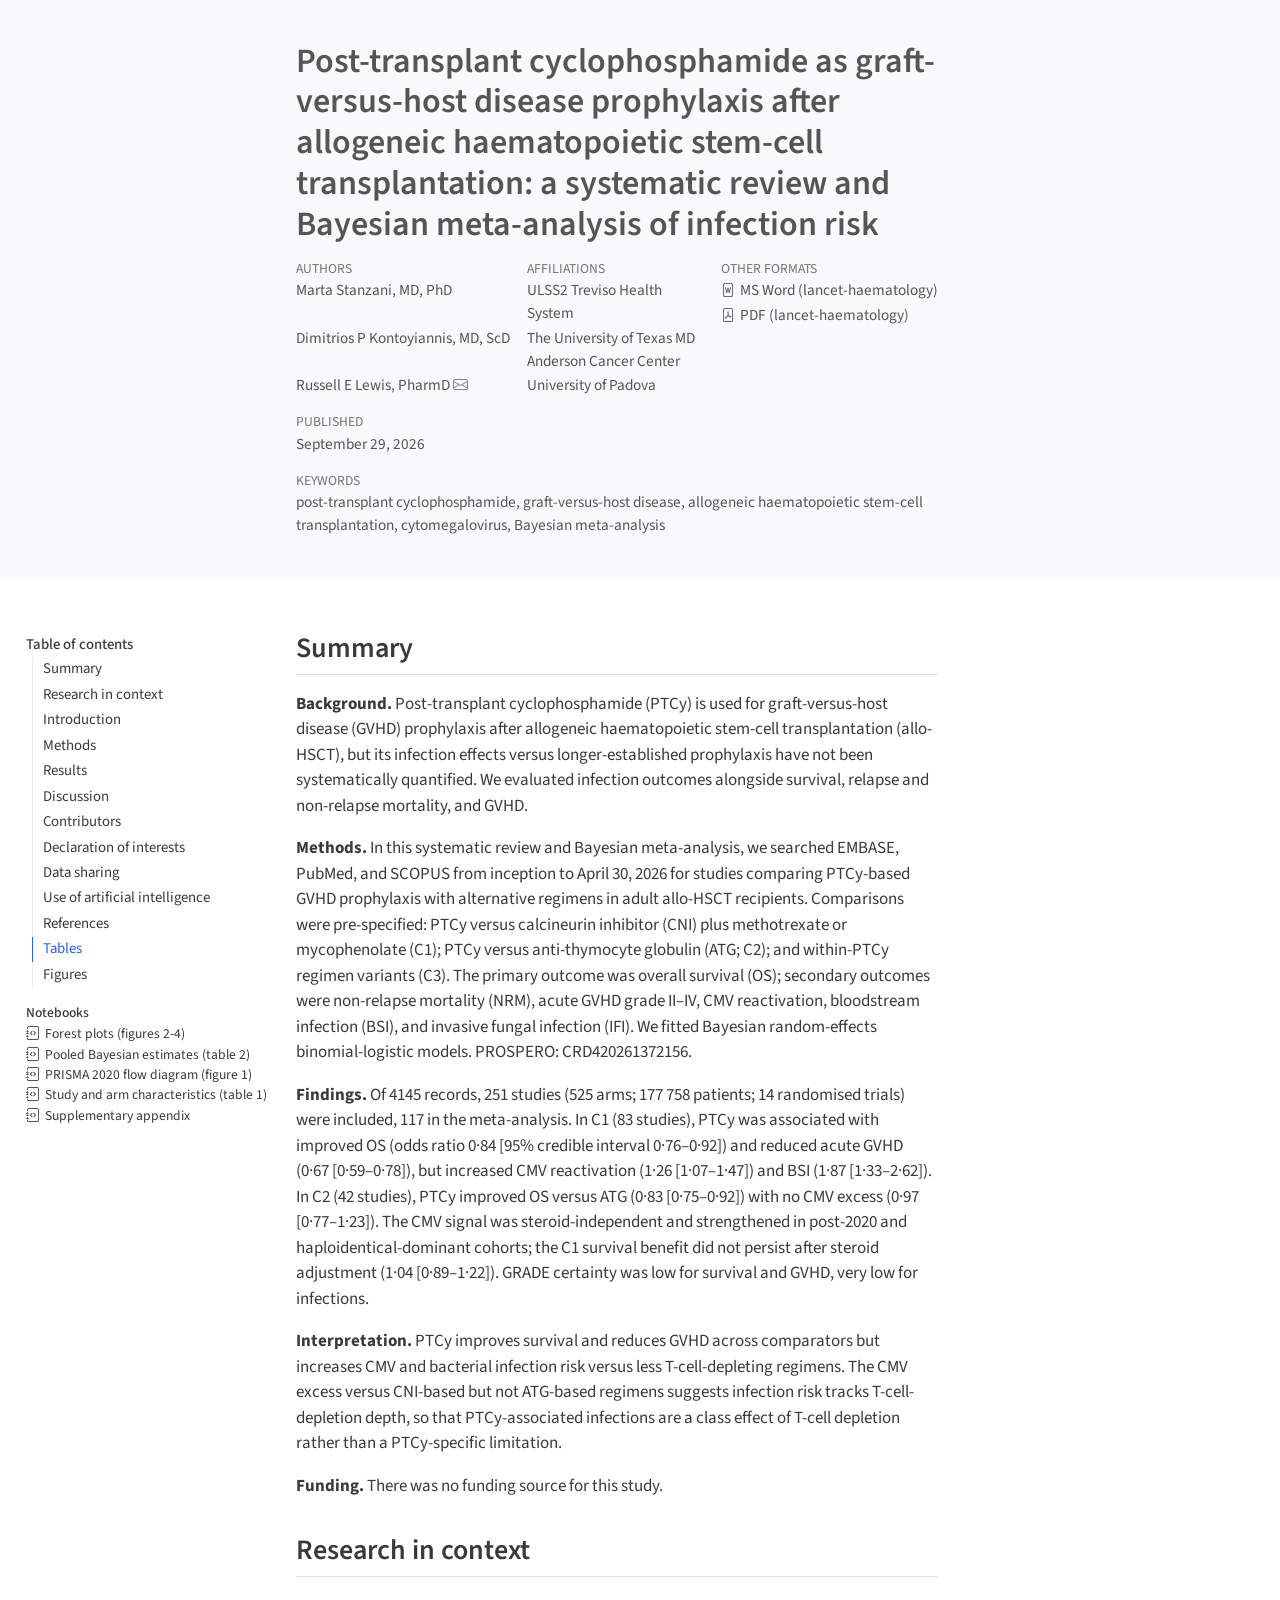
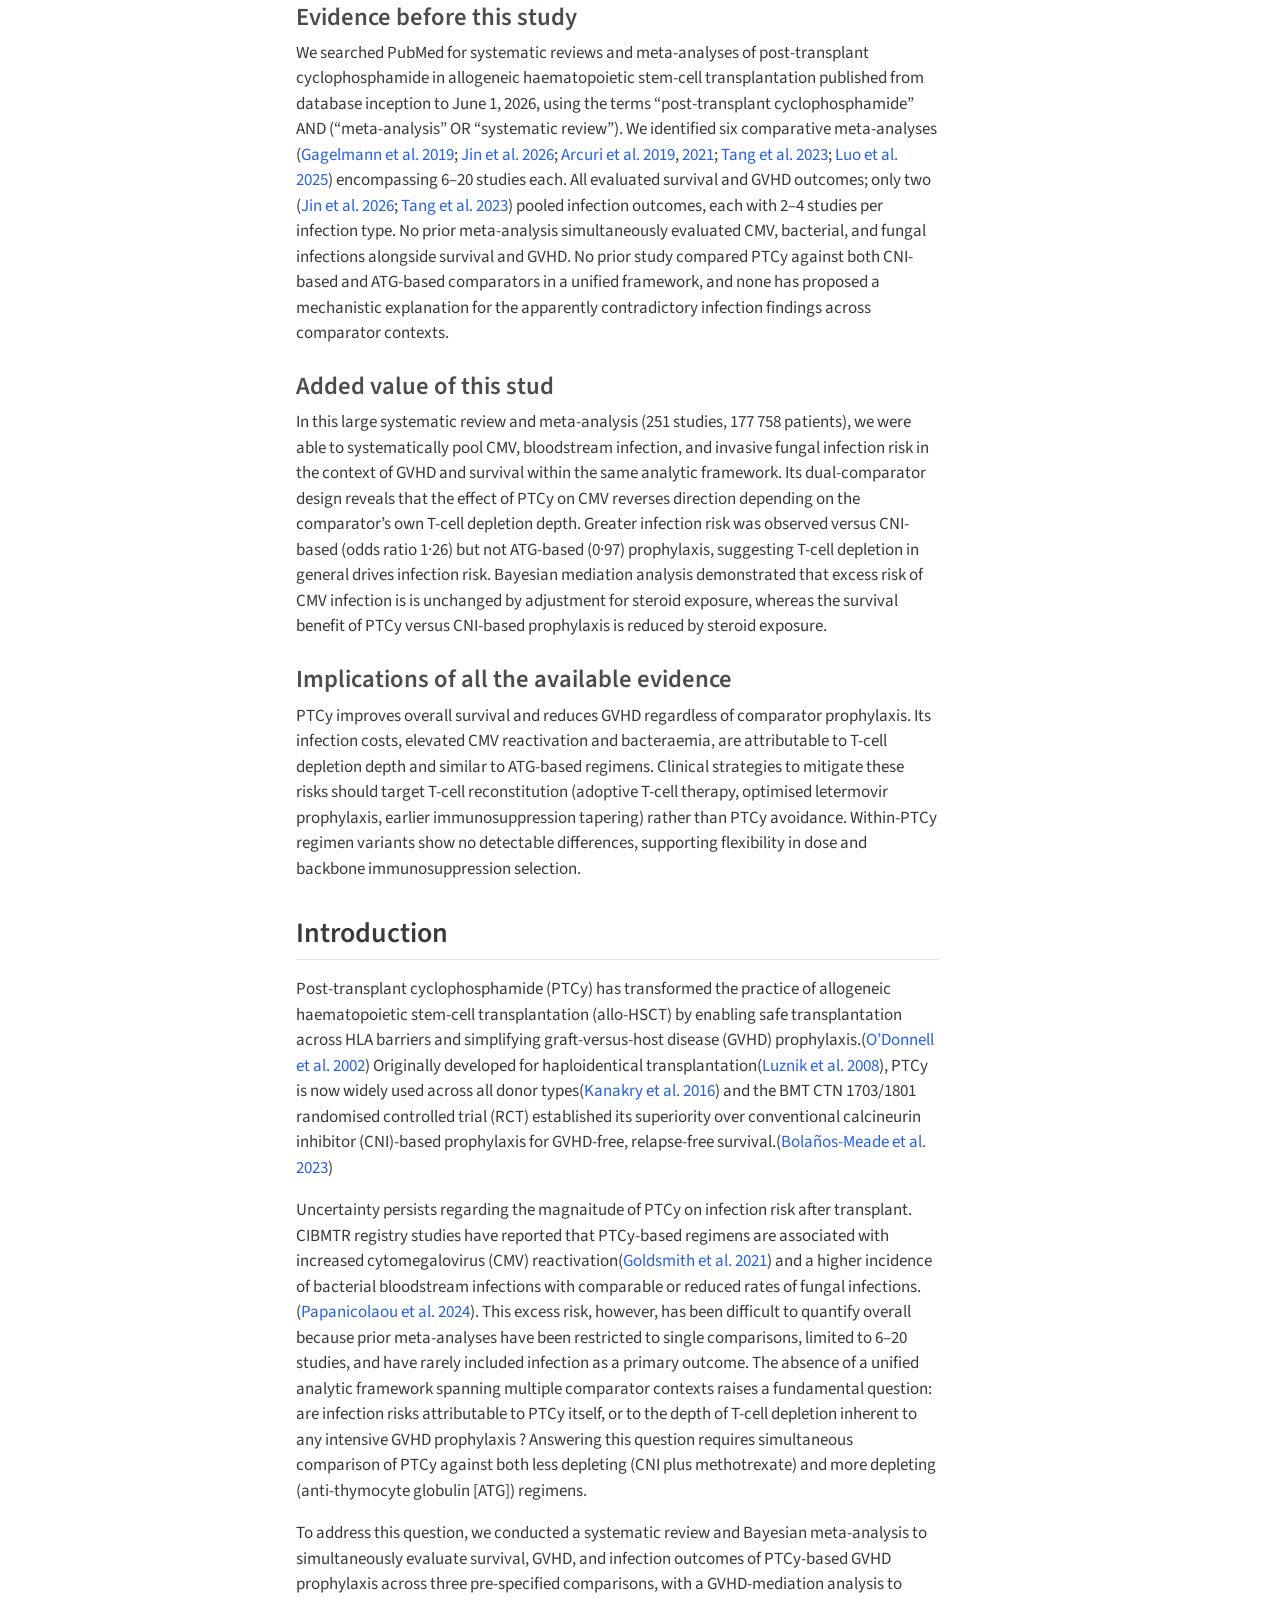
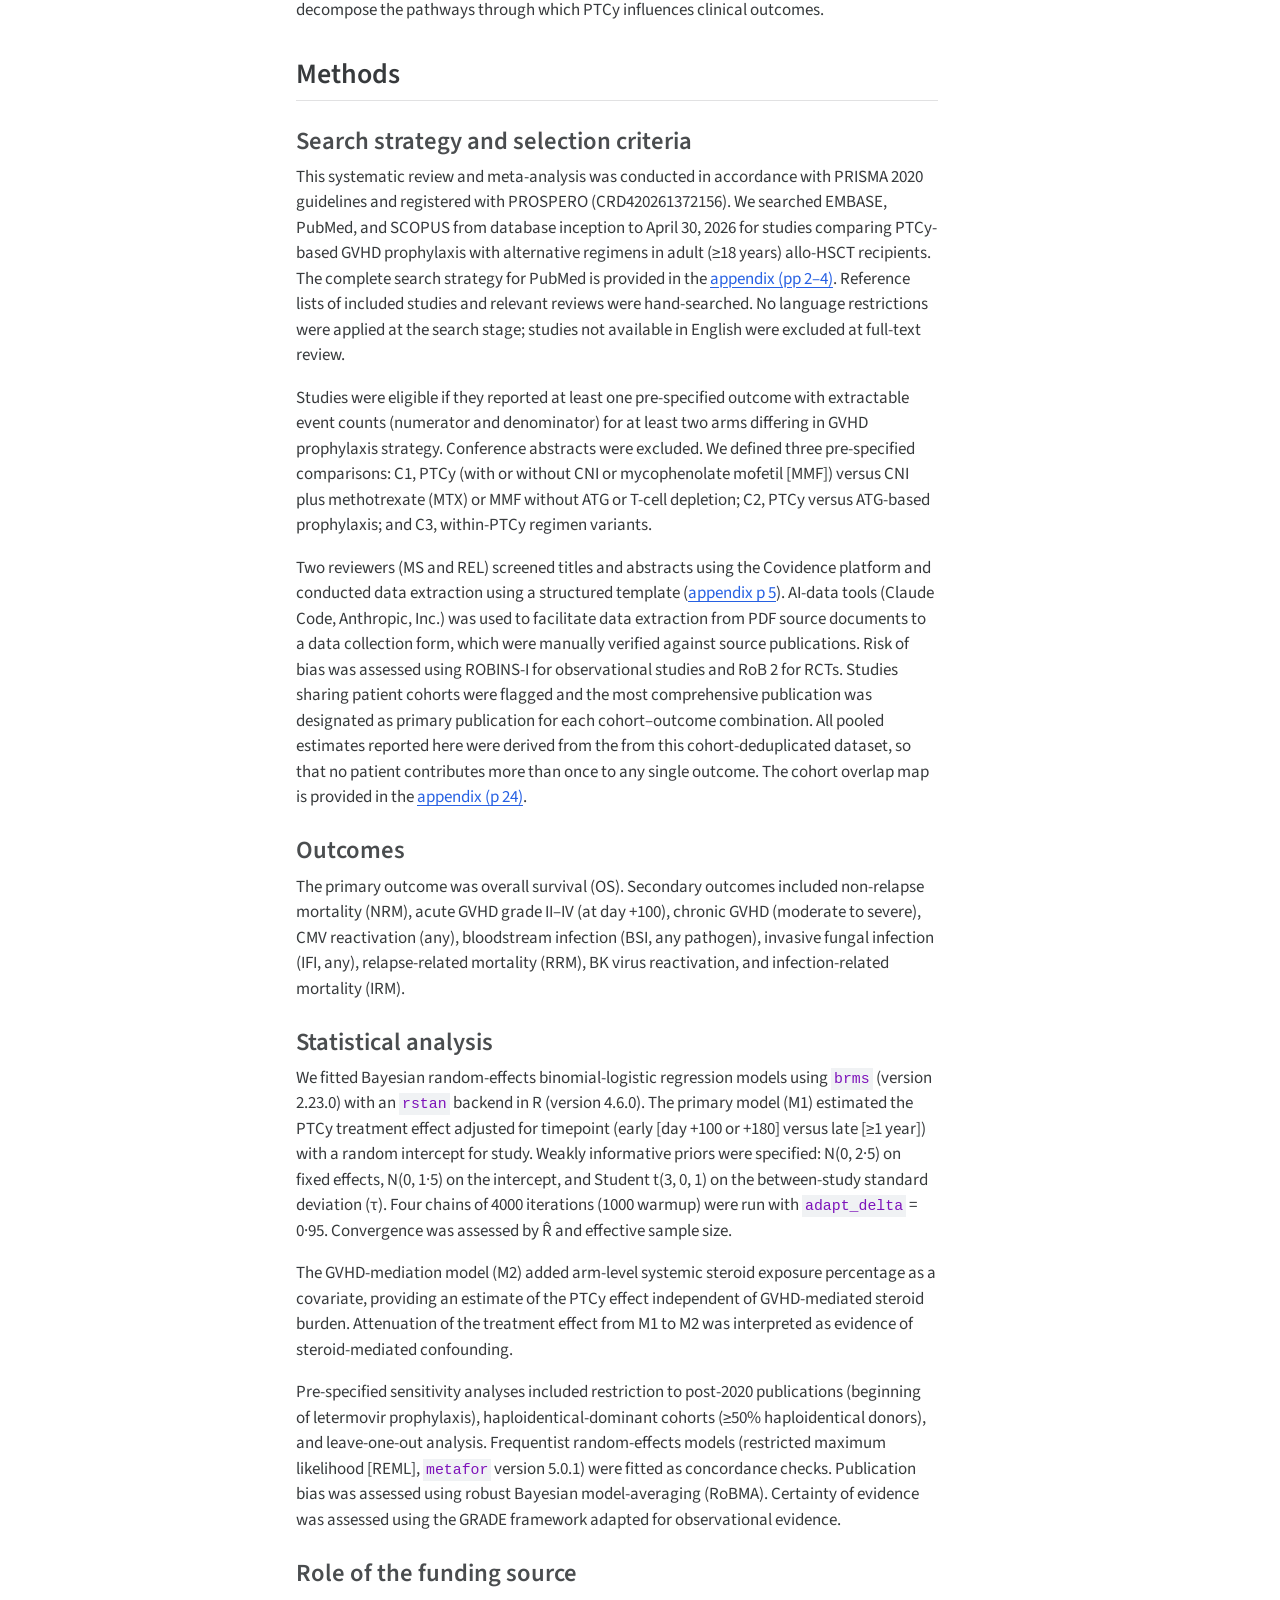
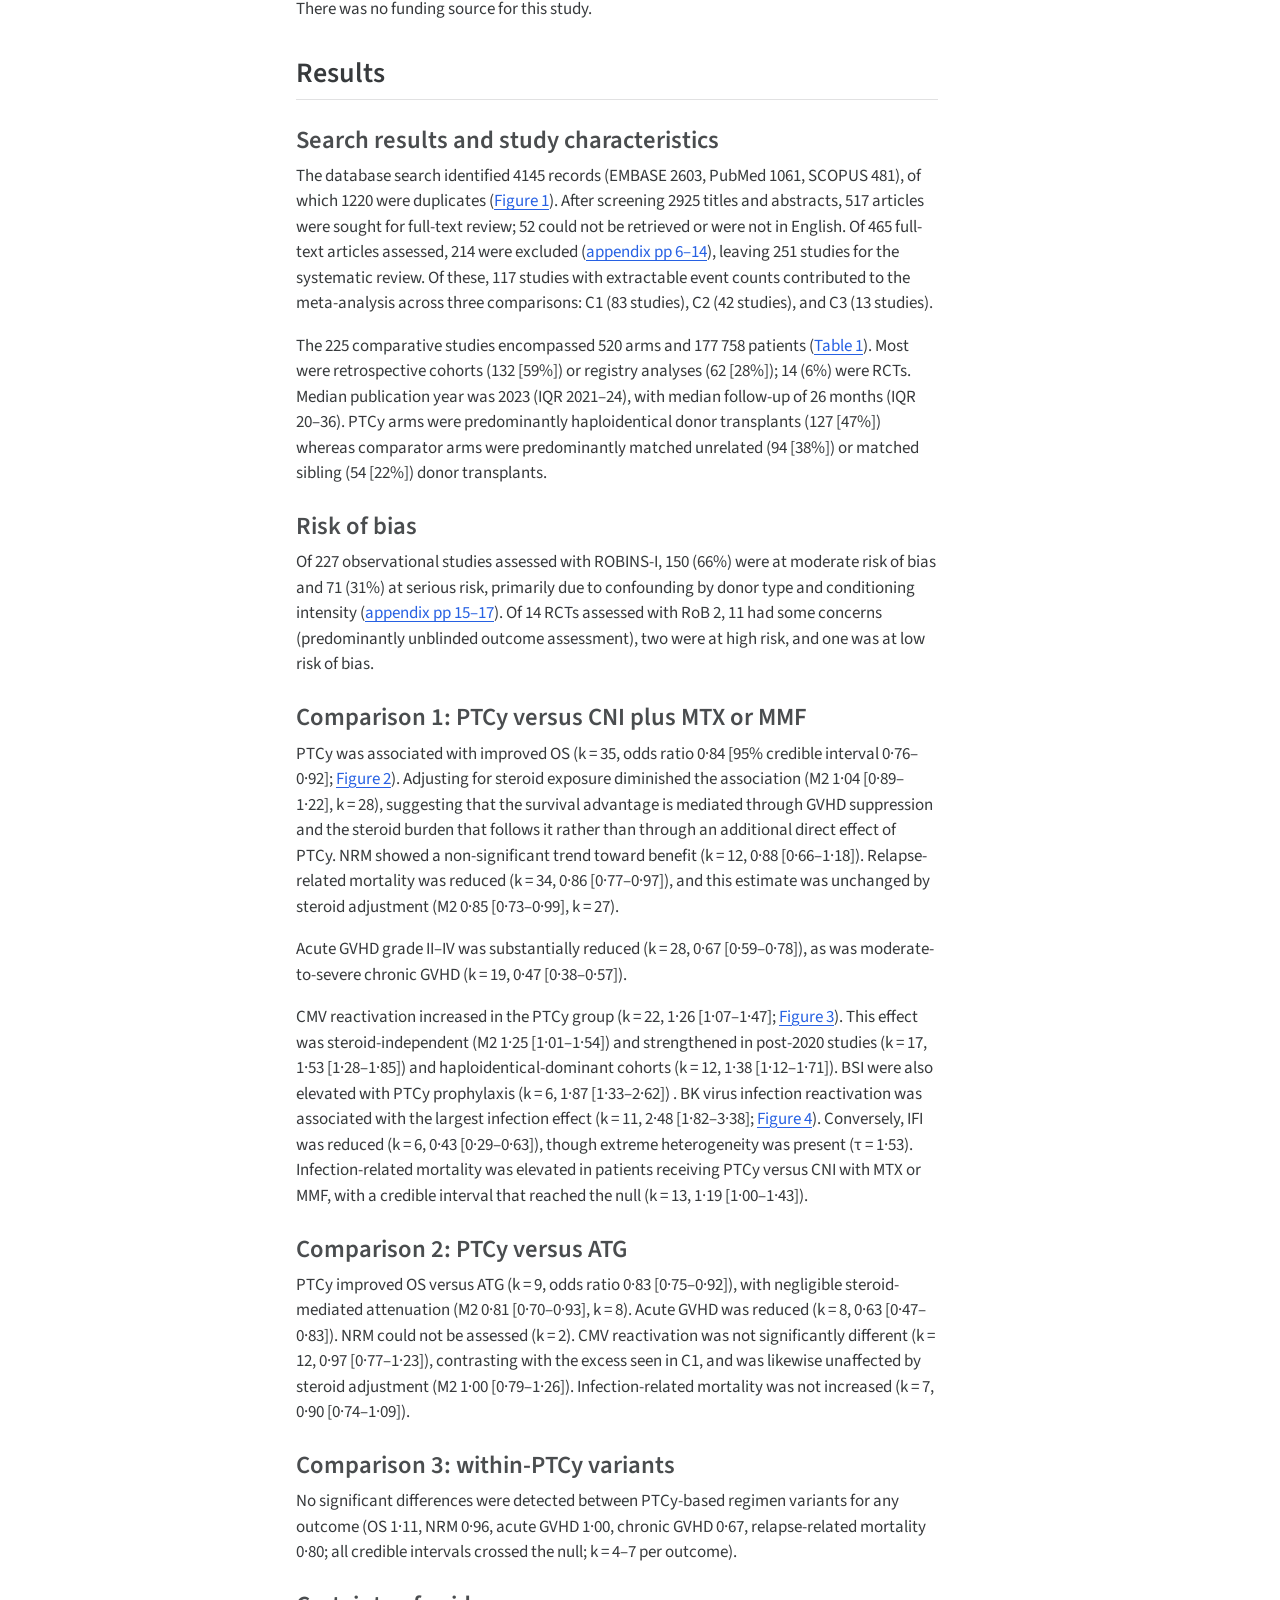
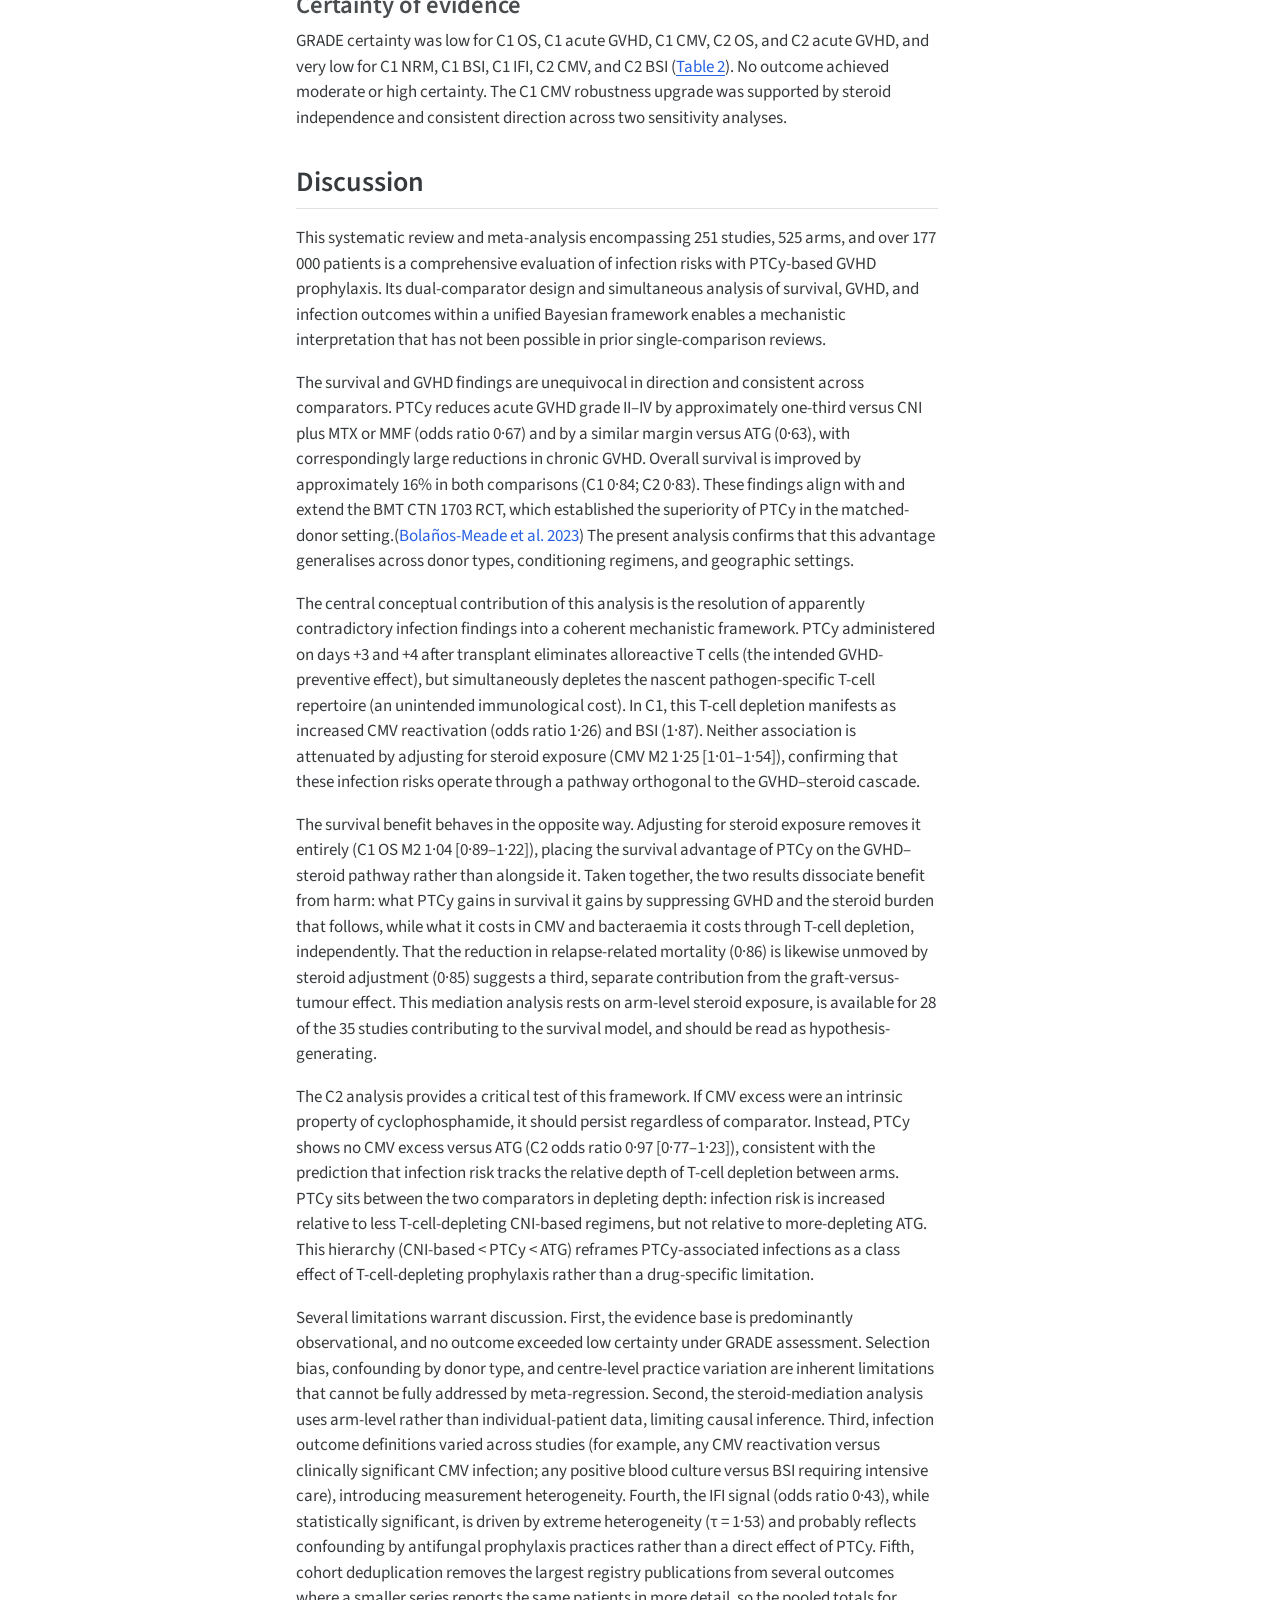
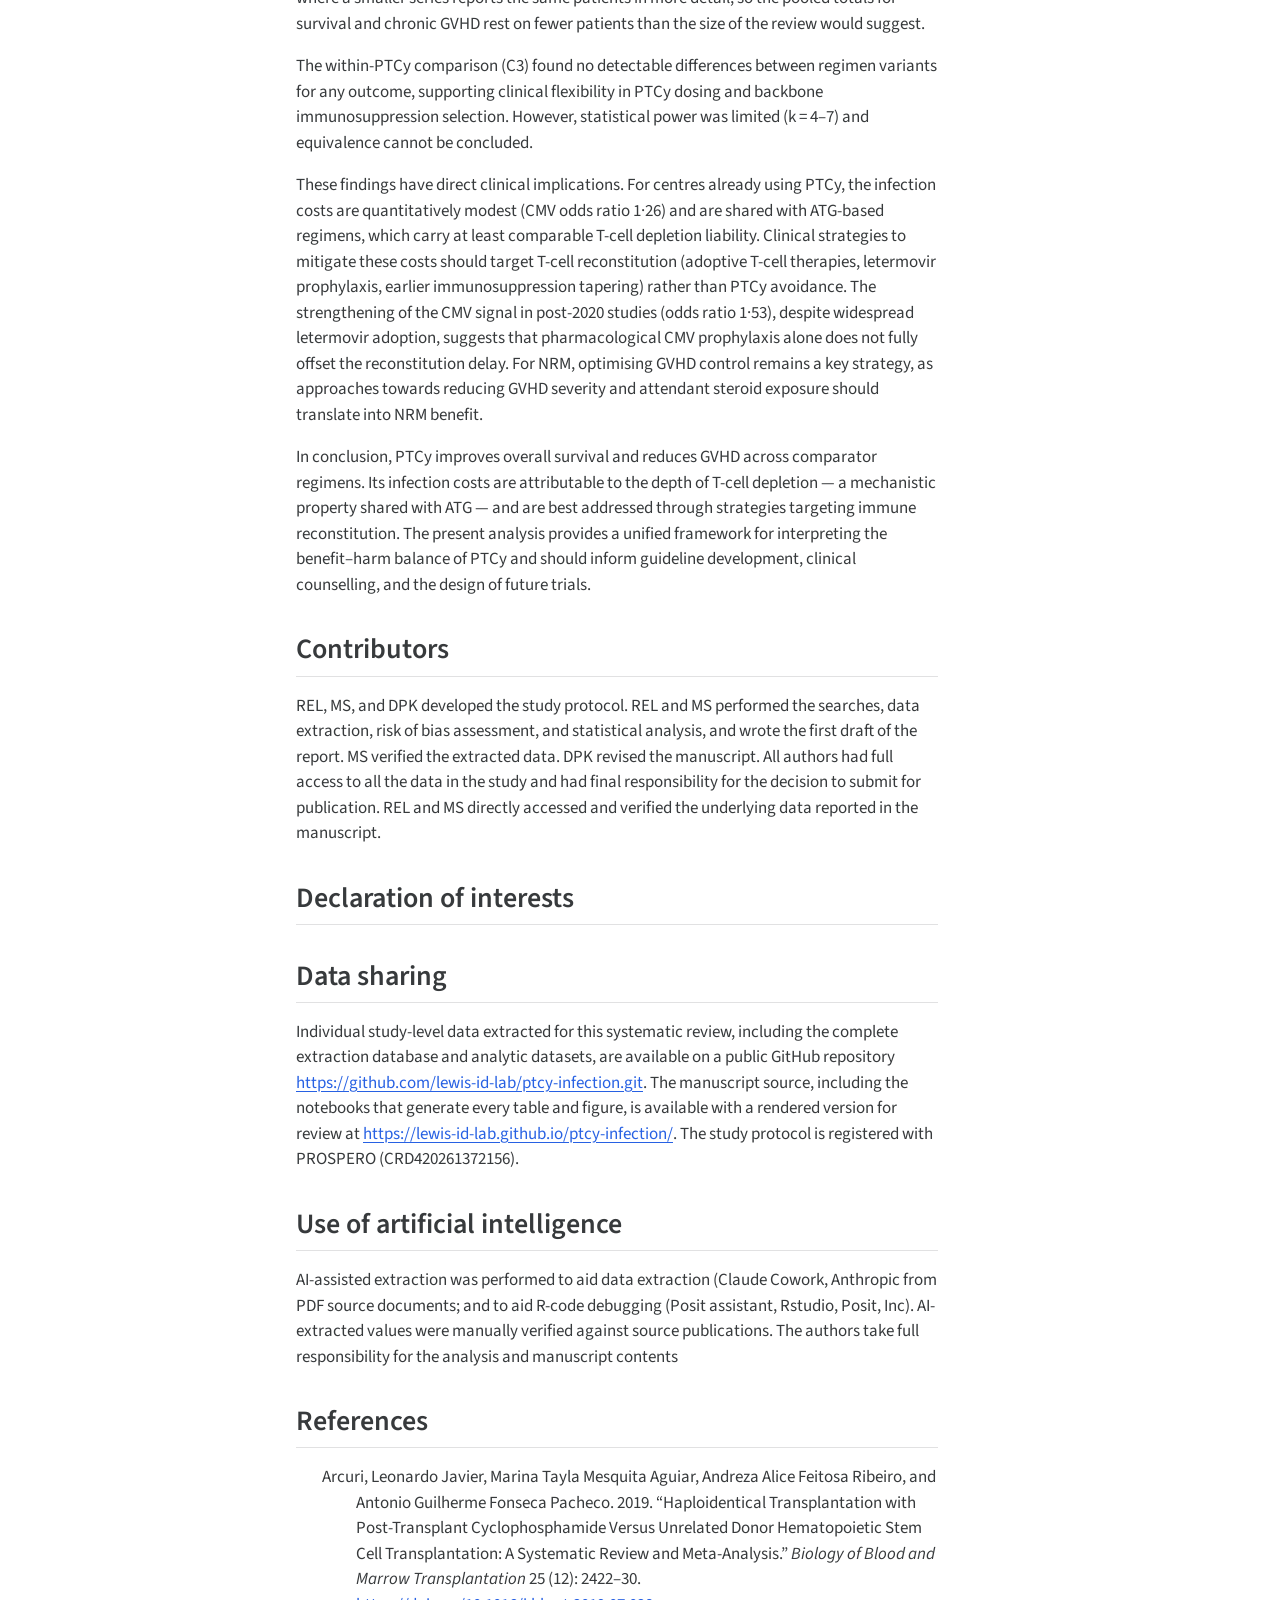
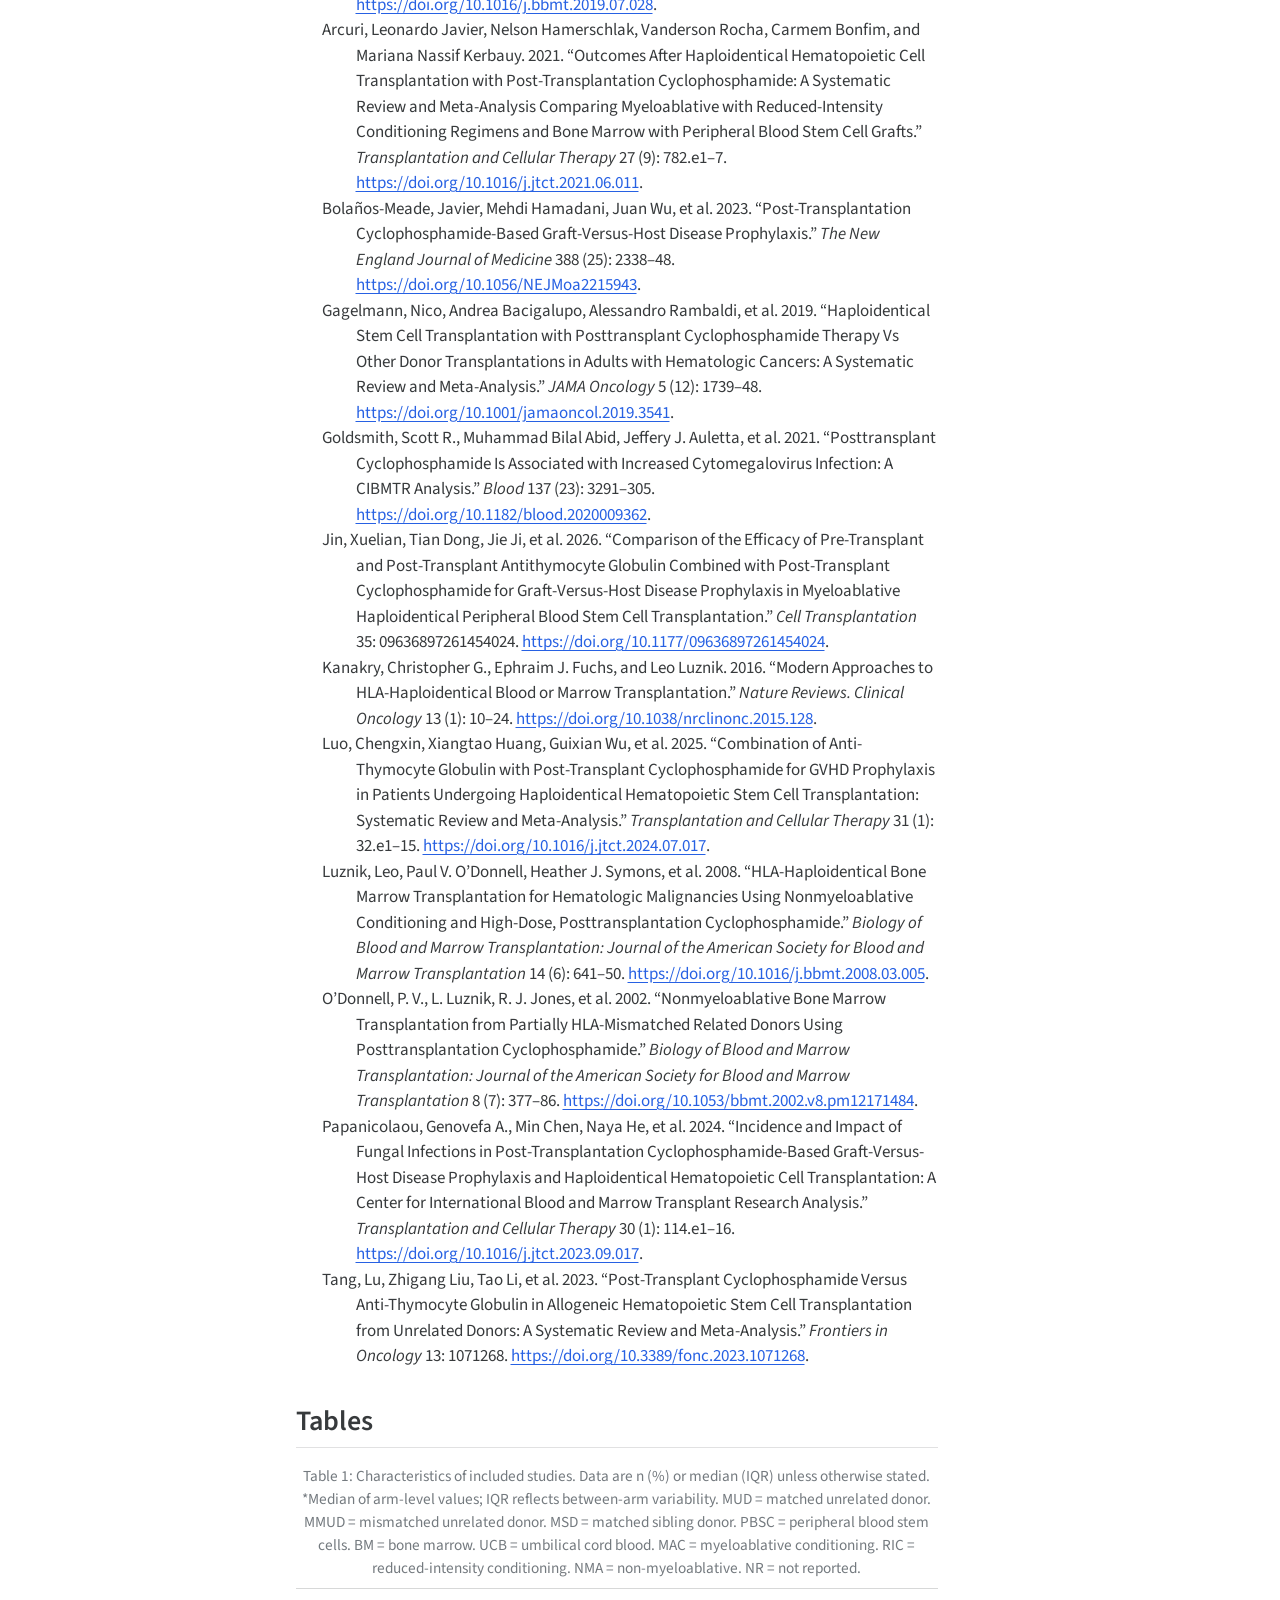
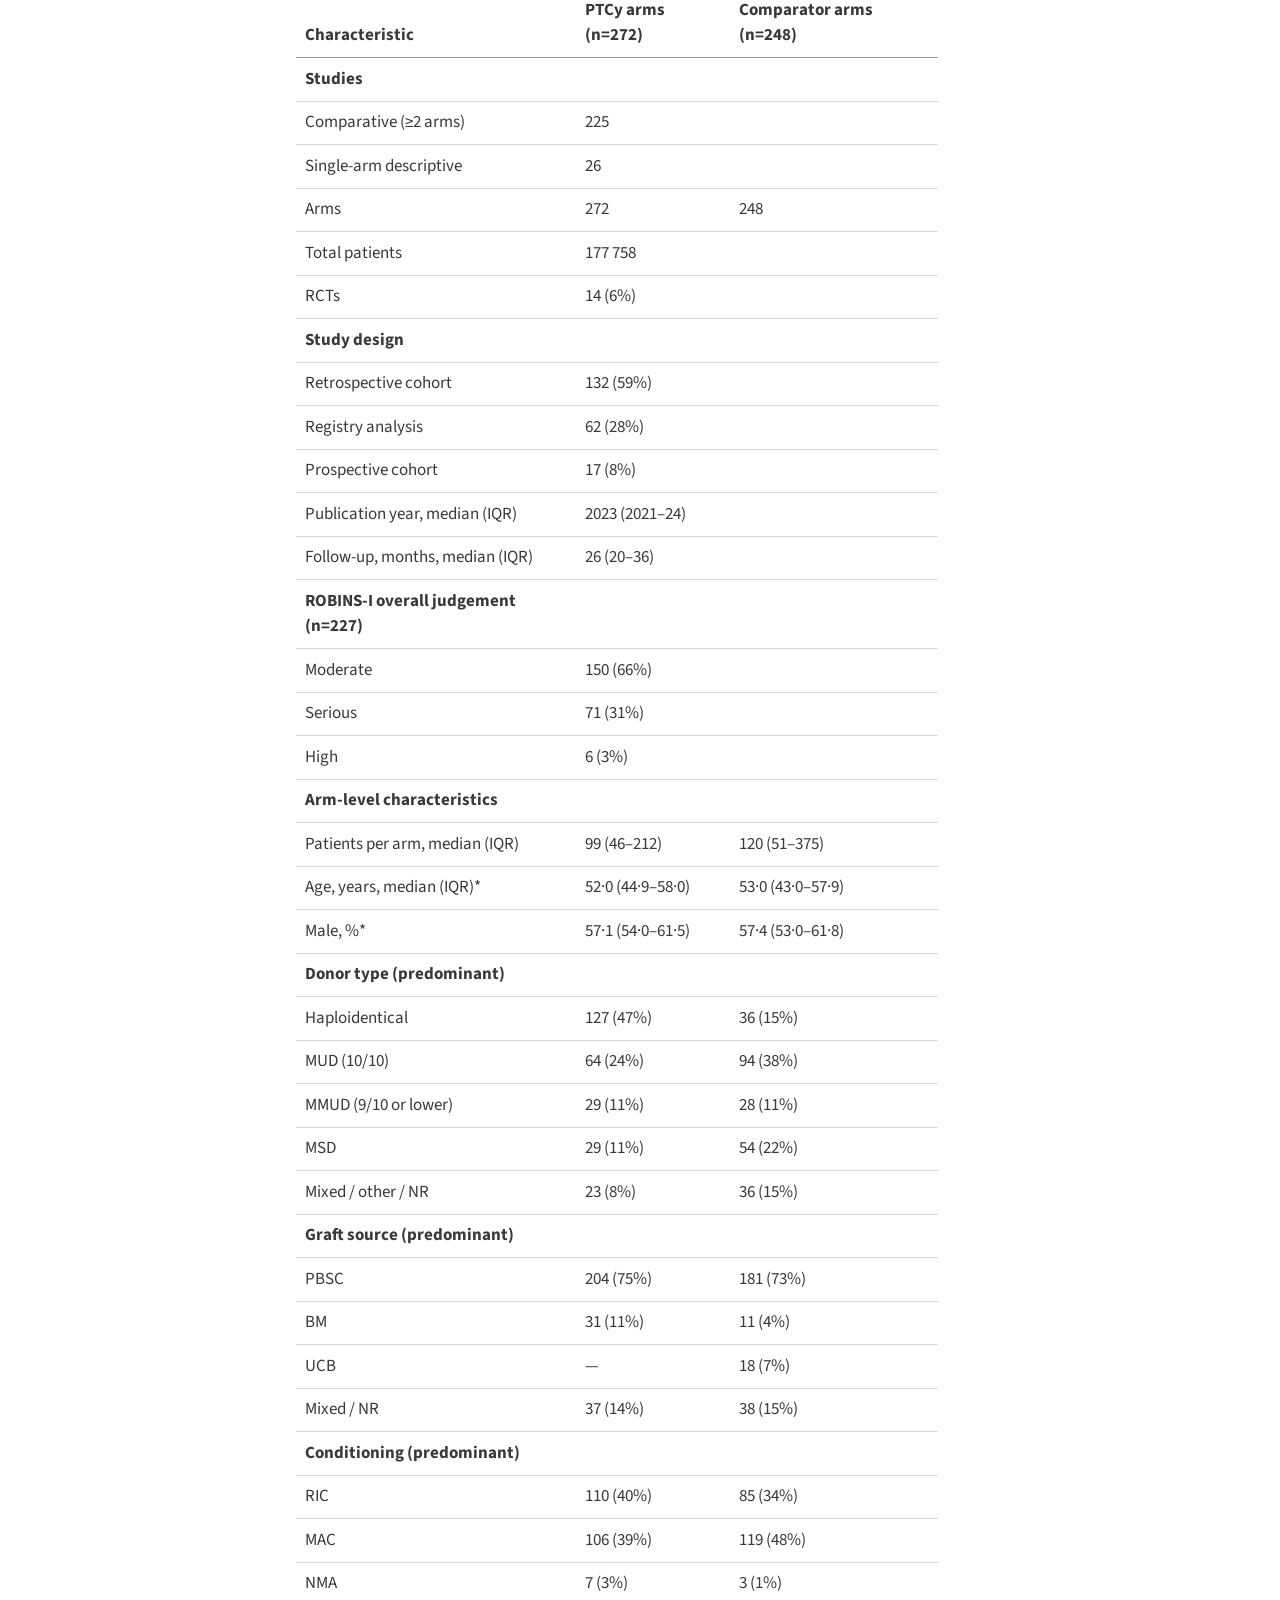
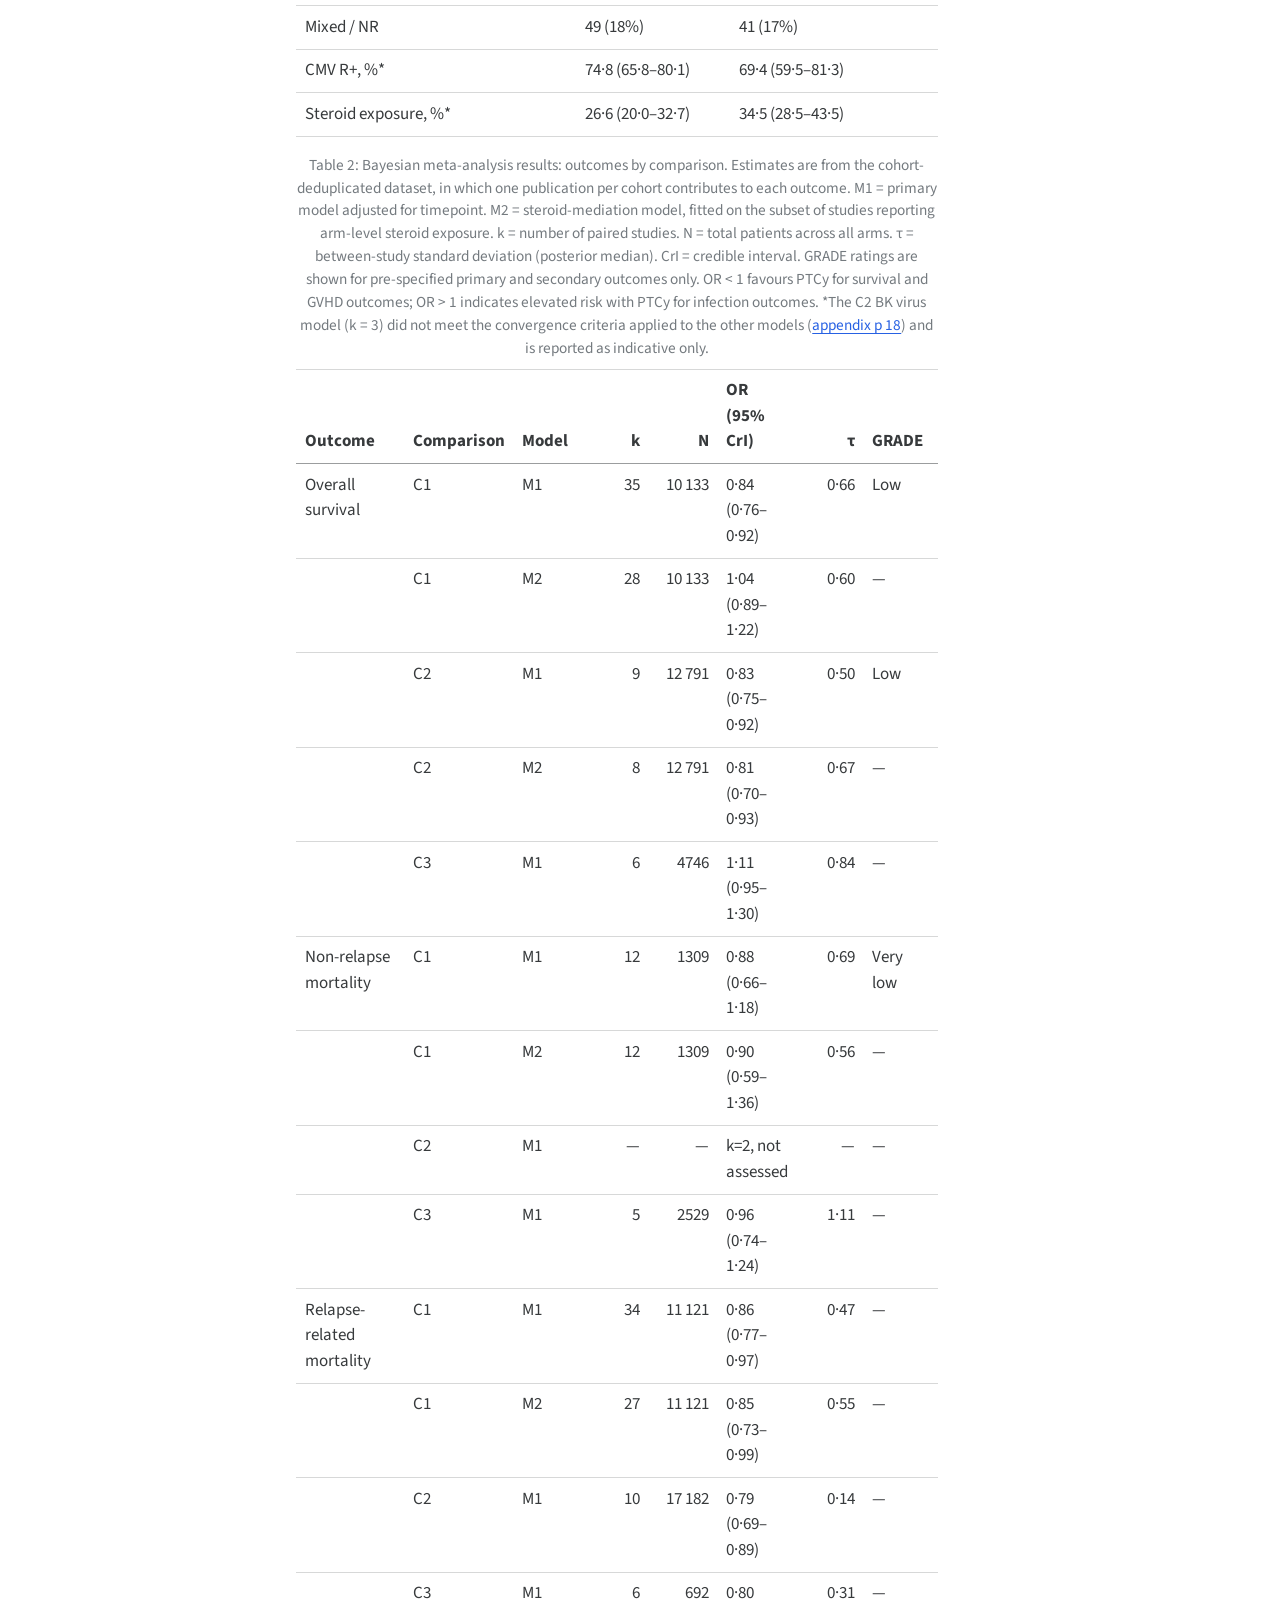
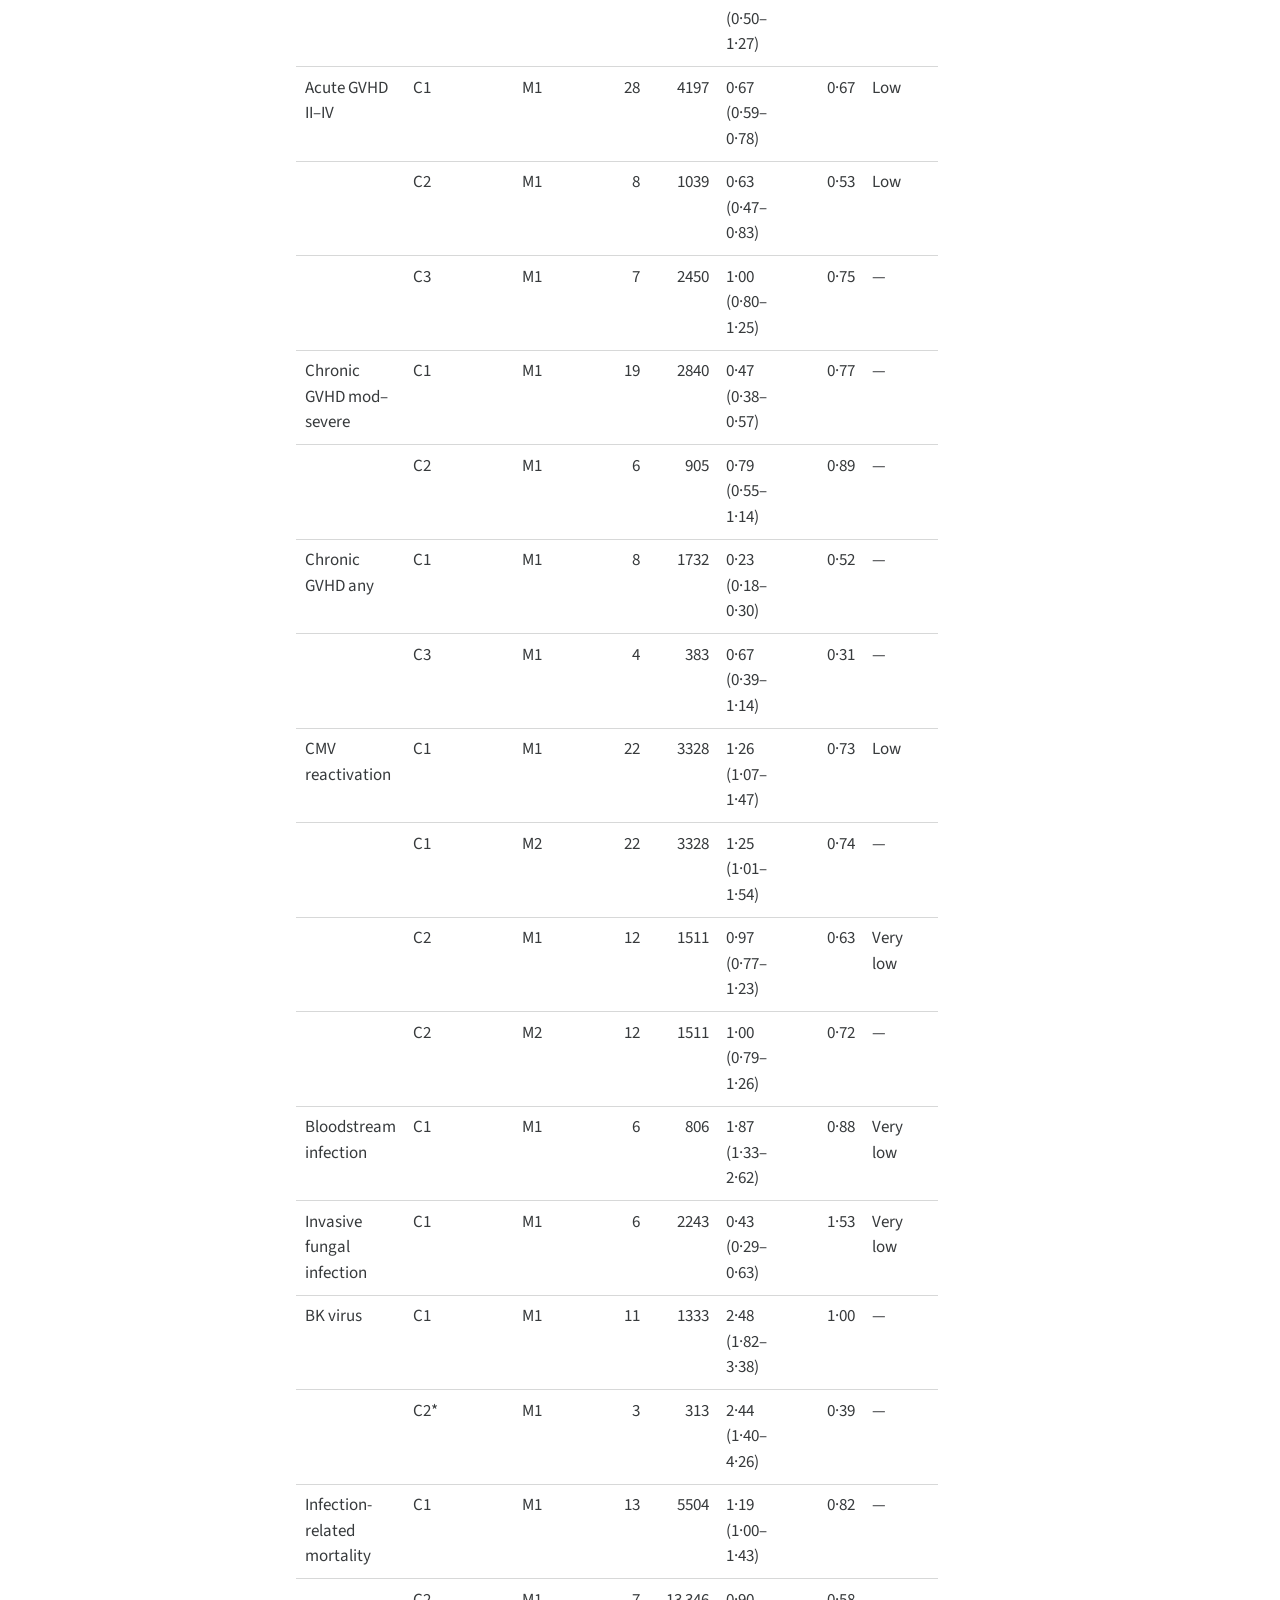
<file: index.html>
<!DOCTYPE html>
<html xmlns="http://www.w3.org/1999/xhtml" lang="en" xml:lang="en"><head>

<meta charset="utf-8">
<meta name="generator" content="quarto-1.10.18">

<meta name="viewport" content="width=device-width, initial-scale=1.0, user-scalable=yes">

<meta name="author" content="Marta Stanzani">
<meta name="author" content="Dimitrios P Kontoyiannis">
<meta name="author" content="Russell E Lewis">
<meta name="dcterms.date" content="2026-09-29">
<meta name="keywords" content="post-transplant cyclophosphamide, graft-versus-host disease, allogeneic haematopoietic stem-cell transplantation, cytomegalovirus, Bayesian meta-analysis">

<title>Post-transplant cyclophosphamide as graft-versus-host disease prophylaxis after allogeneic haematopoietic stem-cell transplantation: a systematic review and Bayesian meta-analysis of infection risk</title>
<style>
/* Default styles provided by pandoc.
** See https://pandoc.org/MANUAL.html#variables-for-html for config info.
*/
span.smallcaps{font-variant: small-caps;}
div.columns{display: flex; gap: 1.5em;}
div.column{flex: auto;}
@media screen {
div.columns{gap: min(4vw, 1.5em);}
div.column{overflow-x: auto;}
}
div.hanging-indent{margin-left: 1.5em; text-indent: -1.5em;}
ul.task-list{list-style: none;}
ul.task-list li input[type="checkbox"] {
  width: 0.8em;
  margin: 0 0.8em 0.2em -1em; /* quarto-specific, see https://github.com/quarto-dev/quarto-cli/issues/4556 */ 
  vertical-align: middle;
}
/* CSS for citations */
div.csl-bib-body { }
div.csl-entry {
  clear: both;
}
.hanging-indent div.csl-entry {
  margin-left:2em;
  text-indent:-2em;
}
div.csl-left-margin {
  min-width:2em;
  float:left;
}
div.csl-right-inline {
  margin-left:2em;
  padding-left:1em;
}
div.csl-indent {
  margin-left: 2em;
}</style>


<script src="site_libs/clipboard/clipboard.min.js"></script>
<script src="site_libs/quarto-html/quarto.js" type="module"></script>
<script src="site_libs/quarto-html/tabsets/tabsets.js" type="module"></script>
<script src="site_libs/quarto-html/popper.min.js"></script>
<script src="site_libs/quarto-html/tippy.umd.min.js"></script>
<script src="site_libs/quarto-html/anchor.min.js"></script>
<link href="site_libs/quarto-html/tippy.css" rel="stylesheet">
<link href="site_libs/quarto-html/quarto-syntax-highlighting-64a204ab8560d761af7679ceaba22944.css" rel="stylesheet" id="quarto-text-highlighting-styles">
<script src="site_libs/bootstrap/bootstrap.min.js"></script>
<link href="site_libs/bootstrap/bootstrap-icons.css" rel="stylesheet">
<link href="site_libs/bootstrap/bootstrap-62e2d20df198e8a01bb734742f2e28cf.min.css" rel="stylesheet" append-hash="true" id="quarto-bootstrap" data-mode="light">
<script src="site_libs/quarto-contrib/glightbox/glightbox.min.js"></script>
<link href="site_libs/quarto-contrib/glightbox/glightbox.min.css" rel="stylesheet">
<link href="site_libs/quarto-contrib/glightbox/lightbox.css" rel="stylesheet">


<meta name="citation_title" content="Post-transplant cyclophosphamide as graft-versus-host disease prophylaxis after allogeneic haematopoietic stem-cell transplantation: a systematic review and Bayesian meta-analysis of infection risk">
<meta name="citation_keywords" content="post-transplant cyclophosphamide,graft-versus-host disease,allogeneic haematopoietic stem-cell transplantation,cytomegalovirus,Bayesian meta-analysis">
<meta name="citation_author" content="Marta Stanzani">
<meta name="citation_author" content="Dimitrios P Kontoyiannis">
<meta name="citation_author" content="Russell E Lewis">
<meta name="citation_publication_date" content="2026-09-29">
<meta name="citation_cover_date" content="2026-09-29">
<meta name="citation_year" content="2026">
<meta name="citation_online_date" content="2026-09-29">
<meta name="citation_language" content="en">
<meta name="citation_reference" content="citation_title=Haploidentical stem cell transplantation with posttransplant cyclophosphamide therapy vs other donor transplantations in adults with hematologic cancers: A systematic review and meta-analysis;,citation_author=Nico Gagelmann;,citation_author=Andrea Bacigalupo;,citation_author=Alessandro Rambaldi;,citation_author=Dieter Hoelzer;,citation_author=Jörg Halter;,citation_author=Jaime Sanz;,citation_author=Francesca Bonifazi;,citation_author=Ellen Meijer;,citation_author=Maija Itälä-Remes;,citation_author=Markéta Marková;,citation_author=Carlos Solano;,citation_author=Nicolaus Kröger;,citation_publication_date=2019;,citation_cover_date=2019;,citation_year=2019;,citation_issue=12;,citation_doi=10.1001/jamaoncol.2019.3541;,citation_issn=2374-2437;,citation_volume=5;,citation_journal_title=JAMA Oncology;">
<meta name="citation_reference" content="citation_title=Comparison of the efficacy of pre-transplant and post-transplant antithymocyte globulin combined with post-transplant cyclophosphamide for graft-versus-host disease prophylaxis in myeloablative haploidentical peripheral blood stem cell transplantation;,citation_author=Xuelian Jin;,citation_author=Tian Dong;,citation_author=Jie Ji;,citation_author=Zhigang Liu;,citation_author=Pu Kuang;,citation_author=Jian Li;,citation_author=Yu Wu;,citation_author=Juan Xu;,citation_author=Zerong Wang;,citation_author=Jiajia Zeng;,citation_author=Zilin Xiong;,citation_author=Xinchuan Chen;,citation_publication_date=2026;,citation_cover_date=2026;,citation_year=2026;,citation_doi=10.1177/09636897261454024;,citation_issn=0963-6897;,citation_pmid=42223061;,citation_volume=35;,citation_journal_title=Cell Transplantation;">
<meta name="citation_reference" content="citation_title=Haploidentical transplantation with post-transplant cyclophosphamide versus unrelated donor hematopoietic stem cell transplantation: A systematic review and meta-analysis;,citation_author=Leonardo Javier Arcuri;,citation_author=Marina Tayla Mesquita Aguiar;,citation_author=Andreza Alice Feitosa Ribeiro;,citation_author=Antonio Guilherme Fonseca Pacheco;,citation_publication_date=2019;,citation_cover_date=2019;,citation_year=2019;,citation_issue=12;,citation_doi=10.1016/j.bbmt.2019.07.028;,citation_issn=10838791;,citation_volume=25;,citation_journal_title=Biology of Blood and Marrow Transplantation;">
<meta name="citation_reference" content="citation_title=Outcomes after haploidentical hematopoietic cell transplantation with post-transplantation cyclophosphamide: A systematic review and meta-analysis comparing myeloablative with reduced-intensity conditioning regimens and bone marrow with peripheral blood stem cell grafts;,citation_author=Leonardo Javier Arcuri;,citation_author=Nelson Hamerschlak;,citation_author=Vanderson Rocha;,citation_author=Carmem Bonfim;,citation_author=Mariana Nassif Kerbauy;,citation_publication_date=2021;,citation_cover_date=2021;,citation_year=2021;,citation_issue=9;,citation_doi=10.1016/j.jtct.2021.06.011;,citation_issn=2666-6367;,citation_pmid=34146733;,citation_volume=27;,citation_journal_title=Transplantation and Cellular Therapy;">
<meta name="citation_reference" content="citation_title=Post-transplant cyclophosphamide versus anti-thymocyte globulin in allogeneic hematopoietic stem cell transplantation from unrelated donors: A systematic review and meta-analysis;,citation_author=Lu Tang;,citation_author=Zhigang Liu;,citation_author=Tao Li;,citation_author=Tian Dong;,citation_author=Qiuhui Wu;,citation_author=Ting Niu;,citation_author=Ting Liu;,citation_author=Jie Ji;,citation_publication_date=2023;,citation_cover_date=2023;,citation_year=2023;,citation_doi=10.3389/fonc.2023.1071268;,citation_issn=2234-943X;,citation_pmid=36874098;,citation_volume=13;,citation_journal_title=Frontiers in Oncology;">
<meta name="citation_reference" content="citation_title=Combination of anti-thymocyte globulin with post-transplant cyclophosphamide for GVHD prophylaxis in patients undergoing haploidentical hematopoietic stem cell transplantation: Systematic review and meta-analysis;,citation_author=Chengxin Luo;,citation_author=Xiangtao Huang;,citation_author=Guixian Wu;,citation_author=Yarui Huang;,citation_author=Yaqun Ding;,citation_author=Zhen Huang;,citation_author=Qiuyue Song;,citation_author=Jieping Chen;,citation_author=Xi Li;,citation_author=Shuangnian Xu;,citation_publication_date=2025;,citation_cover_date=2025;,citation_year=2025;,citation_issue=1;,citation_doi=10.1016/j.jtct.2024.07.017;,citation_issn=2666-6367;,citation_pmid=39084262;,citation_volume=31;,citation_journal_title=Transplantation and Cellular Therapy;">
<meta name="citation_reference" content="citation_title=Nonmyeloablative bone marrow transplantation from partially HLA-mismatched related donors using posttransplantation cyclophosphamide;,citation_author=P. V. O’Donnell;,citation_author=L. Luznik;,citation_author=R. J. Jones;,citation_author=G. B. Vogelsang;,citation_author=M. S. Leffell;,citation_author=M. Phelps;,citation_author=P. Rhubart;,citation_author=K. Cowan;,citation_author=S. Piantados;,citation_author=E. J. Fuchs;,citation_publication_date=2002;,citation_cover_date=2002;,citation_year=2002;,citation_issue=7;,citation_doi=10.1053/bbmt.2002.v8.pm12171484;,citation_issn=1083-8791;,citation_pmid=12171484;,citation_volume=8;,citation_journal_title=Biology of Blood and Marrow Transplantation: Journal of the American Society for Blood and Marrow Transplantation;">
<meta name="citation_reference" content="citation_title=HLA-haploidentical bone marrow transplantation for hematologic malignancies using nonmyeloablative conditioning and high-dose, posttransplantation cyclophosphamide;,citation_author=Leo Luznik;,citation_author=Paul V. O’Donnell;,citation_author=Heather J. Symons;,citation_author=Allen R. Chen;,citation_author=M. Susan Leffell;,citation_author=Marianna Zahurak;,citation_author=Ted A. Gooley;,citation_author=Steve Piantadosi;,citation_author=Michele Kaup;,citation_author=Richard F. Ambinder;,citation_author=Carol Ann Huff;,citation_author=William Matsui;,citation_author=Javier Bolaños-Meade;,citation_author=Ivan Borrello;,citation_author=Jonathan D. Powell;,citation_author=Elizabeth Harrington;,citation_author=Sandy Warnock;,citation_author=Mary Flowers;,citation_author=Robert A. Brodsky;,citation_author=Brenda M. Sandmaier;,citation_author=Rainer F. Storb;,citation_author=Richard J. Jones;,citation_author=Ephraim J. Fuchs;,citation_publication_date=2008;,citation_cover_date=2008;,citation_year=2008;,citation_issue=6;,citation_doi=10.1016/j.bbmt.2008.03.005;,citation_issn=1523-6536;,citation_pmid=18489989;,citation_volume=14;,citation_journal_title=Biology of Blood and Marrow Transplantation: Journal of the American Society for Blood and Marrow Transplantation;">
<meta name="citation_reference" content="citation_title=Modern approaches to HLA-haploidentical blood or marrow transplantation;,citation_author=Christopher G. Kanakry;,citation_author=Ephraim J. Fuchs;,citation_author=Leo Luznik;,citation_publication_date=2016;,citation_cover_date=2016;,citation_year=2016;,citation_issue=1;,citation_doi=10.1038/nrclinonc.2015.128;,citation_issn=1759-4782;,citation_pmid=26305035;,citation_volume=13;,citation_journal_title=Nature Reviews. Clinical Oncology;">
<meta name="citation_reference" content="citation_title=Post-transplantation cyclophosphamide-based graft-versus-host disease prophylaxis;,citation_author=Javier Bolaños-Meade;,citation_author=Mehdi Hamadani;,citation_author=Juan Wu;,citation_author=Monzr M. Al Malki;,citation_author=Michael J. Martens;,citation_author=Lyndsey Runaas;,citation_author=Hany Elmariah;,citation_author=Andrew R. Rezvani;,citation_author=Mahasweta Gooptu;,citation_author=Karilyn T. Larkin;,citation_author=Brian C. Shaffer;,citation_author=Najla El Jurdi;,citation_author=Alison W. Loren;,citation_author=Melhem Solh;,citation_author=Aric C. Hall;,citation_author=Amin M. Alousi;,citation_author=Omer H. Jamy;,citation_author=Miguel-Angel Perales;,citation_author=Janny M. Yao;,citation_author=Kristy Applegate;,citation_author=Ami S. Bhatt;,citation_author=Leslie S. Kean;,citation_author=Yvonne A. Efebera;,citation_author=Ran Reshef;,citation_author=William Clark;,citation_author=Nancy L. DiFronzo;,citation_author=Eric Leifer;,citation_author=Mary M. Horowitz;,citation_author=Richard J. Jones;,citation_author=Shernan G. Holtan;,citation_author=BMT CTN 1703 Investigators;,citation_publication_date=2023;,citation_cover_date=2023;,citation_year=2023;,citation_issue=25;,citation_doi=10.1056/NEJMoa2215943;,citation_issn=1533-4406;,citation_pmid=37342922;,citation_volume=388;,citation_journal_title=The New England Journal of Medicine;">
<meta name="citation_reference" content="citation_title=Posttransplant cyclophosphamide is associated with increased cytomegalovirus infection: A CIBMTR analysis;,citation_author=Scott R. Goldsmith;,citation_author=Muhammad Bilal Abid;,citation_author=Jeffery J. Auletta;,citation_author=Asad Bashey;,citation_author=Amer Beitinjaneh;,citation_author=Paul Castillo;,citation_author=Roy F. Chemaly;,citation_author=Min Chen;,citation_author=Stefan Ciurea;,citation_author=Christopher E. Dandoy;,citation_author=Miguel Ángel Díaz;,citation_author=Ephraim Fuchs;,citation_author=Siddhartha Ganguly;,citation_author=Christopher G. Kanakry;,citation_author=Jennifer A. Kanakry;,citation_author=Soyoung Kim;,citation_author=Krishna V. Komanduri;,citation_author=Maxwell M. Krem;,citation_author=Hillard M. Lazarus;,citation_author=Hongtao Liu;,citation_author=Per Ljungman;,citation_author=Richard Masiarz;,citation_author=Carolyn Mulroney;,citation_author=Sunita Nathan;,citation_author=Taiga Nishihori;,citation_author=Kristin M. Page;,citation_author=Miguel-Angel Perales;,citation_author=Randy Taplitz;,citation_author=Rizwan Romee;,citation_author=Marcie Riches;,citation_publication_date=2021;,citation_cover_date=2021;,citation_year=2021;,citation_issue=23;,citation_doi=10.1182/blood.2020009362;,citation_issn=1528-0020;,citation_pmid=33657221;,citation_volume=137;,citation_journal_title=Blood;">
<meta name="citation_reference" content="citation_title=Incidence and impact of fungal infections in post-transplantation cyclophosphamide-based graft-versus-host disease prophylaxis and haploidentical hematopoietic cell transplantation: A center for international blood and marrow transplant research analysis;,citation_author=Genovefa A. Papanicolaou;,citation_author=Min Chen;,citation_author=Naya He;,citation_author=Michael J. Martens;,citation_author=Soyoung Kim;,citation_author=Marjorie V. Batista;,citation_author=Neel S. Bhatt;,citation_author=Peiman Hematti;,citation_author=Joshua A. Hill;,citation_author=Hongtao Liu;,citation_author=Sunita Nathan;,citation_author=Matthew D. Seftel;,citation_author=Akshay Sharma;,citation_author=Edmund K. Waller;,citation_author=John R. Wingard;,citation_author=Jo-Anne H. Young;,citation_author=Christopher E. Dandoy;,citation_author=Miguel-Angel Perales;,citation_author=Roy F. Chemaly;,citation_author=Marcie Riches;,citation_author=Celalettin Ustun;,citation_publication_date=2024;,citation_cover_date=2024;,citation_year=2024;,citation_issue=1;,citation_doi=10.1016/j.jtct.2023.09.017;,citation_issn=2666-6367;,citation_volume=30;,citation_journal_title=Transplantation and Cellular Therapy;">
</head>

<body class="quarto-light">

<header id="title-block-header" class="quarto-title-block default toc-left page-columns page-full">
  <div class="quarto-title-banner page-columns page-full">
    <div class="quarto-title column-body">
      <h1 class="title">Post-transplant cyclophosphamide as graft-versus-host disease prophylaxis after allogeneic haematopoietic stem-cell transplantation: a systematic review and Bayesian meta-analysis of infection risk</h1>
          </div>

    
    <div class="quarto-title-meta-container">
      <div class="quarto-title-meta-column-start">
            <div class="quarto-title-meta-author">
          <div class="quarto-title-meta-heading">Authors</div>
          <div class="quarto-title-meta-heading">Affiliations</div>
          
                <div class="quarto-title-meta-contents">
            <p class="author">Marta Stanzani, MD, PhD </p>
          </div>
                <div class="quarto-title-meta-contents">
                    <p class="affiliation">
                        ULSS2 Treviso Health System
                      </p>
                  </div>
                      <div class="quarto-title-meta-contents">
            <p class="author">Dimitrios P Kontoyiannis, MD, ScD </p>
          </div>
                <div class="quarto-title-meta-contents">
                    <p class="affiliation">
                        The University of Texas MD Anderson Cancer Center
                      </p>
                  </div>
                      <div class="quarto-title-meta-contents">
            <p class="author">Russell E Lewis, PharmD <a href="mailto:russelledward.lewis@unipd.it" class="quarto-title-author-email"><i class="bi bi-envelope"></i></a> </p>
          </div>
                <div class="quarto-title-meta-contents">
                    <p class="affiliation">
                        University of Padova
                      </p>
                  </div>
                    </div>
        
        <div class="quarto-title-meta">

                      
                <div>
            <div class="quarto-title-meta-heading">Published</div>
            <div class="quarto-title-meta-contents">
              <p class="date">September 29, 2026</p>
            </div>
          </div>
          
                
              </div>
      </div>
      <div class="quarto-title-meta-column-end quarto-other-formats-target">
      <div class="quarto-alternate-formats"><div class="quarto-title-meta-heading">Other Formats</div><div class="quarto-title-meta-contents"><p><a href="index.docx"><i class="bi bi-file-word"></i>MS Word (lancet-haematology)</a></p></div><div class="quarto-title-meta-contents"><p><a href="index.pdf"><i class="bi bi-file-pdf"></i>PDF (lancet-haematology)</a></p></div></div></div>
    </div>


    <div>
      <div class="keywords">
        <div class="block-title">Keywords</div>
        <p>post-transplant cyclophosphamide, graft-versus-host disease, allogeneic haematopoietic stem-cell transplantation, cytomegalovirus, Bayesian meta-analysis</p>
      </div>
    </div>

    <div class="quarto-other-links-text-target">
    </div>  </div>
</header><div id="quarto-content" class="page-columns page-rows-contents page-layout-article toc-left">
<div id="quarto-sidebar-toc-left" class="sidebar toc-left">
  <nav id="TOC" role="doc-toc" class="toc-active">
    <h2 id="toc-title">Table of contents</h2>
   
  <ul>
  <li><a href="#summary" id="toc-summary" class="nav-link active" data-scroll-target="#summary">Summary</a></li>
  <li><a href="#research-in-context" id="toc-research-in-context" class="nav-link" data-scroll-target="#research-in-context">Research in context</a></li>
  <li><a href="#introduction" id="toc-introduction" class="nav-link" data-scroll-target="#introduction">Introduction</a></li>
  <li><a href="#methods" id="toc-methods" class="nav-link" data-scroll-target="#methods">Methods</a>
  <ul class="collapse">
  <li><a href="#search-strategy-and-selection-criteria" id="toc-search-strategy-and-selection-criteria" class="nav-link" data-scroll-target="#search-strategy-and-selection-criteria">Search strategy and selection criteria</a></li>
  <li><a href="#outcomes" id="toc-outcomes" class="nav-link" data-scroll-target="#outcomes">Outcomes</a></li>
  <li><a href="#statistical-analysis" id="toc-statistical-analysis" class="nav-link" data-scroll-target="#statistical-analysis">Statistical analysis</a></li>
  <li><a href="#role-of-the-funding-source" id="toc-role-of-the-funding-source" class="nav-link" data-scroll-target="#role-of-the-funding-source">Role of the funding source</a></li>
  </ul></li>
  <li><a href="#results" id="toc-results" class="nav-link" data-scroll-target="#results">Results</a>
  <ul class="collapse">
  <li><a href="#search-results-and-study-characteristics" id="toc-search-results-and-study-characteristics" class="nav-link" data-scroll-target="#search-results-and-study-characteristics">Search results and study characteristics</a></li>
  <li><a href="#risk-of-bias" id="toc-risk-of-bias" class="nav-link" data-scroll-target="#risk-of-bias">Risk of bias</a></li>
  <li><a href="#comparison-1-ptcy-versus-cni-plus-mtx-or-mmf" id="toc-comparison-1-ptcy-versus-cni-plus-mtx-or-mmf" class="nav-link" data-scroll-target="#comparison-1-ptcy-versus-cni-plus-mtx-or-mmf">Comparison 1: PTCy versus CNI plus MTX or MMF</a></li>
  <li><a href="#comparison-2-ptcy-versus-atg" id="toc-comparison-2-ptcy-versus-atg" class="nav-link" data-scroll-target="#comparison-2-ptcy-versus-atg">Comparison 2: PTCy versus ATG</a></li>
  <li><a href="#comparison-3-within-ptcy-variants" id="toc-comparison-3-within-ptcy-variants" class="nav-link" data-scroll-target="#comparison-3-within-ptcy-variants">Comparison 3: within-PTCy variants</a></li>
  <li><a href="#certainty-of-evidence" id="toc-certainty-of-evidence" class="nav-link" data-scroll-target="#certainty-of-evidence">Certainty of evidence</a></li>
  </ul></li>
  <li><a href="#discussion" id="toc-discussion" class="nav-link" data-scroll-target="#discussion">Discussion</a></li>
  <li><a href="#contributors" id="toc-contributors" class="nav-link" data-scroll-target="#contributors">Contributors</a></li>
  <li><a href="#declaration-of-interests" id="toc-declaration-of-interests" class="nav-link" data-scroll-target="#declaration-of-interests">Declaration of interests</a></li>
  <li><a href="#data-sharing" id="toc-data-sharing" class="nav-link" data-scroll-target="#data-sharing">Data sharing</a></li>
  <li><a href="#use-of-artificial-intelligence" id="toc-use-of-artificial-intelligence" class="nav-link" data-scroll-target="#use-of-artificial-intelligence">Use of artificial intelligence</a></li>
  <li><a href="#references" id="toc-references" class="nav-link" data-scroll-target="#references">References</a></li>
  <li><a href="#tables" id="toc-tables" class="nav-link" data-scroll-target="#tables">Tables</a></li>
  <li><a href="#figures" id="toc-figures" class="nav-link" data-scroll-target="#figures">Figures</a></li>
  </ul>
<div class="quarto-alternate-notebooks"><h2>Notebooks</h2><ul><li><a href="notebooks/forest-plots-preview.html"><i class="bi bi-journal-code"></i>Forest plots (figures 2-4)</a></li><li><a href="notebooks/pooled-estimates-preview.html"><i class="bi bi-journal-code"></i>Pooled Bayesian estimates (table 2)</a></li><li><a href="notebooks/prisma-flow-preview.html"><i class="bi bi-journal-code"></i>PRISMA 2020 flow diagram (figure 1)</a></li><li><a href="notebooks/study-characteristics-preview.html"><i class="bi bi-journal-code"></i>Study and arm characteristics (table 1)</a></li><li><a href="appendix-preview.html"><i class="bi bi-journal-code"></i>Supplementary appendix</a></li></ul></div></nav>
</div>
<div id="quarto-margin-sidebar" class="sidebar margin-sidebar zindex-bottom">
</div>
<main class="content quarto-banner-title-block" id="quarto-document-content">



  


<!--
  Correspondence: Prof Russell E Lewis, Department of Molecular Medicine,
  University of Padova, Via Gabelli 63, 35121 Padova, Italy
  russelledward.lewis@unipd.it
-->
<section id="summary" class="level2">
<h2 class="anchored" data-anchor-id="summary">Summary</h2>
<p><strong>Background.</strong> Post-transplant cyclophosphamide (PTCy) is used for graft-versus-host disease (GVHD) prophylaxis after allogeneic haematopoietic stem-cell transplantation (allo-HSCT), but its infection effects versus longer-established prophylaxis have not been systematically quantified. We evaluated infection outcomes alongside survival, relapse and non-relapse mortality, and GVHD.</p>
<p><strong>Methods.</strong> In this systematic review and Bayesian meta-analysis, we searched EMBASE, PubMed, and SCOPUS from inception to April 30, 2026 for studies comparing PTCy-based GVHD prophylaxis with alternative regimens in adult allo-HSCT recipients. Comparisons were pre-specified: PTCy versus calcineurin inhibitor (CNI) plus methotrexate or mycophenolate (C1); PTCy versus anti-thymocyte globulin (ATG; C2); and within-PTCy regimen variants (C3). The primary outcome was overall survival (OS); secondary outcomes were non-relapse mortality (NRM), acute GVHD grade II–IV, CMV reactivation, bloodstream infection (BSI), and invasive fungal infection (IFI). We fitted Bayesian random-effects binomial-logistic models. PROSPERO: CRD420261372156.</p>
<p><strong>Findings.</strong> Of 4145 records, 251 studies (525 arms; 177 758 patients; 14 randomised trials) were included, 117 in the meta-analysis. In C1 (83 studies), PTCy was associated with improved OS (odds ratio 0·84 [95% credible interval 0·76–0·92]) and reduced acute GVHD (0·67 [0·59–0·78]), but increased CMV reactivation (1·26 [1·07–1·47]) and BSI (1·87 [1·33–2·62]). In C2 (42 studies), PTCy improved OS versus ATG (0·83 [0·75–0·92]) with no CMV excess (0·97 [0·77–1·23]). The CMV signal was steroid-independent and strengthened in post-2020 and haploidentical-dominant cohorts; the C1 survival benefit did not persist after steroid adjustment (1·04 [0·89–1·22]). GRADE certainty was low for survival and GVHD, very low for infections.</p>
<p><strong>Interpretation.</strong> PTCy improves survival and reduces GVHD across comparators but increases CMV and bacterial infection risk versus less T-cell-depleting regimens. The CMV excess versus CNI-based but not ATG-based regimens suggests infection risk tracks T-cell-depletion depth, so that PTCy-associated infections are a class effect of T-cell depletion rather than a PTCy-specific limitation.</p>
<p><strong>Funding.</strong> There was no funding source for this study.</p>
</section>
<section id="research-in-context" class="level2">
<h2 class="anchored" data-anchor-id="research-in-context">Research in context</h2>
<div class="panel">
<section id="evidence-before-this-study" class="level3">
<h3 class="anchored" data-anchor-id="evidence-before-this-study">Evidence before this study</h3>
<p>We searched PubMed for systematic reviews and meta-analyses of post-transplant cyclophosphamide in allogeneic haematopoietic stem-cell transplantation published from database inception to June 1, 2026, using the terms “post-transplant cyclophosphamide” AND (“meta-analysis” OR “systematic review”). We identified six comparative meta-analyses <span class="citation" data-cites="gagelmann2019 jin2026 arcuri2019 arcuri2021 tang2023 luo2025">(<a href="#ref-gagelmann2019" role="doc-biblioref">Gagelmann et al. 2019</a>; <a href="#ref-jin2026" role="doc-biblioref">Jin et al. 2026</a>; <a href="#ref-arcuri2019" role="doc-biblioref">Arcuri et al. 2019</a>, <a href="#ref-arcuri2021" role="doc-biblioref">2021</a>; <a href="#ref-tang2023" role="doc-biblioref">Tang et al. 2023</a>; <a href="#ref-luo2025" role="doc-biblioref">Luo et al. 2025</a>)</span> encompassing 6–20 studies each. All evaluated survival and GVHD outcomes; only two <span class="citation" data-cites="jin2026 tang2023">(<a href="#ref-jin2026" role="doc-biblioref">Jin et al. 2026</a>; <a href="#ref-tang2023" role="doc-biblioref">Tang et al. 2023</a>)</span> pooled infection outcomes, each with 2–4 studies per infection type. No prior meta-analysis simultaneously evaluated CMV, bacterial, and fungal infections alongside survival and GVHD. No prior study compared PTCy against both CNI-based and ATG-based comparators in a unified framework, and none has proposed a mechanistic explanation for the apparently contradictory infection findings across comparator contexts.</p>
</section>
<section id="added-value-of-this-stud" class="level3">
<h3 class="anchored" data-anchor-id="added-value-of-this-stud">Added value of this stud</h3>
<p>In this large systematic review and meta-analysis (251 studies, 177 758 patients), we were able to systematically pool CMV, bloodstream infection, and invasive fungal infection risk in the context of GVHD and survival within the same analytic framework. Its dual-comparator design reveals that the effect of PTCy on CMV reverses direction depending on the comparator’s own T-cell depletion depth. Greater infection risk was observed versus CNI-based (odds ratio 1·26) but not ATG-based (0·97) prophylaxis, suggesting T-cell depletion in general drives infection risk. Bayesian mediation analysis demonstrated that excess risk of CMV infection is is unchanged by adjustment for steroid exposure, whereas the survival benefit of PTCy versus CNI-based prophylaxis is reduced by steroid exposure.</p>
<!-- TODO: this claim was reversed by the switch to the Set B (cohort-deduplicated)
     analysis. The pre-deduplication analysis gave C1 OS M2 = 0·86 (0·77–0·96), read as
     a residual direct survival benefit; Set B gives 1·04 (0·89–1·22) on 28 of 35
     studies. Confirm the reading before submission — see the Discussion. -->
<!-- TODO: the sensitivity estimates quoted in the Results for post-2020 (k=17, 1·53)
     and haploidentical-dominant (k=12, 1·38) CMV are carried over from the
     pre-deduplication fits. C1 CMV itself was unaffected by deduplication, so they
     are expected to hold, but re-fit them on Set B to confirm. -->
<!-- TODO: GRADE ratings were assigned against the pre-deduplication estimates. C1
     infection-related mortality in particular now crosses the null (1·19 [1·00–1·43]);
     revisit the certainty assessment for the affected outcomes. -->
</section>
<section id="implications-of-all-the-available-evidence" class="level3">
<h3 class="anchored" data-anchor-id="implications-of-all-the-available-evidence">Implications of all the available evidence</h3>
<p>PTCy improves overall survival and reduces GVHD regardless of comparator prophylaxis. Its infection costs, elevated CMV reactivation and bacteraemia, are attributable to T-cell depletion depth and similar to ATG-based regimens. Clinical strategies to mitigate these risks should target T-cell reconstitution (adoptive T-cell therapy, optimised letermovir prophylaxis, earlier immunosuppression tapering) rather than PTCy avoidance. Within-PTCy regimen variants show no detectable differences, supporting flexibility in dose and backbone immunosuppression selection.</p>
</section>
</div>
</section>
<section id="introduction" class="level2">
<h2 class="anchored" data-anchor-id="introduction">Introduction</h2>
<p>Post-transplant cyclophosphamide (PTCy) has transformed the practice of allogeneic haematopoietic stem-cell transplantation (allo-HSCT) by enabling safe transplantation across HLA barriers and simplifying graft-versus-host disease (GVHD) prophylaxis.<span class="citation" data-cites="odonnell2002">(<a href="#ref-odonnell2002" role="doc-biblioref">O’Donnell et al. 2002</a>)</span> Originally developed for haploidentical transplantation<span class="citation" data-cites="luznik2008">(<a href="#ref-luznik2008" role="doc-biblioref">Luznik et al. 2008</a>)</span>, PTCy is now widely used across all donor types<span class="citation" data-cites="kanakry2016">(<a href="#ref-kanakry2016" role="doc-biblioref">Kanakry et al. 2016</a>)</span> and the BMT CTN 1703/1801 randomised controlled trial (RCT) established its superiority over conventional calcineurin inhibitor (CNI)-based prophylaxis for GVHD-free, relapse-free survival.<span class="citation" data-cites="bolanosmeade2023">(<a href="#ref-bolanosmeade2023" role="doc-biblioref">Bolaños-Meade et al. 2023</a>)</span></p>
<p>Uncertainty persists regarding the magnaitude of PTCy on infection risk after transplant. CIBMTR registry studies have reported that PTCy-based regimens are associated with increased cytomegalovirus (CMV) reactivation<span class="citation" data-cites="goldsmith2021">(<a href="#ref-goldsmith2021" role="doc-biblioref">Goldsmith et al. 2021</a>)</span> and a higher incidence of bacterial bloodstream infections with comparable or reduced rates of fungal infections.<span class="citation" data-cites="papanicolaou2024">(<a href="#ref-papanicolaou2024" role="doc-biblioref">Papanicolaou et al. 2024</a>)</span>. This excess risk, however, has been difficult to quantify overall because prior meta-analyses have been restricted to single comparisons, limited to 6–20 studies, and have rarely included infection as a primary outcome. The absence of a unified analytic framework spanning multiple comparator contexts raises a fundamental question: are infection risks attributable to PTCy itself, or to the depth of T-cell depletion inherent to any intensive GVHD prophylaxis ? Answering this question requires simultaneous comparison of PTCy against both less depleting (CNI plus methotrexate) and more depleting (anti-thymocyte globulin [ATG]) regimens.</p>
<p>To address this question, we conducted a systematic review and Bayesian meta-analysis to simultaneously evaluate survival, GVHD, and infection outcomes of PTCy-based GVHD prophylaxis across three pre-specified comparisons, with a GVHD-mediation analysis to decompose the pathways through which PTCy influences clinical outcomes.</p>
</section>
<section id="methods" class="level2">
<h2 class="anchored" data-anchor-id="methods">Methods</h2>
<section id="search-strategy-and-selection-criteria" class="level3">
<h3 class="anchored" data-anchor-id="search-strategy-and-selection-criteria">Search strategy and selection criteria</h3>
<p>This systematic review and meta-analysis was conducted in accordance with PRISMA 2020 guidelines and registered with PROSPERO (CRD420261372156). We searched EMBASE, PubMed, and SCOPUS from database inception to April 30, 2026 for studies comparing PTCy-based GVHD prophylaxis with alternative regimens in adult (≥18 years) allo-HSCT recipients. The complete search strategy for PubMed is provided in the <a href="appendix-preview.html#s1.-search-strategy">appendix (pp 2–4)</a>. Reference lists of included studies and relevant reviews were hand-searched. No language restrictions were applied at the search stage; studies not available in English were excluded at full-text review.</p>
<p>Studies were eligible if they reported at least one pre-specified outcome with extractable event counts (numerator and denominator) for at least two arms differing in GVHD prophylaxis strategy. Conference abstracts were excluded. We defined three pre-specified comparisons: C1, PTCy (with or without CNI or mycophenolate mofetil [MMF]) versus CNI plus methotrexate (MTX) or MMF without ATG or T-cell depletion; C2, PTCy versus ATG-based prophylaxis; and C3, within-PTCy regimen variants.</p>
<p>Two reviewers (MS and REL) screened titles and abstracts using the Covidence platform and conducted data extraction using a structured template (<a href="appendix-preview.html#s3.-characteristics-of-included-studies">appendix p 5</a>). AI-data tools (Claude Code, Anthropic, Inc.) was used to facilitate data extraction from PDF source documents to a data collection form, which were manually verified against source publications. Risk of bias was assessed using ROBINS-I for observational studies and RoB 2 for RCTs. Studies sharing patient cohorts were flagged and the most comprehensive publication was designated as primary publication for each cohort–outcome combination. All pooled estimates reported here were derived from the from this cohort-deduplicated dataset, so that no patient contributes more than once to any single outcome. The cohort overlap map is provided in the <a href="appendix-preview.html#s12.-cohort-overlap">appendix (p 24)</a>.</p>
</section>
<section id="outcomes" class="level3">
<h3 class="anchored" data-anchor-id="outcomes">Outcomes</h3>
<p>The primary outcome was overall survival (OS). Secondary outcomes included non-relapse mortality (NRM), acute GVHD grade II–IV (at day +100), chronic GVHD (moderate to severe), CMV reactivation (any), bloodstream infection (BSI, any pathogen), invasive fungal infection (IFI, any), relapse-related mortality (RRM), BK virus reactivation, and infection-related mortality (IRM).</p>
</section>
<section id="statistical-analysis" class="level3">
<h3 class="anchored" data-anchor-id="statistical-analysis">Statistical analysis</h3>
<p>We fitted Bayesian random-effects binomial-logistic regression models using <code>brms</code> (version 2.23.0) with an <code>rstan</code> backend in R (version 4.6.0). The primary model (M1) estimated the PTCy treatment effect adjusted for timepoint (early [day +100 or +180] versus late [≥1 year]) with a random intercept for study. Weakly informative priors were specified: N(0, 2·5) on fixed effects, N(0, 1·5) on the intercept, and Student t(3, 0, 1) on the between-study standard deviation (τ). Four chains of 4000 iterations (1000 warmup) were run with <code>adapt_delta</code> = 0·95. Convergence was assessed by R̂ and effective sample size.</p>
<p>The GVHD-mediation model (M2) added arm-level systemic steroid exposure percentage as a covariate, providing an estimate of the PTCy effect independent of GVHD-mediated steroid burden. Attenuation of the treatment effect from M1 to M2 was interpreted as evidence of steroid-mediated confounding.</p>
<p>Pre-specified sensitivity analyses included restriction to post-2020 publications (beginning of letermovir prophylaxis), haploidentical-dominant cohorts (≥50% haploidentical donors), and leave-one-out analysis. Frequentist random-effects models (restricted maximum likelihood [REML], <code>metafor</code> version 5.0.1) were fitted as concordance checks. Publication bias was assessed using robust Bayesian model-averaging (RoBMA). Certainty of evidence was assessed using the GRADE framework adapted for observational evidence.</p>
</section>
<section id="role-of-the-funding-source" class="level3">
<h3 class="anchored" data-anchor-id="role-of-the-funding-source">Role of the funding source</h3>
<p>There was no funding source for this study.</p>
</section>
</section>
<section id="results" class="level2">
<h2 class="anchored" data-anchor-id="results">Results</h2>
<section id="search-results-and-study-characteristics" class="level3">
<h3 class="anchored" data-anchor-id="search-results-and-study-characteristics">Search results and study characteristics</h3>
<p>The database search identified 4145 records (EMBASE 2603, PubMed 1061, SCOPUS 481), of which 1220 were duplicates (<a href="#fig-prisma" class="quarto-xref">Figure&nbsp;1</a>). After screening 2925 titles and abstracts, 517 articles were sought for full-text review; 52 could not be retrieved or were not in English. Of 465 full-text articles assessed, 214 were excluded (<a href="appendix-preview.html#s2.-studies-excluded-at-full-text-screening-n214">appendix pp 6–14</a>), leaving 251 studies for the systematic review. Of these, 117 studies with extractable event counts contributed to the meta-analysis across three comparisons: C1 (83 studies), C2 (42 studies), and C3 (13 studies).</p>
<p>The 225 comparative studies encompassed 520 arms and 177 758 patients (<a href="#tbl-characteristics" class="quarto-xref">Table&nbsp;1</a>). Most were retrospective cohorts (132 [59%]) or registry analyses (62 [28%]); 14 (6%) were RCTs. Median publication year was 2023 (IQR 2021–24), with median follow-up of 26 months (IQR 20–36). PTCy arms were predominantly haploidentical donor transplants (127 [47%]) whereas comparator arms were predominantly matched unrelated (94 [38%]) or matched sibling (54 [22%]) donor transplants.</p>
</section>
<section id="risk-of-bias" class="level3">
<h3 class="anchored" data-anchor-id="risk-of-bias">Risk of bias</h3>
<p>Of 227 observational studies assessed with ROBINS-I, 150 (66%) were at moderate risk of bias and 71 (31%) at serious risk, primarily due to confounding by donor type and conditioning intensity (<a href="appendix-preview.html#s5.-risk-of-bias">appendix pp 15–17</a>). Of 14 RCTs assessed with RoB 2, 11 had some concerns (predominantly unblinded outcome assessment), two were at high risk, and one was at low risk of bias.</p>
</section>
<section id="comparison-1-ptcy-versus-cni-plus-mtx-or-mmf" class="level3">
<h3 class="anchored" data-anchor-id="comparison-1-ptcy-versus-cni-plus-mtx-or-mmf">Comparison 1: PTCy versus CNI plus MTX or MMF</h3>
<p>PTCy was associated with improved OS (k = 35, odds ratio 0·84 [95% credible interval 0·76–0·92]; <a href="#fig-os" class="quarto-xref">Figure&nbsp;2</a>). Adjusting for steroid exposure diminished the association (M2 1·04 [0·89–1·22], k = 28), suggesting that the survival advantage is mediated through GVHD suppression and the steroid burden that follows it rather than through an additional direct effect of PTCy. NRM showed a non-significant trend toward benefit (k = 12, 0·88 [0·66–1·18]). Relapse-related mortality was reduced (k = 34, 0·86 [0·77–0·97]), and this estimate was unchanged by steroid adjustment (M2 0·85 [0·73–0·99], k = 27).</p>
<p>Acute GVHD grade II–IV was substantially reduced (k = 28, 0·67 [0·59–0·78]), as was moderate-to-severe chronic GVHD (k = 19, 0·47 [0·38–0·57]).</p>
<p>CMV reactivation increased in the PTCy group (k = 22, 1·26 [1·07–1·47]; <a href="#fig-cmv" class="quarto-xref">Figure&nbsp;3</a>). This effect was steroid-independent (M2 1·25 [1·01–1·54]) and strengthened in post-2020 studies (k = 17, 1·53 [1·28–1·85]) and haploidentical-dominant cohorts (k = 12, 1·38 [1·12–1·71]). BSI were also elevated with PTCy prophylaxis (k = 6, 1·87 [1·33–2·62]) . BK virus infection reactivation was associated with the largest infection effect (k = 11, 2·48 [1·82–3·38]; <a href="#fig-infections" class="quarto-xref">Figure&nbsp;4</a>). Conversely, IFI was reduced (k = 6, 0·43 [0·29–0·63]), though extreme heterogeneity was present (τ = 1·53). Infection-related mortality was elevated in patients receiving PTCy versus CNI with MTX or MMF, with a credible interval that reached the null (k = 13, 1·19 [1·00–1·43]).</p>
</section>
<section id="comparison-2-ptcy-versus-atg" class="level3">
<h3 class="anchored" data-anchor-id="comparison-2-ptcy-versus-atg">Comparison 2: PTCy versus ATG</h3>
<p>PTCy improved OS versus ATG (k = 9, odds ratio 0·83 [0·75–0·92]), with negligible steroid-mediated attenuation (M2 0·81 [0·70–0·93], k = 8). Acute GVHD was reduced (k = 8, 0·63 [0·47–0·83]). NRM could not be assessed (k = 2). CMV reactivation was not significantly different (k = 12, 0·97 [0·77–1·23]), contrasting with the excess seen in C1, and was likewise unaffected by steroid adjustment (M2 1·00 [0·79–1·26]). Infection-related mortality was not increased (k = 7, 0·90 [0·74–1·09]).</p>
</section>
<section id="comparison-3-within-ptcy-variants" class="level3">
<h3 class="anchored" data-anchor-id="comparison-3-within-ptcy-variants">Comparison 3: within-PTCy variants</h3>
<p>No significant differences were detected between PTCy-based regimen variants for any outcome (OS 1·11, NRM 0·96, acute GVHD 1·00, chronic GVHD 0·67, relapse-related mortality 0·80; all credible intervals crossed the null; k = 4–7 per outcome).</p>
</section>
<section id="certainty-of-evidence" class="level3">
<h3 class="anchored" data-anchor-id="certainty-of-evidence">Certainty of evidence</h3>
<p>GRADE certainty was low for C1 OS, C1 acute GVHD, C1 CMV, C2 OS, and C2 acute GVHD, and very low for C1 NRM, C1 BSI, C1 IFI, C2 CMV, and C2 BSI (<a href="#tbl-results" class="quarto-xref">Table&nbsp;2</a>). No outcome achieved moderate or high certainty. The C1 CMV robustness upgrade was supported by steroid independence and consistent direction across two sensitivity analyses.</p>
</section>
</section>
<section id="discussion" class="level2">
<h2 class="anchored" data-anchor-id="discussion">Discussion</h2>
<p>This systematic review and meta-analysis encompassing 251 studies, 525 arms, and over 177 000 patients is a comprehensive evaluation of infection risks with PTCy-based GVHD prophylaxis. Its dual-comparator design and simultaneous analysis of survival, GVHD, and infection outcomes within a unified Bayesian framework enables a mechanistic interpretation that has not been possible in prior single-comparison reviews.</p>
<p>The survival and GVHD findings are unequivocal in direction and consistent across comparators. PTCy reduces acute GVHD grade II–IV by approximately one-third versus CNI plus MTX or MMF (odds ratio 0·67) and by a similar margin versus ATG (0·63), with correspondingly large reductions in chronic GVHD. Overall survival is improved by approximately 16% in both comparisons (C1 0·84; C2 0·83). These findings align with and extend the BMT CTN 1703 RCT, which established the superiority of PTCy in the matched-donor setting.<span class="citation" data-cites="bolanosmeade2023">(<a href="#ref-bolanosmeade2023" role="doc-biblioref">Bolaños-Meade et al. 2023</a>)</span> The present analysis confirms that this advantage generalises across donor types, conditioning regimens, and geographic settings.</p>
<p>The central conceptual contribution of this analysis is the resolution of apparently contradictory infection findings into a coherent mechanistic framework. PTCy administered on days +3 and +4 after transplant eliminates alloreactive T cells (the intended GVHD-preventive effect), but simultaneously depletes the nascent pathogen-specific T-cell repertoire (an unintended immunological cost). In C1, this T-cell depletion manifests as increased CMV reactivation (odds ratio 1·26) and BSI (1·87). Neither association is attenuated by adjusting for steroid exposure (CMV M2 1·25 [1·01–1·54]), confirming that these infection risks operate through a pathway orthogonal to the GVHD–steroid cascade.</p>
<p>The survival benefit behaves in the opposite way. Adjusting for steroid exposure removes it entirely (C1 OS M2 1·04 [0·89–1·22]), placing the survival advantage of PTCy on the GVHD–steroid pathway rather than alongside it. Taken together, the two results dissociate benefit from harm: what PTCy gains in survival it gains by suppressing GVHD and the steroid burden that follows, while what it costs in CMV and bacteraemia it costs through T-cell depletion, independently. That the reduction in relapse-related mortality (0·86) is likewise unmoved by steroid adjustment (0·85) suggests a third, separate contribution from the graft-versus-tumour effect. This mediation analysis rests on arm-level steroid exposure, is available for 28 of the 35 studies contributing to the survival model, and should be read as hypothesis-generating.</p>
<!-- TODO: this paragraph was rewritten when the manuscript moved to the Set B
     (cohort-deduplicated) analysis. Under the pre-deduplication fits, C1 OS M2 was
     0·86 (0·77–0·96), and the paper argued for a residual direct survival benefit
     beyond GVHD suppression. Set B gives 1·04 (0·89–1·22), which does not support
     that claim. Confirm this reading with the co-authors before submission. -->
<p>The C2 analysis provides a critical test of this framework. If CMV excess were an intrinsic property of cyclophosphamide, it should persist regardless of comparator. Instead, PTCy shows no CMV excess versus ATG (C2 odds ratio 0·97 [0·77–1·23]), consistent with the prediction that infection risk tracks the relative depth of T-cell depletion between arms. PTCy sits between the two comparators in depleting depth: infection risk is increased relative to less T-cell-depleting CNI-based regimens, but not relative to more-depleting ATG. This hierarchy (CNI-based &lt; PTCy &lt; ATG) reframes PTCy-associated infections as a class effect of T-cell-depleting prophylaxis rather than a drug-specific limitation.</p>
<p>Several limitations warrant discussion. First, the evidence base is predominantly observational, and no outcome exceeded low certainty under GRADE assessment. Selection bias, confounding by donor type, and centre-level practice variation are inherent limitations that cannot be fully addressed by meta-regression. Second, the steroid-mediation analysis uses arm-level rather than individual-patient data, limiting causal inference. Third, infection outcome definitions varied across studies (for example, any CMV reactivation versus clinically significant CMV infection; any positive blood culture versus BSI requiring intensive care), introducing measurement heterogeneity. Fourth, the IFI signal (odds ratio 0·43), while statistically significant, is driven by extreme heterogeneity (τ = 1·53) and probably reflects confounding by antifungal prophylaxis practices rather than a direct effect of PTCy. Fifth, cohort deduplication removes the largest registry publications from several outcomes where a smaller series reports the same patients in more detail, so the pooled totals for survival and chronic GVHD rest on fewer patients than the size of the review would suggest.</p>
<p>The within-PTCy comparison (C3) found no detectable differences between regimen variants for any outcome, supporting clinical flexibility in PTCy dosing and backbone immunosuppression selection. However, statistical power was limited (k = 4–7) and equivalence cannot be concluded.</p>
<p>These findings have direct clinical implications. For centres already using PTCy, the infection costs are quantitatively modest (CMV odds ratio 1·26) and are shared with ATG-based regimens, which carry at least comparable T-cell depletion liability. Clinical strategies to mitigate these costs should target T-cell reconstitution (adoptive T-cell therapies, letermovir prophylaxis, earlier immunosuppression tapering) rather than PTCy avoidance. The strengthening of the CMV signal in post-2020 studies (odds ratio 1·53), despite widespread letermovir adoption, suggests that pharmacological CMV prophylaxis alone does not fully offset the reconstitution delay. For NRM, optimising GVHD control remains a key strategy, as approaches towards reducing GVHD severity and attendant steroid exposure should translate into NRM benefit.</p>
<p>In conclusion, PTCy improves overall survival and reduces GVHD across comparator regimens. Its infection costs are attributable to the depth of T-cell depletion — a mechanistic property shared with ATG — and are best addressed through strategies targeting immune reconstitution. The present analysis provides a unified framework for interpreting the benefit–harm balance of PTCy and should inform guideline development, clinical counselling, and the design of future trials.</p>
</section>
<section id="contributors" class="level2">
<h2 class="anchored" data-anchor-id="contributors">Contributors</h2>
<p>REL, MS, and DPK developed the study protocol. REL and MS performed the searches, data extraction, risk of bias assessment, and statistical analysis, and wrote the first draft of the report. MS verified the extracted data. DPK revised the manuscript. All authors had full access to all the data in the study and had final responsibility for the decision to submit for publication. REL and MS directly accessed and verified the underlying data reported in the manuscript.</p>
</section>
<section id="declaration-of-interests" class="level2">
<h2 class="anchored" data-anchor-id="declaration-of-interests">Declaration of interests</h2>
<!-- TODO: required by the journal — one statement per author, or
     "We declare no competing interests." -->
</section>
<section id="data-sharing" class="level2">
<h2 class="anchored" data-anchor-id="data-sharing">Data sharing</h2>
<p>Individual study-level data extracted for this systematic review, including the complete extraction database and analytic datasets, are available on a public GitHub repository <a href="https://github.com/lewis-id-lab/ptcy-infection.git" class="uri">https://github.com/lewis-id-lab/ptcy-infection.git</a>. The manuscript source, including the notebooks that generate every table and figure, is available with a rendered version for review at <a href="https://lewis-id-lab.github.io/ptcy-infection/" class="uri">https://lewis-id-lab.github.io/ptcy-infection/</a>. The study protocol is registered with PROSPERO (CRD420261372156).</p>
</section>
<section id="use-of-artificial-intelligence" class="level2">
<h2 class="anchored" data-anchor-id="use-of-artificial-intelligence">Use of artificial intelligence</h2>
<p>AI-assisted extraction was performed to aid data extraction (Claude Cowork, Anthropic from PDF source documents; and to aid R-code debugging (Posit assistant, Rstudio, Posit, Inc). AI-extracted values were manually verified against source publications. The authors take full responsibility for the analysis and manuscript contents</p>
<!-- TODO: the Methods and this statement named different tools in the source
     document (Claude Cowork vs Posit Assistant). Name the one actually used,
     with version and vendor, in both places. -->
</section>
<section id="references" class="level2">
<h2 class="anchored" data-anchor-id="references">References</h2>
<div id="refs" class="references csl-bib-body hanging-indent" role="list">
<div id="ref-arcuri2019" class="csl-entry" role="listitem">
Arcuri, Leonardo Javier, Marina Tayla Mesquita Aguiar, Andreza Alice Feitosa Ribeiro, and Antonio Guilherme Fonseca Pacheco. 2019. <span>“Haploidentical Transplantation with Post-Transplant Cyclophosphamide Versus Unrelated Donor Hematopoietic Stem Cell Transplantation: A Systematic Review and Meta-Analysis.”</span> <em>Biology of Blood and Marrow Transplantation</em> 25 (12): 2422–30. <a href="https://doi.org/10.1016/j.bbmt.2019.07.028">https://doi.org/10.1016/j.bbmt.2019.07.028</a>.
</div>
<div id="ref-arcuri2021" class="csl-entry" role="listitem">
Arcuri, Leonardo Javier, Nelson Hamerschlak, Vanderson Rocha, Carmem Bonfim, and Mariana Nassif Kerbauy. 2021. <span>“Outcomes After Haploidentical Hematopoietic Cell Transplantation with Post-Transplantation Cyclophosphamide: A Systematic Review and Meta-Analysis Comparing Myeloablative with Reduced-Intensity Conditioning Regimens and Bone Marrow with Peripheral Blood Stem Cell Grafts.”</span> <em>Transplantation and Cellular Therapy</em> 27 (9): 782.e1–7. <a href="https://doi.org/10.1016/j.jtct.2021.06.011">https://doi.org/10.1016/j.jtct.2021.06.011</a>.
</div>
<div id="ref-bolanosmeade2023" class="csl-entry" role="listitem">
Bolaños-Meade, Javier, Mehdi Hamadani, Juan Wu, et al. 2023. <span>“Post-Transplantation Cyclophosphamide-Based Graft-Versus-Host Disease Prophylaxis.”</span> <em>The New England Journal of Medicine</em> 388 (25): 2338–48. <a href="https://doi.org/10.1056/NEJMoa2215943">https://doi.org/10.1056/NEJMoa2215943</a>.
</div>
<div id="ref-gagelmann2019" class="csl-entry" role="listitem">
Gagelmann, Nico, Andrea Bacigalupo, Alessandro Rambaldi, et al. 2019. <span>“Haploidentical Stem Cell Transplantation with Posttransplant Cyclophosphamide Therapy Vs Other Donor Transplantations in Adults with Hematologic Cancers: A Systematic Review and Meta-Analysis.”</span> <em>JAMA Oncology</em> 5 (12): 1739–48. <a href="https://doi.org/10.1001/jamaoncol.2019.3541">https://doi.org/10.1001/jamaoncol.2019.3541</a>.
</div>
<div id="ref-goldsmith2021" class="csl-entry" role="listitem">
Goldsmith, Scott R., Muhammad Bilal Abid, Jeffery J. Auletta, et al. 2021. <span>“Posttransplant Cyclophosphamide Is Associated with Increased Cytomegalovirus Infection: A CIBMTR Analysis.”</span> <em>Blood</em> 137 (23): 3291–305. <a href="https://doi.org/10.1182/blood.2020009362">https://doi.org/10.1182/blood.2020009362</a>.
</div>
<div id="ref-jin2026" class="csl-entry" role="listitem">
Jin, Xuelian, Tian Dong, Jie Ji, et al. 2026. <span>“Comparison of the Efficacy of Pre-Transplant and Post-Transplant Antithymocyte Globulin Combined with Post-Transplant Cyclophosphamide for Graft-Versus-Host Disease Prophylaxis in Myeloablative Haploidentical Peripheral Blood Stem Cell Transplantation.”</span> <em>Cell Transplantation</em> 35: 09636897261454024. <a href="https://doi.org/10.1177/09636897261454024">https://doi.org/10.1177/09636897261454024</a>.
</div>
<div id="ref-kanakry2016" class="csl-entry" role="listitem">
Kanakry, Christopher G., Ephraim J. Fuchs, and Leo Luznik. 2016. <span>“Modern Approaches to HLA-Haploidentical Blood or Marrow Transplantation.”</span> <em>Nature Reviews. Clinical Oncology</em> 13 (1): 10–24. <a href="https://doi.org/10.1038/nrclinonc.2015.128">https://doi.org/10.1038/nrclinonc.2015.128</a>.
</div>
<div id="ref-luo2025" class="csl-entry" role="listitem">
Luo, Chengxin, Xiangtao Huang, Guixian Wu, et al. 2025. <span>“Combination of Anti-Thymocyte Globulin with Post-Transplant Cyclophosphamide for GVHD Prophylaxis in Patients Undergoing Haploidentical Hematopoietic Stem Cell Transplantation: Systematic Review and Meta-Analysis.”</span> <em>Transplantation and Cellular Therapy</em> 31 (1): 32.e1–15. <a href="https://doi.org/10.1016/j.jtct.2024.07.017">https://doi.org/10.1016/j.jtct.2024.07.017</a>.
</div>
<div id="ref-luznik2008" class="csl-entry" role="listitem">
Luznik, Leo, Paul V. O’Donnell, Heather J. Symons, et al. 2008. <span>“HLA-Haploidentical Bone Marrow Transplantation for Hematologic Malignancies Using Nonmyeloablative Conditioning and High-Dose, Posttransplantation Cyclophosphamide.”</span> <em>Biology of Blood and Marrow Transplantation: Journal of the American Society for Blood and Marrow Transplantation</em> 14 (6): 641–50. <a href="https://doi.org/10.1016/j.bbmt.2008.03.005">https://doi.org/10.1016/j.bbmt.2008.03.005</a>.
</div>
<div id="ref-odonnell2002" class="csl-entry" role="listitem">
O’Donnell, P. V., L. Luznik, R. J. Jones, et al. 2002. <span>“Nonmyeloablative Bone Marrow Transplantation from Partially HLA-Mismatched Related Donors Using Posttransplantation Cyclophosphamide.”</span> <em>Biology of Blood and Marrow Transplantation: Journal of the American Society for Blood and Marrow Transplantation</em> 8 (7): 377–86. <a href="https://doi.org/10.1053/bbmt.2002.v8.pm12171484">https://doi.org/10.1053/bbmt.2002.v8.pm12171484</a>.
</div>
<div id="ref-papanicolaou2024" class="csl-entry" role="listitem">
Papanicolaou, Genovefa A., Min Chen, Naya He, et al. 2024. <span>“Incidence and Impact of Fungal Infections in Post-Transplantation Cyclophosphamide-Based Graft-Versus-Host Disease Prophylaxis and Haploidentical Hematopoietic Cell Transplantation: A Center for International Blood and Marrow Transplant Research Analysis.”</span> <em>Transplantation and Cellular Therapy</em> 30 (1): 114.e1–16. <a href="https://doi.org/10.1016/j.jtct.2023.09.017">https://doi.org/10.1016/j.jtct.2023.09.017</a>.
</div>
<div id="ref-tang2023" class="csl-entry" role="listitem">
Tang, Lu, Zhigang Liu, Tao Li, et al. 2023. <span>“Post-Transplant Cyclophosphamide Versus Anti-Thymocyte Globulin in Allogeneic Hematopoietic Stem Cell Transplantation from Unrelated Donors: A Systematic Review and Meta-Analysis.”</span> <em>Frontiers in Oncology</em> 13: 1071268. <a href="https://doi.org/10.3389/fonc.2023.1071268">https://doi.org/10.3389/fonc.2023.1071268</a>.
</div>
</div>
<div style="page-break-after: always;"></div>
</section>
<section id="tables" class="level2">
<h2 class="anchored" data-anchor-id="tables">Tables</h2>
<div id="tbl-characteristics" class="quarto-float quarto-figure quarto-figure-center anchored">
<figure class="quarto-float quarto-float-tbl figure">
<figcaption class="quarto-float-caption-top quarto-float-caption quarto-float-tbl" id="tbl-characteristics-caption-0ceaefa1-69ba-4598-a22c-09a6ac19f8ca">
Table&nbsp;1: Characteristics of included studies. Data are n (%) or median (IQR) unless otherwise stated. *Median of arm-level values; IQR reflects between-arm variability. MUD = matched unrelated donor. MMUD = mismatched unrelated donor. MSD = matched sibling donor. PBSC = peripheral blood stem cells. BM = bone marrow. UCB = umbilical cord blood. MAC = myeloablative conditioning. RIC = reduced-intensity conditioning. NMA = non-myeloablative. NR = not reported.
</figcaption>
<div aria-describedby="tbl-characteristics-caption-0ceaefa1-69ba-4598-a22c-09a6ac19f8ca">
<table class="caption-top table">
<thead>
<tr class="header">
<th style="text-align: left;">Characteristic</th>
<th style="text-align: left;">PTCy arms (n=272)</th>
<th style="text-align: left;">Comparator arms (n=248)</th>
</tr>
</thead>
<tbody>
<tr class="odd">
<td style="text-align: left;"><strong>Studies</strong></td>
<td style="text-align: left;"></td>
<td style="text-align: left;"></td>
</tr>
<tr class="even">
<td style="text-align: left;">Comparative (≥2 arms)</td>
<td style="text-align: left;">225</td>
<td style="text-align: left;"></td>
</tr>
<tr class="odd">
<td style="text-align: left;">Single-arm descriptive</td>
<td style="text-align: left;">26</td>
<td style="text-align: left;"></td>
</tr>
<tr class="even">
<td style="text-align: left;">Arms</td>
<td style="text-align: left;">272</td>
<td style="text-align: left;">248</td>
</tr>
<tr class="odd">
<td style="text-align: left;">Total patients</td>
<td style="text-align: left;">177 758</td>
<td style="text-align: left;"></td>
</tr>
<tr class="even">
<td style="text-align: left;">RCTs</td>
<td style="text-align: left;">14 (6%)</td>
<td style="text-align: left;"></td>
</tr>
<tr class="odd">
<td style="text-align: left;"><strong>Study design</strong></td>
<td style="text-align: left;"></td>
<td style="text-align: left;"></td>
</tr>
<tr class="even">
<td style="text-align: left;">Retrospective cohort</td>
<td style="text-align: left;">132 (59%)</td>
<td style="text-align: left;"></td>
</tr>
<tr class="odd">
<td style="text-align: left;">Registry analysis</td>
<td style="text-align: left;">62 (28%)</td>
<td style="text-align: left;"></td>
</tr>
<tr class="even">
<td style="text-align: left;">Prospective cohort</td>
<td style="text-align: left;">17 (8%)</td>
<td style="text-align: left;"></td>
</tr>
<tr class="odd">
<td style="text-align: left;">Publication year, median (IQR)</td>
<td style="text-align: left;">2023 (2021–24)</td>
<td style="text-align: left;"></td>
</tr>
<tr class="even">
<td style="text-align: left;">Follow-up, months, median (IQR)</td>
<td style="text-align: left;">26 (20–36)</td>
<td style="text-align: left;"></td>
</tr>
<tr class="odd">
<td style="text-align: left;"><strong>ROBINS-I overall judgement (n=227)</strong></td>
<td style="text-align: left;"></td>
<td style="text-align: left;"></td>
</tr>
<tr class="even">
<td style="text-align: left;">Moderate</td>
<td style="text-align: left;">150 (66%)</td>
<td style="text-align: left;"></td>
</tr>
<tr class="odd">
<td style="text-align: left;">Serious</td>
<td style="text-align: left;">71 (31%)</td>
<td style="text-align: left;"></td>
</tr>
<tr class="even">
<td style="text-align: left;">High</td>
<td style="text-align: left;">6 (3%)</td>
<td style="text-align: left;"></td>
</tr>
<tr class="odd">
<td style="text-align: left;"><strong>Arm-level characteristics</strong></td>
<td style="text-align: left;"></td>
<td style="text-align: left;"></td>
</tr>
<tr class="even">
<td style="text-align: left;">Patients per arm, median (IQR)</td>
<td style="text-align: left;">99 (46–212)</td>
<td style="text-align: left;">120 (51–375)</td>
</tr>
<tr class="odd">
<td style="text-align: left;">Age, years, median (IQR)*</td>
<td style="text-align: left;">52·0 (44·9–58·0)</td>
<td style="text-align: left;">53·0 (43·0–57·9)</td>
</tr>
<tr class="even">
<td style="text-align: left;">Male, %*</td>
<td style="text-align: left;">57·1 (54·0–61·5)</td>
<td style="text-align: left;">57·4 (53·0–61·8)</td>
</tr>
<tr class="odd">
<td style="text-align: left;"><strong>Donor type (predominant)</strong></td>
<td style="text-align: left;"></td>
<td style="text-align: left;"></td>
</tr>
<tr class="even">
<td style="text-align: left;">Haploidentical</td>
<td style="text-align: left;">127 (47%)</td>
<td style="text-align: left;">36 (15%)</td>
</tr>
<tr class="odd">
<td style="text-align: left;">MUD (10/10)</td>
<td style="text-align: left;">64 (24%)</td>
<td style="text-align: left;">94 (38%)</td>
</tr>
<tr class="even">
<td style="text-align: left;">MMUD (9/10 or lower)</td>
<td style="text-align: left;">29 (11%)</td>
<td style="text-align: left;">28 (11%)</td>
</tr>
<tr class="odd">
<td style="text-align: left;">MSD</td>
<td style="text-align: left;">29 (11%)</td>
<td style="text-align: left;">54 (22%)</td>
</tr>
<tr class="even">
<td style="text-align: left;">Mixed / other / NR</td>
<td style="text-align: left;">23 (8%)</td>
<td style="text-align: left;">36 (15%)</td>
</tr>
<tr class="odd">
<td style="text-align: left;"><strong>Graft source (predominant)</strong></td>
<td style="text-align: left;"></td>
<td style="text-align: left;"></td>
</tr>
<tr class="even">
<td style="text-align: left;">PBSC</td>
<td style="text-align: left;">204 (75%)</td>
<td style="text-align: left;">181 (73%)</td>
</tr>
<tr class="odd">
<td style="text-align: left;">BM</td>
<td style="text-align: left;">31 (11%)</td>
<td style="text-align: left;">11 (4%)</td>
</tr>
<tr class="even">
<td style="text-align: left;">UCB</td>
<td style="text-align: left;">—</td>
<td style="text-align: left;">18 (7%)</td>
</tr>
<tr class="odd">
<td style="text-align: left;">Mixed / NR</td>
<td style="text-align: left;">37 (14%)</td>
<td style="text-align: left;">38 (15%)</td>
</tr>
<tr class="even">
<td style="text-align: left;"><strong>Conditioning (predominant)</strong></td>
<td style="text-align: left;"></td>
<td style="text-align: left;"></td>
</tr>
<tr class="odd">
<td style="text-align: left;">RIC</td>
<td style="text-align: left;">110 (40%)</td>
<td style="text-align: left;">85 (34%)</td>
</tr>
<tr class="even">
<td style="text-align: left;">MAC</td>
<td style="text-align: left;">106 (39%)</td>
<td style="text-align: left;">119 (48%)</td>
</tr>
<tr class="odd">
<td style="text-align: left;">NMA</td>
<td style="text-align: left;">7 (3%)</td>
<td style="text-align: left;">3 (1%)</td>
</tr>
<tr class="even">
<td style="text-align: left;">Mixed / NR</td>
<td style="text-align: left;">49 (18%)</td>
<td style="text-align: left;">41 (17%)</td>
</tr>
<tr class="odd">
<td style="text-align: left;">CMV R+, %*</td>
<td style="text-align: left;">74·8 (65·8–80·1)</td>
<td style="text-align: left;">69·4 (59·5–81·3)</td>
</tr>
<tr class="even">
<td style="text-align: left;">Steroid exposure, %*</td>
<td style="text-align: left;">26·6 (20·0–32·7)</td>
<td style="text-align: left;">34·5 (28·5–43·5)</td>
</tr>
</tbody>
</table>
</div>
</figure>
</div>
<div style="page-break-after: always;"></div>
<div id="tbl-results" class="quarto-float quarto-figure quarto-figure-center anchored">
<figure class="quarto-float quarto-float-tbl figure">
<figcaption class="quarto-float-caption-top quarto-float-caption quarto-float-tbl" id="tbl-results-caption-0ceaefa1-69ba-4598-a22c-09a6ac19f8ca">
Table&nbsp;2: Bayesian meta-analysis results: outcomes by comparison. Estimates are from the cohort-deduplicated dataset, in which one publication per cohort contributes to each outcome. M1 = primary model adjusted for timepoint. M2 = steroid-mediation model, fitted on the subset of studies reporting arm-level steroid exposure. k = number of paired studies. N = total patients across all arms. τ = between-study standard deviation (posterior median). CrI = credible interval. GRADE ratings are shown for pre-specified primary and secondary outcomes only. OR &lt; 1 favours PTCy for survival and GVHD outcomes; OR &gt; 1 indicates elevated risk with PTCy for infection outcomes. *The C2 BK virus model (k = 3) did not meet the convergence criteria applied to the other models (<a href="appendix-preview.html#s7.-mcmc-diagnostics">appendix p 18</a>) and is reported as indicative only.
</figcaption>
<div aria-describedby="tbl-results-caption-0ceaefa1-69ba-4598-a22c-09a6ac19f8ca">
<table class="caption-top table">
<colgroup>
<col style="width: 12%">
<col style="width: 12%">
<col style="width: 12%">
<col style="width: 12%">
<col style="width: 12%">
<col style="width: 12%">
<col style="width: 12%">
<col style="width: 12%">
</colgroup>
<thead>
<tr class="header">
<th style="text-align: left;">Outcome</th>
<th style="text-align: left;">Comparison</th>
<th style="text-align: left;">Model</th>
<th style="text-align: right;">k</th>
<th style="text-align: right;">N</th>
<th style="text-align: left;">OR (95% CrI)</th>
<th style="text-align: right;">τ</th>
<th style="text-align: left;">GRADE</th>
</tr>
</thead>
<tbody>
<tr class="odd">
<td style="text-align: left;">Overall survival</td>
<td style="text-align: left;">C1</td>
<td style="text-align: left;">M1</td>
<td style="text-align: right;">35</td>
<td style="text-align: right;">10 133</td>
<td style="text-align: left;">0·84 (0·76–0·92)</td>
<td style="text-align: right;">0·66</td>
<td style="text-align: left;">Low</td>
</tr>
<tr class="even">
<td style="text-align: left;"></td>
<td style="text-align: left;">C1</td>
<td style="text-align: left;">M2</td>
<td style="text-align: right;">28</td>
<td style="text-align: right;">10 133</td>
<td style="text-align: left;">1·04 (0·89–1·22)</td>
<td style="text-align: right;">0·60</td>
<td style="text-align: left;">—</td>
</tr>
<tr class="odd">
<td style="text-align: left;"></td>
<td style="text-align: left;">C2</td>
<td style="text-align: left;">M1</td>
<td style="text-align: right;">9</td>
<td style="text-align: right;">12 791</td>
<td style="text-align: left;">0·83 (0·75–0·92)</td>
<td style="text-align: right;">0·50</td>
<td style="text-align: left;">Low</td>
</tr>
<tr class="even">
<td style="text-align: left;"></td>
<td style="text-align: left;">C2</td>
<td style="text-align: left;">M2</td>
<td style="text-align: right;">8</td>
<td style="text-align: right;">12 791</td>
<td style="text-align: left;">0·81 (0·70–0·93)</td>
<td style="text-align: right;">0·67</td>
<td style="text-align: left;">—</td>
</tr>
<tr class="odd">
<td style="text-align: left;"></td>
<td style="text-align: left;">C3</td>
<td style="text-align: left;">M1</td>
<td style="text-align: right;">6</td>
<td style="text-align: right;">4746</td>
<td style="text-align: left;">1·11 (0·95–1·30)</td>
<td style="text-align: right;">0·84</td>
<td style="text-align: left;">—</td>
</tr>
<tr class="even">
<td style="text-align: left;">Non-relapse mortality</td>
<td style="text-align: left;">C1</td>
<td style="text-align: left;">M1</td>
<td style="text-align: right;">12</td>
<td style="text-align: right;">1309</td>
<td style="text-align: left;">0·88 (0·66–1·18)</td>
<td style="text-align: right;">0·69</td>
<td style="text-align: left;">Very low</td>
</tr>
<tr class="odd">
<td style="text-align: left;"></td>
<td style="text-align: left;">C1</td>
<td style="text-align: left;">M2</td>
<td style="text-align: right;">12</td>
<td style="text-align: right;">1309</td>
<td style="text-align: left;">0·90 (0·59–1·36)</td>
<td style="text-align: right;">0·56</td>
<td style="text-align: left;">—</td>
</tr>
<tr class="even">
<td style="text-align: left;"></td>
<td style="text-align: left;">C2</td>
<td style="text-align: left;">M1</td>
<td style="text-align: right;">—</td>
<td style="text-align: right;">—</td>
<td style="text-align: left;">k=2, not assessed</td>
<td style="text-align: right;">—</td>
<td style="text-align: left;">—</td>
</tr>
<tr class="odd">
<td style="text-align: left;"></td>
<td style="text-align: left;">C3</td>
<td style="text-align: left;">M1</td>
<td style="text-align: right;">5</td>
<td style="text-align: right;">2529</td>
<td style="text-align: left;">0·96 (0·74–1·24)</td>
<td style="text-align: right;">1·11</td>
<td style="text-align: left;">—</td>
</tr>
<tr class="even">
<td style="text-align: left;">Relapse-related mortality</td>
<td style="text-align: left;">C1</td>
<td style="text-align: left;">M1</td>
<td style="text-align: right;">34</td>
<td style="text-align: right;">11 121</td>
<td style="text-align: left;">0·86 (0·77–0·97)</td>
<td style="text-align: right;">0·47</td>
<td style="text-align: left;">—</td>
</tr>
<tr class="odd">
<td style="text-align: left;"></td>
<td style="text-align: left;">C1</td>
<td style="text-align: left;">M2</td>
<td style="text-align: right;">27</td>
<td style="text-align: right;">11 121</td>
<td style="text-align: left;">0·85 (0·73–0·99)</td>
<td style="text-align: right;">0·55</td>
<td style="text-align: left;">—</td>
</tr>
<tr class="even">
<td style="text-align: left;"></td>
<td style="text-align: left;">C2</td>
<td style="text-align: left;">M1</td>
<td style="text-align: right;">10</td>
<td style="text-align: right;">17 182</td>
<td style="text-align: left;">0·79 (0·69–0·89)</td>
<td style="text-align: right;">0·14</td>
<td style="text-align: left;">—</td>
</tr>
<tr class="odd">
<td style="text-align: left;"></td>
<td style="text-align: left;">C3</td>
<td style="text-align: left;">M1</td>
<td style="text-align: right;">6</td>
<td style="text-align: right;">692</td>
<td style="text-align: left;">0·80 (0·50–1·27)</td>
<td style="text-align: right;">0·31</td>
<td style="text-align: left;">—</td>
</tr>
<tr class="even">
<td style="text-align: left;">Acute GVHD II–IV</td>
<td style="text-align: left;">C1</td>
<td style="text-align: left;">M1</td>
<td style="text-align: right;">28</td>
<td style="text-align: right;">4197</td>
<td style="text-align: left;">0·67 (0·59–0·78)</td>
<td style="text-align: right;">0·67</td>
<td style="text-align: left;">Low</td>
</tr>
<tr class="odd">
<td style="text-align: left;"></td>
<td style="text-align: left;">C2</td>
<td style="text-align: left;">M1</td>
<td style="text-align: right;">8</td>
<td style="text-align: right;">1039</td>
<td style="text-align: left;">0·63 (0·47–0·83)</td>
<td style="text-align: right;">0·53</td>
<td style="text-align: left;">Low</td>
</tr>
<tr class="even">
<td style="text-align: left;"></td>
<td style="text-align: left;">C3</td>
<td style="text-align: left;">M1</td>
<td style="text-align: right;">7</td>
<td style="text-align: right;">2450</td>
<td style="text-align: left;">1·00 (0·80–1·25)</td>
<td style="text-align: right;">0·75</td>
<td style="text-align: left;">—</td>
</tr>
<tr class="odd">
<td style="text-align: left;">Chronic GVHD mod–severe</td>
<td style="text-align: left;">C1</td>
<td style="text-align: left;">M1</td>
<td style="text-align: right;">19</td>
<td style="text-align: right;">2840</td>
<td style="text-align: left;">0·47 (0·38–0·57)</td>
<td style="text-align: right;">0·77</td>
<td style="text-align: left;">—</td>
</tr>
<tr class="even">
<td style="text-align: left;"></td>
<td style="text-align: left;">C2</td>
<td style="text-align: left;">M1</td>
<td style="text-align: right;">6</td>
<td style="text-align: right;">905</td>
<td style="text-align: left;">0·79 (0·55–1·14)</td>
<td style="text-align: right;">0·89</td>
<td style="text-align: left;">—</td>
</tr>
<tr class="odd">
<td style="text-align: left;">Chronic GVHD any</td>
<td style="text-align: left;">C1</td>
<td style="text-align: left;">M1</td>
<td style="text-align: right;">8</td>
<td style="text-align: right;">1732</td>
<td style="text-align: left;">0·23 (0·18–0·30)</td>
<td style="text-align: right;">0·52</td>
<td style="text-align: left;">—</td>
</tr>
<tr class="even">
<td style="text-align: left;"></td>
<td style="text-align: left;">C3</td>
<td style="text-align: left;">M1</td>
<td style="text-align: right;">4</td>
<td style="text-align: right;">383</td>
<td style="text-align: left;">0·67 (0·39–1·14)</td>
<td style="text-align: right;">0·31</td>
<td style="text-align: left;">—</td>
</tr>
<tr class="odd">
<td style="text-align: left;">CMV reactivation</td>
<td style="text-align: left;">C1</td>
<td style="text-align: left;">M1</td>
<td style="text-align: right;">22</td>
<td style="text-align: right;">3328</td>
<td style="text-align: left;">1·26 (1·07–1·47)</td>
<td style="text-align: right;">0·73</td>
<td style="text-align: left;">Low</td>
</tr>
<tr class="even">
<td style="text-align: left;"></td>
<td style="text-align: left;">C1</td>
<td style="text-align: left;">M2</td>
<td style="text-align: right;">22</td>
<td style="text-align: right;">3328</td>
<td style="text-align: left;">1·25 (1·01–1·54)</td>
<td style="text-align: right;">0·74</td>
<td style="text-align: left;">—</td>
</tr>
<tr class="odd">
<td style="text-align: left;"></td>
<td style="text-align: left;">C2</td>
<td style="text-align: left;">M1</td>
<td style="text-align: right;">12</td>
<td style="text-align: right;">1511</td>
<td style="text-align: left;">0·97 (0·77–1·23)</td>
<td style="text-align: right;">0·63</td>
<td style="text-align: left;">Very low</td>
</tr>
<tr class="even">
<td style="text-align: left;"></td>
<td style="text-align: left;">C2</td>
<td style="text-align: left;">M2</td>
<td style="text-align: right;">12</td>
<td style="text-align: right;">1511</td>
<td style="text-align: left;">1·00 (0·79–1·26)</td>
<td style="text-align: right;">0·72</td>
<td style="text-align: left;">—</td>
</tr>
<tr class="odd">
<td style="text-align: left;">Bloodstream infection</td>
<td style="text-align: left;">C1</td>
<td style="text-align: left;">M1</td>
<td style="text-align: right;">6</td>
<td style="text-align: right;">806</td>
<td style="text-align: left;">1·87 (1·33–2·62)</td>
<td style="text-align: right;">0·88</td>
<td style="text-align: left;">Very low</td>
</tr>
<tr class="even">
<td style="text-align: left;">Invasive fungal infection</td>
<td style="text-align: left;">C1</td>
<td style="text-align: left;">M1</td>
<td style="text-align: right;">6</td>
<td style="text-align: right;">2243</td>
<td style="text-align: left;">0·43 (0·29–0·63)</td>
<td style="text-align: right;">1·53</td>
<td style="text-align: left;">Very low</td>
</tr>
<tr class="odd">
<td style="text-align: left;">BK virus</td>
<td style="text-align: left;">C1</td>
<td style="text-align: left;">M1</td>
<td style="text-align: right;">11</td>
<td style="text-align: right;">1333</td>
<td style="text-align: left;">2·48 (1·82–3·38)</td>
<td style="text-align: right;">1·00</td>
<td style="text-align: left;">—</td>
</tr>
<tr class="even">
<td style="text-align: left;"></td>
<td style="text-align: left;">C2*</td>
<td style="text-align: left;">M1</td>
<td style="text-align: right;">3</td>
<td style="text-align: right;">313</td>
<td style="text-align: left;">2·44 (1·40–4·26)</td>
<td style="text-align: right;">0·39</td>
<td style="text-align: left;">—</td>
</tr>
<tr class="odd">
<td style="text-align: left;">Infection-related mortality</td>
<td style="text-align: left;">C1</td>
<td style="text-align: left;">M1</td>
<td style="text-align: right;">13</td>
<td style="text-align: right;">5504</td>
<td style="text-align: left;">1·19 (1·00–1·43)</td>
<td style="text-align: right;">0·82</td>
<td style="text-align: left;">—</td>
</tr>
<tr class="even">
<td style="text-align: left;"></td>
<td style="text-align: left;">C2</td>
<td style="text-align: left;">M1</td>
<td style="text-align: right;">7</td>
<td style="text-align: right;">13 346</td>
<td style="text-align: left;">0·90 (0·74–1·09)</td>
<td style="text-align: right;">0·58</td>
<td style="text-align: left;">—</td>
</tr>
</tbody>
</table>
</div>
</figure>
</div>
<div style="page-break-after: always;"></div>
</section>
<section id="figures" class="level2">
<h2 class="anchored" data-anchor-id="figures">Figures</h2>
<div id="fig-prisma" class="quarto-float quarto-figure quarto-figure-center anchored">
<figure class="quarto-float quarto-float-fig figure">
<div aria-describedby="fig-prisma-caption-0ceaefa1-69ba-4598-a22c-09a6ac19f8ca">
<a href="figures/Figure1_PRISMA_flow_diagram.png" class="lightbox" data-gallery="quarto-lightbox-gallery-1" title="Figure&nbsp;1: Study selection (PRISMA 2020 flow diagram). 4145 records were identified from databases (EMBASE 2603, PubMed 1061, SCOPUS 481) and 1220 duplicates removed. 2925 records were screened and 2408 excluded at title and abstract. 517 reports were sought for retrieval; 52 were not retrieved or not in English. 465 full-text reports were assessed and 214 excluded (appendix pp 6–14). 251 studies were included in the systematic review; 117 with extractable event counts were included in the meta-analysis (C1 83 studies; C2 42 studies; C3 13 studies)."><img src="figures/Figure1_PRISMA_flow_diagram.png" class="img-fluid figure-img"></a>
</div>
<figcaption class="quarto-float-caption-bottom quarto-float-caption quarto-float-fig" id="fig-prisma-caption-0ceaefa1-69ba-4598-a22c-09a6ac19f8ca">
Figure&nbsp;1: <strong>Study selection (PRISMA 2020 flow diagram).</strong> 4145 records were identified from databases (EMBASE 2603, PubMed 1061, SCOPUS 481) and 1220 duplicates removed. 2925 records were screened and 2408 excluded at title and abstract. 517 reports were sought for retrieval; 52 were not retrieved or not in English. 465 full-text reports were assessed and 214 excluded (<a href="appendix-preview.html#s2.-studies-excluded-at-full-text-screening-n214">appendix pp 6–14</a>). 251 studies were included in the systematic review; 117 with extractable event counts were included in the meta-analysis (C1 83 studies; C2 42 studies; C3 13 studies).
</figcaption>
</figure>
</div>
<div style="page-break-after: always;"></div>
<div id="fig-os" class="quarto-float quarto-figure quarto-figure-center anchored">
<figure class="quarto-float quarto-float-fig figure">
<div aria-describedby="fig-os-caption-0ceaefa1-69ba-4598-a22c-09a6ac19f8ca">
<a href="figures/Figure2_OS_forest_setB.png" class="lightbox" data-gallery="quarto-lightbox-gallery-2" title="Figure&nbsp;2: Forest plot — overall survival, comparison 1 (PTCy vs CNI + MTX/MMF). Study rows are raw per-study odds ratios with Wald 95% CIs, computed from the extracted event counts; the diamond is the pooled Bayesian random-effects posterior median with 95% credible interval (primary model M1). k = 35 after cohort deduplication."><img src="figures/Figure2_OS_forest_setB.png" class="img-fluid figure-img"></a>
</div>
<figcaption class="quarto-float-caption-bottom quarto-float-caption quarto-float-fig" id="fig-os-caption-0ceaefa1-69ba-4598-a22c-09a6ac19f8ca">
Figure&nbsp;2: <strong>Forest plot — overall survival, comparison 1 (PTCy vs CNI + MTX/MMF).</strong> Study rows are raw per-study odds ratios with Wald 95% CIs, computed from the extracted event counts; the diamond is the pooled Bayesian random-effects posterior median with 95% credible interval (primary model M1). k = 35 after cohort deduplication.
</figcaption>
</figure>
</div>
<div style="page-break-after: always;"></div>
<div id="fig-cmv" class="quarto-layout-panel">
<figure class="quarto-float quarto-float-fig figure">
<div aria-describedby="fig-cmv-caption-0ceaefa1-69ba-4598-a22c-09a6ac19f8ca">
<div class="quarto-layout-row">
<div class="quarto-layout-cell-subref quarto-layout-cell" data-ref-parent="fig-cmv" style="flex-basis: 100.0%;justify-content: flex-start;">
<div id="fig-cmv-a" class="quarto-float quarto-figure quarto-figure-center anchored">
<figure class="quarto-float quarto-subfloat-fig figure">
<div aria-describedby="fig-cmv-a-caption-0ceaefa1-69ba-4598-a22c-09a6ac19f8ca">
<a href="figures/Figure3a_CMV_C1_forest_setB.png" class="lightbox" data-gallery="fig-cmv" title="Figure&nbsp;3&nbsp;(a): Comparison 1: PTCy vs CNI + MTX/MMF (k = 22, odds ratio 1·26 [1·07–1·47])"><img src="figures/Figure3a_CMV_C1_forest_setB.png" class="img-fluid figure-img" data-ref-parent="fig-cmv"></a>
</div>
<figcaption class="quarto-float-caption-bottom quarto-subfloat-caption quarto-subfloat-fig" id="fig-cmv-a-caption-0ceaefa1-69ba-4598-a22c-09a6ac19f8ca">
(a) Comparison 1: PTCy vs CNI + MTX/MMF (k = 22, odds ratio 1·26 [1·07–1·47])
</figcaption>
</figure>
</div>
</div>
</div>
<div class="quarto-layout-row">
<div class="quarto-layout-cell-subref quarto-layout-cell" data-ref-parent="fig-cmv" style="flex-basis: 100.0%;justify-content: flex-start;">
<div id="fig-cmv-b" class="quarto-float quarto-figure quarto-figure-center anchored">
<figure class="quarto-float quarto-subfloat-fig figure">
<div aria-describedby="fig-cmv-b-caption-0ceaefa1-69ba-4598-a22c-09a6ac19f8ca">
<a href="figures/Figure3b_CMV_C2_forest_setB.png" class="lightbox" data-gallery="fig-cmv" title="Figure&nbsp;3&nbsp;(b): Comparison 2: PTCy vs ATG (k = 12, 0·97 [0·77–1·23])"><img src="figures/Figure3b_CMV_C2_forest_setB.png" class="img-fluid figure-img" data-ref-parent="fig-cmv"></a>
</div>
<figcaption class="quarto-float-caption-bottom quarto-subfloat-caption quarto-subfloat-fig" id="fig-cmv-b-caption-0ceaefa1-69ba-4598-a22c-09a6ac19f8ca">
(b) Comparison 2: PTCy vs ATG (k = 12, 0·97 [0·77–1·23])
</figcaption>
</figure>
</div>
</div>
</div>
</div>
<figcaption class="quarto-float-caption-bottom quarto-float-caption quarto-float-fig" id="fig-cmv-caption-0ceaefa1-69ba-4598-a22c-09a6ac19f8ca">
Figure&nbsp;3: <strong>Forest plots — CMV reactivation.</strong> Individual study odds ratios for any CMV reactivation, with the pooled Bayesian posterior median and 95% credible interval. CMV excess is seen against CNI-based prophylaxis but not against ATG, consistent with a T-cell depletion depth hierarchy.
</figcaption>
</figure>
</div>
<div style="page-break-after: always;"></div>
<div id="fig-infections" class="quarto-float quarto-figure quarto-figure-center anchored">
<figure class="quarto-float quarto-float-fig figure">
<div aria-describedby="fig-infections-caption-0ceaefa1-69ba-4598-a22c-09a6ac19f8ca">
<a href="figures/Figure4_infections_forest.png" class="lightbox" data-gallery="quarto-lightbox-gallery-5" title="Figure&nbsp;4: Forest plots — bacterial, fungal, and BK viral infection risk (comparison 1). Individual study odds ratios (raw per-study estimates) and pooled Bayesian random-effects posterior median with 95% credible interval (primary model M1), shown with the posterior density above each pooled row. Panel A: bloodstream infection, any pathogen (k = 6, odds ratio 1·87 [1·33–2·62]). Panel B: invasive fungal infection, any (k = 6, 0·43 [0·29–0·63]; τ = 1·53). Panel C: BK virus reactivation (k = 11, 2·48 [1·82–3·38]), the largest infection effect observed. All panels are comparison 1 (PTCy versus CNI plus MTX or MMF); insufficient studies were available to fit the corresponding comparison 2 models for BSI and IFI. None of these three outcomes was affected by cohort deduplication."><img src="figures/Figure4_infections_forest.png" class="img-fluid figure-img"></a>
</div>
<figcaption class="quarto-float-caption-bottom quarto-float-caption quarto-float-fig" id="fig-infections-caption-0ceaefa1-69ba-4598-a22c-09a6ac19f8ca">
Figure&nbsp;4: <strong>Forest plots — bacterial, fungal, and BK viral infection risk (comparison 1).</strong> Individual study odds ratios (raw per-study estimates) and pooled Bayesian random-effects posterior median with 95% credible interval (primary model M1), shown with the posterior density above each pooled row. Panel A: bloodstream infection, any pathogen (k = 6, odds ratio 1·87 [1·33–2·62]). Panel B: invasive fungal infection, any (k = 6, 0·43 [0·29–0·63]; τ = 1·53). Panel C: BK virus reactivation (k = 11, 2·48 [1·82–3·38]), the largest infection effect observed. All panels are comparison 1 (PTCy versus CNI plus MTX or MMF); insufficient studies were available to fit the corresponding comparison 2 models for BSI and IFI. None of these three outcomes was affected by cohort deduplication.
</figcaption>
</figure>
</div>
</section>

</main>
<!-- /main column -->
<script>
// The "Other Formats" links are plain <a href="index.pdf">. Chrome follows them into
// its built-in PDF viewer, whose URL is chrome-extension://mhjfbmdg.../index.html --
// an internal scheme no other application can open. If anything then hands that URL
// off to the system (an --app= window, an external-protocol prompt), the receiving
// browser reports "The address wasn't understood".
//
// Marking these links as downloads sidesteps the viewer entirely: the file is saved,
// and the user opens it in whatever PDF reader they actually want.
document.addEventListener("DOMContentLoaded", function () {
  document.querySelectorAll('a[href$=".pdf"], a[href$=".docx"]').forEach(function (a) {
    var href = a.getAttribute("href");
    if (/^[a-z]+:/i.test(href)) return;          // leave absolute/external links alone
    a.setAttribute("download", href.split("/").pop());
    a.setAttribute("title", "Download " + href.split("/").pop());
  });
});
</script>
<script id="quarto-html-after-body" type="application/javascript">
  window.document.addEventListener("DOMContentLoaded", function (event) {
    const icon = "";
    const anchorJS = new window.AnchorJS();
    anchorJS.options = {
      placement: 'right',
      icon: icon
    };
    anchorJS.add('.anchored');
    const isCodeAnnotation = (el) => {
      for (const clz of el.classList) {
        if (clz.startsWith('code-annotation-')) {                     
          return true;
        }
      }
      return false;
    }
    const onCopySuccess = function(e) {
      // button target
      const button = e.trigger;
      // don't keep focus
      button.blur();
      // flash "checked"
      button.classList.add('code-copy-button-checked');
      var currentTitle = button.getAttribute("title");
      button.setAttribute("title", "Copied!");
      let tooltip;
      if (window.bootstrap) {
        button.setAttribute("data-bs-toggle", "tooltip");
        button.setAttribute("data-bs-placement", "left");
        button.setAttribute("data-bs-title", "Copied!");
        tooltip = new bootstrap.Tooltip(button, 
          { trigger: "manual", 
            customClass: "code-copy-button-tooltip",
            offset: [0, -8]});
        tooltip.show();    
      }
      setTimeout(function() {
        if (tooltip) {
          tooltip.hide();
          button.removeAttribute("data-bs-title");
          button.removeAttribute("data-bs-toggle");
          button.removeAttribute("data-bs-placement");
        }
        button.setAttribute("title", currentTitle);
        button.classList.remove('code-copy-button-checked');
      }, 1000);
      // clear code selection
      e.clearSelection();
    }
    const getTextToCopy = function(trigger) {
      const outerScaffold = trigger.parentElement.cloneNode(true);
      const codeEl = outerScaffold.querySelector('code');
      for (const childEl of codeEl.children) {
        if (isCodeAnnotation(childEl)) {
          childEl.remove();
        }
      }
      return codeEl.innerText;
    }
    const clipboard = new window.ClipboardJS('.code-copy-button:not([data-in-quarto-modal])', {
      text: getTextToCopy
    });
    clipboard.on('success', onCopySuccess);
    if (window.document.getElementById('quarto-embedded-source-code-modal')) {
      const clipboardModal = new window.ClipboardJS('.code-copy-button[data-in-quarto-modal]', {
        text: getTextToCopy,
        container: window.document.getElementById('quarto-embedded-source-code-modal')
      });
      clipboardModal.on('success', onCopySuccess);
    }
      var localhostRegex = new RegExp(/^(?:http|https):\/\/localhost\:?[0-9]*\//);
      var mailtoRegex = new RegExp(/^mailto:/);
        var filterRegex = new RegExp('/' + window.location.host + '/');
      var isInternal = (href) => {
          return filterRegex.test(href) || localhostRegex.test(href) || mailtoRegex.test(href);
      }
      // Inspect non-navigation links and adorn them if external
     var links = window.document.querySelectorAll('a[href]:not(.nav-link):not(.navbar-brand):not(.toc-action):not(.sidebar-link):not(.sidebar-item-toggle):not(.pagination-link):not(.no-external):not([aria-hidden]):not(.dropdown-item):not(.quarto-navigation-tool):not(.about-link)');
      for (var i=0; i<links.length; i++) {
        const link = links[i];
        if (!isInternal(link.href)) {
          // undo the damage that might have been done by quarto-nav.js in the case of
          // links that we want to consider external
          if (link.dataset.originalHref !== undefined) {
            link.href = link.dataset.originalHref;
          }
        }
      }
    function tippyHover(el, contentFn, onTriggerFn, onUntriggerFn) {
      const config = {
        allowHTML: true,
        maxWidth: 500,
        delay: 100,
        arrow: false,
        appendTo: function(el) {
            return el.parentElement;
        },
        interactive: true,
        interactiveBorder: 10,
        theme: 'quarto',
        placement: 'bottom-start',
      };
      if (contentFn) {
        config.content = contentFn;
      }
      if (onTriggerFn) {
        config.onTrigger = onTriggerFn;
      }
      if (onUntriggerFn) {
        config.onUntrigger = onUntriggerFn;
      }
      window.tippy(el, config); 
    }
    const noterefs = window.document.querySelectorAll('a[role="doc-noteref"]');
    for (var i=0; i<noterefs.length; i++) {
      const ref = noterefs[i];
      tippyHover(ref, function() {
        // use id or data attribute instead here
        let href = ref.getAttribute('data-footnote-href') || ref.getAttribute('href');
        try { href = new URL(href).hash; } catch {}
        const id = href.replace(/^#\/?/, "");
        const note = window.document.getElementById(id);
        if (note) {
          return note.innerHTML;
        } else {
          return "";
        }
      });
    }
    const xrefs = window.document.querySelectorAll('a.quarto-xref');
    const processXRef = (id, note) => {
      // Strip column container classes
      const stripColumnClz = (el) => {
        el.classList.remove("page-full", "page-columns");
        if (el.children) {
          for (const child of el.children) {
            stripColumnClz(child);
          }
        }
      }
      stripColumnClz(note)
      if (id === null || id.startsWith('sec-')) {
        // Special case sections, only their first couple elements
        const container = document.createElement("div");
        if (note.children && note.children.length > 2) {
          container.appendChild(note.children[0].cloneNode(true));
          for (let i = 1; i < note.children.length; i++) {
            const child = note.children[i];
            if (child.tagName === "P" && child.innerText === "") {
              continue;
            } else {
              container.appendChild(child.cloneNode(true));
              break;
            }
          }
          if (window.Quarto?.typesetMath) {
            window.Quarto.typesetMath(container);
          }
          return container.innerHTML
        } else {
          if (window.Quarto?.typesetMath) {
            window.Quarto.typesetMath(note);
          }
          return note.innerHTML;
        }
      } else {
        // Remove any anchor links if they are present
        const anchorLink = note.querySelector('a.anchorjs-link');
        if (anchorLink) {
          anchorLink.remove();
        }
        if (window.Quarto?.typesetMath) {
          window.Quarto.typesetMath(note);
        }
        if (note.classList.contains("callout")) {
          return note.outerHTML;
        } else {
          return note.innerHTML;
        }
      }
    }
    for (var i=0; i<xrefs.length; i++) {
      const xref = xrefs[i];
      tippyHover(xref, undefined, function(instance) {
        instance.disable();
        let url = xref.getAttribute('href');
        let hash = undefined; 
        if (url.startsWith('#')) {
          hash = url;
        } else {
          try { hash = new URL(url).hash; } catch {}
        }
        if (hash) {
          const id = hash.replace(/^#\/?/, "");
          const note = window.document.getElementById(id);
          if (note !== null) {
            try {
              const html = processXRef(id, note.cloneNode(true));
              instance.setContent(html);
            } finally {
              instance.enable();
              instance.show();
            }
          } else {
            // See if we can fetch this
            fetch(url.split('#')[0])
            .then(res => res.text())
            .then(html => {
              const parser = new DOMParser();
              const htmlDoc = parser.parseFromString(html, "text/html");
              const note = htmlDoc.getElementById(id);
              if (note !== null) {
                const html = processXRef(id, note);
                instance.setContent(html);
              } 
            }).finally(() => {
              instance.enable();
              instance.show();
            });
          }
        } else {
          // See if we can fetch a full url (with no hash to target)
          // This is a special case and we should probably do some content thinning / targeting
          fetch(url)
          .then(res => res.text())
          .then(html => {
            const parser = new DOMParser();
            const htmlDoc = parser.parseFromString(html, "text/html");
            const note = htmlDoc.querySelector('main.content');
            if (note !== null) {
              // This should only happen for chapter cross references
              // (since there is no id in the URL)
              // remove the first header
              if (note.children.length > 0 && note.children[0].tagName === "HEADER") {
                note.children[0].remove();
              }
              const html = processXRef(null, note);
              instance.setContent(html);
            } 
          }).finally(() => {
            instance.enable();
            instance.show();
          });
        }
      }, function(instance) {
      });
    }
        let selectedAnnoteEl;
        const selectorForAnnotation = ( cell, annotation) => {
          let cellAttr = 'data-code-cell="' + cell + '"';
          let lineAttr = 'data-code-annotation="' +  annotation + '"';
          const selector = 'span[' + cellAttr + '][' + lineAttr + ']';
          return selector;
        }
        const selectCodeLines = (annoteEl) => {
          const doc = window.document;
          const targetCell = annoteEl.getAttribute("data-target-cell");
          const targetAnnotation = annoteEl.getAttribute("data-target-annotation");
          const annoteSpan = window.document.querySelector(selectorForAnnotation(targetCell, targetAnnotation));
          const lines = annoteSpan.getAttribute("data-code-lines").split(",");
          const lineIds = lines.map((line) => {
            return targetCell + "-" + line;
          })
          let top = null;
          let height = null;
          let parent = null;
          if (lineIds.length > 0) {
              //compute the position of the single el (top and bottom and make a div)
              const el = window.document.getElementById(lineIds[0]);
              top = el.offsetTop;
              height = el.offsetHeight;
              parent = el.parentElement.parentElement;
            if (lineIds.length > 1) {
              const lastEl = window.document.getElementById(lineIds[lineIds.length - 1]);
              const bottom = lastEl.offsetTop + lastEl.offsetHeight;
              height = bottom - top;
            }
            if (top !== null && height !== null && parent !== null) {
              // cook up a div (if necessary) and position it 
              let div = window.document.getElementById("code-annotation-line-highlight");
              if (div === null) {
                div = window.document.createElement("div");
                div.setAttribute("id", "code-annotation-line-highlight");
                div.style.position = 'absolute';
                parent.appendChild(div);
              }
              div.style.top = top - 2 + "px";
              div.style.height = height + 4 + "px";
              div.style.left = 0;
              let gutterDiv = window.document.getElementById("code-annotation-line-highlight-gutter");
              if (gutterDiv === null) {
                gutterDiv = window.document.createElement("div");
                gutterDiv.setAttribute("id", "code-annotation-line-highlight-gutter");
                gutterDiv.style.position = 'absolute';
                const codeCell = window.document.getElementById(targetCell);
                const gutter = codeCell.querySelector('.code-annotation-gutter');
                gutter.appendChild(gutterDiv);
              }
              gutterDiv.style.top = top - 2 + "px";
              gutterDiv.style.height = height + 4 + "px";
            }
            selectedAnnoteEl = annoteEl;
          }
        };
        const unselectCodeLines = () => {
          const elementsIds = ["code-annotation-line-highlight", "code-annotation-line-highlight-gutter"];
          elementsIds.forEach((elId) => {
            const div = window.document.getElementById(elId);
            if (div) {
              div.remove();
            }
          });
          selectedAnnoteEl = undefined;
        };
          // Handle positioning of the toggle
      window.addEventListener(
        "resize",
        throttle(() => {
          elRect = undefined;
          if (selectedAnnoteEl) {
            selectCodeLines(selectedAnnoteEl);
          }
        }, 10)
      );
      function throttle(fn, ms) {
      let throttle = false;
      let timer;
        return (...args) => {
          if(!throttle) { // first call gets through
              fn.apply(this, args);
              throttle = true;
          } else { // all the others get throttled
              if(timer) clearTimeout(timer); // cancel #2
              timer = setTimeout(() => {
                fn.apply(this, args);
                timer = throttle = false;
              }, ms);
          }
        };
      }
        // Attach click handler to the DT
        const annoteDls = window.document.querySelectorAll('dt[data-target-cell]');
        for (const annoteDlNode of annoteDls) {
          annoteDlNode.addEventListener('click', (event) => {
            const clickedEl = event.target;
            if (clickedEl !== selectedAnnoteEl) {
              unselectCodeLines();
              const activeEl = window.document.querySelector('dt[data-target-cell].code-annotation-active');
              if (activeEl) {
                activeEl.classList.remove('code-annotation-active');
              }
              selectCodeLines(clickedEl);
              clickedEl.classList.add('code-annotation-active');
            } else {
              // Unselect the line
              unselectCodeLines();
              clickedEl.classList.remove('code-annotation-active');
            }
          });
        }
    const findCites = (el) => {
      const parentEl = el.parentElement;
      if (parentEl) {
        const cites = parentEl.dataset.cites;
        if (cites) {
          return {
            el,
            cites: cites.split(' ')
          };
        } else {
          return findCites(el.parentElement)
        }
      } else {
        return undefined;
      }
    };
    var bibliorefs = window.document.querySelectorAll('a[role="doc-biblioref"]');
    for (var i=0; i<bibliorefs.length; i++) {
      const ref = bibliorefs[i];
      const citeInfo = findCites(ref);
      if (citeInfo) {
        tippyHover(citeInfo.el, function() {
          var popup = window.document.createElement('div');
          citeInfo.cites.forEach(function(cite) {
            var citeDiv = window.document.createElement('div');
            citeDiv.classList.add('hanging-indent');
            citeDiv.classList.add('csl-entry');
            var biblioDiv = window.document.getElementById('ref-' + cite);
            if (biblioDiv) {
              citeDiv.innerHTML = biblioDiv.innerHTML;
            }
            popup.appendChild(citeDiv);
          });
          return popup.innerHTML;
        });
      }
    }
  });
  </script>
</div> <!-- /content -->
<script>var lightboxQuarto = GLightbox({"closeEffect":"zoom","descPosition":"bottom","loop":false,"openEffect":"zoom","selector":".lightbox"});
(function() {
  let previousOnload = window.onload;
  window.onload = () => {
    if (previousOnload) {
      previousOnload();
    }
    lightboxQuarto.on('slide_before_load', (data) => {
      const { slideIndex, slideNode, slideConfig, player, trigger } = data;
      const href = trigger.getAttribute('href');
      if (href !== null) {
        const imgEl = window.document.querySelector(`a[href="${href}"] img`);
        if (imgEl !== null) {
          const srcAttr = imgEl.getAttribute("src");
          if (srcAttr && srcAttr.startsWith("data:")) {
            slideConfig.href = srcAttr;
          }
        }
      } 
    });
  
    lightboxQuarto.on('slide_after_load', (data) => {
      const { slideIndex, slideNode, slideConfig, player, trigger } = data;
      if (window.Quarto?.typesetMath) {
        window.Quarto.typesetMath(slideNode);
      }
    });
  
  };
  
})();
          </script>




</body></html>
</file>
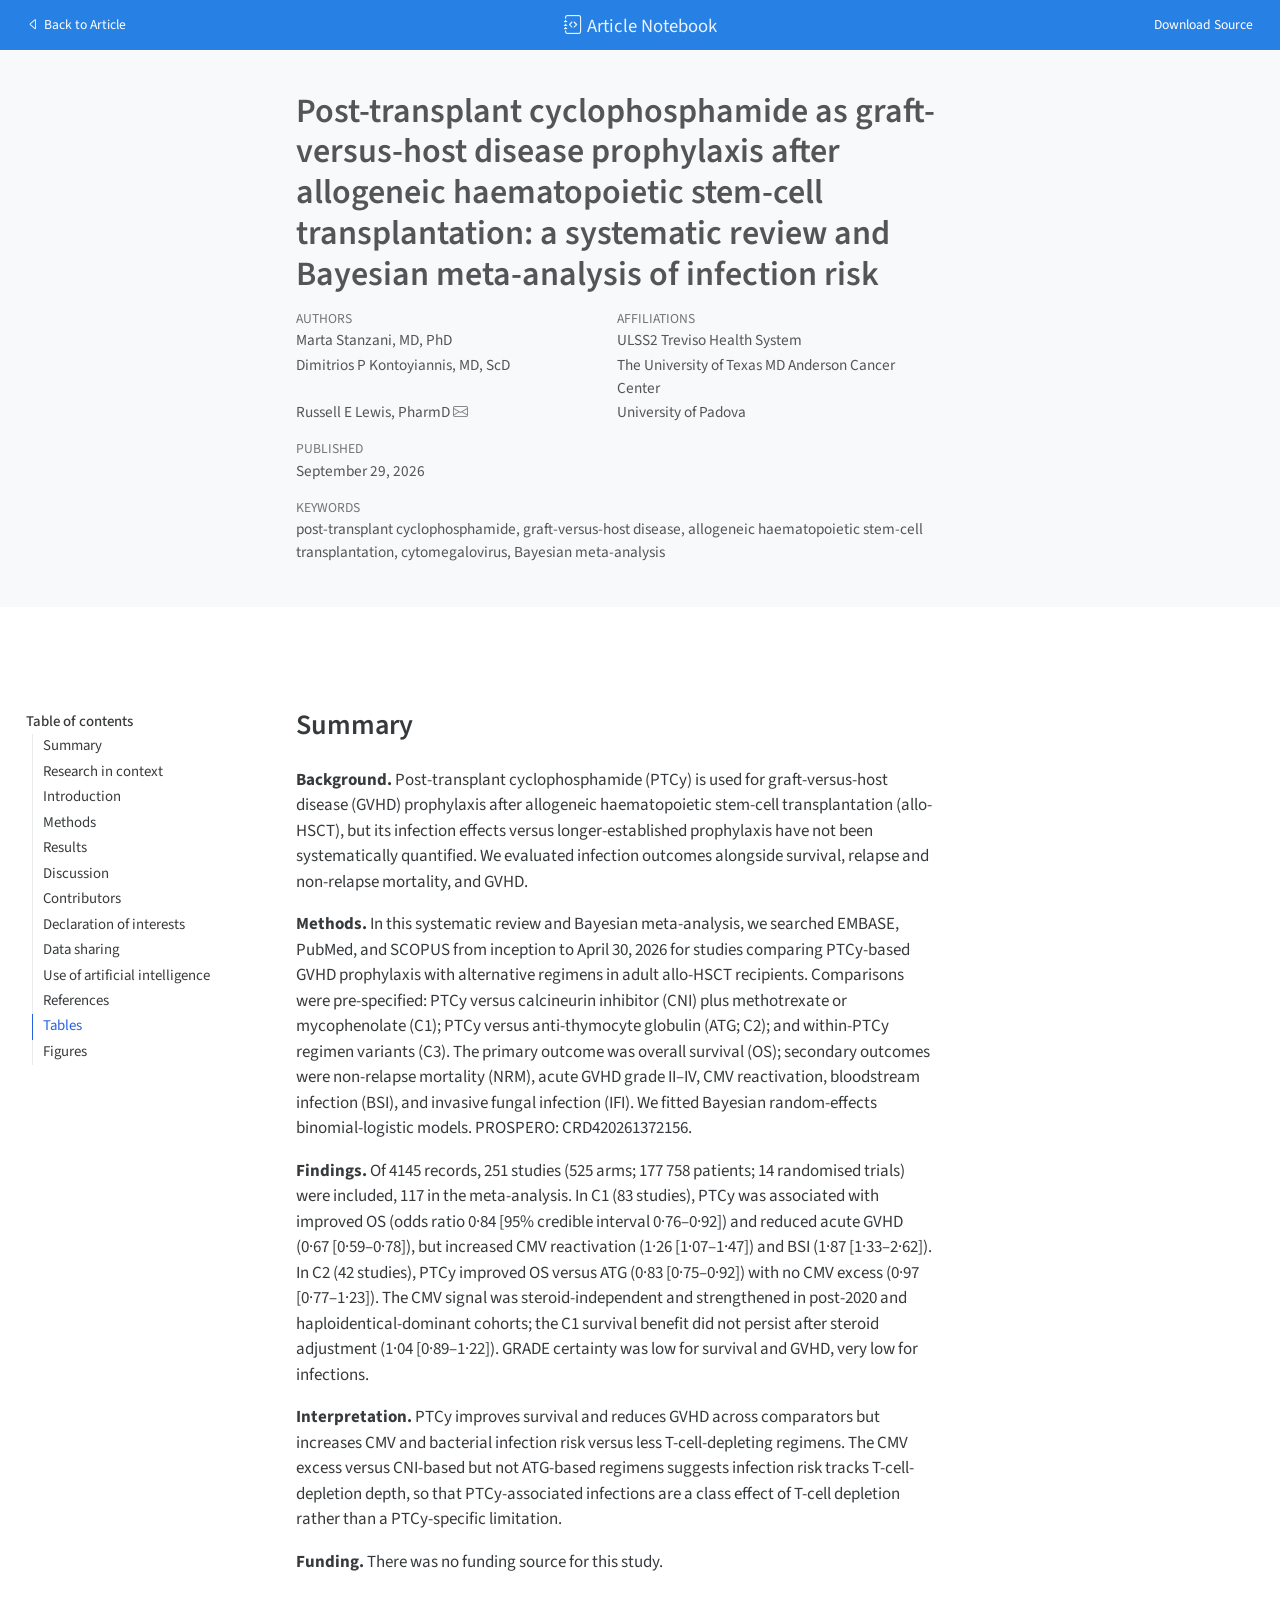
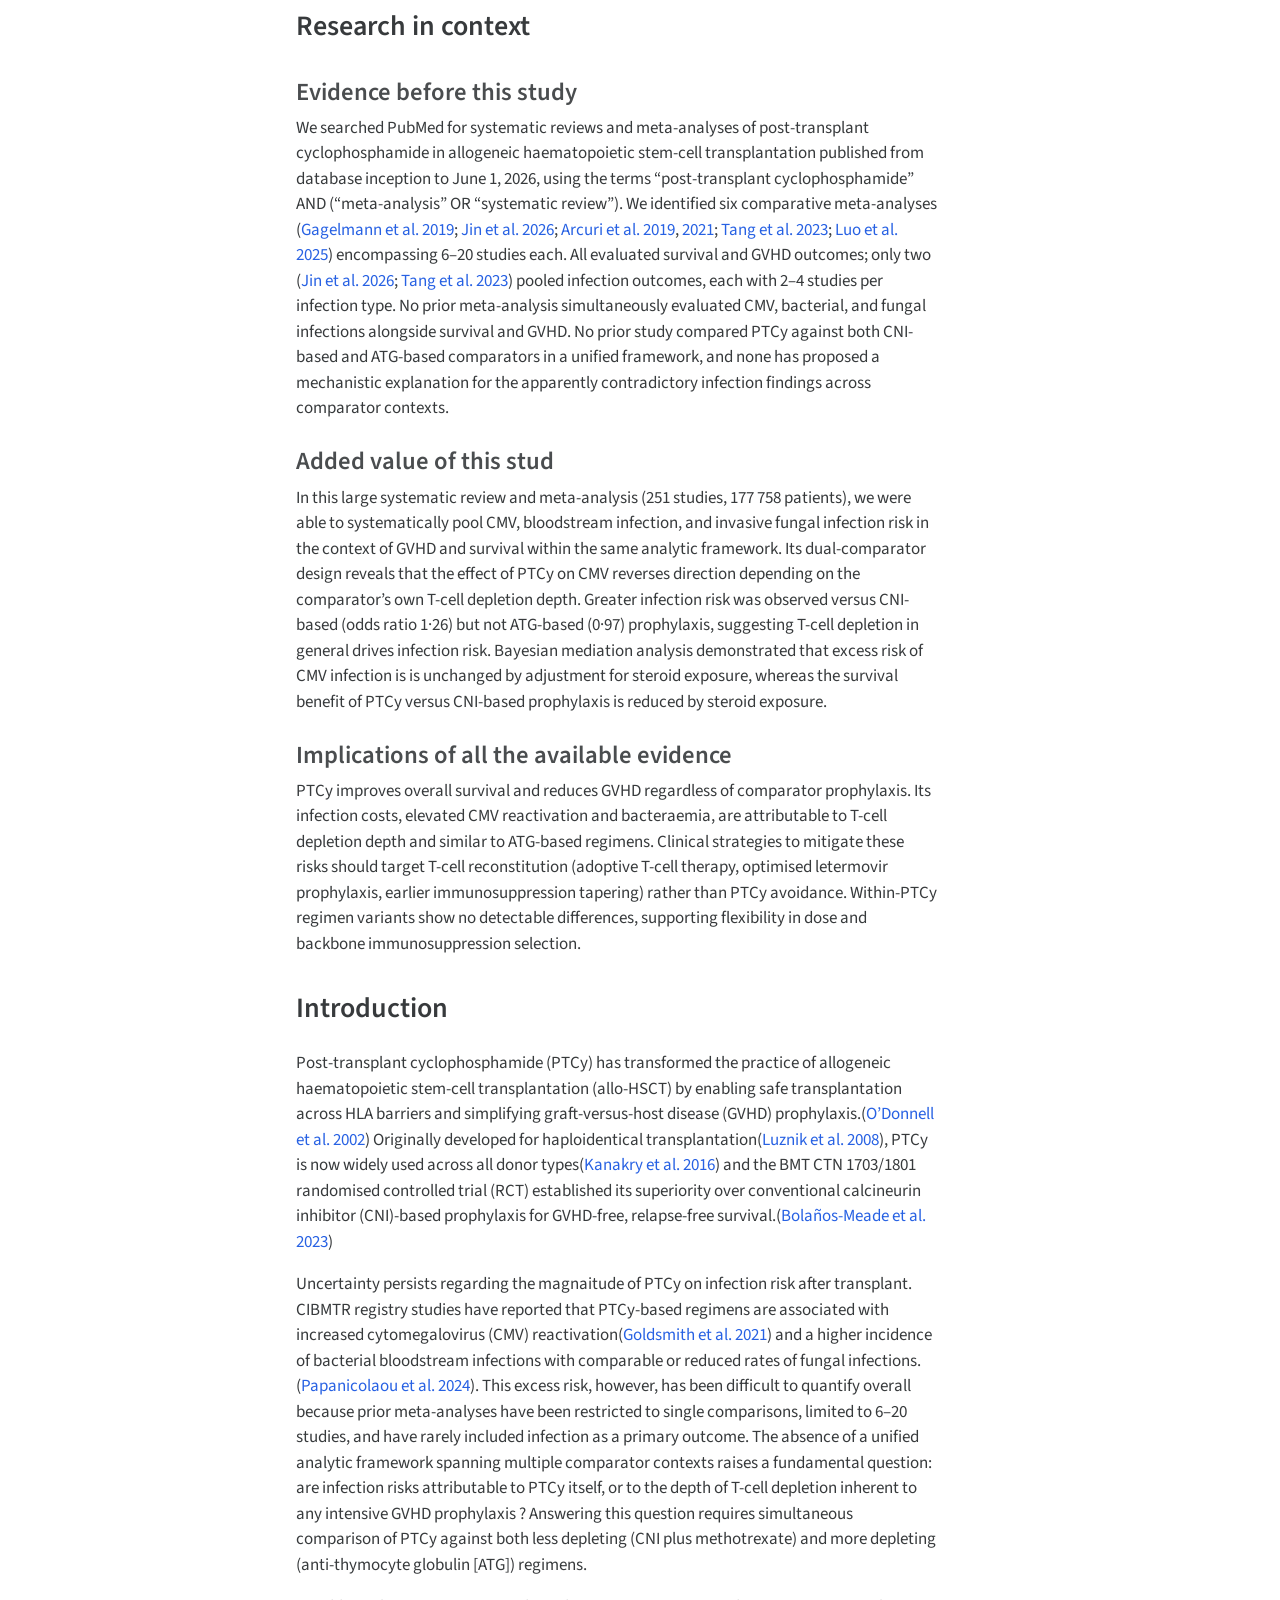
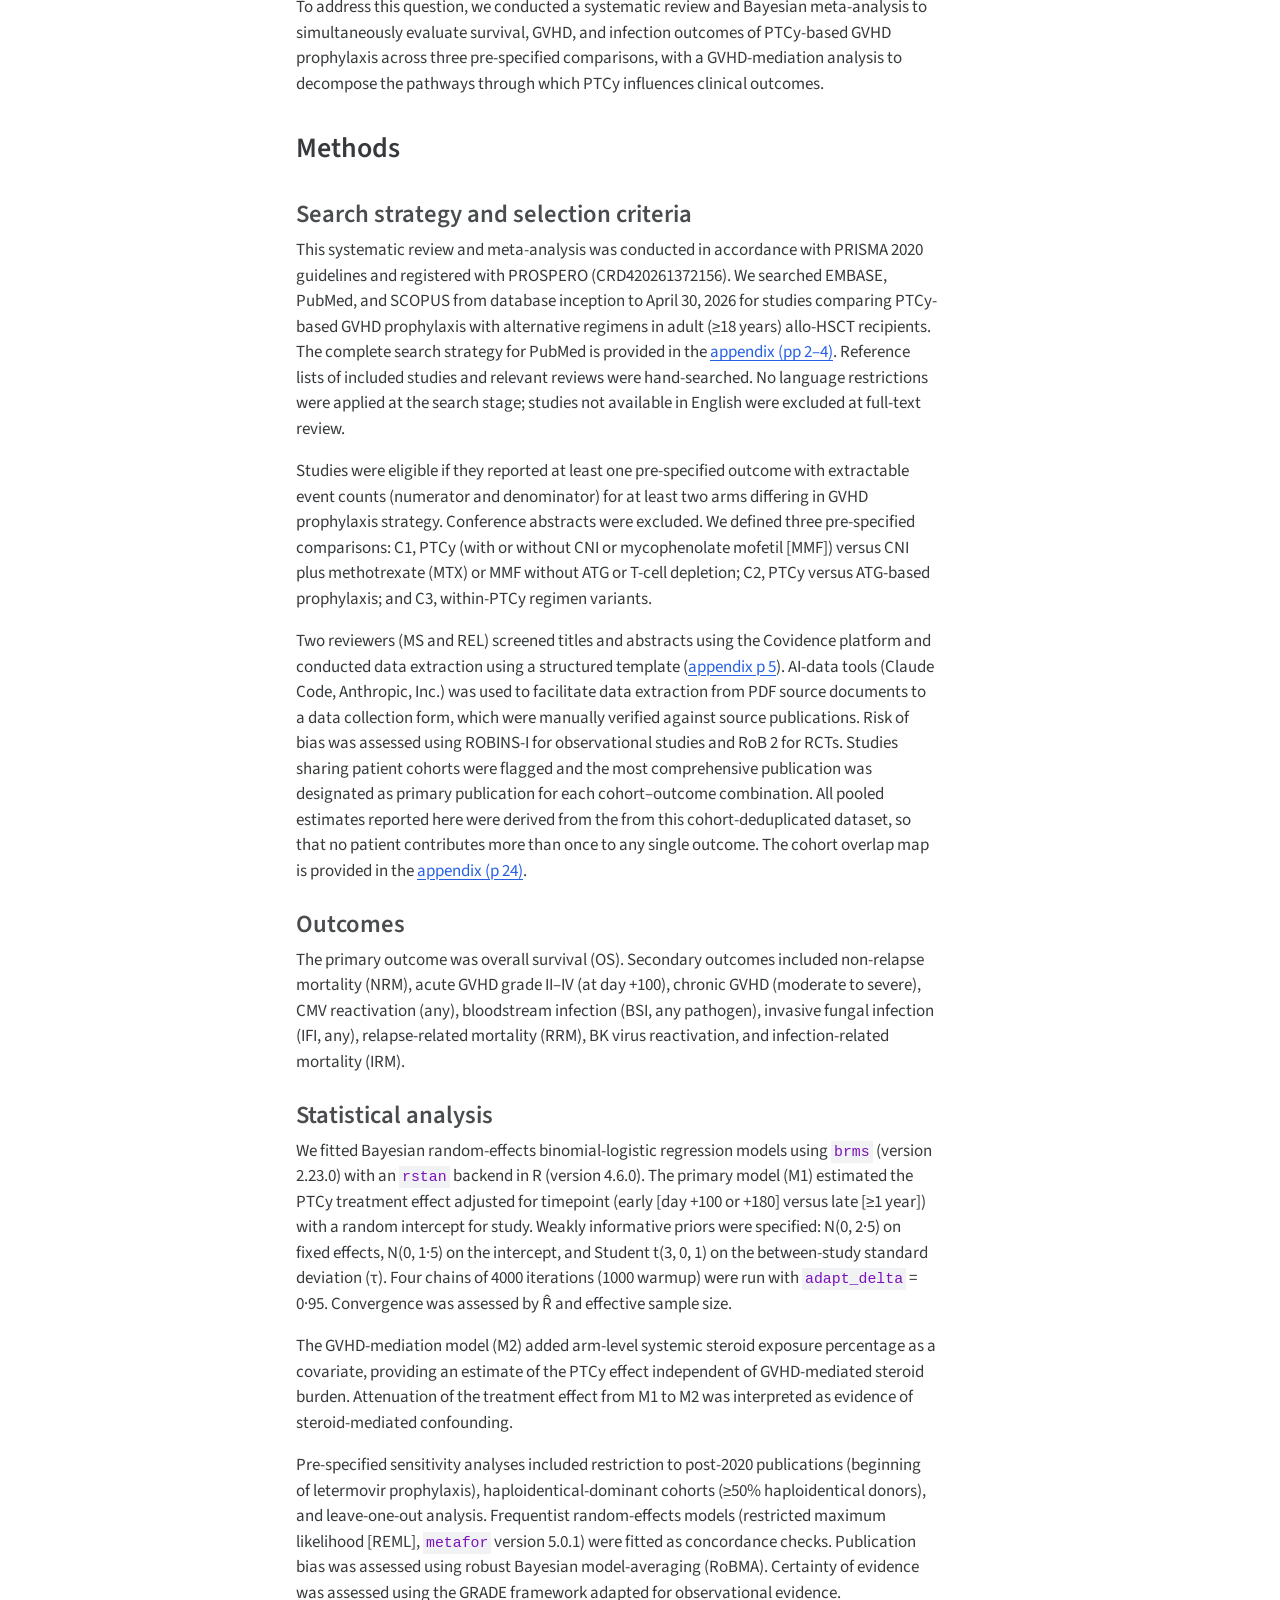
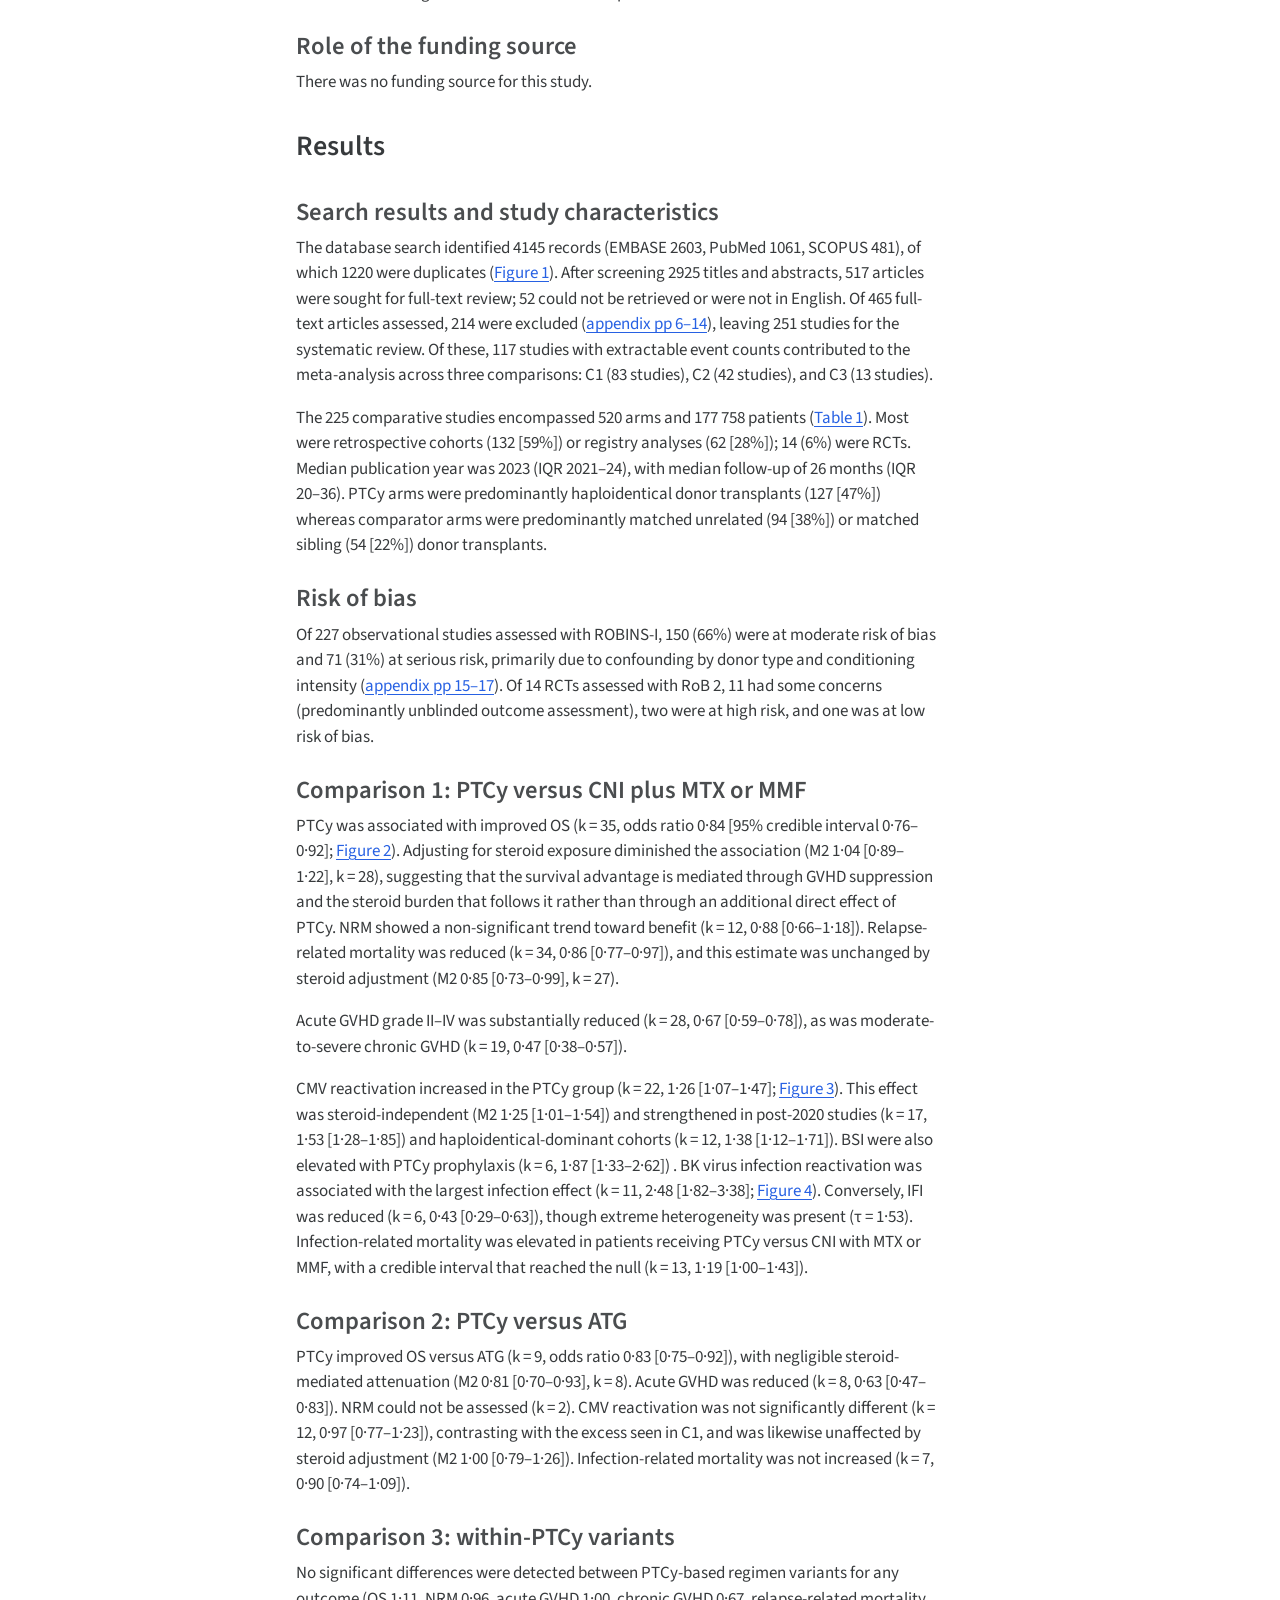
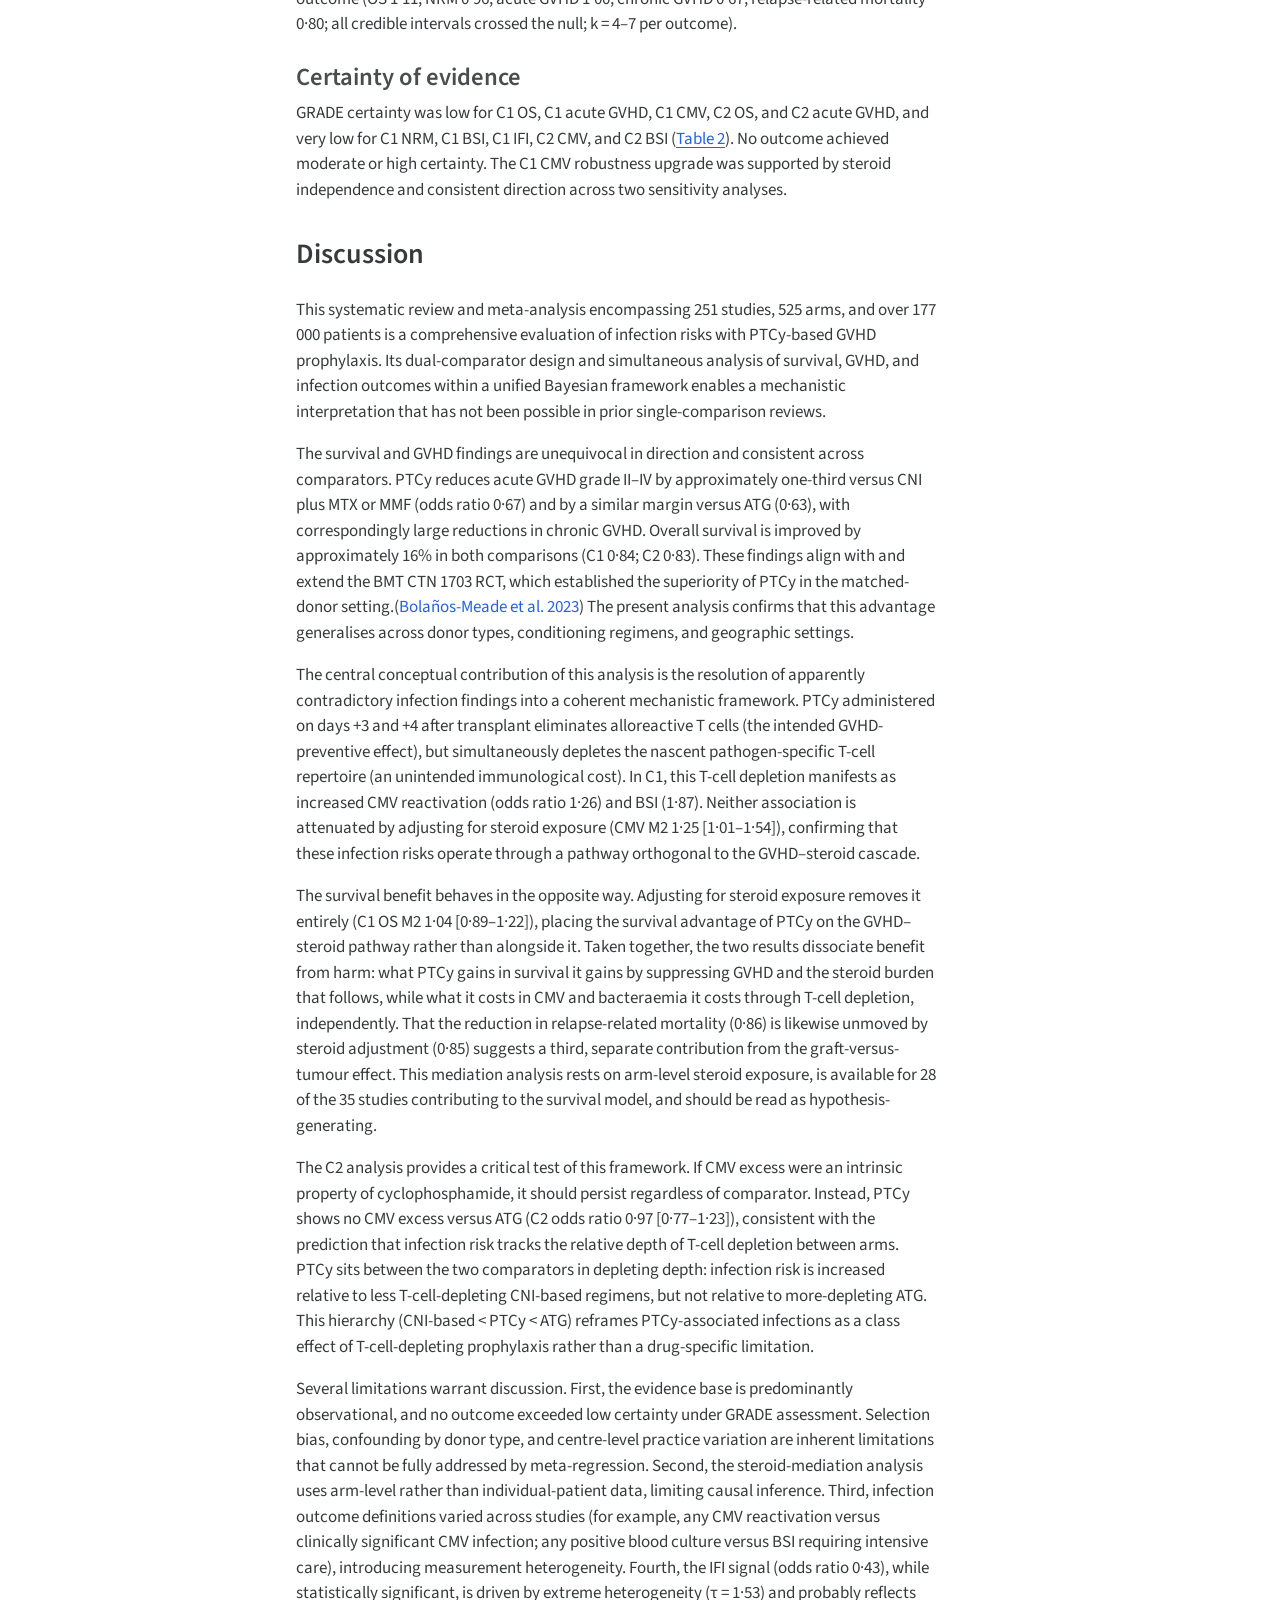
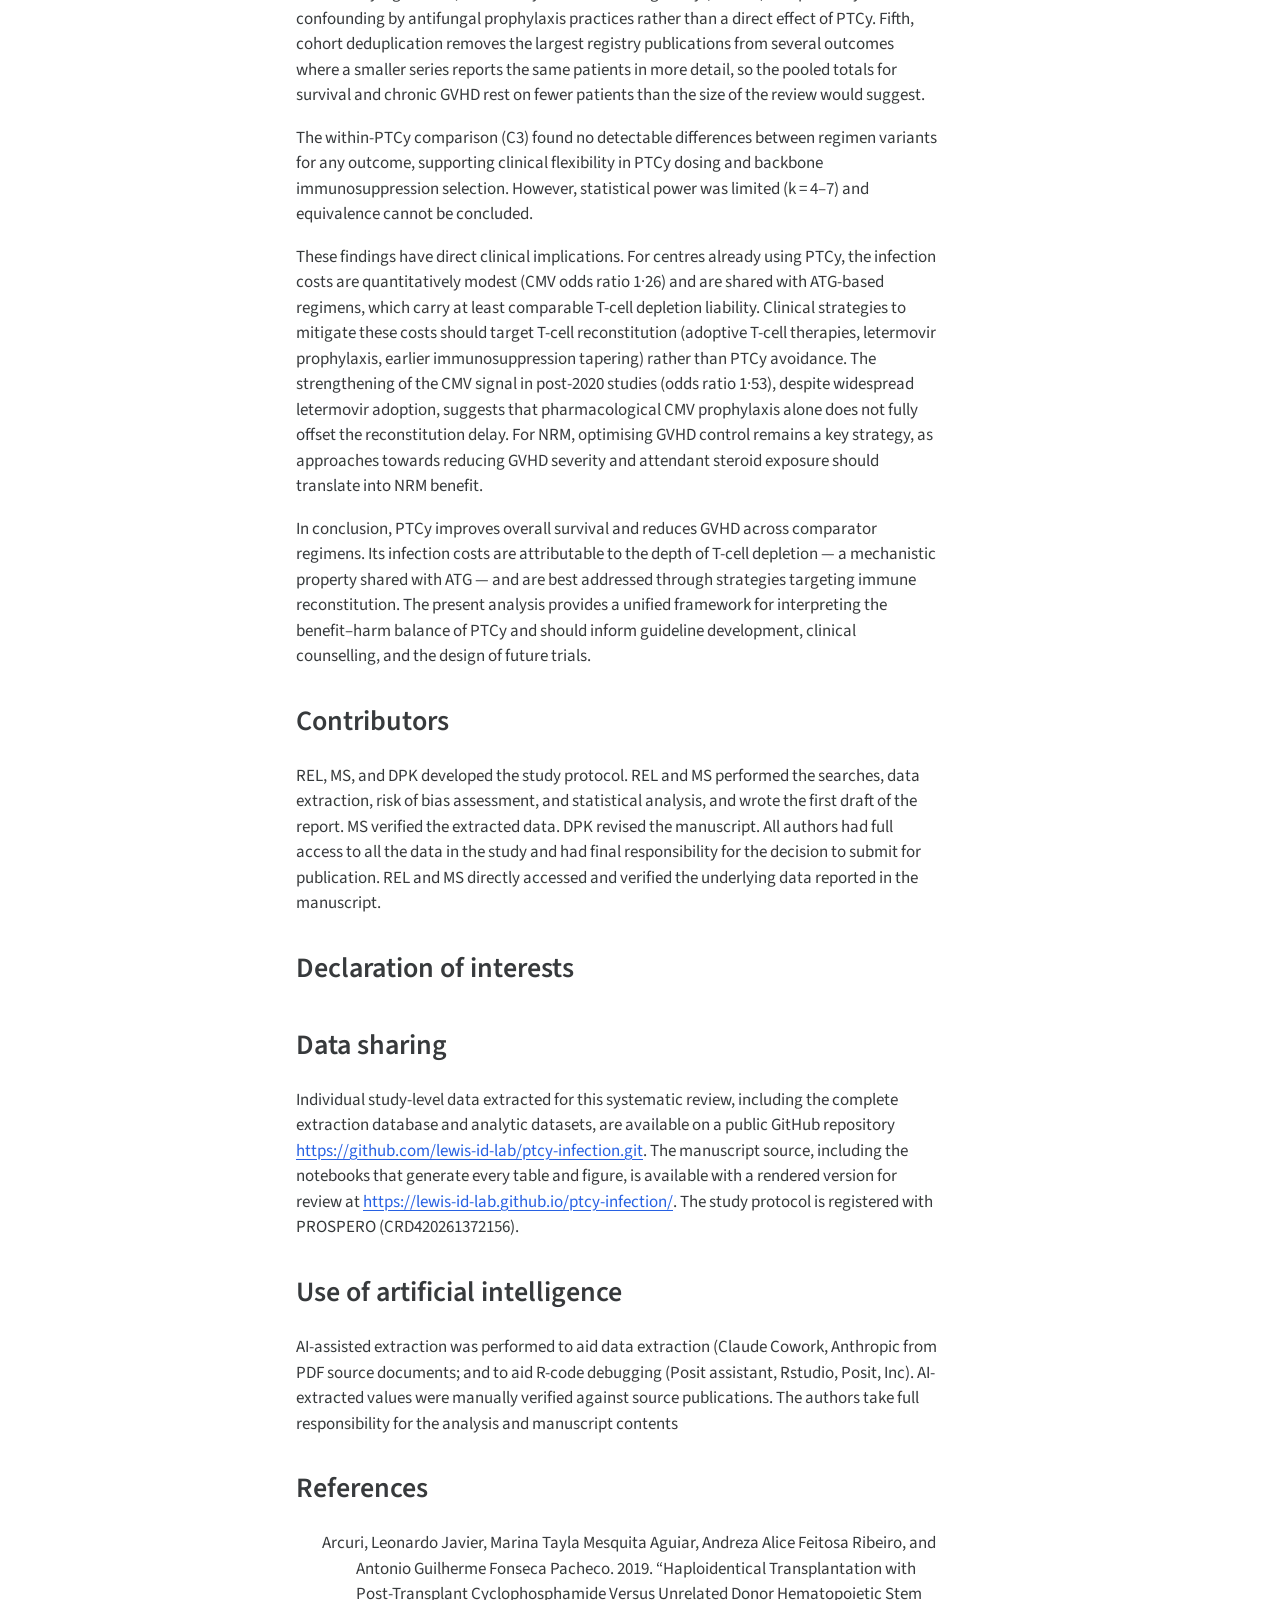
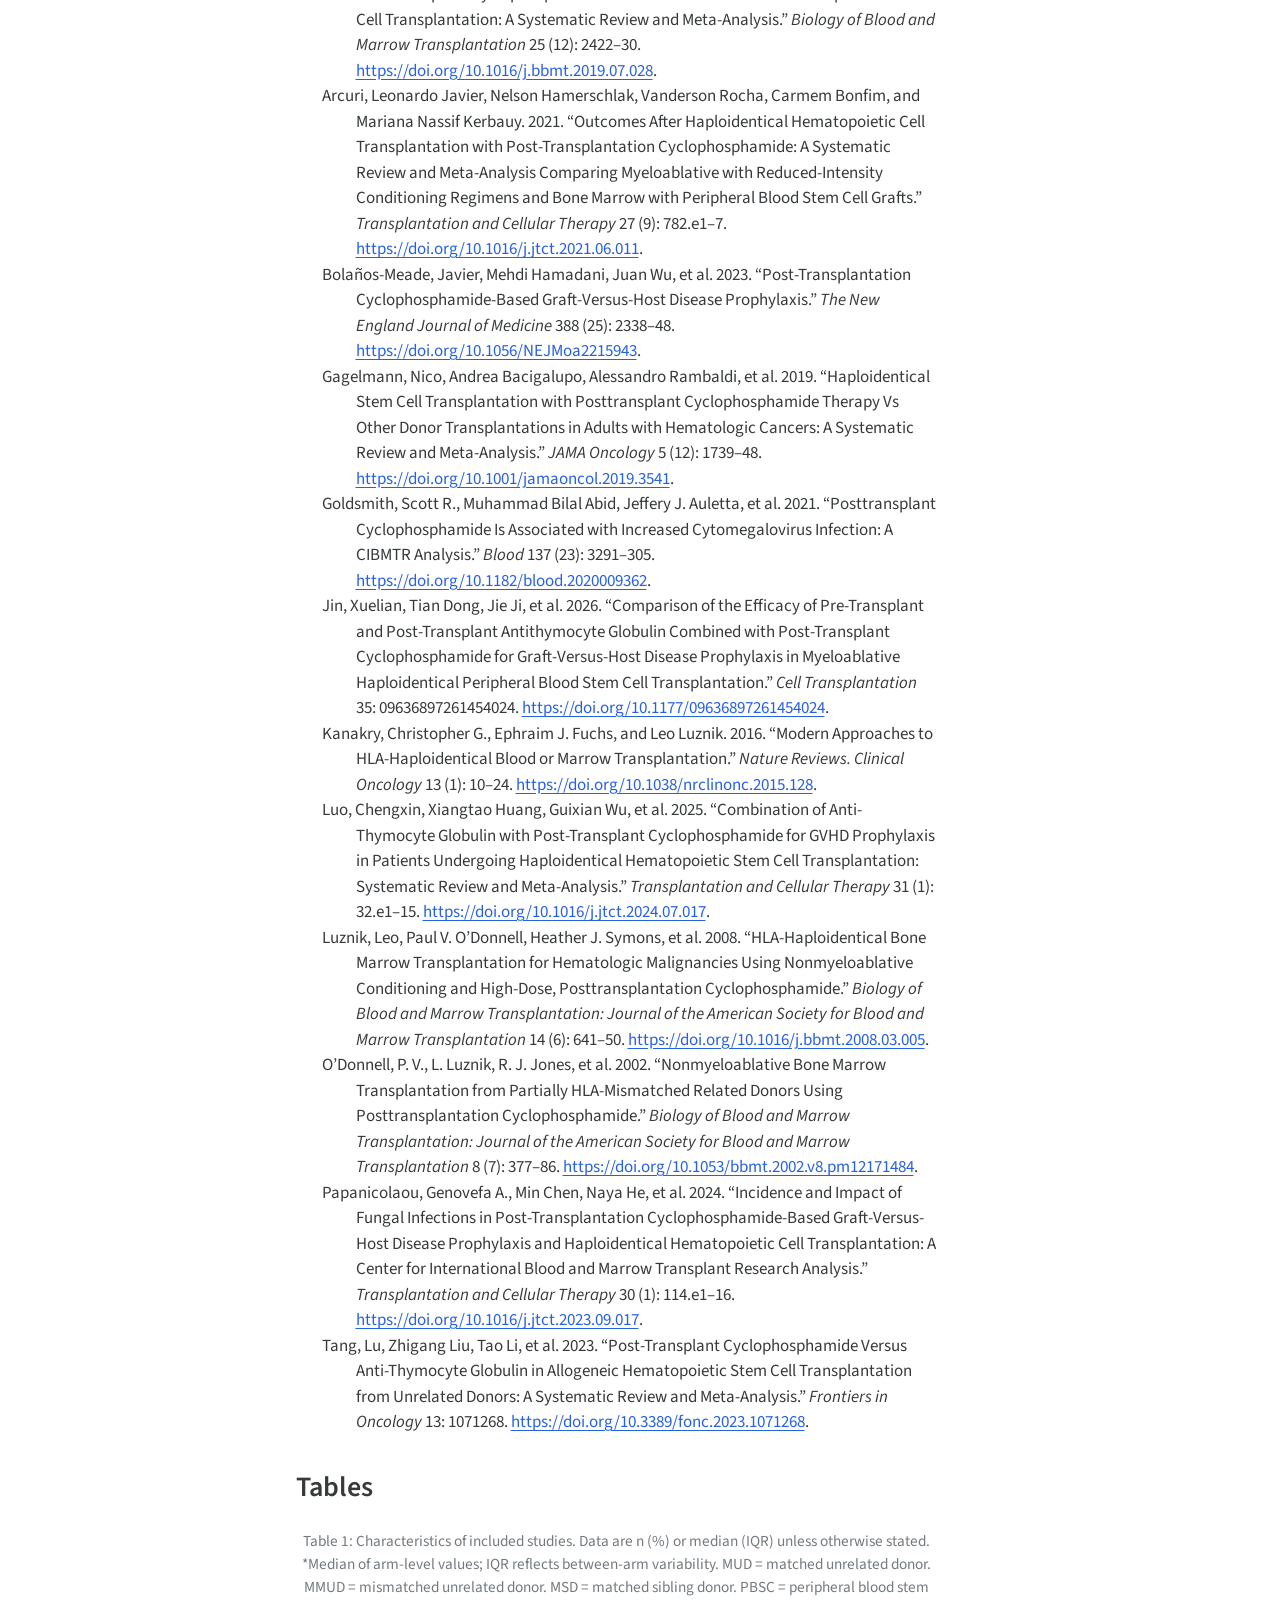
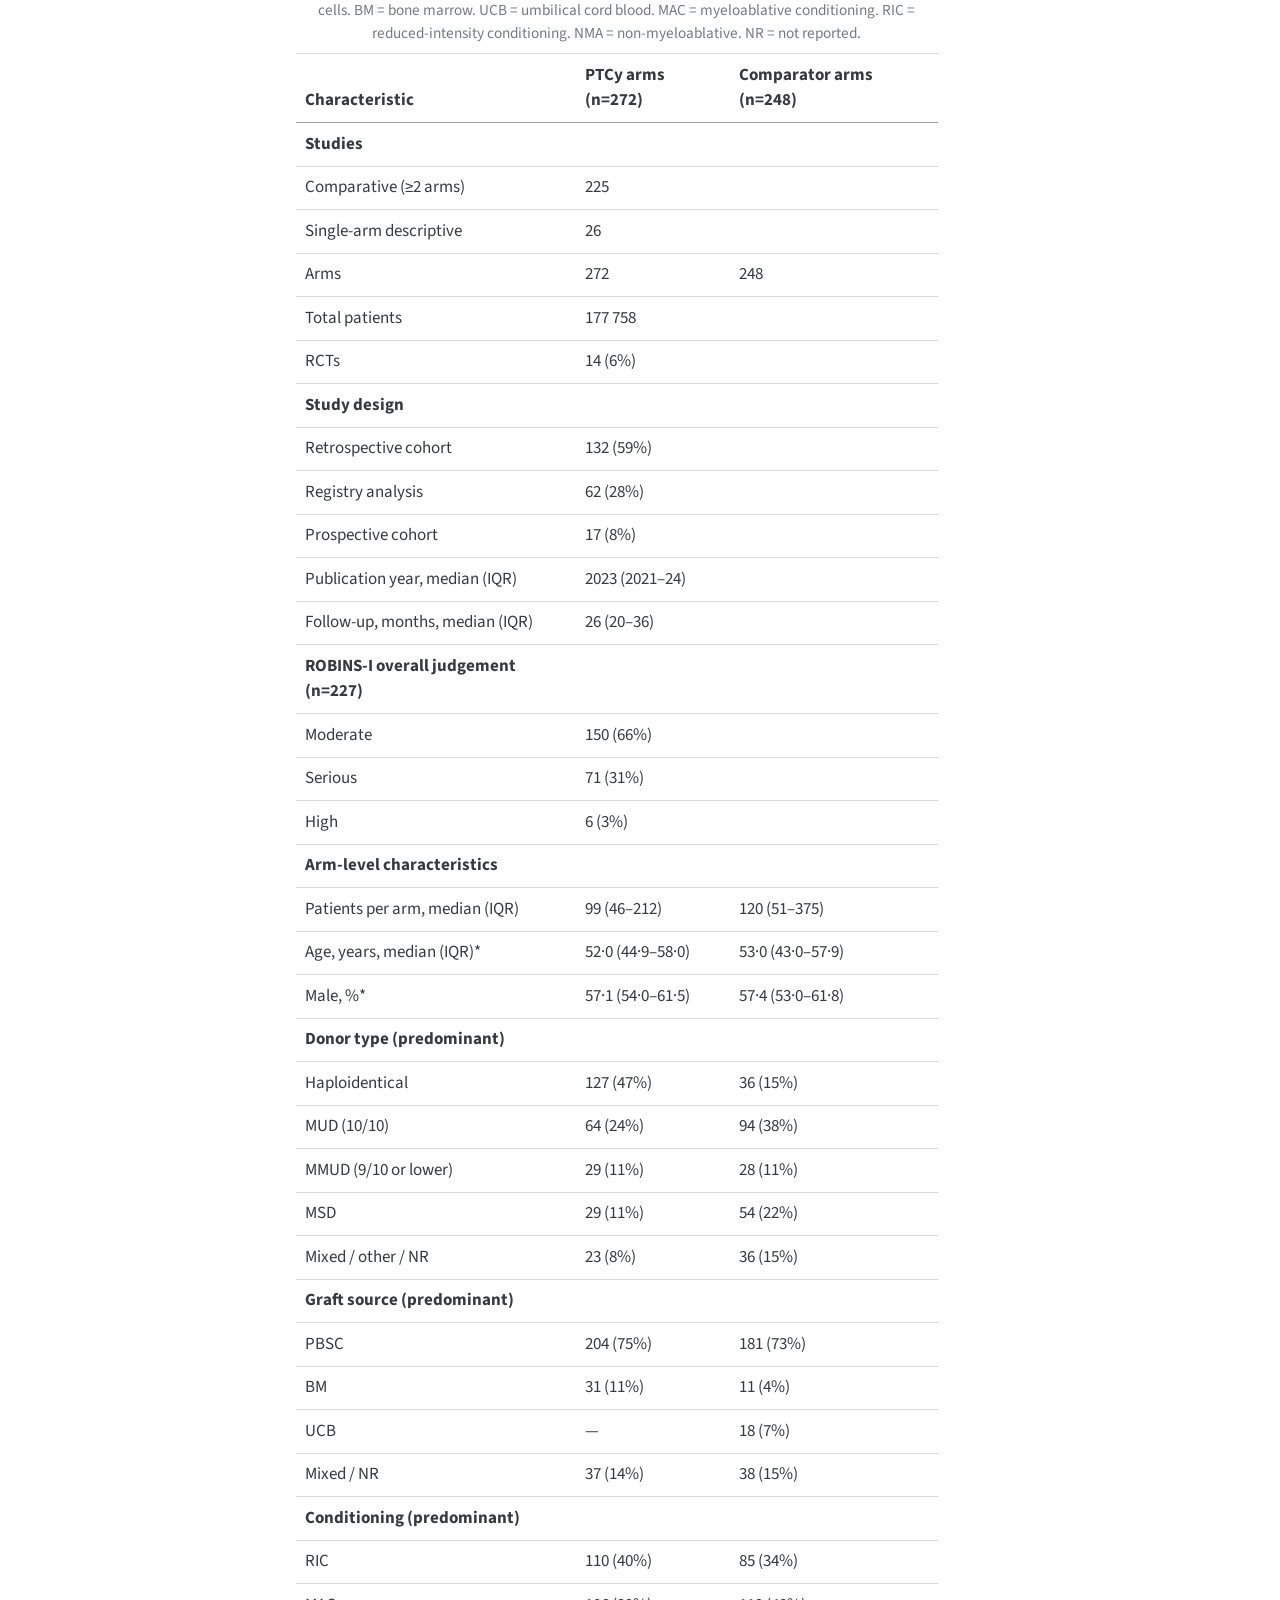
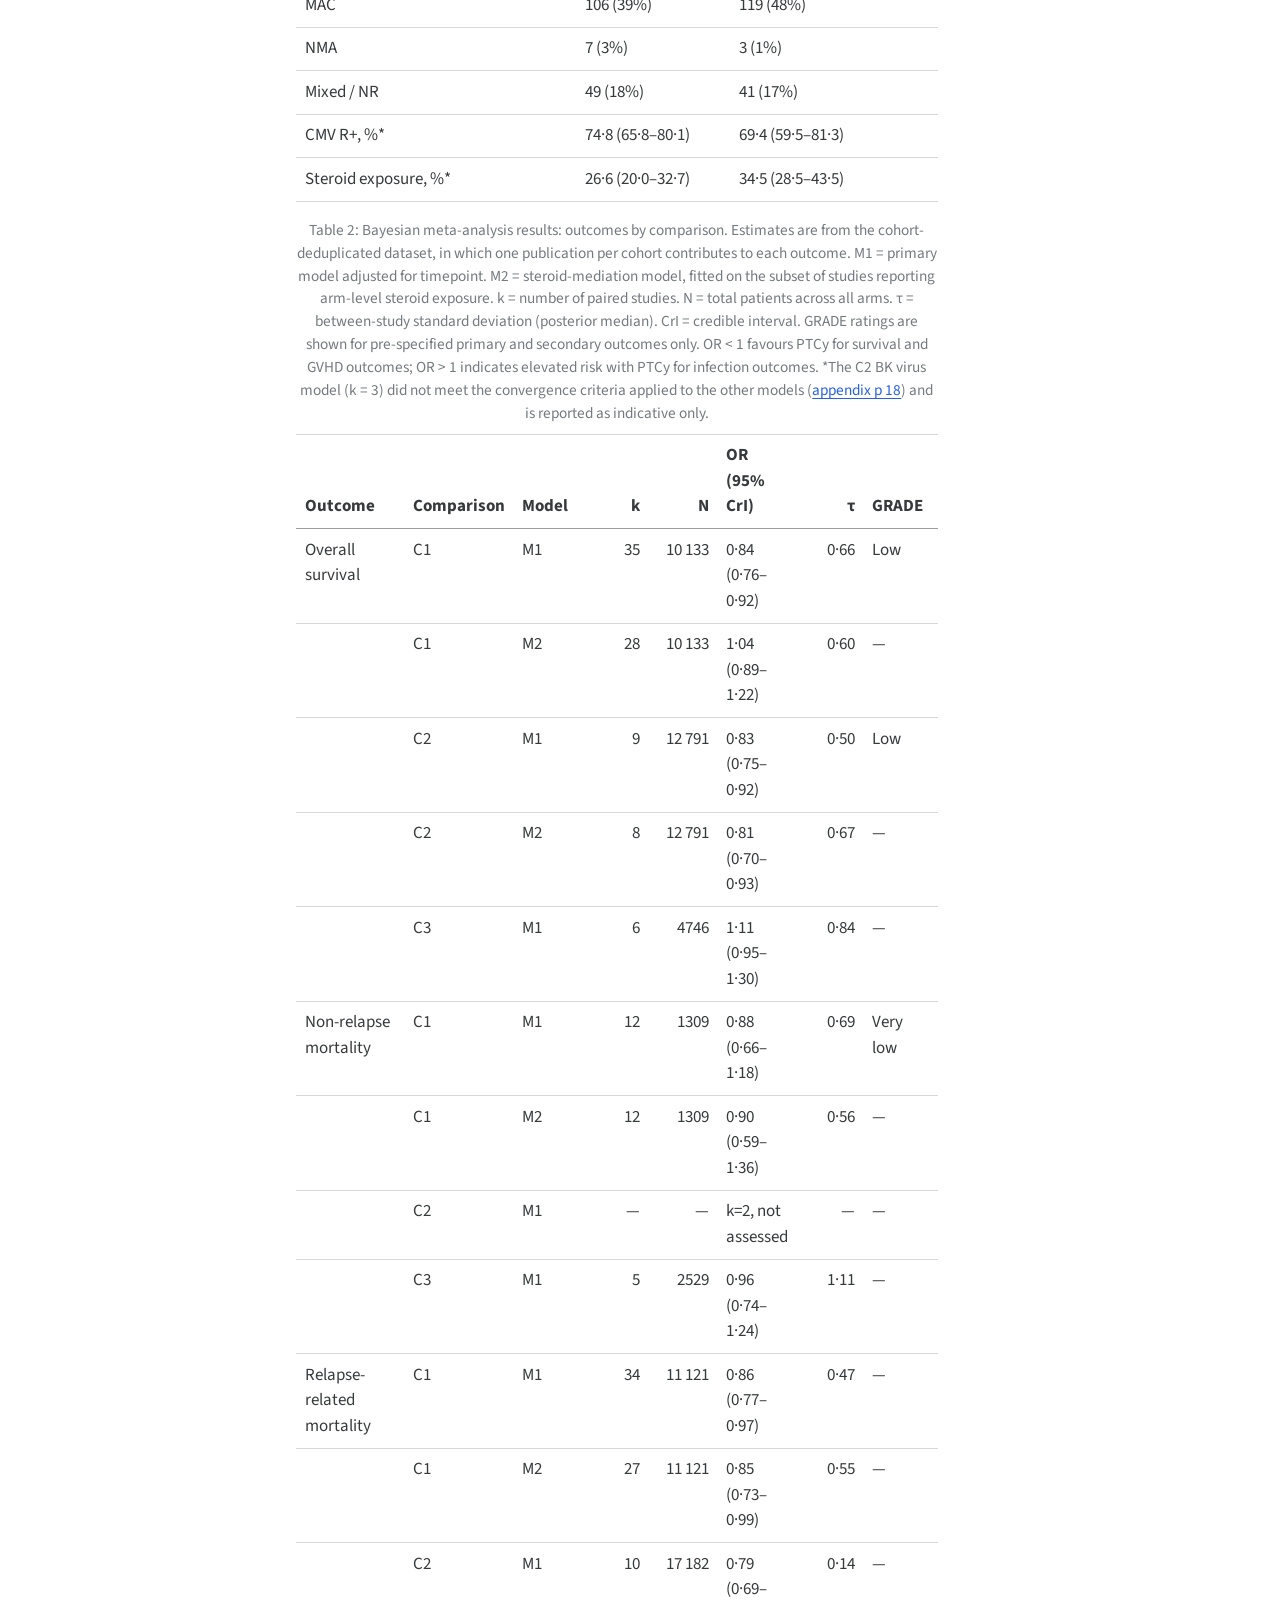
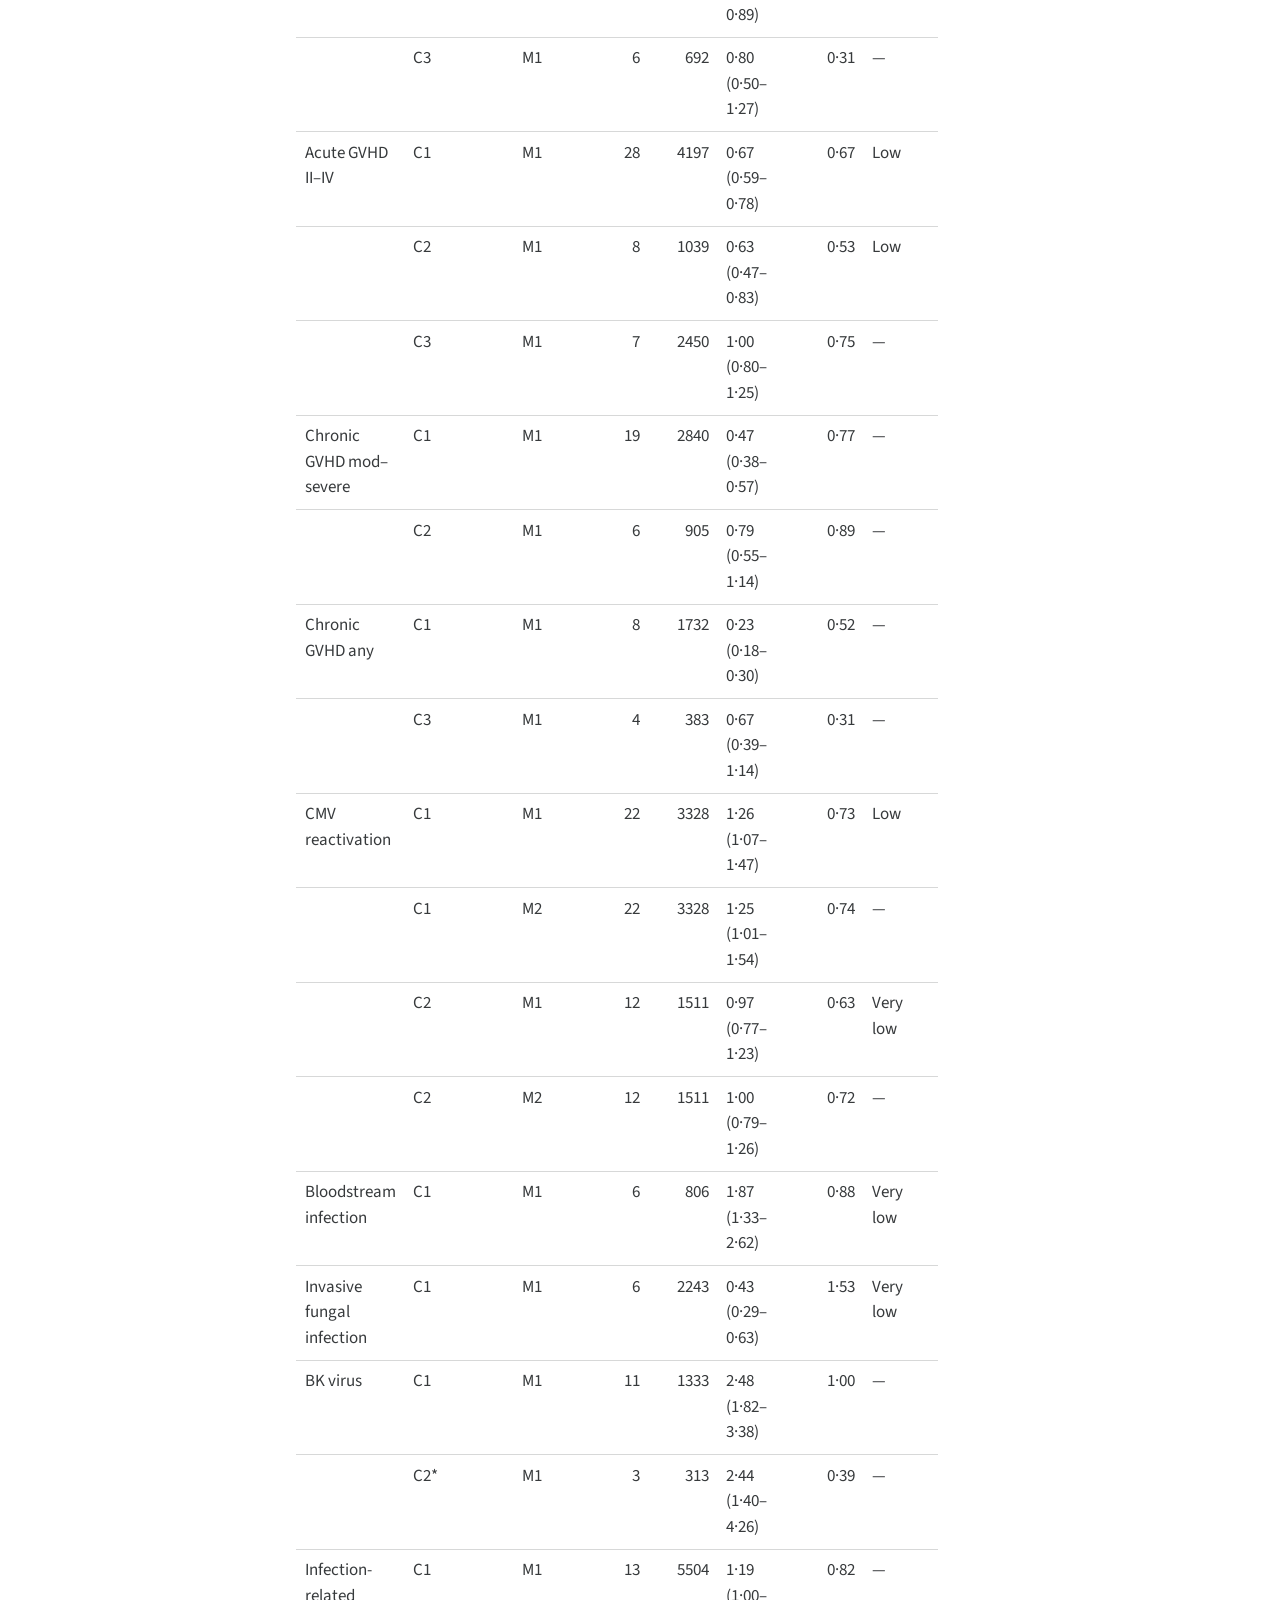
<file: index-preview.html>
<!DOCTYPE html>
<html xmlns="http://www.w3.org/1999/xhtml" lang="en" xml:lang="en"><head>
    <meta charset="utf-8">
    <meta name="generator" content="quarto-1.10.18">

    <meta name="viewport" content="width=device-width, initial-scale=1.0, user-scalable=yes">

    <meta name="author" content="Marta Stanzani">
    <meta name="author" content="Dimitrios P Kontoyiannis">
    <meta name="author" content="Russell E Lewis">
    <meta name="dcterms.date" content="2026-09-29">
    <meta name="keywords" content="post-transplant cyclophosphamide, graft-versus-host disease, allogeneic haematopoietic stem-cell transplantation, cytomegalovirus, Bayesian meta-analysis">

    <title>Post-transplant cyclophosphamide as graft-versus-host disease prophylaxis after allogeneic haematopoietic stem-cell transplantation: a systematic review and Bayesian meta-analysis of infection risk</title>
    <style>
      /* Default styles provided by pandoc.
      ** See https://pandoc.org/MANUAL.html#variables-for-html for config info.
      */
      span.smallcaps{font-variant: small-caps;}
      div.columns{display: flex; gap: 1.5em;}
      div.column{flex: auto;}
      @media screen {
      div.columns{gap: min(4vw, 1.5em);}
      div.column{overflow-x: auto;}
      }
      div.hanging-indent{margin-left: 1.5em; text-indent: -1.5em;}
      ul.task-list{list-style: none;}
      ul.task-list li input[type="checkbox"] {
        width: 0.8em;
        margin: 0 0.8em 0.2em -1em; /* quarto-specific, see https://github.com/quarto-dev/quarto-cli/issues/4556 */ 
        vertical-align: middle;
      }
      /* CSS for citations */
      div.csl-bib-body { }
      div.csl-entry {
        clear: both;
      }
      .hanging-indent div.csl-entry {
        margin-left:2em;
        text-indent:-2em;
      }
      div.csl-left-margin {
        min-width:2em;
        float:left;
      }
      div.csl-right-inline {
        margin-left:2em;
        padding-left:1em;
      }
      div.csl-indent {
        margin-left: 2em;
      }    </style>

    <style>
      body.hypothesis-enabled #quarto-embed-header {
        padding-right: 36px;
      }

      #quarto-embed-header {
        height: 3em;
        width: 100%;
        display: flex;
        justify-content: space-between;
        align-items: center;
        border-bottom: solid 1px;
      }

      #quarto-embed-header h6 {
        font-size: 1.1em;
        padding-top: 0.6em;
        margin-left: 1em;
        margin-right: 1em;
        font-weight: 400;
      }

      #quarto-embed-header a.quarto-back-link,
      #quarto-embed-header a.quarto-download-embed {
        font-size: 0.8em;
        margin-top: 1em;
        margin-bottom: 1em;
        margin-left: 1em;
        margin-right: 1em;
      }

      .quarto-back-container {
        padding-left: 0.5em;
        display: flex;
      }

      .headroom {
          will-change: transform;
          transition: transform 200ms linear;
      }

      .headroom--pinned {
          transform: translateY(0%);
      }

      .headroom--unpinned {
          transform: translateY(-100%);
      }      
    </style>

    <script>
    window.document.addEventListener("DOMContentLoaded", function () {

      var header = window.document.querySelector("#quarto-embed-header");
      const titleBannerEl = window.document.querySelector("body > #title-block-header");
      if (titleBannerEl) {
        titleBannerEl.style.paddingTop = header.clientHeight + "px";
      }
      const contentEl = window.document.getElementById('quarto-content');
      for (const child of contentEl.children) {
        child.style.paddingTop = header.clientHeight + "px";
        child.style.marginTop = "1em";
      }

      // Use the article root if the `back` call doesn't work. This isn't perfect
      // but should typically work
      window.quartoBackToArticle = () => {
        var currentUrl = window.location.href;
        window.history.back();
        setTimeout(() => {
            // if location was not changed in 100 ms, then there is no history back
            if(currentUrl === window.location.href){              
                // redirect to site root
                window.location.href = "index.html";
            }
        }, 100);
      }

      const headroom = new window.Headroom(header, {
        tolerance: 5,
        onPin: function () {
        },
        onUnpin: function () {
        },
      });
      headroom.init();
    });
    </script>

    
<script src="site_libs/manuscript-notebook/headroom.min.js"></script>
<script src="site_libs/clipboard/clipboard.min.js"></script>
<script src="site_libs/quarto-html/quarto.js" type="module"></script>
<script src="site_libs/quarto-html/tabsets/tabsets.js" type="module"></script>
<script src="site_libs/quarto-html/popper.min.js"></script>
<script src="site_libs/quarto-html/tippy.umd.min.js"></script>
<script src="site_libs/quarto-html/anchor.min.js"></script>
<link href="site_libs/quarto-html/tippy.css" rel="stylesheet">
<link href="site_libs/quarto-html/quarto-syntax-highlighting-64a204ab8560d761af7679ceaba22944.css" rel="stylesheet" id="quarto-text-highlighting-styles">
<script src="site_libs/bootstrap/bootstrap.min.js"></script>
<link href="site_libs/bootstrap/bootstrap-icons.css" rel="stylesheet">
<link href="site_libs/bootstrap/bootstrap-62e2d20df198e8a01bb734742f2e28cf.min.css" rel="stylesheet" append-hash="true" id="quarto-bootstrap" data-mode="light">
<script src="site_libs/quarto-contrib/glightbox/glightbox.min.js"></script>
<link href="site_libs/quarto-contrib/glightbox/glightbox.min.css" rel="stylesheet">
<link href="site_libs/quarto-contrib/glightbox/lightbox.css" rel="stylesheet">
     
      <meta name="citation_title" content="Post-transplant cyclophosphamide as graft-versus-host disease prophylaxis after allogeneic haematopoietic stem-cell transplantation: a systematic review and Bayesian meta-analysis of infection risk">
<meta name="citation_keywords" content="post-transplant cyclophosphamide,graft-versus-host disease,allogeneic haematopoietic stem-cell transplantation,cytomegalovirus,Bayesian meta-analysis">
<meta name="citation_author" content="Marta Stanzani">
<meta name="citation_author" content="Dimitrios P Kontoyiannis">
<meta name="citation_author" content="Russell E Lewis">
<meta name="citation_publication_date" content="2026-09-29">
<meta name="citation_cover_date" content="2026-09-29">
<meta name="citation_year" content="2026">
<meta name="citation_online_date" content="2026-09-29">
<meta name="citation_language" content="en">
<meta name="citation_reference" content="citation_title=Haploidentical stem cell transplantation with posttransplant cyclophosphamide therapy vs other donor transplantations in adults with hematologic cancers: A systematic review and meta-analysis;,citation_author=Nico Gagelmann;,citation_author=Andrea Bacigalupo;,citation_author=Alessandro Rambaldi;,citation_author=Dieter Hoelzer;,citation_author=Jörg Halter;,citation_author=Jaime Sanz;,citation_author=Francesca Bonifazi;,citation_author=Ellen Meijer;,citation_author=Maija Itälä-Remes;,citation_author=Markéta Marková;,citation_author=Carlos Solano;,citation_author=Nicolaus Kröger;,citation_publication_date=2019;,citation_cover_date=2019;,citation_year=2019;,citation_issue=12;,citation_doi=10.1001/jamaoncol.2019.3541;,citation_issn=2374-2437;,citation_volume=5;,citation_journal_title=JAMA Oncology;">
<meta name="citation_reference" content="citation_title=Comparison of the efficacy of pre-transplant and post-transplant antithymocyte globulin combined with post-transplant cyclophosphamide for graft-versus-host disease prophylaxis in myeloablative haploidentical peripheral blood stem cell transplantation;,citation_author=Xuelian Jin;,citation_author=Tian Dong;,citation_author=Jie Ji;,citation_author=Zhigang Liu;,citation_author=Pu Kuang;,citation_author=Jian Li;,citation_author=Yu Wu;,citation_author=Juan Xu;,citation_author=Zerong Wang;,citation_author=Jiajia Zeng;,citation_author=Zilin Xiong;,citation_author=Xinchuan Chen;,citation_publication_date=2026;,citation_cover_date=2026;,citation_year=2026;,citation_doi=10.1177/09636897261454024;,citation_issn=0963-6897;,citation_pmid=42223061;,citation_volume=35;,citation_journal_title=Cell Transplantation;">
<meta name="citation_reference" content="citation_title=Haploidentical transplantation with post-transplant cyclophosphamide versus unrelated donor hematopoietic stem cell transplantation: A systematic review and meta-analysis;,citation_author=Leonardo Javier Arcuri;,citation_author=Marina Tayla Mesquita Aguiar;,citation_author=Andreza Alice Feitosa Ribeiro;,citation_author=Antonio Guilherme Fonseca Pacheco;,citation_publication_date=2019;,citation_cover_date=2019;,citation_year=2019;,citation_issue=12;,citation_doi=10.1016/j.bbmt.2019.07.028;,citation_issn=10838791;,citation_volume=25;,citation_journal_title=Biology of Blood and Marrow Transplantation;">
<meta name="citation_reference" content="citation_title=Outcomes after haploidentical hematopoietic cell transplantation with post-transplantation cyclophosphamide: A systematic review and meta-analysis comparing myeloablative with reduced-intensity conditioning regimens and bone marrow with peripheral blood stem cell grafts;,citation_author=Leonardo Javier Arcuri;,citation_author=Nelson Hamerschlak;,citation_author=Vanderson Rocha;,citation_author=Carmem Bonfim;,citation_author=Mariana Nassif Kerbauy;,citation_publication_date=2021;,citation_cover_date=2021;,citation_year=2021;,citation_issue=9;,citation_doi=10.1016/j.jtct.2021.06.011;,citation_issn=2666-6367;,citation_pmid=34146733;,citation_volume=27;,citation_journal_title=Transplantation and Cellular Therapy;">
<meta name="citation_reference" content="citation_title=Post-transplant cyclophosphamide versus anti-thymocyte globulin in allogeneic hematopoietic stem cell transplantation from unrelated donors: A systematic review and meta-analysis;,citation_author=Lu Tang;,citation_author=Zhigang Liu;,citation_author=Tao Li;,citation_author=Tian Dong;,citation_author=Qiuhui Wu;,citation_author=Ting Niu;,citation_author=Ting Liu;,citation_author=Jie Ji;,citation_publication_date=2023;,citation_cover_date=2023;,citation_year=2023;,citation_doi=10.3389/fonc.2023.1071268;,citation_issn=2234-943X;,citation_pmid=36874098;,citation_volume=13;,citation_journal_title=Frontiers in Oncology;">
<meta name="citation_reference" content="citation_title=Combination of anti-thymocyte globulin with post-transplant cyclophosphamide for GVHD prophylaxis in patients undergoing haploidentical hematopoietic stem cell transplantation: Systematic review and meta-analysis;,citation_author=Chengxin Luo;,citation_author=Xiangtao Huang;,citation_author=Guixian Wu;,citation_author=Yarui Huang;,citation_author=Yaqun Ding;,citation_author=Zhen Huang;,citation_author=Qiuyue Song;,citation_author=Jieping Chen;,citation_author=Xi Li;,citation_author=Shuangnian Xu;,citation_publication_date=2025;,citation_cover_date=2025;,citation_year=2025;,citation_issue=1;,citation_doi=10.1016/j.jtct.2024.07.017;,citation_issn=2666-6367;,citation_pmid=39084262;,citation_volume=31;,citation_journal_title=Transplantation and Cellular Therapy;">
<meta name="citation_reference" content="citation_title=Nonmyeloablative bone marrow transplantation from partially HLA-mismatched related donors using posttransplantation cyclophosphamide;,citation_author=P. V. O’Donnell;,citation_author=L. Luznik;,citation_author=R. J. Jones;,citation_author=G. B. Vogelsang;,citation_author=M. S. Leffell;,citation_author=M. Phelps;,citation_author=P. Rhubart;,citation_author=K. Cowan;,citation_author=S. Piantados;,citation_author=E. J. Fuchs;,citation_publication_date=2002;,citation_cover_date=2002;,citation_year=2002;,citation_issue=7;,citation_doi=10.1053/bbmt.2002.v8.pm12171484;,citation_issn=1083-8791;,citation_pmid=12171484;,citation_volume=8;,citation_journal_title=Biology of Blood and Marrow Transplantation: Journal of the American Society for Blood and Marrow Transplantation;">
<meta name="citation_reference" content="citation_title=HLA-haploidentical bone marrow transplantation for hematologic malignancies using nonmyeloablative conditioning and high-dose, posttransplantation cyclophosphamide;,citation_author=Leo Luznik;,citation_author=Paul V. O’Donnell;,citation_author=Heather J. Symons;,citation_author=Allen R. Chen;,citation_author=M. Susan Leffell;,citation_author=Marianna Zahurak;,citation_author=Ted A. Gooley;,citation_author=Steve Piantadosi;,citation_author=Michele Kaup;,citation_author=Richard F. Ambinder;,citation_author=Carol Ann Huff;,citation_author=William Matsui;,citation_author=Javier Bolaños-Meade;,citation_author=Ivan Borrello;,citation_author=Jonathan D. Powell;,citation_author=Elizabeth Harrington;,citation_author=Sandy Warnock;,citation_author=Mary Flowers;,citation_author=Robert A. Brodsky;,citation_author=Brenda M. Sandmaier;,citation_author=Rainer F. Storb;,citation_author=Richard J. Jones;,citation_author=Ephraim J. Fuchs;,citation_publication_date=2008;,citation_cover_date=2008;,citation_year=2008;,citation_issue=6;,citation_doi=10.1016/j.bbmt.2008.03.005;,citation_issn=1523-6536;,citation_pmid=18489989;,citation_volume=14;,citation_journal_title=Biology of Blood and Marrow Transplantation: Journal of the American Society for Blood and Marrow Transplantation;">
<meta name="citation_reference" content="citation_title=Modern approaches to HLA-haploidentical blood or marrow transplantation;,citation_author=Christopher G. Kanakry;,citation_author=Ephraim J. Fuchs;,citation_author=Leo Luznik;,citation_publication_date=2016;,citation_cover_date=2016;,citation_year=2016;,citation_issue=1;,citation_doi=10.1038/nrclinonc.2015.128;,citation_issn=1759-4782;,citation_pmid=26305035;,citation_volume=13;,citation_journal_title=Nature Reviews. Clinical Oncology;">
<meta name="citation_reference" content="citation_title=Post-transplantation cyclophosphamide-based graft-versus-host disease prophylaxis;,citation_author=Javier Bolaños-Meade;,citation_author=Mehdi Hamadani;,citation_author=Juan Wu;,citation_author=Monzr M. Al Malki;,citation_author=Michael J. Martens;,citation_author=Lyndsey Runaas;,citation_author=Hany Elmariah;,citation_author=Andrew R. Rezvani;,citation_author=Mahasweta Gooptu;,citation_author=Karilyn T. Larkin;,citation_author=Brian C. Shaffer;,citation_author=Najla El Jurdi;,citation_author=Alison W. Loren;,citation_author=Melhem Solh;,citation_author=Aric C. Hall;,citation_author=Amin M. Alousi;,citation_author=Omer H. Jamy;,citation_author=Miguel-Angel Perales;,citation_author=Janny M. Yao;,citation_author=Kristy Applegate;,citation_author=Ami S. Bhatt;,citation_author=Leslie S. Kean;,citation_author=Yvonne A. Efebera;,citation_author=Ran Reshef;,citation_author=William Clark;,citation_author=Nancy L. DiFronzo;,citation_author=Eric Leifer;,citation_author=Mary M. Horowitz;,citation_author=Richard J. Jones;,citation_author=Shernan G. Holtan;,citation_author=BMT CTN 1703 Investigators;,citation_publication_date=2023;,citation_cover_date=2023;,citation_year=2023;,citation_issue=25;,citation_doi=10.1056/NEJMoa2215943;,citation_issn=1533-4406;,citation_pmid=37342922;,citation_volume=388;,citation_journal_title=The New England Journal of Medicine;">
<meta name="citation_reference" content="citation_title=Posttransplant cyclophosphamide is associated with increased cytomegalovirus infection: A CIBMTR analysis;,citation_author=Scott R. Goldsmith;,citation_author=Muhammad Bilal Abid;,citation_author=Jeffery J. Auletta;,citation_author=Asad Bashey;,citation_author=Amer Beitinjaneh;,citation_author=Paul Castillo;,citation_author=Roy F. Chemaly;,citation_author=Min Chen;,citation_author=Stefan Ciurea;,citation_author=Christopher E. Dandoy;,citation_author=Miguel Ángel Díaz;,citation_author=Ephraim Fuchs;,citation_author=Siddhartha Ganguly;,citation_author=Christopher G. Kanakry;,citation_author=Jennifer A. Kanakry;,citation_author=Soyoung Kim;,citation_author=Krishna V. Komanduri;,citation_author=Maxwell M. Krem;,citation_author=Hillard M. Lazarus;,citation_author=Hongtao Liu;,citation_author=Per Ljungman;,citation_author=Richard Masiarz;,citation_author=Carolyn Mulroney;,citation_author=Sunita Nathan;,citation_author=Taiga Nishihori;,citation_author=Kristin M. Page;,citation_author=Miguel-Angel Perales;,citation_author=Randy Taplitz;,citation_author=Rizwan Romee;,citation_author=Marcie Riches;,citation_publication_date=2021;,citation_cover_date=2021;,citation_year=2021;,citation_issue=23;,citation_doi=10.1182/blood.2020009362;,citation_issn=1528-0020;,citation_pmid=33657221;,citation_volume=137;,citation_journal_title=Blood;">
<meta name="citation_reference" content="citation_title=Incidence and impact of fungal infections in post-transplantation cyclophosphamide-based graft-versus-host disease prophylaxis and haploidentical hematopoietic cell transplantation: A center for international blood and marrow transplant research analysis;,citation_author=Genovefa A. Papanicolaou;,citation_author=Min Chen;,citation_author=Naya He;,citation_author=Michael J. Martens;,citation_author=Soyoung Kim;,citation_author=Marjorie V. Batista;,citation_author=Neel S. Bhatt;,citation_author=Peiman Hematti;,citation_author=Joshua A. Hill;,citation_author=Hongtao Liu;,citation_author=Sunita Nathan;,citation_author=Matthew D. Seftel;,citation_author=Akshay Sharma;,citation_author=Edmund K. Waller;,citation_author=John R. Wingard;,citation_author=Jo-Anne H. Young;,citation_author=Christopher E. Dandoy;,citation_author=Miguel-Angel Perales;,citation_author=Roy F. Chemaly;,citation_author=Marcie Riches;,citation_author=Celalettin Ustun;,citation_publication_date=2024;,citation_cover_date=2024;,citation_year=2024;,citation_issue=1;,citation_doi=10.1016/j.jtct.2023.09.017;,citation_issn=2666-6367;,citation_volume=30;,citation_journal_title=Transplantation and Cellular Therapy;">
</head>

  <body class="quarto-notebook quarto-light">
    <div id="quarto-embed-header" class="headroom fixed-top bg-primary">
      
      <a onclick="window.quartoBackToArticle(); return false;" class="btn btn-primary quarto-back-link" href=""><i class="bi bi-caret-left"></i> Back to Article</a>
      <h6><i class="bi bi-journal-code"></i> Article Notebook</h6>

            <a href="./index.qmd" class="btn btn-primary quarto-download-embed" download="index.qmd">Download Source</a>
          </div>

     <header id="title-block-header" class="quarto-title-block default toc-left page-columns page-full">
  <div class="quarto-title-banner page-columns page-full">
    <div class="quarto-title column-body">
      <h1 class="title">Post-transplant cyclophosphamide as graft-versus-host disease prophylaxis after allogeneic haematopoietic stem-cell transplantation: a systematic review and Bayesian meta-analysis of infection risk</h1>
          </div>

    
    <div class="quarto-title-meta-container">
      <div class="quarto-title-meta-column-start">
            <div class="quarto-title-meta-author">
          <div class="quarto-title-meta-heading">Authors</div>
          <div class="quarto-title-meta-heading">Affiliations</div>
          
                <div class="quarto-title-meta-contents">
            <p class="author">Marta Stanzani, MD, PhD </p>
          </div>
                <div class="quarto-title-meta-contents">
                    <p class="affiliation">
                        ULSS2 Treviso Health System
                      </p>
                  </div>
                      <div class="quarto-title-meta-contents">
            <p class="author">Dimitrios P Kontoyiannis, MD, ScD </p>
          </div>
                <div class="quarto-title-meta-contents">
                    <p class="affiliation">
                        The University of Texas MD Anderson Cancer Center
                      </p>
                  </div>
                      <div class="quarto-title-meta-contents">
            <p class="author">Russell E Lewis, PharmD <a href="mailto:russelledward.lewis@unipd.it" class="quarto-title-author-email"><i class="bi bi-envelope"></i></a> </p>
          </div>
                <div class="quarto-title-meta-contents">
                    <p class="affiliation">
                        University of Padova
                      </p>
                  </div>
                    </div>
        
        <div class="quarto-title-meta">

                      
                <div>
            <div class="quarto-title-meta-heading">Published</div>
            <div class="quarto-title-meta-contents">
              <p class="date">September 29, 2026</p>
            </div>
          </div>
          
                
              </div>
      </div>
      <div class="quarto-title-meta-column-end quarto-other-formats-target">
      </div>
    </div>


    <div>
      <div class="keywords">
        <div class="block-title">Keywords</div>
        <p>post-transplant cyclophosphamide, graft-versus-host disease, allogeneic haematopoietic stem-cell transplantation, cytomegalovirus, Bayesian meta-analysis</p>
      </div>
    </div>

    <div class="quarto-other-links-text-target">
    </div>  </div>
</header><div id="quarto-content" class="page-columns page-rows-contents page-layout-article toc-left">
<div id="quarto-sidebar-toc-left" class="sidebar toc-left">
  <nav id="TOC" role="doc-toc" class="toc-active">
    <h2 id="toc-title">Table of contents</h2>
   
  <ul>
  <li><a href="#summary" id="toc-summary" class="nav-link active" data-scroll-target="#summary">Summary</a></li>
  <li><a href="#research-in-context" id="toc-research-in-context" class="nav-link" data-scroll-target="#research-in-context">Research in context</a></li>
  <li><a href="#introduction" id="toc-introduction" class="nav-link" data-scroll-target="#introduction">Introduction</a></li>
  <li><a href="#methods" id="toc-methods" class="nav-link" data-scroll-target="#methods">Methods</a>
  <ul class="collapse">
  <li><a href="#search-strategy-and-selection-criteria" id="toc-search-strategy-and-selection-criteria" class="nav-link" data-scroll-target="#search-strategy-and-selection-criteria">Search strategy and selection criteria</a></li>
  <li><a href="#outcomes" id="toc-outcomes" class="nav-link" data-scroll-target="#outcomes">Outcomes</a></li>
  <li><a href="#statistical-analysis" id="toc-statistical-analysis" class="nav-link" data-scroll-target="#statistical-analysis">Statistical analysis</a></li>
  <li><a href="#role-of-the-funding-source" id="toc-role-of-the-funding-source" class="nav-link" data-scroll-target="#role-of-the-funding-source">Role of the funding source</a></li>
  </ul></li>
  <li><a href="#results" id="toc-results" class="nav-link" data-scroll-target="#results">Results</a>
  <ul class="collapse">
  <li><a href="#search-results-and-study-characteristics" id="toc-search-results-and-study-characteristics" class="nav-link" data-scroll-target="#search-results-and-study-characteristics">Search results and study characteristics</a></li>
  <li><a href="#risk-of-bias" id="toc-risk-of-bias" class="nav-link" data-scroll-target="#risk-of-bias">Risk of bias</a></li>
  <li><a href="#comparison-1-ptcy-versus-cni-plus-mtx-or-mmf" id="toc-comparison-1-ptcy-versus-cni-plus-mtx-or-mmf" class="nav-link" data-scroll-target="#comparison-1-ptcy-versus-cni-plus-mtx-or-mmf">Comparison 1: PTCy versus CNI plus MTX or MMF</a></li>
  <li><a href="#comparison-2-ptcy-versus-atg" id="toc-comparison-2-ptcy-versus-atg" class="nav-link" data-scroll-target="#comparison-2-ptcy-versus-atg">Comparison 2: PTCy versus ATG</a></li>
  <li><a href="#comparison-3-within-ptcy-variants" id="toc-comparison-3-within-ptcy-variants" class="nav-link" data-scroll-target="#comparison-3-within-ptcy-variants">Comparison 3: within-PTCy variants</a></li>
  <li><a href="#certainty-of-evidence" id="toc-certainty-of-evidence" class="nav-link" data-scroll-target="#certainty-of-evidence">Certainty of evidence</a></li>
  </ul></li>
  <li><a href="#discussion" id="toc-discussion" class="nav-link" data-scroll-target="#discussion">Discussion</a></li>
  <li><a href="#contributors" id="toc-contributors" class="nav-link" data-scroll-target="#contributors">Contributors</a></li>
  <li><a href="#declaration-of-interests" id="toc-declaration-of-interests" class="nav-link" data-scroll-target="#declaration-of-interests">Declaration of interests</a></li>
  <li><a href="#data-sharing" id="toc-data-sharing" class="nav-link" data-scroll-target="#data-sharing">Data sharing</a></li>
  <li><a href="#use-of-artificial-intelligence" id="toc-use-of-artificial-intelligence" class="nav-link" data-scroll-target="#use-of-artificial-intelligence">Use of artificial intelligence</a></li>
  <li><a href="#references" id="toc-references" class="nav-link" data-scroll-target="#references">References</a></li>
  <li><a href="#tables" id="toc-tables" class="nav-link" data-scroll-target="#tables">Tables</a></li>
  <li><a href="#figures" id="toc-figures" class="nav-link" data-scroll-target="#figures">Figures</a></li>
  </ul>
</nav>
</div>
<div id="quarto-margin-sidebar" class="sidebar margin-sidebar zindex-bottom">
</div>
<main class="content quarto-banner-title-block" id="quarto-document-content">      

       <!--
  Correspondence: Prof Russell E Lewis, Department of Molecular Medicine,
  University of Padova, Via Gabelli 63, 35121 Padova, Italy
  russelledward.lewis@unipd.it
-->
<section id="summary" class="level2">
<h2 class="anchored" data-anchor-id="summary">Summary</h2>
<p><strong>Background.</strong> Post-transplant cyclophosphamide (PTCy) is used for graft-versus-host disease (GVHD) prophylaxis after allogeneic haematopoietic stem-cell transplantation (allo-HSCT), but its infection effects versus longer-established prophylaxis have not been systematically quantified. We evaluated infection outcomes alongside survival, relapse and non-relapse mortality, and GVHD.</p>
<p><strong>Methods.</strong> In this systematic review and Bayesian meta-analysis, we searched EMBASE, PubMed, and SCOPUS from inception to April 30, 2026 for studies comparing PTCy-based GVHD prophylaxis with alternative regimens in adult allo-HSCT recipients. Comparisons were pre-specified: PTCy versus calcineurin inhibitor (CNI) plus methotrexate or mycophenolate (C1); PTCy versus anti-thymocyte globulin (ATG; C2); and within-PTCy regimen variants (C3). The primary outcome was overall survival (OS); secondary outcomes were non-relapse mortality (NRM), acute GVHD grade II–IV, CMV reactivation, bloodstream infection (BSI), and invasive fungal infection (IFI). We fitted Bayesian random-effects binomial-logistic models. PROSPERO: CRD420261372156.</p>
<p><strong>Findings.</strong> Of 4145 records, 251 studies (525 arms; 177 758 patients; 14 randomised trials) were included, 117 in the meta-analysis. In C1 (83 studies), PTCy was associated with improved OS (odds ratio 0·84 [95% credible interval 0·76–0·92]) and reduced acute GVHD (0·67 [0·59–0·78]), but increased CMV reactivation (1·26 [1·07–1·47]) and BSI (1·87 [1·33–2·62]). In C2 (42 studies), PTCy improved OS versus ATG (0·83 [0·75–0·92]) with no CMV excess (0·97 [0·77–1·23]). The CMV signal was steroid-independent and strengthened in post-2020 and haploidentical-dominant cohorts; the C1 survival benefit did not persist after steroid adjustment (1·04 [0·89–1·22]). GRADE certainty was low for survival and GVHD, very low for infections.</p>
<p><strong>Interpretation.</strong> PTCy improves survival and reduces GVHD across comparators but increases CMV and bacterial infection risk versus less T-cell-depleting regimens. The CMV excess versus CNI-based but not ATG-based regimens suggests infection risk tracks T-cell-depletion depth, so that PTCy-associated infections are a class effect of T-cell depletion rather than a PTCy-specific limitation.</p>
<p><strong>Funding.</strong> There was no funding source for this study.</p>
</section>
<section id="research-in-context" class="level2">
<h2 class="anchored" data-anchor-id="research-in-context">Research in context</h2>
<div class="panel">
<section id="evidence-before-this-study" class="level3">
<h3 class="anchored" data-anchor-id="evidence-before-this-study">Evidence before this study</h3>
<p>We searched PubMed for systematic reviews and meta-analyses of post-transplant cyclophosphamide in allogeneic haematopoietic stem-cell transplantation published from database inception to June 1, 2026, using the terms “post-transplant cyclophosphamide” AND (“meta-analysis” OR “systematic review”). We identified six comparative meta-analyses <span class="citation" data-cites="gagelmann2019 jin2026 arcuri2019 arcuri2021 tang2023 luo2025">(<a href="#ref-gagelmann2019" role="doc-biblioref">Gagelmann et al. 2019</a>; <a href="#ref-jin2026" role="doc-biblioref">Jin et al. 2026</a>; <a href="#ref-arcuri2019" role="doc-biblioref">Arcuri et al. 2019</a>, <a href="#ref-arcuri2021" role="doc-biblioref">2021</a>; <a href="#ref-tang2023" role="doc-biblioref">Tang et al. 2023</a>; <a href="#ref-luo2025" role="doc-biblioref">Luo et al. 2025</a>)</span> encompassing 6–20 studies each. All evaluated survival and GVHD outcomes; only two <span class="citation" data-cites="jin2026 tang2023">(<a href="#ref-jin2026" role="doc-biblioref">Jin et al. 2026</a>; <a href="#ref-tang2023" role="doc-biblioref">Tang et al. 2023</a>)</span> pooled infection outcomes, each with 2–4 studies per infection type. No prior meta-analysis simultaneously evaluated CMV, bacterial, and fungal infections alongside survival and GVHD. No prior study compared PTCy against both CNI-based and ATG-based comparators in a unified framework, and none has proposed a mechanistic explanation for the apparently contradictory infection findings across comparator contexts.</p>
</section>
<section id="added-value-of-this-stud" class="level3">
<h3 class="anchored" data-anchor-id="added-value-of-this-stud">Added value of this stud</h3>
<p>In this large systematic review and meta-analysis (251 studies, 177 758 patients), we were able to systematically pool CMV, bloodstream infection, and invasive fungal infection risk in the context of GVHD and survival within the same analytic framework. Its dual-comparator design reveals that the effect of PTCy on CMV reverses direction depending on the comparator’s own T-cell depletion depth. Greater infection risk was observed versus CNI-based (odds ratio 1·26) but not ATG-based (0·97) prophylaxis, suggesting T-cell depletion in general drives infection risk. Bayesian mediation analysis demonstrated that excess risk of CMV infection is is unchanged by adjustment for steroid exposure, whereas the survival benefit of PTCy versus CNI-based prophylaxis is reduced by steroid exposure.</p>
<!-- TODO: this claim was reversed by the switch to the Set B (cohort-deduplicated)
     analysis. The pre-deduplication analysis gave C1 OS M2 = 0·86 (0·77–0·96), read as
     a residual direct survival benefit; Set B gives 1·04 (0·89–1·22) on 28 of 35
     studies. Confirm the reading before submission — see the Discussion. -->
<!-- TODO: the sensitivity estimates quoted in the Results for post-2020 (k=17, 1·53)
     and haploidentical-dominant (k=12, 1·38) CMV are carried over from the
     pre-deduplication fits. C1 CMV itself was unaffected by deduplication, so they
     are expected to hold, but re-fit them on Set B to confirm. -->
<!-- TODO: GRADE ratings were assigned against the pre-deduplication estimates. C1
     infection-related mortality in particular now crosses the null (1·19 [1·00–1·43]);
     revisit the certainty assessment for the affected outcomes. -->
</section>
<section id="implications-of-all-the-available-evidence" class="level3">
<h3 class="anchored" data-anchor-id="implications-of-all-the-available-evidence">Implications of all the available evidence</h3>
<p>PTCy improves overall survival and reduces GVHD regardless of comparator prophylaxis. Its infection costs, elevated CMV reactivation and bacteraemia, are attributable to T-cell depletion depth and similar to ATG-based regimens. Clinical strategies to mitigate these risks should target T-cell reconstitution (adoptive T-cell therapy, optimised letermovir prophylaxis, earlier immunosuppression tapering) rather than PTCy avoidance. Within-PTCy regimen variants show no detectable differences, supporting flexibility in dose and backbone immunosuppression selection.</p>
</section>
</div>
</section>
<section id="introduction" class="level2">
<h2 class="anchored" data-anchor-id="introduction">Introduction</h2>
<p>Post-transplant cyclophosphamide (PTCy) has transformed the practice of allogeneic haematopoietic stem-cell transplantation (allo-HSCT) by enabling safe transplantation across HLA barriers and simplifying graft-versus-host disease (GVHD) prophylaxis.<span class="citation" data-cites="odonnell2002">(<a href="#ref-odonnell2002" role="doc-biblioref">O’Donnell et al. 2002</a>)</span> Originally developed for haploidentical transplantation<span class="citation" data-cites="luznik2008">(<a href="#ref-luznik2008" role="doc-biblioref">Luznik et al. 2008</a>)</span>, PTCy is now widely used across all donor types<span class="citation" data-cites="kanakry2016">(<a href="#ref-kanakry2016" role="doc-biblioref">Kanakry et al. 2016</a>)</span> and the BMT CTN 1703/1801 randomised controlled trial (RCT) established its superiority over conventional calcineurin inhibitor (CNI)-based prophylaxis for GVHD-free, relapse-free survival.<span class="citation" data-cites="bolanosmeade2023">(<a href="#ref-bolanosmeade2023" role="doc-biblioref">Bolaños-Meade et al. 2023</a>)</span></p>
<p>Uncertainty persists regarding the magnaitude of PTCy on infection risk after transplant. CIBMTR registry studies have reported that PTCy-based regimens are associated with increased cytomegalovirus (CMV) reactivation<span class="citation" data-cites="goldsmith2021">(<a href="#ref-goldsmith2021" role="doc-biblioref">Goldsmith et al. 2021</a>)</span> and a higher incidence of bacterial bloodstream infections with comparable or reduced rates of fungal infections.<span class="citation" data-cites="papanicolaou2024">(<a href="#ref-papanicolaou2024" role="doc-biblioref">Papanicolaou et al. 2024</a>)</span>. This excess risk, however, has been difficult to quantify overall because prior meta-analyses have been restricted to single comparisons, limited to 6–20 studies, and have rarely included infection as a primary outcome. The absence of a unified analytic framework spanning multiple comparator contexts raises a fundamental question: are infection risks attributable to PTCy itself, or to the depth of T-cell depletion inherent to any intensive GVHD prophylaxis ? Answering this question requires simultaneous comparison of PTCy against both less depleting (CNI plus methotrexate) and more depleting (anti-thymocyte globulin [ATG]) regimens.</p>
<p>To address this question, we conducted a systematic review and Bayesian meta-analysis to simultaneously evaluate survival, GVHD, and infection outcomes of PTCy-based GVHD prophylaxis across three pre-specified comparisons, with a GVHD-mediation analysis to decompose the pathways through which PTCy influences clinical outcomes.</p>
</section>
<section id="methods" class="level2">
<h2 class="anchored" data-anchor-id="methods">Methods</h2>
<section id="search-strategy-and-selection-criteria" class="level3">
<h3 class="anchored" data-anchor-id="search-strategy-and-selection-criteria">Search strategy and selection criteria</h3>
<p>This systematic review and meta-analysis was conducted in accordance with PRISMA 2020 guidelines and registered with PROSPERO (CRD420261372156). We searched EMBASE, PubMed, and SCOPUS from database inception to April 30, 2026 for studies comparing PTCy-based GVHD prophylaxis with alternative regimens in adult (≥18 years) allo-HSCT recipients. The complete search strategy for PubMed is provided in the <a href="appendix-preview.html#s1.-search-strategy">appendix (pp 2–4)</a>. Reference lists of included studies and relevant reviews were hand-searched. No language restrictions were applied at the search stage; studies not available in English were excluded at full-text review.</p>
<p>Studies were eligible if they reported at least one pre-specified outcome with extractable event counts (numerator and denominator) for at least two arms differing in GVHD prophylaxis strategy. Conference abstracts were excluded. We defined three pre-specified comparisons: C1, PTCy (with or without CNI or mycophenolate mofetil [MMF]) versus CNI plus methotrexate (MTX) or MMF without ATG or T-cell depletion; C2, PTCy versus ATG-based prophylaxis; and C3, within-PTCy regimen variants.</p>
<p>Two reviewers (MS and REL) screened titles and abstracts using the Covidence platform and conducted data extraction using a structured template (<a href="appendix-preview.html#s3.-characteristics-of-included-studies">appendix p 5</a>). AI-data tools (Claude Code, Anthropic, Inc.) was used to facilitate data extraction from PDF source documents to a data collection form, which were manually verified against source publications. Risk of bias was assessed using ROBINS-I for observational studies and RoB 2 for RCTs. Studies sharing patient cohorts were flagged and the most comprehensive publication was designated as primary publication for each cohort–outcome combination. All pooled estimates reported here were derived from the from this cohort-deduplicated dataset, so that no patient contributes more than once to any single outcome. The cohort overlap map is provided in the <a href="appendix-preview.html#s12.-cohort-overlap">appendix (p 24)</a>.</p>
</section>
<section id="outcomes" class="level3">
<h3 class="anchored" data-anchor-id="outcomes">Outcomes</h3>
<p>The primary outcome was overall survival (OS). Secondary outcomes included non-relapse mortality (NRM), acute GVHD grade II–IV (at day +100), chronic GVHD (moderate to severe), CMV reactivation (any), bloodstream infection (BSI, any pathogen), invasive fungal infection (IFI, any), relapse-related mortality (RRM), BK virus reactivation, and infection-related mortality (IRM).</p>
</section>
<section id="statistical-analysis" class="level3">
<h3 class="anchored" data-anchor-id="statistical-analysis">Statistical analysis</h3>
<p>We fitted Bayesian random-effects binomial-logistic regression models using <code>brms</code> (version 2.23.0) with an <code>rstan</code> backend in R (version 4.6.0). The primary model (M1) estimated the PTCy treatment effect adjusted for timepoint (early [day +100 or +180] versus late [≥1 year]) with a random intercept for study. Weakly informative priors were specified: N(0, 2·5) on fixed effects, N(0, 1·5) on the intercept, and Student t(3, 0, 1) on the between-study standard deviation (τ). Four chains of 4000 iterations (1000 warmup) were run with <code>adapt_delta</code> = 0·95. Convergence was assessed by R̂ and effective sample size.</p>
<p>The GVHD-mediation model (M2) added arm-level systemic steroid exposure percentage as a covariate, providing an estimate of the PTCy effect independent of GVHD-mediated steroid burden. Attenuation of the treatment effect from M1 to M2 was interpreted as evidence of steroid-mediated confounding.</p>
<p>Pre-specified sensitivity analyses included restriction to post-2020 publications (beginning of letermovir prophylaxis), haploidentical-dominant cohorts (≥50% haploidentical donors), and leave-one-out analysis. Frequentist random-effects models (restricted maximum likelihood [REML], <code>metafor</code> version 5.0.1) were fitted as concordance checks. Publication bias was assessed using robust Bayesian model-averaging (RoBMA). Certainty of evidence was assessed using the GRADE framework adapted for observational evidence.</p>
</section>
<section id="role-of-the-funding-source" class="level3">
<h3 class="anchored" data-anchor-id="role-of-the-funding-source">Role of the funding source</h3>
<p>There was no funding source for this study.</p>
</section>
</section>
<section id="results" class="level2">
<h2 class="anchored" data-anchor-id="results">Results</h2>
<section id="search-results-and-study-characteristics" class="level3">
<h3 class="anchored" data-anchor-id="search-results-and-study-characteristics">Search results and study characteristics</h3>
<p>The database search identified 4145 records (EMBASE 2603, PubMed 1061, SCOPUS 481), of which 1220 were duplicates (<a href="#fig-prisma" class="quarto-xref">Figure&nbsp;1</a>). After screening 2925 titles and abstracts, 517 articles were sought for full-text review; 52 could not be retrieved or were not in English. Of 465 full-text articles assessed, 214 were excluded (<a href="appendix-preview.html#s2.-studies-excluded-at-full-text-screening-n214">appendix pp 6–14</a>), leaving 251 studies for the systematic review. Of these, 117 studies with extractable event counts contributed to the meta-analysis across three comparisons: C1 (83 studies), C2 (42 studies), and C3 (13 studies).</p>
<p>The 225 comparative studies encompassed 520 arms and 177 758 patients (<a href="#tbl-characteristics" class="quarto-xref">Table&nbsp;1</a>). Most were retrospective cohorts (132 [59%]) or registry analyses (62 [28%]); 14 (6%) were RCTs. Median publication year was 2023 (IQR 2021–24), with median follow-up of 26 months (IQR 20–36). PTCy arms were predominantly haploidentical donor transplants (127 [47%]) whereas comparator arms were predominantly matched unrelated (94 [38%]) or matched sibling (54 [22%]) donor transplants.</p>
</section>
<section id="risk-of-bias" class="level3">
<h3 class="anchored" data-anchor-id="risk-of-bias">Risk of bias</h3>
<p>Of 227 observational studies assessed with ROBINS-I, 150 (66%) were at moderate risk of bias and 71 (31%) at serious risk, primarily due to confounding by donor type and conditioning intensity (<a href="appendix-preview.html#s5.-risk-of-bias">appendix pp 15–17</a>). Of 14 RCTs assessed with RoB 2, 11 had some concerns (predominantly unblinded outcome assessment), two were at high risk, and one was at low risk of bias.</p>
</section>
<section id="comparison-1-ptcy-versus-cni-plus-mtx-or-mmf" class="level3">
<h3 class="anchored" data-anchor-id="comparison-1-ptcy-versus-cni-plus-mtx-or-mmf">Comparison 1: PTCy versus CNI plus MTX or MMF</h3>
<p>PTCy was associated with improved OS (k = 35, odds ratio 0·84 [95% credible interval 0·76–0·92]; <a href="#fig-os" class="quarto-xref">Figure&nbsp;2</a>). Adjusting for steroid exposure diminished the association (M2 1·04 [0·89–1·22], k = 28), suggesting that the survival advantage is mediated through GVHD suppression and the steroid burden that follows it rather than through an additional direct effect of PTCy. NRM showed a non-significant trend toward benefit (k = 12, 0·88 [0·66–1·18]). Relapse-related mortality was reduced (k = 34, 0·86 [0·77–0·97]), and this estimate was unchanged by steroid adjustment (M2 0·85 [0·73–0·99], k = 27).</p>
<p>Acute GVHD grade II–IV was substantially reduced (k = 28, 0·67 [0·59–0·78]), as was moderate-to-severe chronic GVHD (k = 19, 0·47 [0·38–0·57]).</p>
<p>CMV reactivation increased in the PTCy group (k = 22, 1·26 [1·07–1·47]; <a href="#fig-cmv" class="quarto-xref">Figure&nbsp;3</a>). This effect was steroid-independent (M2 1·25 [1·01–1·54]) and strengthened in post-2020 studies (k = 17, 1·53 [1·28–1·85]) and haploidentical-dominant cohorts (k = 12, 1·38 [1·12–1·71]). BSI were also elevated with PTCy prophylaxis (k = 6, 1·87 [1·33–2·62]) . BK virus infection reactivation was associated with the largest infection effect (k = 11, 2·48 [1·82–3·38]; <a href="#fig-infections" class="quarto-xref">Figure&nbsp;4</a>). Conversely, IFI was reduced (k = 6, 0·43 [0·29–0·63]), though extreme heterogeneity was present (τ = 1·53). Infection-related mortality was elevated in patients receiving PTCy versus CNI with MTX or MMF, with a credible interval that reached the null (k = 13, 1·19 [1·00–1·43]).</p>
</section>
<section id="comparison-2-ptcy-versus-atg" class="level3">
<h3 class="anchored" data-anchor-id="comparison-2-ptcy-versus-atg">Comparison 2: PTCy versus ATG</h3>
<p>PTCy improved OS versus ATG (k = 9, odds ratio 0·83 [0·75–0·92]), with negligible steroid-mediated attenuation (M2 0·81 [0·70–0·93], k = 8). Acute GVHD was reduced (k = 8, 0·63 [0·47–0·83]). NRM could not be assessed (k = 2). CMV reactivation was not significantly different (k = 12, 0·97 [0·77–1·23]), contrasting with the excess seen in C1, and was likewise unaffected by steroid adjustment (M2 1·00 [0·79–1·26]). Infection-related mortality was not increased (k = 7, 0·90 [0·74–1·09]).</p>
</section>
<section id="comparison-3-within-ptcy-variants" class="level3">
<h3 class="anchored" data-anchor-id="comparison-3-within-ptcy-variants">Comparison 3: within-PTCy variants</h3>
<p>No significant differences were detected between PTCy-based regimen variants for any outcome (OS 1·11, NRM 0·96, acute GVHD 1·00, chronic GVHD 0·67, relapse-related mortality 0·80; all credible intervals crossed the null; k = 4–7 per outcome).</p>
</section>
<section id="certainty-of-evidence" class="level3">
<h3 class="anchored" data-anchor-id="certainty-of-evidence">Certainty of evidence</h3>
<p>GRADE certainty was low for C1 OS, C1 acute GVHD, C1 CMV, C2 OS, and C2 acute GVHD, and very low for C1 NRM, C1 BSI, C1 IFI, C2 CMV, and C2 BSI (<a href="#tbl-results" class="quarto-xref">Table&nbsp;2</a>). No outcome achieved moderate or high certainty. The C1 CMV robustness upgrade was supported by steroid independence and consistent direction across two sensitivity analyses.</p>
</section>
</section>
<section id="discussion" class="level2">
<h2 class="anchored" data-anchor-id="discussion">Discussion</h2>
<p>This systematic review and meta-analysis encompassing 251 studies, 525 arms, and over 177 000 patients is a comprehensive evaluation of infection risks with PTCy-based GVHD prophylaxis. Its dual-comparator design and simultaneous analysis of survival, GVHD, and infection outcomes within a unified Bayesian framework enables a mechanistic interpretation that has not been possible in prior single-comparison reviews.</p>
<p>The survival and GVHD findings are unequivocal in direction and consistent across comparators. PTCy reduces acute GVHD grade II–IV by approximately one-third versus CNI plus MTX or MMF (odds ratio 0·67) and by a similar margin versus ATG (0·63), with correspondingly large reductions in chronic GVHD. Overall survival is improved by approximately 16% in both comparisons (C1 0·84; C2 0·83). These findings align with and extend the BMT CTN 1703 RCT, which established the superiority of PTCy in the matched-donor setting.<span class="citation" data-cites="bolanosmeade2023">(<a href="#ref-bolanosmeade2023" role="doc-biblioref">Bolaños-Meade et al. 2023</a>)</span> The present analysis confirms that this advantage generalises across donor types, conditioning regimens, and geographic settings.</p>
<p>The central conceptual contribution of this analysis is the resolution of apparently contradictory infection findings into a coherent mechanistic framework. PTCy administered on days +3 and +4 after transplant eliminates alloreactive T cells (the intended GVHD-preventive effect), but simultaneously depletes the nascent pathogen-specific T-cell repertoire (an unintended immunological cost). In C1, this T-cell depletion manifests as increased CMV reactivation (odds ratio 1·26) and BSI (1·87). Neither association is attenuated by adjusting for steroid exposure (CMV M2 1·25 [1·01–1·54]), confirming that these infection risks operate through a pathway orthogonal to the GVHD–steroid cascade.</p>
<p>The survival benefit behaves in the opposite way. Adjusting for steroid exposure removes it entirely (C1 OS M2 1·04 [0·89–1·22]), placing the survival advantage of PTCy on the GVHD–steroid pathway rather than alongside it. Taken together, the two results dissociate benefit from harm: what PTCy gains in survival it gains by suppressing GVHD and the steroid burden that follows, while what it costs in CMV and bacteraemia it costs through T-cell depletion, independently. That the reduction in relapse-related mortality (0·86) is likewise unmoved by steroid adjustment (0·85) suggests a third, separate contribution from the graft-versus-tumour effect. This mediation analysis rests on arm-level steroid exposure, is available for 28 of the 35 studies contributing to the survival model, and should be read as hypothesis-generating.</p>
<!-- TODO: this paragraph was rewritten when the manuscript moved to the Set B
     (cohort-deduplicated) analysis. Under the pre-deduplication fits, C1 OS M2 was
     0·86 (0·77–0·96), and the paper argued for a residual direct survival benefit
     beyond GVHD suppression. Set B gives 1·04 (0·89–1·22), which does not support
     that claim. Confirm this reading with the co-authors before submission. -->
<p>The C2 analysis provides a critical test of this framework. If CMV excess were an intrinsic property of cyclophosphamide, it should persist regardless of comparator. Instead, PTCy shows no CMV excess versus ATG (C2 odds ratio 0·97 [0·77–1·23]), consistent with the prediction that infection risk tracks the relative depth of T-cell depletion between arms. PTCy sits between the two comparators in depleting depth: infection risk is increased relative to less T-cell-depleting CNI-based regimens, but not relative to more-depleting ATG. This hierarchy (CNI-based &lt; PTCy &lt; ATG) reframes PTCy-associated infections as a class effect of T-cell-depleting prophylaxis rather than a drug-specific limitation.</p>
<p>Several limitations warrant discussion. First, the evidence base is predominantly observational, and no outcome exceeded low certainty under GRADE assessment. Selection bias, confounding by donor type, and centre-level practice variation are inherent limitations that cannot be fully addressed by meta-regression. Second, the steroid-mediation analysis uses arm-level rather than individual-patient data, limiting causal inference. Third, infection outcome definitions varied across studies (for example, any CMV reactivation versus clinically significant CMV infection; any positive blood culture versus BSI requiring intensive care), introducing measurement heterogeneity. Fourth, the IFI signal (odds ratio 0·43), while statistically significant, is driven by extreme heterogeneity (τ = 1·53) and probably reflects confounding by antifungal prophylaxis practices rather than a direct effect of PTCy. Fifth, cohort deduplication removes the largest registry publications from several outcomes where a smaller series reports the same patients in more detail, so the pooled totals for survival and chronic GVHD rest on fewer patients than the size of the review would suggest.</p>
<p>The within-PTCy comparison (C3) found no detectable differences between regimen variants for any outcome, supporting clinical flexibility in PTCy dosing and backbone immunosuppression selection. However, statistical power was limited (k = 4–7) and equivalence cannot be concluded.</p>
<p>These findings have direct clinical implications. For centres already using PTCy, the infection costs are quantitatively modest (CMV odds ratio 1·26) and are shared with ATG-based regimens, which carry at least comparable T-cell depletion liability. Clinical strategies to mitigate these costs should target T-cell reconstitution (adoptive T-cell therapies, letermovir prophylaxis, earlier immunosuppression tapering) rather than PTCy avoidance. The strengthening of the CMV signal in post-2020 studies (odds ratio 1·53), despite widespread letermovir adoption, suggests that pharmacological CMV prophylaxis alone does not fully offset the reconstitution delay. For NRM, optimising GVHD control remains a key strategy, as approaches towards reducing GVHD severity and attendant steroid exposure should translate into NRM benefit.</p>
<p>In conclusion, PTCy improves overall survival and reduces GVHD across comparator regimens. Its infection costs are attributable to the depth of T-cell depletion — a mechanistic property shared with ATG — and are best addressed through strategies targeting immune reconstitution. The present analysis provides a unified framework for interpreting the benefit–harm balance of PTCy and should inform guideline development, clinical counselling, and the design of future trials.</p>
</section>
<section id="contributors" class="level2">
<h2 class="anchored" data-anchor-id="contributors">Contributors</h2>
<p>REL, MS, and DPK developed the study protocol. REL and MS performed the searches, data extraction, risk of bias assessment, and statistical analysis, and wrote the first draft of the report. MS verified the extracted data. DPK revised the manuscript. All authors had full access to all the data in the study and had final responsibility for the decision to submit for publication. REL and MS directly accessed and verified the underlying data reported in the manuscript.</p>
</section>
<section id="declaration-of-interests" class="level2">
<h2 class="anchored" data-anchor-id="declaration-of-interests">Declaration of interests</h2>
<!-- TODO: required by the journal — one statement per author, or
     "We declare no competing interests." -->
</section>
<section id="data-sharing" class="level2">
<h2 class="anchored" data-anchor-id="data-sharing">Data sharing</h2>
<p>Individual study-level data extracted for this systematic review, including the complete extraction database and analytic datasets, are available on a public GitHub repository <a href="https://github.com/lewis-id-lab/ptcy-infection.git" class="uri">https://github.com/lewis-id-lab/ptcy-infection.git</a>. The manuscript source, including the notebooks that generate every table and figure, is available with a rendered version for review at <a href="https://lewis-id-lab.github.io/ptcy-infection/" class="uri">https://lewis-id-lab.github.io/ptcy-infection/</a>. The study protocol is registered with PROSPERO (CRD420261372156).</p>
</section>
<section id="use-of-artificial-intelligence" class="level2">
<h2 class="anchored" data-anchor-id="use-of-artificial-intelligence">Use of artificial intelligence</h2>
<p>AI-assisted extraction was performed to aid data extraction (Claude Cowork, Anthropic from PDF source documents; and to aid R-code debugging (Posit assistant, Rstudio, Posit, Inc). AI-extracted values were manually verified against source publications. The authors take full responsibility for the analysis and manuscript contents</p>
<!-- TODO: the Methods and this statement named different tools in the source
     document (Claude Cowork vs Posit Assistant). Name the one actually used,
     with version and vendor, in both places. -->
</section>
<section id="references" class="level2">
<h2 class="anchored" data-anchor-id="references">References</h2>
<div id="refs" class="references csl-bib-body hanging-indent" role="list">
<div id="ref-arcuri2019" class="csl-entry" role="listitem">
Arcuri, Leonardo Javier, Marina Tayla Mesquita Aguiar, Andreza Alice Feitosa Ribeiro, and Antonio Guilherme Fonseca Pacheco. 2019. <span>“Haploidentical Transplantation with Post-Transplant Cyclophosphamide Versus Unrelated Donor Hematopoietic Stem Cell Transplantation: A Systematic Review and Meta-Analysis.”</span> <em>Biology of Blood and Marrow Transplantation</em> 25 (12): 2422–30. <a href="https://doi.org/10.1016/j.bbmt.2019.07.028">https://doi.org/10.1016/j.bbmt.2019.07.028</a>.
</div>
<div id="ref-arcuri2021" class="csl-entry" role="listitem">
Arcuri, Leonardo Javier, Nelson Hamerschlak, Vanderson Rocha, Carmem Bonfim, and Mariana Nassif Kerbauy. 2021. <span>“Outcomes After Haploidentical Hematopoietic Cell Transplantation with Post-Transplantation Cyclophosphamide: A Systematic Review and Meta-Analysis Comparing Myeloablative with Reduced-Intensity Conditioning Regimens and Bone Marrow with Peripheral Blood Stem Cell Grafts.”</span> <em>Transplantation and Cellular Therapy</em> 27 (9): 782.e1–7. <a href="https://doi.org/10.1016/j.jtct.2021.06.011">https://doi.org/10.1016/j.jtct.2021.06.011</a>.
</div>
<div id="ref-bolanosmeade2023" class="csl-entry" role="listitem">
Bolaños-Meade, Javier, Mehdi Hamadani, Juan Wu, et al. 2023. <span>“Post-Transplantation Cyclophosphamide-Based Graft-Versus-Host Disease Prophylaxis.”</span> <em>The New England Journal of Medicine</em> 388 (25): 2338–48. <a href="https://doi.org/10.1056/NEJMoa2215943">https://doi.org/10.1056/NEJMoa2215943</a>.
</div>
<div id="ref-gagelmann2019" class="csl-entry" role="listitem">
Gagelmann, Nico, Andrea Bacigalupo, Alessandro Rambaldi, et al. 2019. <span>“Haploidentical Stem Cell Transplantation with Posttransplant Cyclophosphamide Therapy Vs Other Donor Transplantations in Adults with Hematologic Cancers: A Systematic Review and Meta-Analysis.”</span> <em>JAMA Oncology</em> 5 (12): 1739–48. <a href="https://doi.org/10.1001/jamaoncol.2019.3541">https://doi.org/10.1001/jamaoncol.2019.3541</a>.
</div>
<div id="ref-goldsmith2021" class="csl-entry" role="listitem">
Goldsmith, Scott R., Muhammad Bilal Abid, Jeffery J. Auletta, et al. 2021. <span>“Posttransplant Cyclophosphamide Is Associated with Increased Cytomegalovirus Infection: A CIBMTR Analysis.”</span> <em>Blood</em> 137 (23): 3291–305. <a href="https://doi.org/10.1182/blood.2020009362">https://doi.org/10.1182/blood.2020009362</a>.
</div>
<div id="ref-jin2026" class="csl-entry" role="listitem">
Jin, Xuelian, Tian Dong, Jie Ji, et al. 2026. <span>“Comparison of the Efficacy of Pre-Transplant and Post-Transplant Antithymocyte Globulin Combined with Post-Transplant Cyclophosphamide for Graft-Versus-Host Disease Prophylaxis in Myeloablative Haploidentical Peripheral Blood Stem Cell Transplantation.”</span> <em>Cell Transplantation</em> 35: 09636897261454024. <a href="https://doi.org/10.1177/09636897261454024">https://doi.org/10.1177/09636897261454024</a>.
</div>
<div id="ref-kanakry2016" class="csl-entry" role="listitem">
Kanakry, Christopher G., Ephraim J. Fuchs, and Leo Luznik. 2016. <span>“Modern Approaches to HLA-Haploidentical Blood or Marrow Transplantation.”</span> <em>Nature Reviews. Clinical Oncology</em> 13 (1): 10–24. <a href="https://doi.org/10.1038/nrclinonc.2015.128">https://doi.org/10.1038/nrclinonc.2015.128</a>.
</div>
<div id="ref-luo2025" class="csl-entry" role="listitem">
Luo, Chengxin, Xiangtao Huang, Guixian Wu, et al. 2025. <span>“Combination of Anti-Thymocyte Globulin with Post-Transplant Cyclophosphamide for GVHD Prophylaxis in Patients Undergoing Haploidentical Hematopoietic Stem Cell Transplantation: Systematic Review and Meta-Analysis.”</span> <em>Transplantation and Cellular Therapy</em> 31 (1): 32.e1–15. <a href="https://doi.org/10.1016/j.jtct.2024.07.017">https://doi.org/10.1016/j.jtct.2024.07.017</a>.
</div>
<div id="ref-luznik2008" class="csl-entry" role="listitem">
Luznik, Leo, Paul V. O’Donnell, Heather J. Symons, et al. 2008. <span>“HLA-Haploidentical Bone Marrow Transplantation for Hematologic Malignancies Using Nonmyeloablative Conditioning and High-Dose, Posttransplantation Cyclophosphamide.”</span> <em>Biology of Blood and Marrow Transplantation: Journal of the American Society for Blood and Marrow Transplantation</em> 14 (6): 641–50. <a href="https://doi.org/10.1016/j.bbmt.2008.03.005">https://doi.org/10.1016/j.bbmt.2008.03.005</a>.
</div>
<div id="ref-odonnell2002" class="csl-entry" role="listitem">
O’Donnell, P. V., L. Luznik, R. J. Jones, et al. 2002. <span>“Nonmyeloablative Bone Marrow Transplantation from Partially HLA-Mismatched Related Donors Using Posttransplantation Cyclophosphamide.”</span> <em>Biology of Blood and Marrow Transplantation: Journal of the American Society for Blood and Marrow Transplantation</em> 8 (7): 377–86. <a href="https://doi.org/10.1053/bbmt.2002.v8.pm12171484">https://doi.org/10.1053/bbmt.2002.v8.pm12171484</a>.
</div>
<div id="ref-papanicolaou2024" class="csl-entry" role="listitem">
Papanicolaou, Genovefa A., Min Chen, Naya He, et al. 2024. <span>“Incidence and Impact of Fungal Infections in Post-Transplantation Cyclophosphamide-Based Graft-Versus-Host Disease Prophylaxis and Haploidentical Hematopoietic Cell Transplantation: A Center for International Blood and Marrow Transplant Research Analysis.”</span> <em>Transplantation and Cellular Therapy</em> 30 (1): 114.e1–16. <a href="https://doi.org/10.1016/j.jtct.2023.09.017">https://doi.org/10.1016/j.jtct.2023.09.017</a>.
</div>
<div id="ref-tang2023" class="csl-entry" role="listitem">
Tang, Lu, Zhigang Liu, Tao Li, et al. 2023. <span>“Post-Transplant Cyclophosphamide Versus Anti-Thymocyte Globulin in Allogeneic Hematopoietic Stem Cell Transplantation from Unrelated Donors: A Systematic Review and Meta-Analysis.”</span> <em>Frontiers in Oncology</em> 13: 1071268. <a href="https://doi.org/10.3389/fonc.2023.1071268">https://doi.org/10.3389/fonc.2023.1071268</a>.
</div>
</div>
<div style="page-break-after: always;"></div>
</section>
<section id="tables" class="level2">
<h2 class="anchored" data-anchor-id="tables">Tables</h2>
<div id="tbl-characteristics" class="quarto-float quarto-figure quarto-figure-center anchored">
<figure class="quarto-float quarto-float-tbl figure">
<figcaption class="quarto-float-caption-top quarto-float-caption quarto-float-tbl" id="tbl-characteristics-caption-0ceaefa1-69ba-4598-a22c-09a6ac19f8ca">
Table&nbsp;1: Characteristics of included studies. Data are n (%) or median (IQR) unless otherwise stated. *Median of arm-level values; IQR reflects between-arm variability. MUD = matched unrelated donor. MMUD = mismatched unrelated donor. MSD = matched sibling donor. PBSC = peripheral blood stem cells. BM = bone marrow. UCB = umbilical cord blood. MAC = myeloablative conditioning. RIC = reduced-intensity conditioning. NMA = non-myeloablative. NR = not reported.
</figcaption>
<div aria-describedby="tbl-characteristics-caption-0ceaefa1-69ba-4598-a22c-09a6ac19f8ca">
<table class="caption-top table">
<thead>
<tr class="header">
<th style="text-align: left;">Characteristic</th>
<th style="text-align: left;">PTCy arms (n=272)</th>
<th style="text-align: left;">Comparator arms (n=248)</th>
</tr>
</thead>
<tbody>
<tr class="odd">
<td style="text-align: left;"><strong>Studies</strong></td>
<td style="text-align: left;"></td>
<td style="text-align: left;"></td>
</tr>
<tr class="even">
<td style="text-align: left;">Comparative (≥2 arms)</td>
<td style="text-align: left;">225</td>
<td style="text-align: left;"></td>
</tr>
<tr class="odd">
<td style="text-align: left;">Single-arm descriptive</td>
<td style="text-align: left;">26</td>
<td style="text-align: left;"></td>
</tr>
<tr class="even">
<td style="text-align: left;">Arms</td>
<td style="text-align: left;">272</td>
<td style="text-align: left;">248</td>
</tr>
<tr class="odd">
<td style="text-align: left;">Total patients</td>
<td style="text-align: left;">177 758</td>
<td style="text-align: left;"></td>
</tr>
<tr class="even">
<td style="text-align: left;">RCTs</td>
<td style="text-align: left;">14 (6%)</td>
<td style="text-align: left;"></td>
</tr>
<tr class="odd">
<td style="text-align: left;"><strong>Study design</strong></td>
<td style="text-align: left;"></td>
<td style="text-align: left;"></td>
</tr>
<tr class="even">
<td style="text-align: left;">Retrospective cohort</td>
<td style="text-align: left;">132 (59%)</td>
<td style="text-align: left;"></td>
</tr>
<tr class="odd">
<td style="text-align: left;">Registry analysis</td>
<td style="text-align: left;">62 (28%)</td>
<td style="text-align: left;"></td>
</tr>
<tr class="even">
<td style="text-align: left;">Prospective cohort</td>
<td style="text-align: left;">17 (8%)</td>
<td style="text-align: left;"></td>
</tr>
<tr class="odd">
<td style="text-align: left;">Publication year, median (IQR)</td>
<td style="text-align: left;">2023 (2021–24)</td>
<td style="text-align: left;"></td>
</tr>
<tr class="even">
<td style="text-align: left;">Follow-up, months, median (IQR)</td>
<td style="text-align: left;">26 (20–36)</td>
<td style="text-align: left;"></td>
</tr>
<tr class="odd">
<td style="text-align: left;"><strong>ROBINS-I overall judgement (n=227)</strong></td>
<td style="text-align: left;"></td>
<td style="text-align: left;"></td>
</tr>
<tr class="even">
<td style="text-align: left;">Moderate</td>
<td style="text-align: left;">150 (66%)</td>
<td style="text-align: left;"></td>
</tr>
<tr class="odd">
<td style="text-align: left;">Serious</td>
<td style="text-align: left;">71 (31%)</td>
<td style="text-align: left;"></td>
</tr>
<tr class="even">
<td style="text-align: left;">High</td>
<td style="text-align: left;">6 (3%)</td>
<td style="text-align: left;"></td>
</tr>
<tr class="odd">
<td style="text-align: left;"><strong>Arm-level characteristics</strong></td>
<td style="text-align: left;"></td>
<td style="text-align: left;"></td>
</tr>
<tr class="even">
<td style="text-align: left;">Patients per arm, median (IQR)</td>
<td style="text-align: left;">99 (46–212)</td>
<td style="text-align: left;">120 (51–375)</td>
</tr>
<tr class="odd">
<td style="text-align: left;">Age, years, median (IQR)*</td>
<td style="text-align: left;">52·0 (44·9–58·0)</td>
<td style="text-align: left;">53·0 (43·0–57·9)</td>
</tr>
<tr class="even">
<td style="text-align: left;">Male, %*</td>
<td style="text-align: left;">57·1 (54·0–61·5)</td>
<td style="text-align: left;">57·4 (53·0–61·8)</td>
</tr>
<tr class="odd">
<td style="text-align: left;"><strong>Donor type (predominant)</strong></td>
<td style="text-align: left;"></td>
<td style="text-align: left;"></td>
</tr>
<tr class="even">
<td style="text-align: left;">Haploidentical</td>
<td style="text-align: left;">127 (47%)</td>
<td style="text-align: left;">36 (15%)</td>
</tr>
<tr class="odd">
<td style="text-align: left;">MUD (10/10)</td>
<td style="text-align: left;">64 (24%)</td>
<td style="text-align: left;">94 (38%)</td>
</tr>
<tr class="even">
<td style="text-align: left;">MMUD (9/10 or lower)</td>
<td style="text-align: left;">29 (11%)</td>
<td style="text-align: left;">28 (11%)</td>
</tr>
<tr class="odd">
<td style="text-align: left;">MSD</td>
<td style="text-align: left;">29 (11%)</td>
<td style="text-align: left;">54 (22%)</td>
</tr>
<tr class="even">
<td style="text-align: left;">Mixed / other / NR</td>
<td style="text-align: left;">23 (8%)</td>
<td style="text-align: left;">36 (15%)</td>
</tr>
<tr class="odd">
<td style="text-align: left;"><strong>Graft source (predominant)</strong></td>
<td style="text-align: left;"></td>
<td style="text-align: left;"></td>
</tr>
<tr class="even">
<td style="text-align: left;">PBSC</td>
<td style="text-align: left;">204 (75%)</td>
<td style="text-align: left;">181 (73%)</td>
</tr>
<tr class="odd">
<td style="text-align: left;">BM</td>
<td style="text-align: left;">31 (11%)</td>
<td style="text-align: left;">11 (4%)</td>
</tr>
<tr class="even">
<td style="text-align: left;">UCB</td>
<td style="text-align: left;">—</td>
<td style="text-align: left;">18 (7%)</td>
</tr>
<tr class="odd">
<td style="text-align: left;">Mixed / NR</td>
<td style="text-align: left;">37 (14%)</td>
<td style="text-align: left;">38 (15%)</td>
</tr>
<tr class="even">
<td style="text-align: left;"><strong>Conditioning (predominant)</strong></td>
<td style="text-align: left;"></td>
<td style="text-align: left;"></td>
</tr>
<tr class="odd">
<td style="text-align: left;">RIC</td>
<td style="text-align: left;">110 (40%)</td>
<td style="text-align: left;">85 (34%)</td>
</tr>
<tr class="even">
<td style="text-align: left;">MAC</td>
<td style="text-align: left;">106 (39%)</td>
<td style="text-align: left;">119 (48%)</td>
</tr>
<tr class="odd">
<td style="text-align: left;">NMA</td>
<td style="text-align: left;">7 (3%)</td>
<td style="text-align: left;">3 (1%)</td>
</tr>
<tr class="even">
<td style="text-align: left;">Mixed / NR</td>
<td style="text-align: left;">49 (18%)</td>
<td style="text-align: left;">41 (17%)</td>
</tr>
<tr class="odd">
<td style="text-align: left;">CMV R+, %*</td>
<td style="text-align: left;">74·8 (65·8–80·1)</td>
<td style="text-align: left;">69·4 (59·5–81·3)</td>
</tr>
<tr class="even">
<td style="text-align: left;">Steroid exposure, %*</td>
<td style="text-align: left;">26·6 (20·0–32·7)</td>
<td style="text-align: left;">34·5 (28·5–43·5)</td>
</tr>
</tbody>
</table>
</div>
</figure>
</div>
<div style="page-break-after: always;"></div>
<div id="tbl-results" class="quarto-float quarto-figure quarto-figure-center anchored">
<figure class="quarto-float quarto-float-tbl figure">
<figcaption class="quarto-float-caption-top quarto-float-caption quarto-float-tbl" id="tbl-results-caption-0ceaefa1-69ba-4598-a22c-09a6ac19f8ca">
Table&nbsp;2: Bayesian meta-analysis results: outcomes by comparison. Estimates are from the cohort-deduplicated dataset, in which one publication per cohort contributes to each outcome. M1 = primary model adjusted for timepoint. M2 = steroid-mediation model, fitted on the subset of studies reporting arm-level steroid exposure. k = number of paired studies. N = total patients across all arms. τ = between-study standard deviation (posterior median). CrI = credible interval. GRADE ratings are shown for pre-specified primary and secondary outcomes only. OR &lt; 1 favours PTCy for survival and GVHD outcomes; OR &gt; 1 indicates elevated risk with PTCy for infection outcomes. *The C2 BK virus model (k = 3) did not meet the convergence criteria applied to the other models (<a href="appendix-preview.html#s7.-mcmc-diagnostics">appendix p 18</a>) and is reported as indicative only.
</figcaption>
<div aria-describedby="tbl-results-caption-0ceaefa1-69ba-4598-a22c-09a6ac19f8ca">
<table class="caption-top table">
<colgroup>
<col style="width: 12%">
<col style="width: 12%">
<col style="width: 12%">
<col style="width: 12%">
<col style="width: 12%">
<col style="width: 12%">
<col style="width: 12%">
<col style="width: 12%">
</colgroup>
<thead>
<tr class="header">
<th style="text-align: left;">Outcome</th>
<th style="text-align: left;">Comparison</th>
<th style="text-align: left;">Model</th>
<th style="text-align: right;">k</th>
<th style="text-align: right;">N</th>
<th style="text-align: left;">OR (95% CrI)</th>
<th style="text-align: right;">τ</th>
<th style="text-align: left;">GRADE</th>
</tr>
</thead>
<tbody>
<tr class="odd">
<td style="text-align: left;">Overall survival</td>
<td style="text-align: left;">C1</td>
<td style="text-align: left;">M1</td>
<td style="text-align: right;">35</td>
<td style="text-align: right;">10 133</td>
<td style="text-align: left;">0·84 (0·76–0·92)</td>
<td style="text-align: right;">0·66</td>
<td style="text-align: left;">Low</td>
</tr>
<tr class="even">
<td style="text-align: left;"></td>
<td style="text-align: left;">C1</td>
<td style="text-align: left;">M2</td>
<td style="text-align: right;">28</td>
<td style="text-align: right;">10 133</td>
<td style="text-align: left;">1·04 (0·89–1·22)</td>
<td style="text-align: right;">0·60</td>
<td style="text-align: left;">—</td>
</tr>
<tr class="odd">
<td style="text-align: left;"></td>
<td style="text-align: left;">C2</td>
<td style="text-align: left;">M1</td>
<td style="text-align: right;">9</td>
<td style="text-align: right;">12 791</td>
<td style="text-align: left;">0·83 (0·75–0·92)</td>
<td style="text-align: right;">0·50</td>
<td style="text-align: left;">Low</td>
</tr>
<tr class="even">
<td style="text-align: left;"></td>
<td style="text-align: left;">C2</td>
<td style="text-align: left;">M2</td>
<td style="text-align: right;">8</td>
<td style="text-align: right;">12 791</td>
<td style="text-align: left;">0·81 (0·70–0·93)</td>
<td style="text-align: right;">0·67</td>
<td style="text-align: left;">—</td>
</tr>
<tr class="odd">
<td style="text-align: left;"></td>
<td style="text-align: left;">C3</td>
<td style="text-align: left;">M1</td>
<td style="text-align: right;">6</td>
<td style="text-align: right;">4746</td>
<td style="text-align: left;">1·11 (0·95–1·30)</td>
<td style="text-align: right;">0·84</td>
<td style="text-align: left;">—</td>
</tr>
<tr class="even">
<td style="text-align: left;">Non-relapse mortality</td>
<td style="text-align: left;">C1</td>
<td style="text-align: left;">M1</td>
<td style="text-align: right;">12</td>
<td style="text-align: right;">1309</td>
<td style="text-align: left;">0·88 (0·66–1·18)</td>
<td style="text-align: right;">0·69</td>
<td style="text-align: left;">Very low</td>
</tr>
<tr class="odd">
<td style="text-align: left;"></td>
<td style="text-align: left;">C1</td>
<td style="text-align: left;">M2</td>
<td style="text-align: right;">12</td>
<td style="text-align: right;">1309</td>
<td style="text-align: left;">0·90 (0·59–1·36)</td>
<td style="text-align: right;">0·56</td>
<td style="text-align: left;">—</td>
</tr>
<tr class="even">
<td style="text-align: left;"></td>
<td style="text-align: left;">C2</td>
<td style="text-align: left;">M1</td>
<td style="text-align: right;">—</td>
<td style="text-align: right;">—</td>
<td style="text-align: left;">k=2, not assessed</td>
<td style="text-align: right;">—</td>
<td style="text-align: left;">—</td>
</tr>
<tr class="odd">
<td style="text-align: left;"></td>
<td style="text-align: left;">C3</td>
<td style="text-align: left;">M1</td>
<td style="text-align: right;">5</td>
<td style="text-align: right;">2529</td>
<td style="text-align: left;">0·96 (0·74–1·24)</td>
<td style="text-align: right;">1·11</td>
<td style="text-align: left;">—</td>
</tr>
<tr class="even">
<td style="text-align: left;">Relapse-related mortality</td>
<td style="text-align: left;">C1</td>
<td style="text-align: left;">M1</td>
<td style="text-align: right;">34</td>
<td style="text-align: right;">11 121</td>
<td style="text-align: left;">0·86 (0·77–0·97)</td>
<td style="text-align: right;">0·47</td>
<td style="text-align: left;">—</td>
</tr>
<tr class="odd">
<td style="text-align: left;"></td>
<td style="text-align: left;">C1</td>
<td style="text-align: left;">M2</td>
<td style="text-align: right;">27</td>
<td style="text-align: right;">11 121</td>
<td style="text-align: left;">0·85 (0·73–0·99)</td>
<td style="text-align: right;">0·55</td>
<td style="text-align: left;">—</td>
</tr>
<tr class="even">
<td style="text-align: left;"></td>
<td style="text-align: left;">C2</td>
<td style="text-align: left;">M1</td>
<td style="text-align: right;">10</td>
<td style="text-align: right;">17 182</td>
<td style="text-align: left;">0·79 (0·69–0·89)</td>
<td style="text-align: right;">0·14</td>
<td style="text-align: left;">—</td>
</tr>
<tr class="odd">
<td style="text-align: left;"></td>
<td style="text-align: left;">C3</td>
<td style="text-align: left;">M1</td>
<td style="text-align: right;">6</td>
<td style="text-align: right;">692</td>
<td style="text-align: left;">0·80 (0·50–1·27)</td>
<td style="text-align: right;">0·31</td>
<td style="text-align: left;">—</td>
</tr>
<tr class="even">
<td style="text-align: left;">Acute GVHD II–IV</td>
<td style="text-align: left;">C1</td>
<td style="text-align: left;">M1</td>
<td style="text-align: right;">28</td>
<td style="text-align: right;">4197</td>
<td style="text-align: left;">0·67 (0·59–0·78)</td>
<td style="text-align: right;">0·67</td>
<td style="text-align: left;">Low</td>
</tr>
<tr class="odd">
<td style="text-align: left;"></td>
<td style="text-align: left;">C2</td>
<td style="text-align: left;">M1</td>
<td style="text-align: right;">8</td>
<td style="text-align: right;">1039</td>
<td style="text-align: left;">0·63 (0·47–0·83)</td>
<td style="text-align: right;">0·53</td>
<td style="text-align: left;">Low</td>
</tr>
<tr class="even">
<td style="text-align: left;"></td>
<td style="text-align: left;">C3</td>
<td style="text-align: left;">M1</td>
<td style="text-align: right;">7</td>
<td style="text-align: right;">2450</td>
<td style="text-align: left;">1·00 (0·80–1·25)</td>
<td style="text-align: right;">0·75</td>
<td style="text-align: left;">—</td>
</tr>
<tr class="odd">
<td style="text-align: left;">Chronic GVHD mod–severe</td>
<td style="text-align: left;">C1</td>
<td style="text-align: left;">M1</td>
<td style="text-align: right;">19</td>
<td style="text-align: right;">2840</td>
<td style="text-align: left;">0·47 (0·38–0·57)</td>
<td style="text-align: right;">0·77</td>
<td style="text-align: left;">—</td>
</tr>
<tr class="even">
<td style="text-align: left;"></td>
<td style="text-align: left;">C2</td>
<td style="text-align: left;">M1</td>
<td style="text-align: right;">6</td>
<td style="text-align: right;">905</td>
<td style="text-align: left;">0·79 (0·55–1·14)</td>
<td style="text-align: right;">0·89</td>
<td style="text-align: left;">—</td>
</tr>
<tr class="odd">
<td style="text-align: left;">Chronic GVHD any</td>
<td style="text-align: left;">C1</td>
<td style="text-align: left;">M1</td>
<td style="text-align: right;">8</td>
<td style="text-align: right;">1732</td>
<td style="text-align: left;">0·23 (0·18–0·30)</td>
<td style="text-align: right;">0·52</td>
<td style="text-align: left;">—</td>
</tr>
<tr class="even">
<td style="text-align: left;"></td>
<td style="text-align: left;">C3</td>
<td style="text-align: left;">M1</td>
<td style="text-align: right;">4</td>
<td style="text-align: right;">383</td>
<td style="text-align: left;">0·67 (0·39–1·14)</td>
<td style="text-align: right;">0·31</td>
<td style="text-align: left;">—</td>
</tr>
<tr class="odd">
<td style="text-align: left;">CMV reactivation</td>
<td style="text-align: left;">C1</td>
<td style="text-align: left;">M1</td>
<td style="text-align: right;">22</td>
<td style="text-align: right;">3328</td>
<td style="text-align: left;">1·26 (1·07–1·47)</td>
<td style="text-align: right;">0·73</td>
<td style="text-align: left;">Low</td>
</tr>
<tr class="even">
<td style="text-align: left;"></td>
<td style="text-align: left;">C1</td>
<td style="text-align: left;">M2</td>
<td style="text-align: right;">22</td>
<td style="text-align: right;">3328</td>
<td style="text-align: left;">1·25 (1·01–1·54)</td>
<td style="text-align: right;">0·74</td>
<td style="text-align: left;">—</td>
</tr>
<tr class="odd">
<td style="text-align: left;"></td>
<td style="text-align: left;">C2</td>
<td style="text-align: left;">M1</td>
<td style="text-align: right;">12</td>
<td style="text-align: right;">1511</td>
<td style="text-align: left;">0·97 (0·77–1·23)</td>
<td style="text-align: right;">0·63</td>
<td style="text-align: left;">Very low</td>
</tr>
<tr class="even">
<td style="text-align: left;"></td>
<td style="text-align: left;">C2</td>
<td style="text-align: left;">M2</td>
<td style="text-align: right;">12</td>
<td style="text-align: right;">1511</td>
<td style="text-align: left;">1·00 (0·79–1·26)</td>
<td style="text-align: right;">0·72</td>
<td style="text-align: left;">—</td>
</tr>
<tr class="odd">
<td style="text-align: left;">Bloodstream infection</td>
<td style="text-align: left;">C1</td>
<td style="text-align: left;">M1</td>
<td style="text-align: right;">6</td>
<td style="text-align: right;">806</td>
<td style="text-align: left;">1·87 (1·33–2·62)</td>
<td style="text-align: right;">0·88</td>
<td style="text-align: left;">Very low</td>
</tr>
<tr class="even">
<td style="text-align: left;">Invasive fungal infection</td>
<td style="text-align: left;">C1</td>
<td style="text-align: left;">M1</td>
<td style="text-align: right;">6</td>
<td style="text-align: right;">2243</td>
<td style="text-align: left;">0·43 (0·29–0·63)</td>
<td style="text-align: right;">1·53</td>
<td style="text-align: left;">Very low</td>
</tr>
<tr class="odd">
<td style="text-align: left;">BK virus</td>
<td style="text-align: left;">C1</td>
<td style="text-align: left;">M1</td>
<td style="text-align: right;">11</td>
<td style="text-align: right;">1333</td>
<td style="text-align: left;">2·48 (1·82–3·38)</td>
<td style="text-align: right;">1·00</td>
<td style="text-align: left;">—</td>
</tr>
<tr class="even">
<td style="text-align: left;"></td>
<td style="text-align: left;">C2*</td>
<td style="text-align: left;">M1</td>
<td style="text-align: right;">3</td>
<td style="text-align: right;">313</td>
<td style="text-align: left;">2·44 (1·40–4·26)</td>
<td style="text-align: right;">0·39</td>
<td style="text-align: left;">—</td>
</tr>
<tr class="odd">
<td style="text-align: left;">Infection-related mortality</td>
<td style="text-align: left;">C1</td>
<td style="text-align: left;">M1</td>
<td style="text-align: right;">13</td>
<td style="text-align: right;">5504</td>
<td style="text-align: left;">1·19 (1·00–1·43)</td>
<td style="text-align: right;">0·82</td>
<td style="text-align: left;">—</td>
</tr>
<tr class="even">
<td style="text-align: left;"></td>
<td style="text-align: left;">C2</td>
<td style="text-align: left;">M1</td>
<td style="text-align: right;">7</td>
<td style="text-align: right;">13 346</td>
<td style="text-align: left;">0·90 (0·74–1·09)</td>
<td style="text-align: right;">0·58</td>
<td style="text-align: left;">—</td>
</tr>
</tbody>
</table>
</div>
</figure>
</div>
<div style="page-break-after: always;"></div>
</section>
<section id="figures" class="level2">
<h2 class="anchored" data-anchor-id="figures">Figures</h2>
<div id="fig-prisma" class="quarto-float quarto-figure quarto-figure-center anchored">
<figure class="quarto-float quarto-float-fig figure">
<div aria-describedby="fig-prisma-caption-0ceaefa1-69ba-4598-a22c-09a6ac19f8ca">
<a href="figures/Figure1_PRISMA_flow_diagram.png" class="lightbox" data-gallery="quarto-lightbox-gallery-1" title="Figure&nbsp;1: Study selection (PRISMA 2020 flow diagram). 4145 records were identified from databases (EMBASE 2603, PubMed 1061, SCOPUS 481) and 1220 duplicates removed. 2925 records were screened and 2408 excluded at title and abstract. 517 reports were sought for retrieval; 52 were not retrieved or not in English. 465 full-text reports were assessed and 214 excluded (appendix pp 6–14). 251 studies were included in the systematic review; 117 with extractable event counts were included in the meta-analysis (C1 83 studies; C2 42 studies; C3 13 studies)."><img src="figures/Figure1_PRISMA_flow_diagram.png" class="img-fluid figure-img"></a>
</div>
<figcaption class="quarto-float-caption-bottom quarto-float-caption quarto-float-fig" id="fig-prisma-caption-0ceaefa1-69ba-4598-a22c-09a6ac19f8ca">
Figure&nbsp;1: <strong>Study selection (PRISMA 2020 flow diagram).</strong> 4145 records were identified from databases (EMBASE 2603, PubMed 1061, SCOPUS 481) and 1220 duplicates removed. 2925 records were screened and 2408 excluded at title and abstract. 517 reports were sought for retrieval; 52 were not retrieved or not in English. 465 full-text reports were assessed and 214 excluded (<a href="appendix-preview.html#s2.-studies-excluded-at-full-text-screening-n214">appendix pp 6–14</a>). 251 studies were included in the systematic review; 117 with extractable event counts were included in the meta-analysis (C1 83 studies; C2 42 studies; C3 13 studies).
</figcaption>
</figure>
</div>
<div style="page-break-after: always;"></div>
<div id="fig-os" class="quarto-float quarto-figure quarto-figure-center anchored">
<figure class="quarto-float quarto-float-fig figure">
<div aria-describedby="fig-os-caption-0ceaefa1-69ba-4598-a22c-09a6ac19f8ca">
<a href="figures/Figure2_OS_forest_setB.png" class="lightbox" data-gallery="quarto-lightbox-gallery-2" title="Figure&nbsp;2: Forest plot — overall survival, comparison 1 (PTCy vs CNI + MTX/MMF). Study rows are raw per-study odds ratios with Wald 95% CIs, computed from the extracted event counts; the diamond is the pooled Bayesian random-effects posterior median with 95% credible interval (primary model M1). k = 35 after cohort deduplication."><img src="figures/Figure2_OS_forest_setB.png" class="img-fluid figure-img"></a>
</div>
<figcaption class="quarto-float-caption-bottom quarto-float-caption quarto-float-fig" id="fig-os-caption-0ceaefa1-69ba-4598-a22c-09a6ac19f8ca">
Figure&nbsp;2: <strong>Forest plot — overall survival, comparison 1 (PTCy vs CNI + MTX/MMF).</strong> Study rows are raw per-study odds ratios with Wald 95% CIs, computed from the extracted event counts; the diamond is the pooled Bayesian random-effects posterior median with 95% credible interval (primary model M1). k = 35 after cohort deduplication.
</figcaption>
</figure>
</div>
<div style="page-break-after: always;"></div>
<div id="fig-cmv" class="quarto-layout-panel">
<figure class="quarto-float quarto-float-fig figure">
<div aria-describedby="fig-cmv-caption-0ceaefa1-69ba-4598-a22c-09a6ac19f8ca">
<div class="quarto-layout-row">
<div class="quarto-layout-cell-subref quarto-layout-cell" data-ref-parent="fig-cmv" style="flex-basis: 100.0%;justify-content: flex-start;">
<div id="fig-cmv-a" class="quarto-float quarto-figure quarto-figure-center anchored">
<figure class="quarto-float quarto-subfloat-fig figure">
<div aria-describedby="fig-cmv-a-caption-0ceaefa1-69ba-4598-a22c-09a6ac19f8ca">
<a href="figures/Figure3a_CMV_C1_forest_setB.png" class="lightbox" data-gallery="fig-cmv" title="Figure&nbsp;3&nbsp;(a): Comparison 1: PTCy vs CNI + MTX/MMF (k = 22, odds ratio 1·26 [1·07–1·47])"><img src="figures/Figure3a_CMV_C1_forest_setB.png" class="img-fluid figure-img" data-ref-parent="fig-cmv"></a>
</div>
<figcaption class="quarto-float-caption-bottom quarto-subfloat-caption quarto-subfloat-fig" id="fig-cmv-a-caption-0ceaefa1-69ba-4598-a22c-09a6ac19f8ca">
(a) Comparison 1: PTCy vs CNI + MTX/MMF (k = 22, odds ratio 1·26 [1·07–1·47])
</figcaption>
</figure>
</div>
</div>
</div>
<div class="quarto-layout-row">
<div class="quarto-layout-cell-subref quarto-layout-cell" data-ref-parent="fig-cmv" style="flex-basis: 100.0%;justify-content: flex-start;">
<div id="fig-cmv-b" class="quarto-float quarto-figure quarto-figure-center anchored">
<figure class="quarto-float quarto-subfloat-fig figure">
<div aria-describedby="fig-cmv-b-caption-0ceaefa1-69ba-4598-a22c-09a6ac19f8ca">
<a href="figures/Figure3b_CMV_C2_forest_setB.png" class="lightbox" data-gallery="fig-cmv" title="Figure&nbsp;3&nbsp;(b): Comparison 2: PTCy vs ATG (k = 12, 0·97 [0·77–1·23])"><img src="figures/Figure3b_CMV_C2_forest_setB.png" class="img-fluid figure-img" data-ref-parent="fig-cmv"></a>
</div>
<figcaption class="quarto-float-caption-bottom quarto-subfloat-caption quarto-subfloat-fig" id="fig-cmv-b-caption-0ceaefa1-69ba-4598-a22c-09a6ac19f8ca">
(b) Comparison 2: PTCy vs ATG (k = 12, 0·97 [0·77–1·23])
</figcaption>
</figure>
</div>
</div>
</div>
</div>
<figcaption class="quarto-float-caption-bottom quarto-float-caption quarto-float-fig" id="fig-cmv-caption-0ceaefa1-69ba-4598-a22c-09a6ac19f8ca">
Figure&nbsp;3: <strong>Forest plots — CMV reactivation.</strong> Individual study odds ratios for any CMV reactivation, with the pooled Bayesian posterior median and 95% credible interval. CMV excess is seen against CNI-based prophylaxis but not against ATG, consistent with a T-cell depletion depth hierarchy.
</figcaption>
</figure>
</div>
<div style="page-break-after: always;"></div>
<div id="fig-infections" class="quarto-float quarto-figure quarto-figure-center anchored">
<figure class="quarto-float quarto-float-fig figure">
<div aria-describedby="fig-infections-caption-0ceaefa1-69ba-4598-a22c-09a6ac19f8ca">
<a href="figures/Figure4_infections_forest.png" class="lightbox" data-gallery="quarto-lightbox-gallery-5" title="Figure&nbsp;4: Forest plots — bacterial, fungal, and BK viral infection risk (comparison 1). Individual study odds ratios (raw per-study estimates) and pooled Bayesian random-effects posterior median with 95% credible interval (primary model M1), shown with the posterior density above each pooled row. Panel A: bloodstream infection, any pathogen (k = 6, odds ratio 1·87 [1·33–2·62]). Panel B: invasive fungal infection, any (k = 6, 0·43 [0·29–0·63]; τ = 1·53). Panel C: BK virus reactivation (k = 11, 2·48 [1·82–3·38]), the largest infection effect observed. All panels are comparison 1 (PTCy versus CNI plus MTX or MMF); insufficient studies were available to fit the corresponding comparison 2 models for BSI and IFI. None of these three outcomes was affected by cohort deduplication."><img src="figures/Figure4_infections_forest.png" class="img-fluid figure-img"></a>
</div>
<figcaption class="quarto-float-caption-bottom quarto-float-caption quarto-float-fig" id="fig-infections-caption-0ceaefa1-69ba-4598-a22c-09a6ac19f8ca">
Figure&nbsp;4: <strong>Forest plots — bacterial, fungal, and BK viral infection risk (comparison 1).</strong> Individual study odds ratios (raw per-study estimates) and pooled Bayesian random-effects posterior median with 95% credible interval (primary model M1), shown with the posterior density above each pooled row. Panel A: bloodstream infection, any pathogen (k = 6, odds ratio 1·87 [1·33–2·62]). Panel B: invasive fungal infection, any (k = 6, 0·43 [0·29–0·63]; τ = 1·53). Panel C: BK virus reactivation (k = 11, 2·48 [1·82–3·38]), the largest infection effect observed. All panels are comparison 1 (PTCy versus CNI plus MTX or MMF); insufficient studies were available to fit the corresponding comparison 2 models for BSI and IFI. None of these three outcomes was affected by cohort deduplication.
</figcaption>
</figure>
</div>
</section>
     </main>
<!-- /main column -->  <script>
// The "Other Formats" links are plain <a href="index.pdf">. Chrome follows them into
// its built-in PDF viewer, whose URL is chrome-extension://mhjfbmdg.../index.html --
// an internal scheme no other application can open. If anything then hands that URL
// off to the system (an --app= window, an external-protocol prompt), the receiving
// browser reports "The address wasn't understood".
//
// Marking these links as downloads sidesteps the viewer entirely: the file is saved,
// and the user opens it in whatever PDF reader they actually want.
document.addEventListener("DOMContentLoaded", function () {
  document.querySelectorAll('a[href$=".pdf"], a[href$=".docx"]').forEach(function (a) {
    var href = a.getAttribute("href");
    if (/^[a-z]+:/i.test(href)) return;          // leave absolute/external links alone
    a.setAttribute("download", href.split("/").pop());
    a.setAttribute("title", "Download " + href.split("/").pop());
  });
});
</script>  <script id="quarto-html-after-body" type="application/javascript">
  window.document.addEventListener("DOMContentLoaded", function (event) {
    const icon = "";
    const anchorJS = new window.AnchorJS();
    anchorJS.options = {
      placement: 'right',
      icon: icon
    };
    anchorJS.add('.anchored');
    const isCodeAnnotation = (el) => {
      for (const clz of el.classList) {
        if (clz.startsWith('code-annotation-')) {                     
          return true;
        }
      }
      return false;
    }
    const onCopySuccess = function(e) {
      // button target
      const button = e.trigger;
      // don't keep focus
      button.blur();
      // flash "checked"
      button.classList.add('code-copy-button-checked');
      var currentTitle = button.getAttribute("title");
      button.setAttribute("title", "Copied!");
      let tooltip;
      if (window.bootstrap) {
        button.setAttribute("data-bs-toggle", "tooltip");
        button.setAttribute("data-bs-placement", "left");
        button.setAttribute("data-bs-title", "Copied!");
        tooltip = new bootstrap.Tooltip(button, 
          { trigger: "manual", 
            customClass: "code-copy-button-tooltip",
            offset: [0, -8]});
        tooltip.show();    
      }
      setTimeout(function() {
        if (tooltip) {
          tooltip.hide();
          button.removeAttribute("data-bs-title");
          button.removeAttribute("data-bs-toggle");
          button.removeAttribute("data-bs-placement");
        }
        button.setAttribute("title", currentTitle);
        button.classList.remove('code-copy-button-checked');
      }, 1000);
      // clear code selection
      e.clearSelection();
    }
    const getTextToCopy = function(trigger) {
      const outerScaffold = trigger.parentElement.cloneNode(true);
      const codeEl = outerScaffold.querySelector('code');
      for (const childEl of codeEl.children) {
        if (isCodeAnnotation(childEl)) {
          childEl.remove();
        }
      }
      return codeEl.innerText;
    }
    const clipboard = new window.ClipboardJS('.code-copy-button:not([data-in-quarto-modal])', {
      text: getTextToCopy
    });
    clipboard.on('success', onCopySuccess);
    if (window.document.getElementById('quarto-embedded-source-code-modal')) {
      const clipboardModal = new window.ClipboardJS('.code-copy-button[data-in-quarto-modal]', {
        text: getTextToCopy,
        container: window.document.getElementById('quarto-embedded-source-code-modal')
      });
      clipboardModal.on('success', onCopySuccess);
    }
      var localhostRegex = new RegExp(/^(?:http|https):\/\/localhost\:?[0-9]*\//);
      var mailtoRegex = new RegExp(/^mailto:/);
        var filterRegex = new RegExp('/' + window.location.host + '/');
      var isInternal = (href) => {
          return filterRegex.test(href) || localhostRegex.test(href) || mailtoRegex.test(href);
      }
      // Inspect non-navigation links and adorn them if external
     var links = window.document.querySelectorAll('a[href]:not(.nav-link):not(.navbar-brand):not(.toc-action):not(.sidebar-link):not(.sidebar-item-toggle):not(.pagination-link):not(.no-external):not([aria-hidden]):not(.dropdown-item):not(.quarto-navigation-tool):not(.about-link)');
      for (var i=0; i<links.length; i++) {
        const link = links[i];
        if (!isInternal(link.href)) {
          // undo the damage that might have been done by quarto-nav.js in the case of
          // links that we want to consider external
          if (link.dataset.originalHref !== undefined) {
            link.href = link.dataset.originalHref;
          }
        }
      }
    function tippyHover(el, contentFn, onTriggerFn, onUntriggerFn) {
      const config = {
        allowHTML: true,
        maxWidth: 500,
        delay: 100,
        arrow: false,
        appendTo: function(el) {
            return el.parentElement;
        },
        interactive: true,
        interactiveBorder: 10,
        theme: 'quarto',
        placement: 'bottom-start',
      };
      if (contentFn) {
        config.content = contentFn;
      }
      if (onTriggerFn) {
        config.onTrigger = onTriggerFn;
      }
      if (onUntriggerFn) {
        config.onUntrigger = onUntriggerFn;
      }
      window.tippy(el, config); 
    }
    const noterefs = window.document.querySelectorAll('a[role="doc-noteref"]');
    for (var i=0; i<noterefs.length; i++) {
      const ref = noterefs[i];
      tippyHover(ref, function() {
        // use id or data attribute instead here
        let href = ref.getAttribute('data-footnote-href') || ref.getAttribute('href');
        try { href = new URL(href).hash; } catch {}
        const id = href.replace(/^#\/?/, "");
        const note = window.document.getElementById(id);
        if (note) {
          return note.innerHTML;
        } else {
          return "";
        }
      });
    }
    const xrefs = window.document.querySelectorAll('a.quarto-xref');
    const processXRef = (id, note) => {
      // Strip column container classes
      const stripColumnClz = (el) => {
        el.classList.remove("page-full", "page-columns");
        if (el.children) {
          for (const child of el.children) {
            stripColumnClz(child);
          }
        }
      }
      stripColumnClz(note)
      if (id === null || id.startsWith('sec-')) {
        // Special case sections, only their first couple elements
        const container = document.createElement("div");
        if (note.children && note.children.length > 2) {
          container.appendChild(note.children[0].cloneNode(true));
          for (let i = 1; i < note.children.length; i++) {
            const child = note.children[i];
            if (child.tagName === "P" && child.innerText === "") {
              continue;
            } else {
              container.appendChild(child.cloneNode(true));
              break;
            }
          }
          if (window.Quarto?.typesetMath) {
            window.Quarto.typesetMath(container);
          }
          return container.innerHTML
        } else {
          if (window.Quarto?.typesetMath) {
            window.Quarto.typesetMath(note);
          }
          return note.innerHTML;
        }
      } else {
        // Remove any anchor links if they are present
        const anchorLink = note.querySelector('a.anchorjs-link');
        if (anchorLink) {
          anchorLink.remove();
        }
        if (window.Quarto?.typesetMath) {
          window.Quarto.typesetMath(note);
        }
        if (note.classList.contains("callout")) {
          return note.outerHTML;
        } else {
          return note.innerHTML;
        }
      }
    }
    for (var i=0; i<xrefs.length; i++) {
      const xref = xrefs[i];
      tippyHover(xref, undefined, function(instance) {
        instance.disable();
        let url = xref.getAttribute('href');
        let hash = undefined; 
        if (url.startsWith('#')) {
          hash = url;
        } else {
          try { hash = new URL(url).hash; } catch {}
        }
        if (hash) {
          const id = hash.replace(/^#\/?/, "");
          const note = window.document.getElementById(id);
          if (note !== null) {
            try {
              const html = processXRef(id, note.cloneNode(true));
              instance.setContent(html);
            } finally {
              instance.enable();
              instance.show();
            }
          } else {
            // See if we can fetch this
            fetch(url.split('#')[0])
            .then(res => res.text())
            .then(html => {
              const parser = new DOMParser();
              const htmlDoc = parser.parseFromString(html, "text/html");
              const note = htmlDoc.getElementById(id);
              if (note !== null) {
                const html = processXRef(id, note);
                instance.setContent(html);
              } 
            }).finally(() => {
              instance.enable();
              instance.show();
            });
          }
        } else {
          // See if we can fetch a full url (with no hash to target)
          // This is a special case and we should probably do some content thinning / targeting
          fetch(url)
          .then(res => res.text())
          .then(html => {
            const parser = new DOMParser();
            const htmlDoc = parser.parseFromString(html, "text/html");
            const note = htmlDoc.querySelector('main.content');
            if (note !== null) {
              // This should only happen for chapter cross references
              // (since there is no id in the URL)
              // remove the first header
              if (note.children.length > 0 && note.children[0].tagName === "HEADER") {
                note.children[0].remove();
              }
              const html = processXRef(null, note);
              instance.setContent(html);
            } 
          }).finally(() => {
            instance.enable();
            instance.show();
          });
        }
      }, function(instance) {
      });
    }
        let selectedAnnoteEl;
        const selectorForAnnotation = ( cell, annotation) => {
          let cellAttr = 'data-code-cell="' + cell + '"';
          let lineAttr = 'data-code-annotation="' +  annotation + '"';
          const selector = 'span[' + cellAttr + '][' + lineAttr + ']';
          return selector;
        }
        const selectCodeLines = (annoteEl) => {
          const doc = window.document;
          const targetCell = annoteEl.getAttribute("data-target-cell");
          const targetAnnotation = annoteEl.getAttribute("data-target-annotation");
          const annoteSpan = window.document.querySelector(selectorForAnnotation(targetCell, targetAnnotation));
          const lines = annoteSpan.getAttribute("data-code-lines").split(",");
          const lineIds = lines.map((line) => {
            return targetCell + "-" + line;
          })
          let top = null;
          let height = null;
          let parent = null;
          if (lineIds.length > 0) {
              //compute the position of the single el (top and bottom and make a div)
              const el = window.document.getElementById(lineIds[0]);
              top = el.offsetTop;
              height = el.offsetHeight;
              parent = el.parentElement.parentElement;
            if (lineIds.length > 1) {
              const lastEl = window.document.getElementById(lineIds[lineIds.length - 1]);
              const bottom = lastEl.offsetTop + lastEl.offsetHeight;
              height = bottom - top;
            }
            if (top !== null && height !== null && parent !== null) {
              // cook up a div (if necessary) and position it 
              let div = window.document.getElementById("code-annotation-line-highlight");
              if (div === null) {
                div = window.document.createElement("div");
                div.setAttribute("id", "code-annotation-line-highlight");
                div.style.position = 'absolute';
                parent.appendChild(div);
              }
              div.style.top = top - 2 + "px";
              div.style.height = height + 4 + "px";
              div.style.left = 0;
              let gutterDiv = window.document.getElementById("code-annotation-line-highlight-gutter");
              if (gutterDiv === null) {
                gutterDiv = window.document.createElement("div");
                gutterDiv.setAttribute("id", "code-annotation-line-highlight-gutter");
                gutterDiv.style.position = 'absolute';
                const codeCell = window.document.getElementById(targetCell);
                const gutter = codeCell.querySelector('.code-annotation-gutter');
                gutter.appendChild(gutterDiv);
              }
              gutterDiv.style.top = top - 2 + "px";
              gutterDiv.style.height = height + 4 + "px";
            }
            selectedAnnoteEl = annoteEl;
          }
        };
        const unselectCodeLines = () => {
          const elementsIds = ["code-annotation-line-highlight", "code-annotation-line-highlight-gutter"];
          elementsIds.forEach((elId) => {
            const div = window.document.getElementById(elId);
            if (div) {
              div.remove();
            }
          });
          selectedAnnoteEl = undefined;
        };
          // Handle positioning of the toggle
      window.addEventListener(
        "resize",
        throttle(() => {
          elRect = undefined;
          if (selectedAnnoteEl) {
            selectCodeLines(selectedAnnoteEl);
          }
        }, 10)
      );
      function throttle(fn, ms) {
      let throttle = false;
      let timer;
        return (...args) => {
          if(!throttle) { // first call gets through
              fn.apply(this, args);
              throttle = true;
          } else { // all the others get throttled
              if(timer) clearTimeout(timer); // cancel #2
              timer = setTimeout(() => {
                fn.apply(this, args);
                timer = throttle = false;
              }, ms);
          }
        };
      }
        // Attach click handler to the DT
        const annoteDls = window.document.querySelectorAll('dt[data-target-cell]');
        for (const annoteDlNode of annoteDls) {
          annoteDlNode.addEventListener('click', (event) => {
            const clickedEl = event.target;
            if (clickedEl !== selectedAnnoteEl) {
              unselectCodeLines();
              const activeEl = window.document.querySelector('dt[data-target-cell].code-annotation-active');
              if (activeEl) {
                activeEl.classList.remove('code-annotation-active');
              }
              selectCodeLines(clickedEl);
              clickedEl.classList.add('code-annotation-active');
            } else {
              // Unselect the line
              unselectCodeLines();
              clickedEl.classList.remove('code-annotation-active');
            }
          });
        }
    const findCites = (el) => {
      const parentEl = el.parentElement;
      if (parentEl) {
        const cites = parentEl.dataset.cites;
        if (cites) {
          return {
            el,
            cites: cites.split(' ')
          };
        } else {
          return findCites(el.parentElement)
        }
      } else {
        return undefined;
      }
    };
    var bibliorefs = window.document.querySelectorAll('a[role="doc-biblioref"]');
    for (var i=0; i<bibliorefs.length; i++) {
      const ref = bibliorefs[i];
      const citeInfo = findCites(ref);
      if (citeInfo) {
        tippyHover(citeInfo.el, function() {
          var popup = window.document.createElement('div');
          citeInfo.cites.forEach(function(cite) {
            var citeDiv = window.document.createElement('div');
            citeDiv.classList.add('hanging-indent');
            citeDiv.classList.add('csl-entry');
            var biblioDiv = window.document.getElementById('ref-' + cite);
            if (biblioDiv) {
              citeDiv.innerHTML = biblioDiv.innerHTML;
            }
            popup.appendChild(citeDiv);
          });
          return popup.innerHTML;
        });
      }
    }
  });
  </script>  </div> <!-- /content -->  <script>var lightboxQuarto = GLightbox({"closeEffect":"zoom","descPosition":"bottom","loop":false,"openEffect":"zoom","selector":".lightbox"});
(function() {
  let previousOnload = window.onload;
  window.onload = () => {
    if (previousOnload) {
      previousOnload();
    }
    lightboxQuarto.on('slide_before_load', (data) => {
      const { slideIndex, slideNode, slideConfig, player, trigger } = data;
      const href = trigger.getAttribute('href');
      if (href !== null) {
        const imgEl = window.document.querySelector(`a[href="${href}"] img`);
        if (imgEl !== null) {
          const srcAttr = imgEl.getAttribute("src");
          if (srcAttr && srcAttr.startsWith("data:")) {
            slideConfig.href = srcAttr;
          }
        }
      } 
    });
  
    lightboxQuarto.on('slide_after_load', (data) => {
      const { slideIndex, slideNode, slideConfig, player, trigger } = data;
      if (window.Quarto?.typesetMath) {
        window.Quarto.typesetMath(slideNode);
      }
    });
  
  };
  
})();
          </script> 
  
</body></html>
</file>
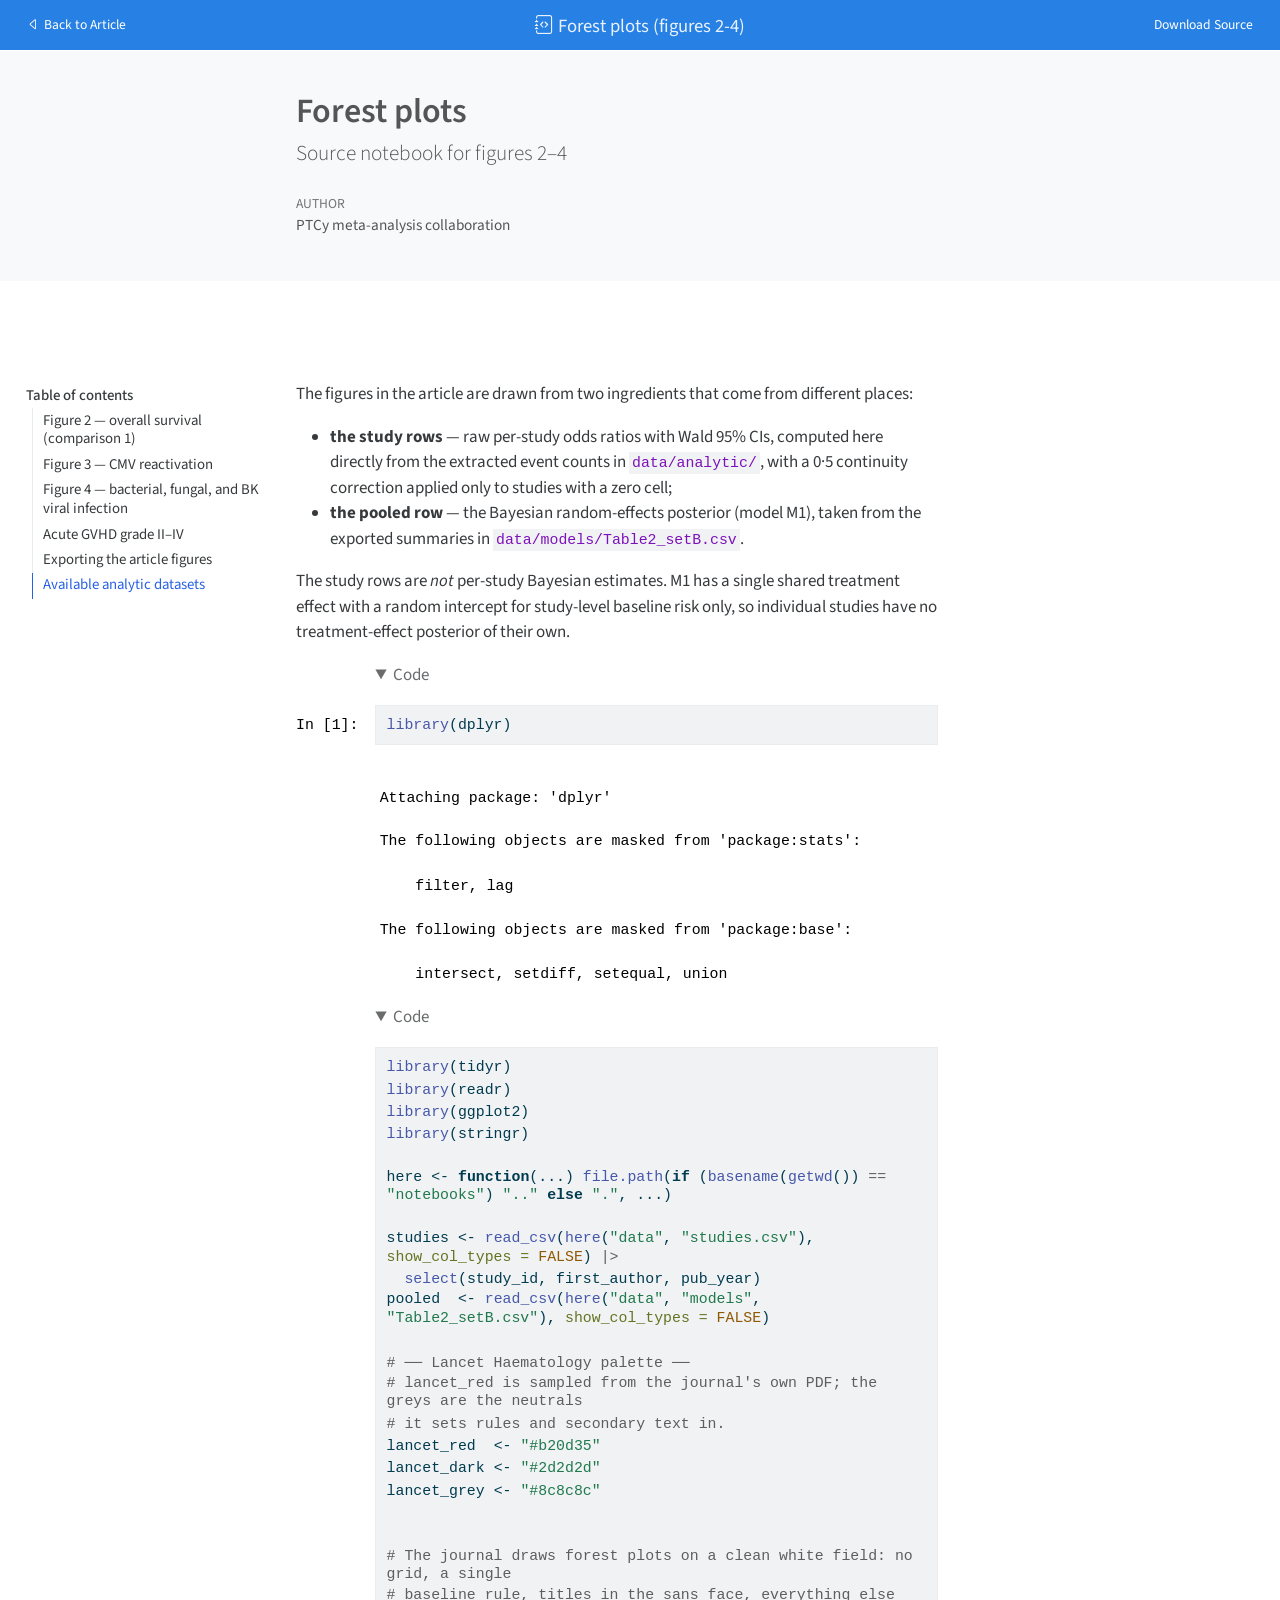
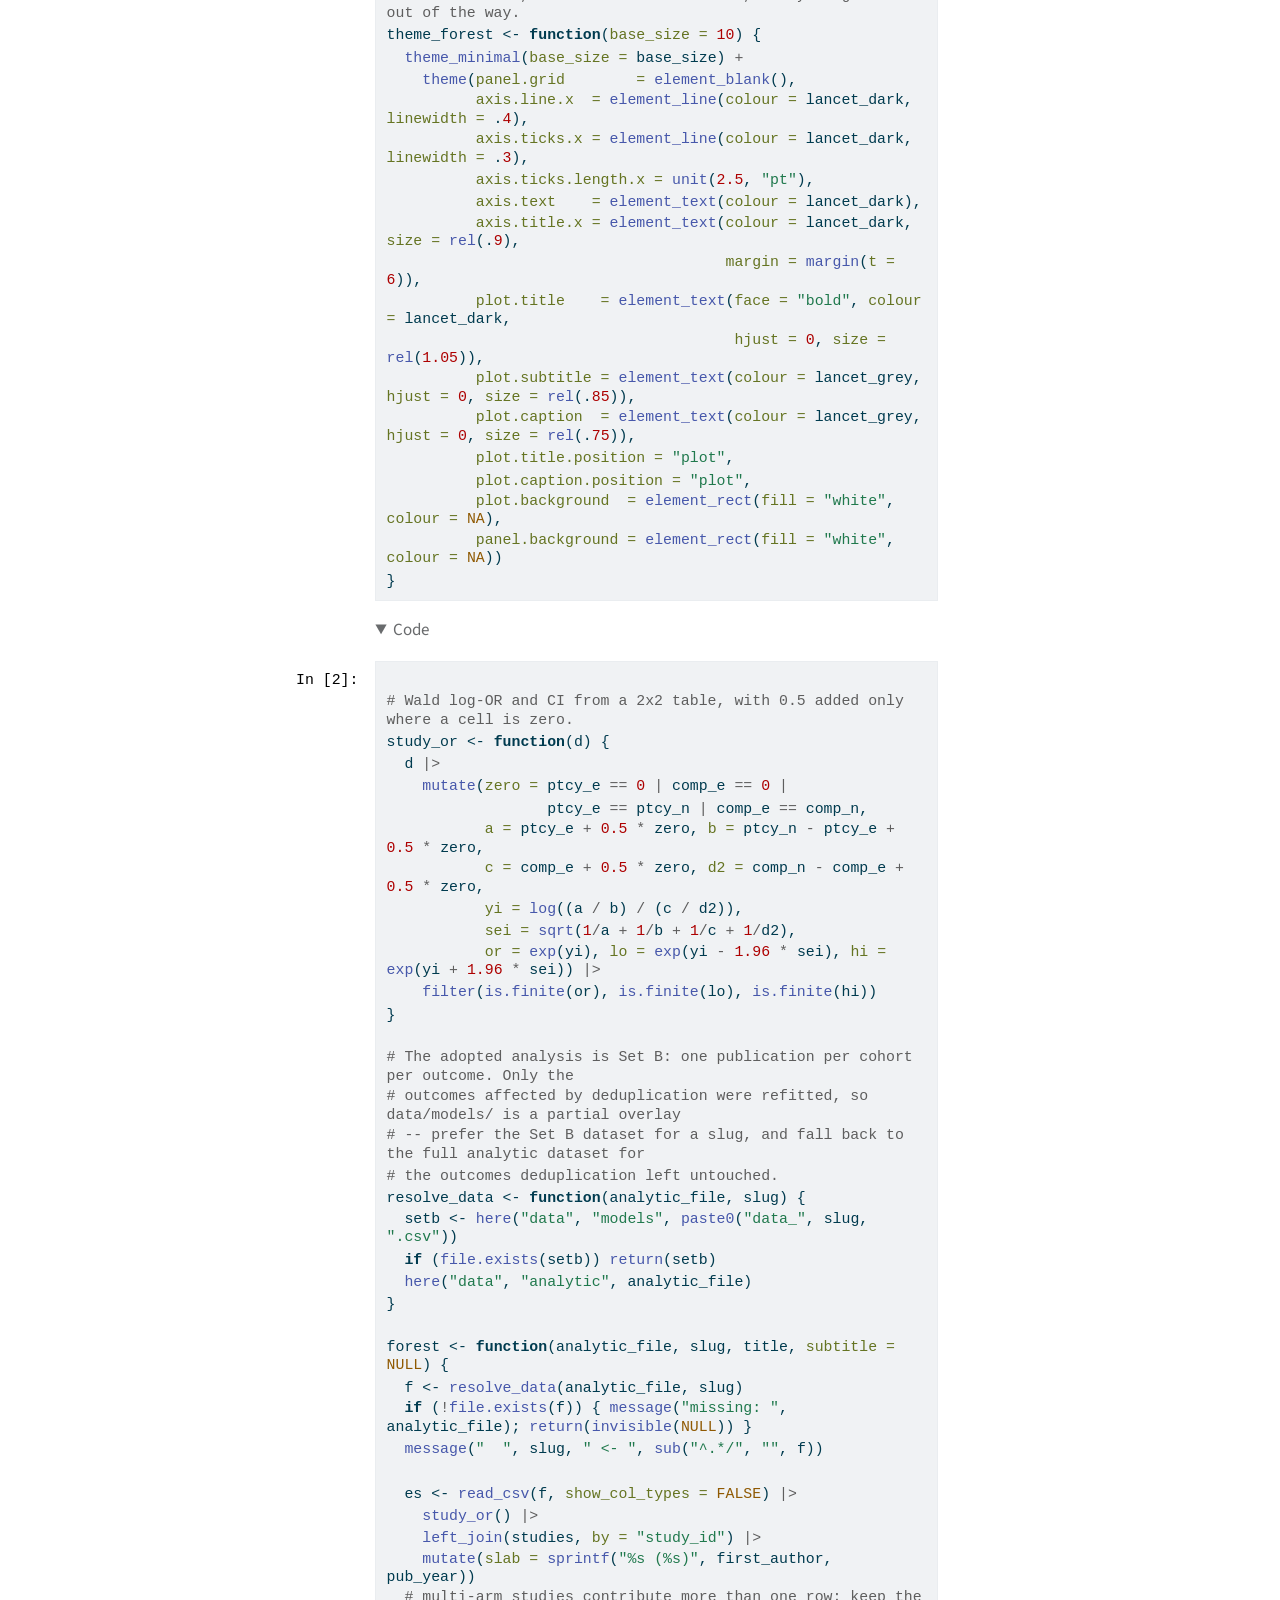
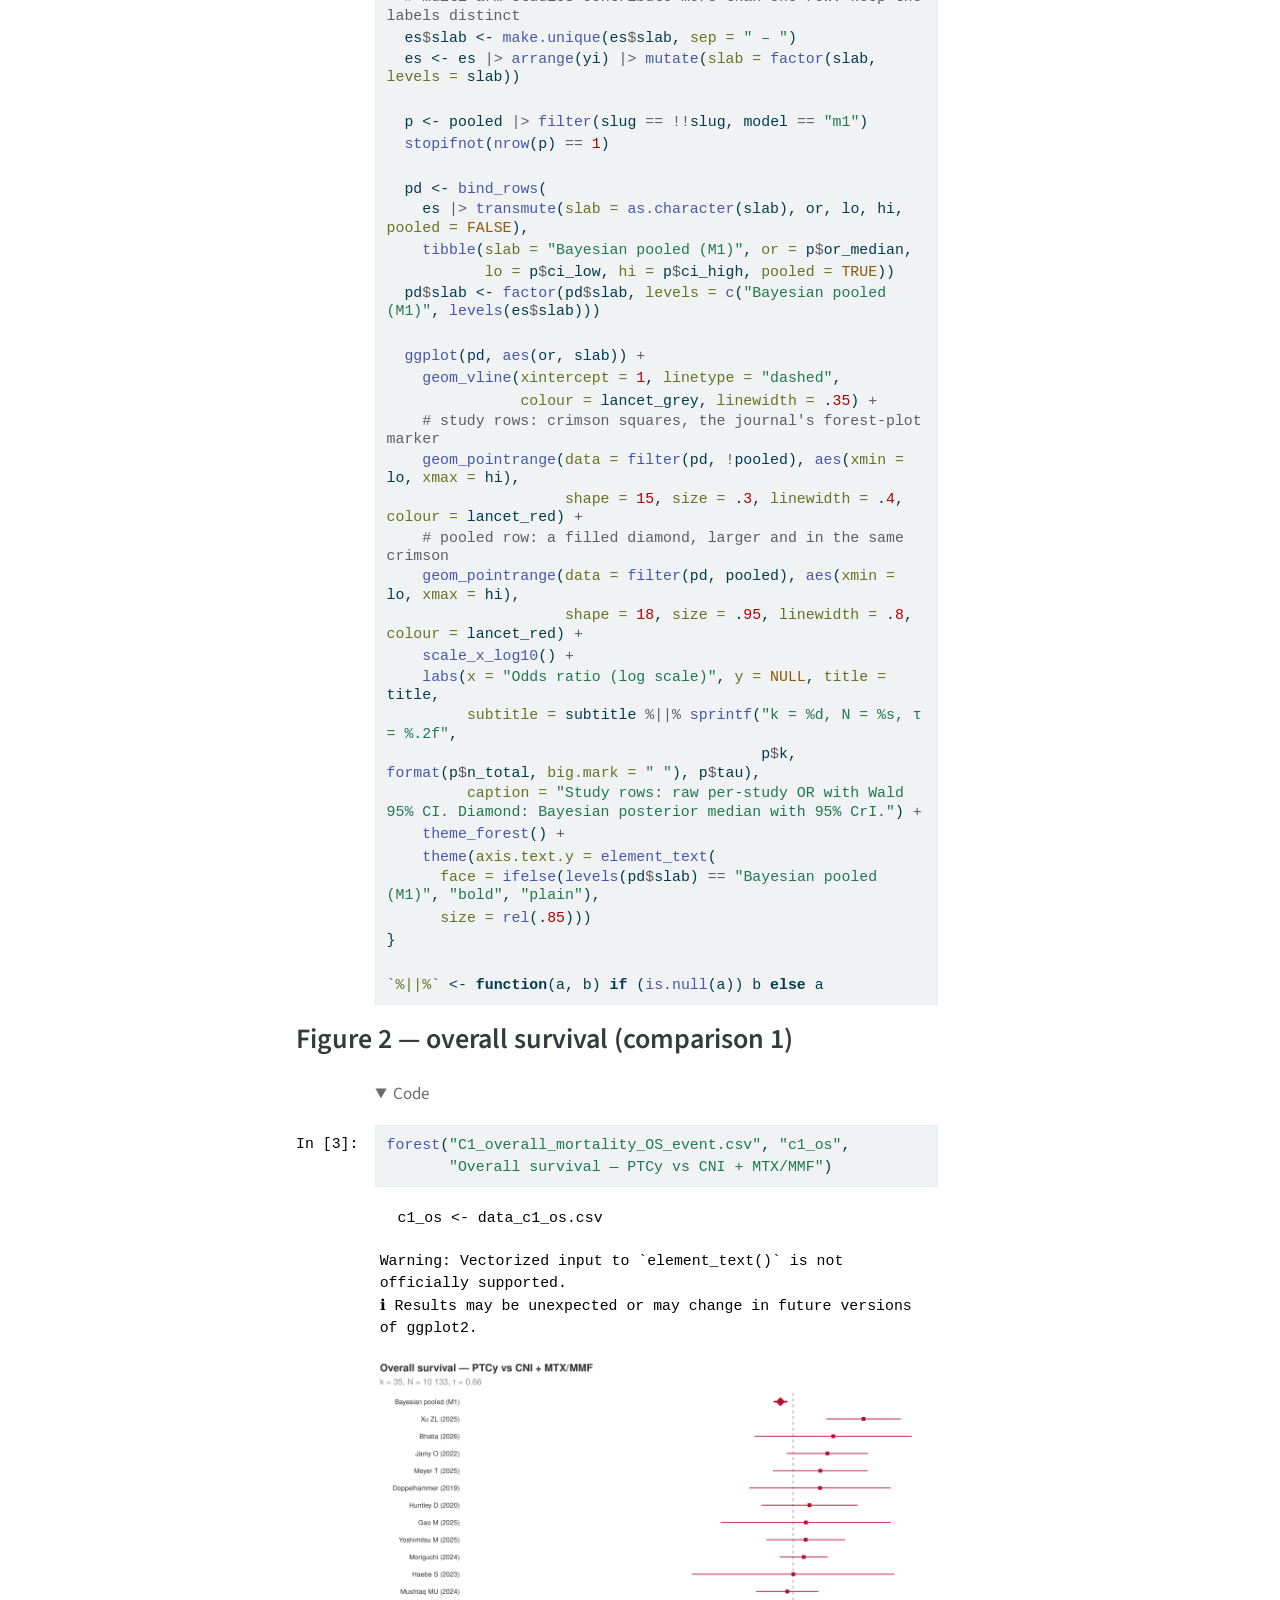
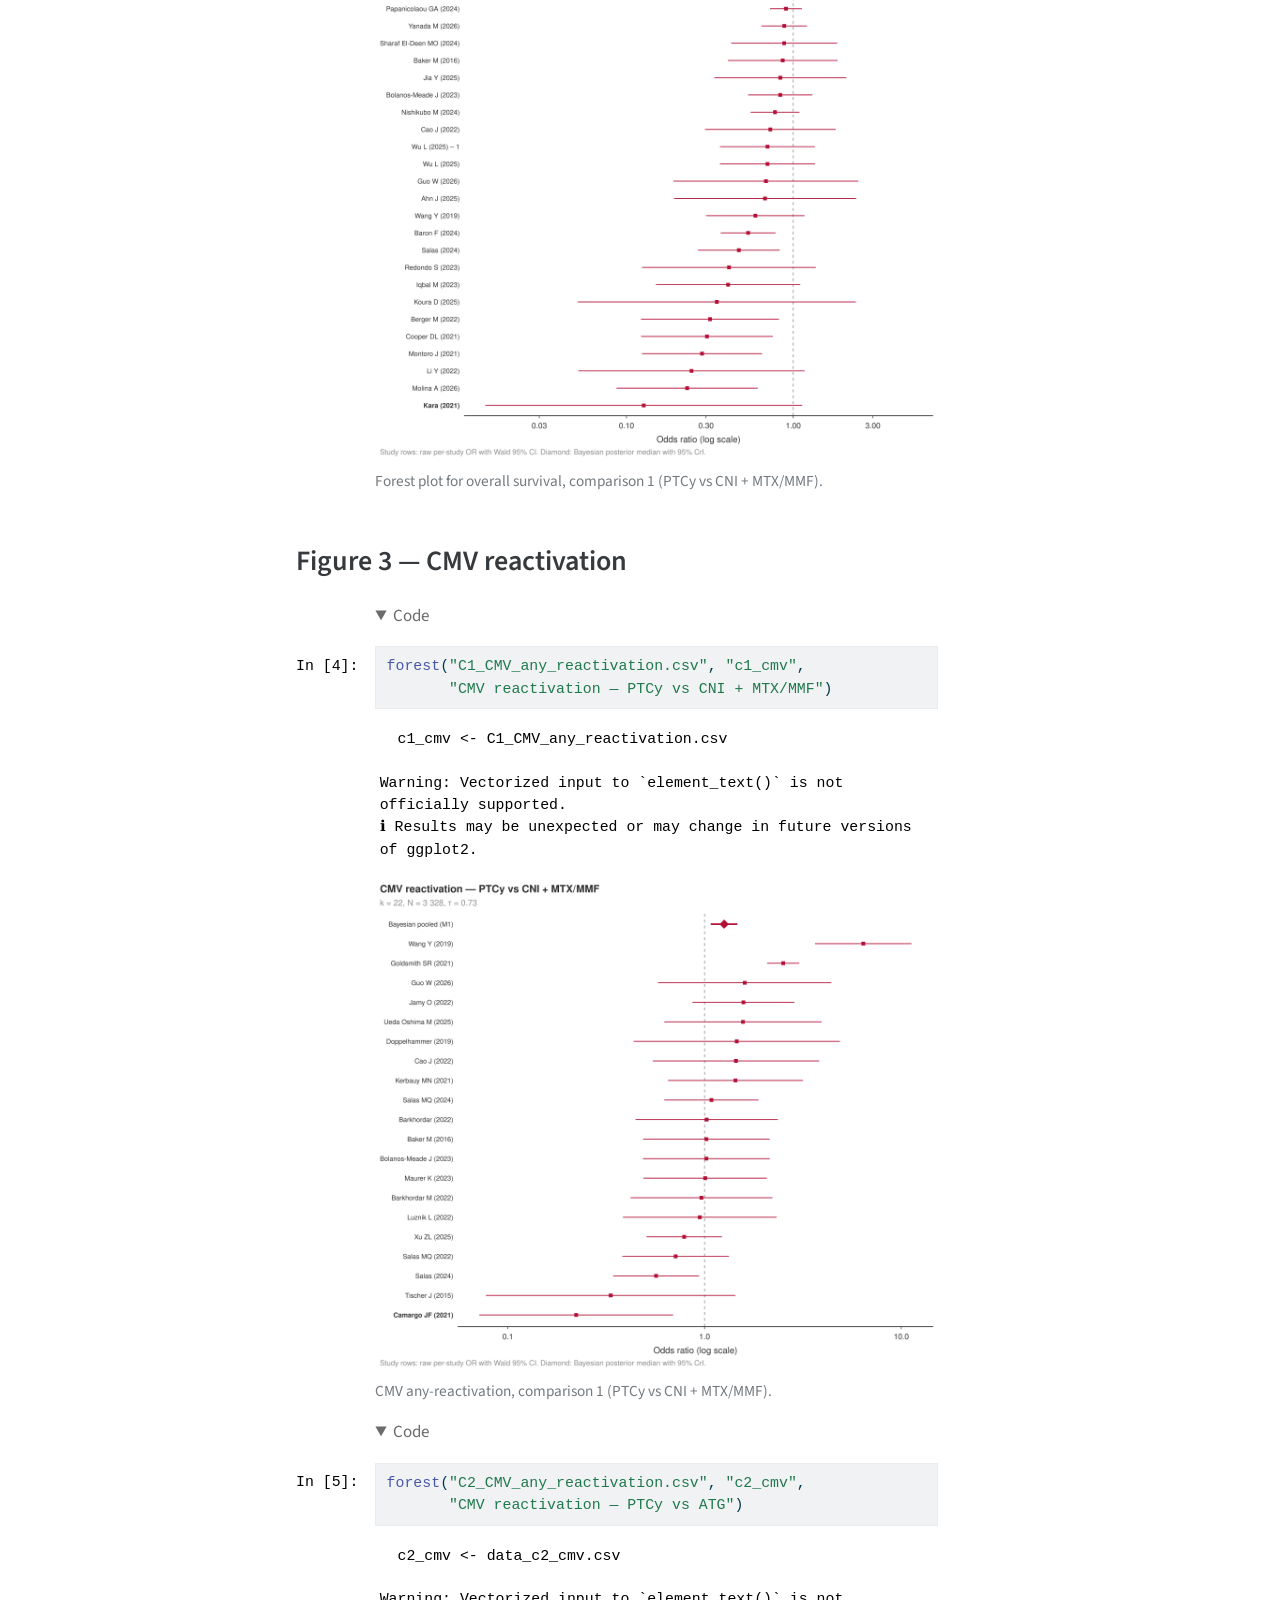
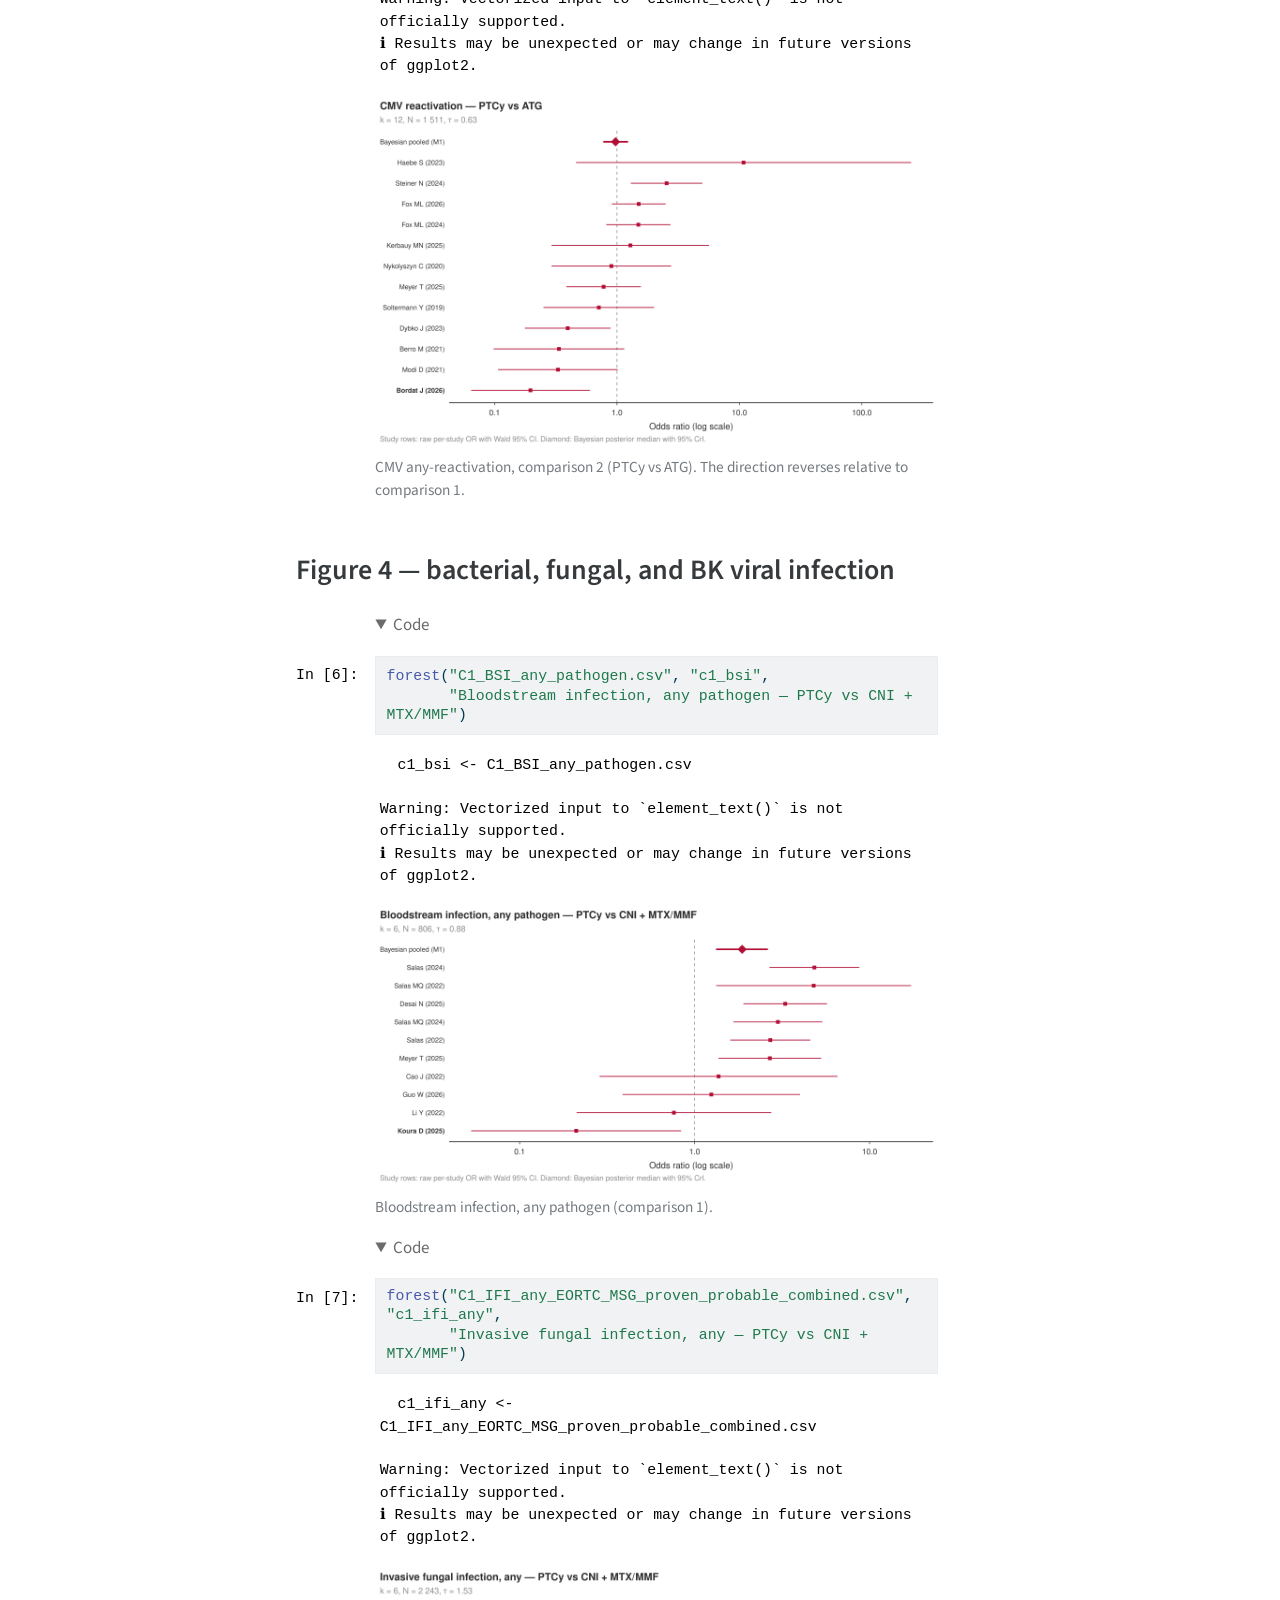
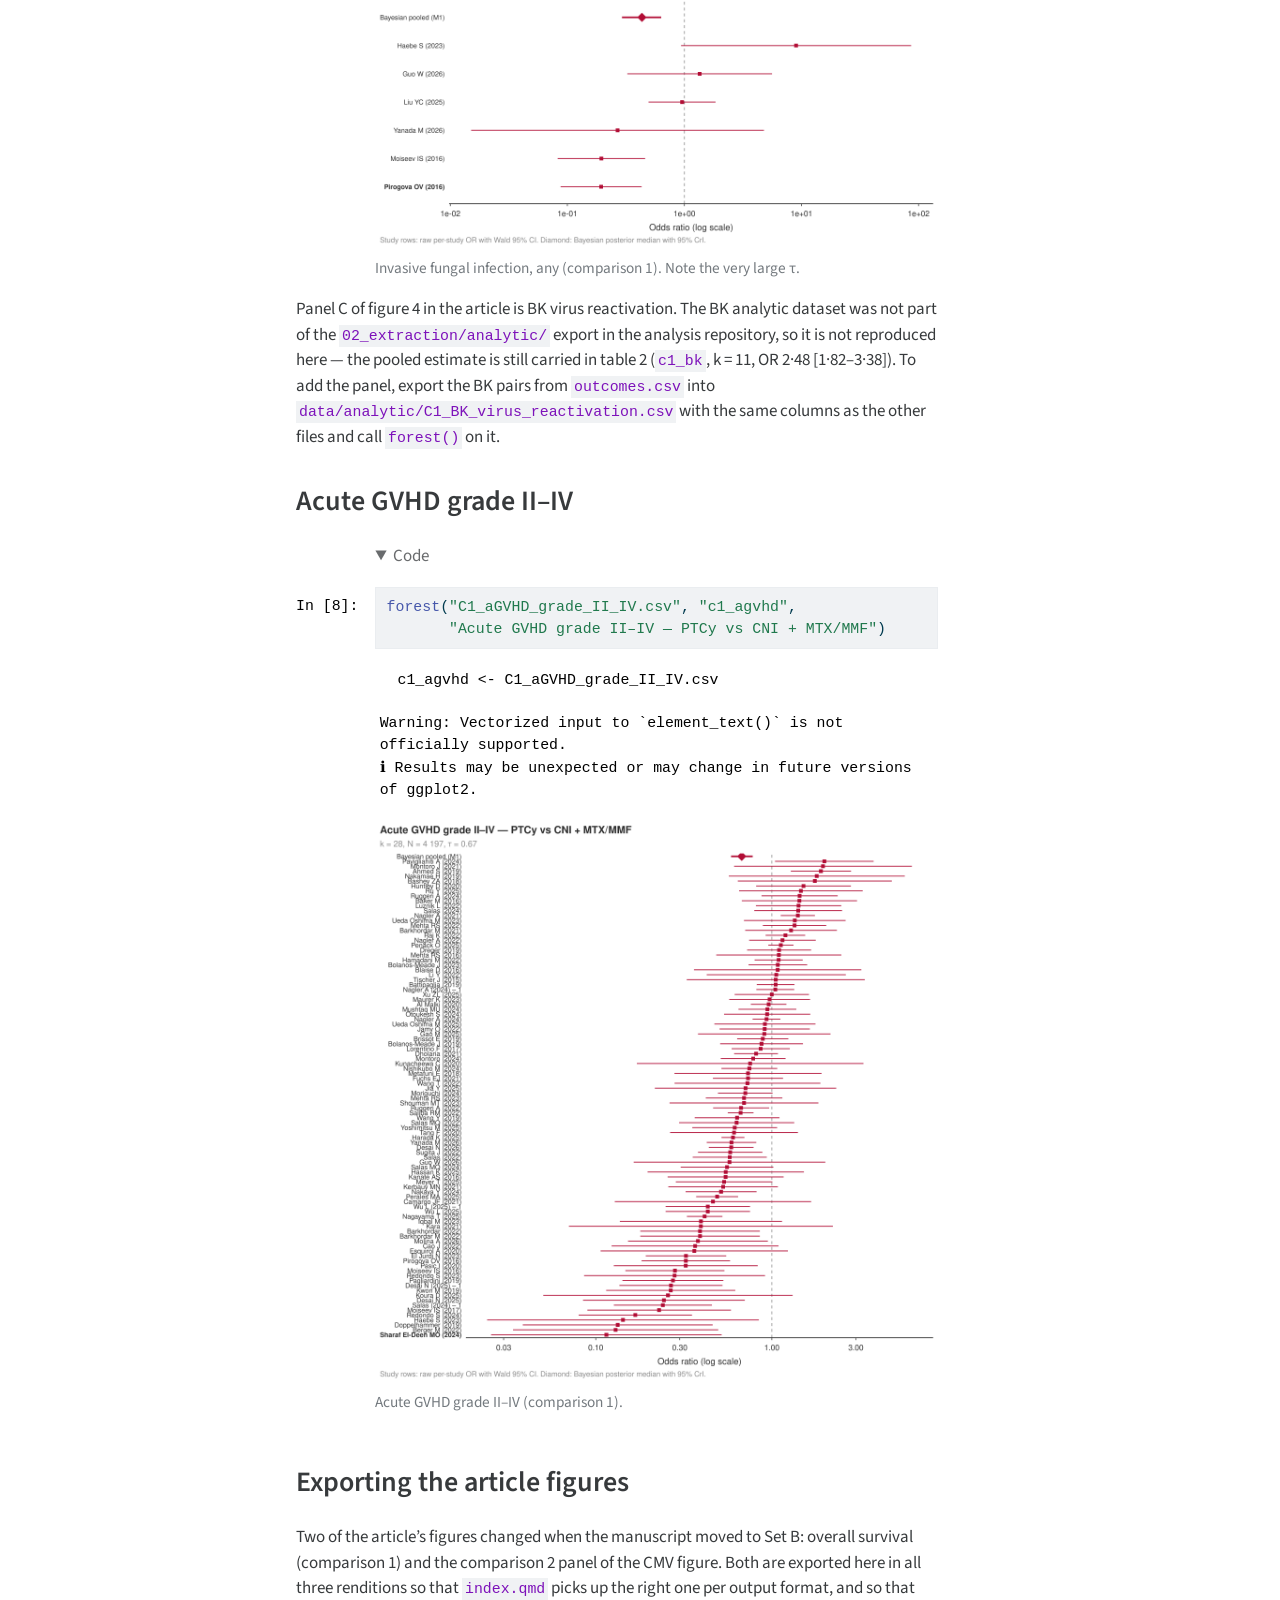
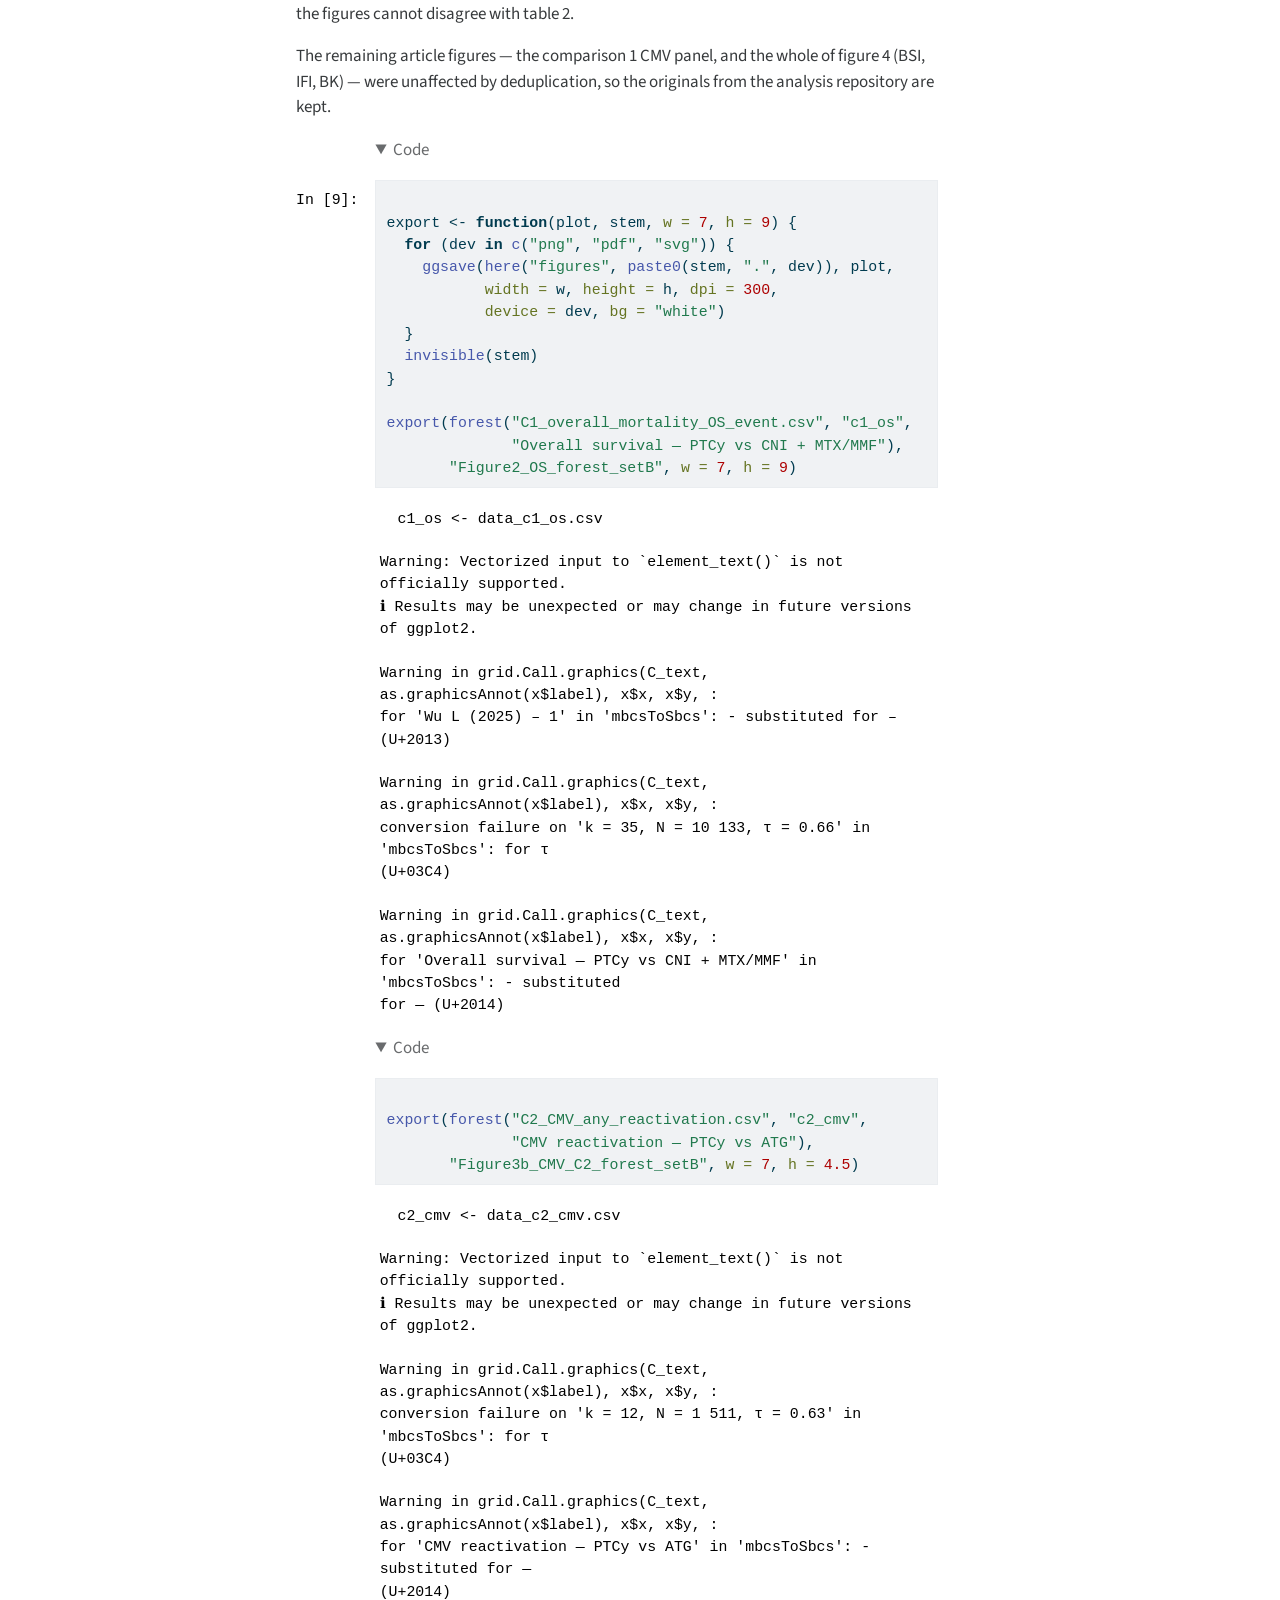
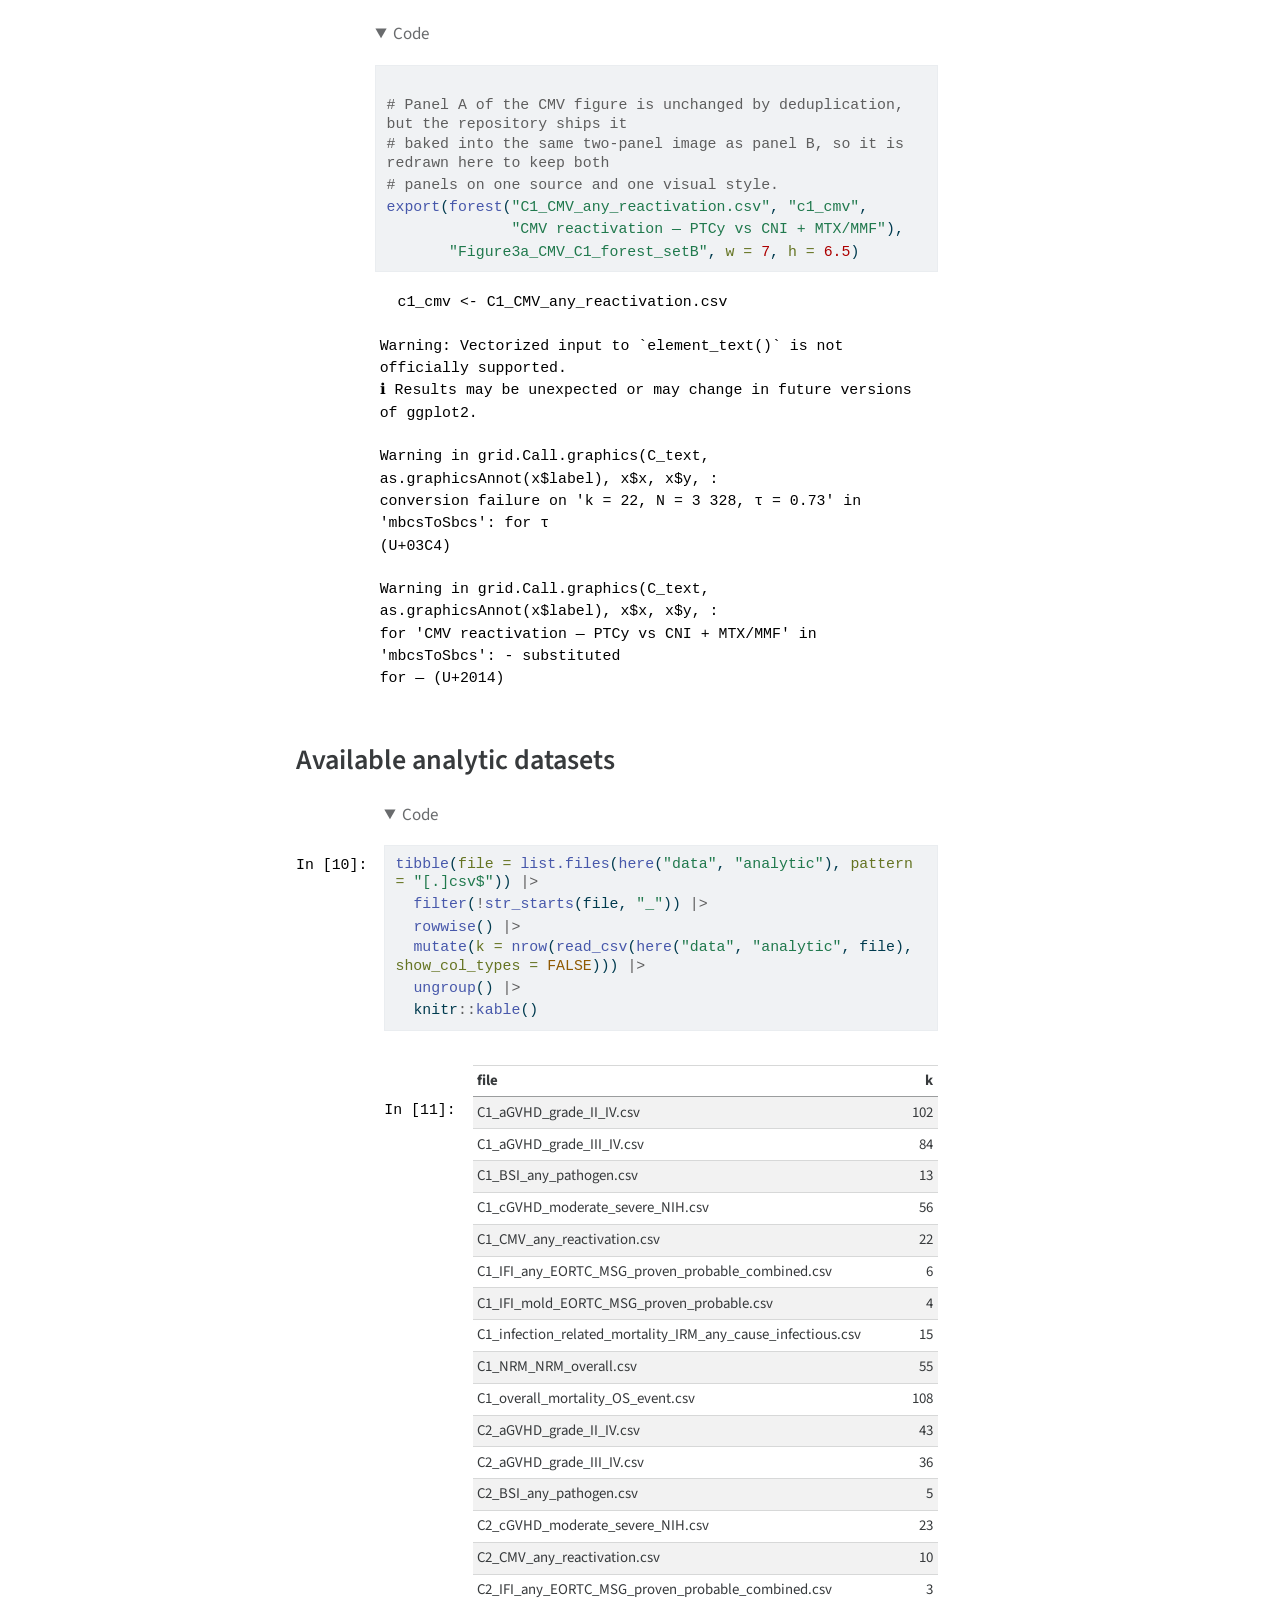
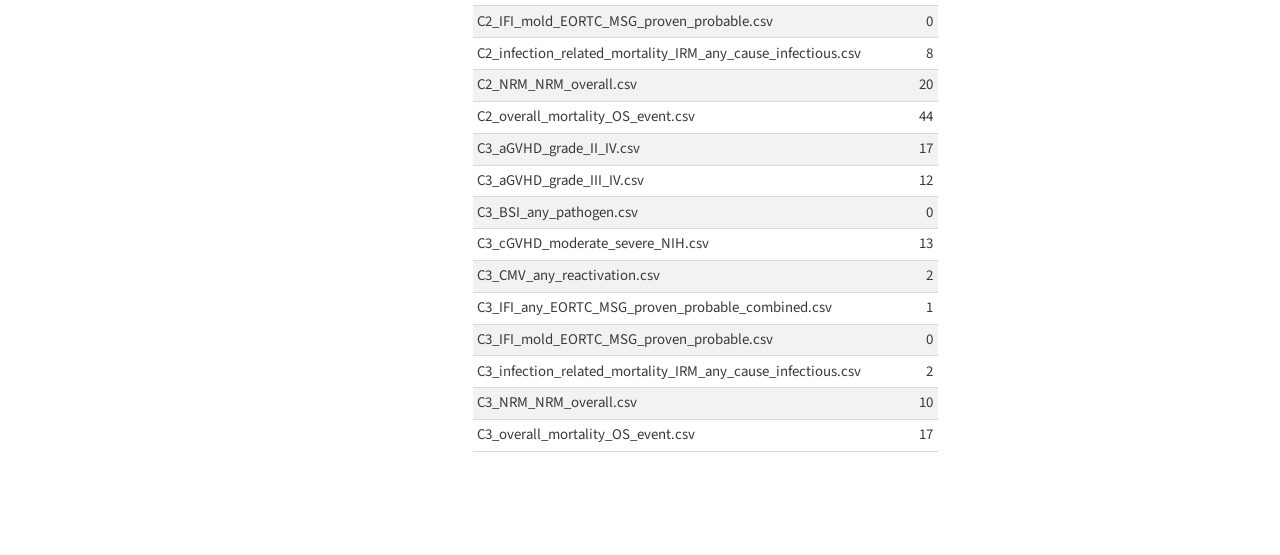
<file: notebooks/forest-plots-preview.html>
<!DOCTYPE html>
<html xmlns="http://www.w3.org/1999/xhtml" lang="en" xml:lang="en"><head>
    <meta charset="utf-8">
    <meta name="generator" content="quarto-1.10.18">

    <meta name="viewport" content="width=device-width, initial-scale=1.0, user-scalable=yes">

    <meta name="author" content="PTCy meta-analysis collaboration">

    <title>Forest plots</title>
    <style>
      /* Default styles provided by pandoc.
      ** See https://pandoc.org/MANUAL.html#variables-for-html for config info.
      */
      span.smallcaps{font-variant: small-caps;}
      div.columns{display: flex; gap: 1.5em;}
      div.column{flex: auto;}
      @media screen {
      div.columns{gap: min(4vw, 1.5em);}
      div.column{overflow-x: auto;}
      }
      div.hanging-indent{margin-left: 1.5em; text-indent: -1.5em;}
      ul.task-list{list-style: none;}
      ul.task-list li input[type="checkbox"] {
        width: 0.8em;
        margin: 0 0.8em 0.2em -1em; /* quarto-specific, see https://github.com/quarto-dev/quarto-cli/issues/4556 */ 
        vertical-align: middle;
      }
      /* CSS for syntax highlighting */
      html { -webkit-text-size-adjust: 100%; }
      pre > code.sourceCode { white-space: pre; position: relative; }
      pre > code.sourceCode > span { display: inline-block; line-height: 1.25; }
      pre > code.sourceCode > span:empty { height: 1.2em; }
      .sourceCode { overflow: visible; }
      code.sourceCode > span { color: inherit; text-decoration: inherit; }
      div.sourceCode { margin: 1em 0; }
      pre.sourceCode { margin: 0; }
      @media screen {
      div.sourceCode { overflow: auto; }
      }
      @media print {
      pre > code.sourceCode { white-space: pre-wrap; }
      pre > code.sourceCode > span { text-indent: -5em; padding-left: 5em; }
      }
      pre.numberSource code
        { counter-reset: source-line 0; }
      pre.numberSource code > span
        { position: relative; left: -4em; counter-increment: source-line; }
      pre.numberSource code > span > a:first-child::before
        { content: counter(source-line);
          position: relative; left: -1em; text-align: right; vertical-align: baseline;
          border: none; display: inline-block;
          -webkit-touch-callout: none; -webkit-user-select: none;
          -khtml-user-select: none; -moz-user-select: none;
          -ms-user-select: none; user-select: none;
          padding: 0 4px; width: 4em;
        }
      pre.numberSource { margin-left: 3em;  padding-left: 4px; }
      div.sourceCode
        {   }
      @media screen {
      pre > code.sourceCode > span > a:first-child::before { text-decoration: underline; }
      }
    </style>

    <style>
      body.hypothesis-enabled #quarto-embed-header {
        padding-right: 36px;
      }

      #quarto-embed-header {
        height: 3em;
        width: 100%;
        display: flex;
        justify-content: space-between;
        align-items: center;
        border-bottom: solid 1px;
      }

      #quarto-embed-header h6 {
        font-size: 1.1em;
        padding-top: 0.6em;
        margin-left: 1em;
        margin-right: 1em;
        font-weight: 400;
      }

      #quarto-embed-header a.quarto-back-link,
      #quarto-embed-header a.quarto-download-embed {
        font-size: 0.8em;
        margin-top: 1em;
        margin-bottom: 1em;
        margin-left: 1em;
        margin-right: 1em;
      }

      .quarto-back-container {
        padding-left: 0.5em;
        display: flex;
      }

      .headroom {
          will-change: transform;
          transition: transform 200ms linear;
      }

      .headroom--pinned {
          transform: translateY(0%);
      }

      .headroom--unpinned {
          transform: translateY(-100%);
      }      
    </style>

    <script>
    window.document.addEventListener("DOMContentLoaded", function () {

      var header = window.document.querySelector("#quarto-embed-header");
      const titleBannerEl = window.document.querySelector("body > #title-block-header");
      if (titleBannerEl) {
        titleBannerEl.style.paddingTop = header.clientHeight + "px";
      }
      const contentEl = window.document.getElementById('quarto-content');
      for (const child of contentEl.children) {
        child.style.paddingTop = header.clientHeight + "px";
        child.style.marginTop = "1em";
      }

      // Use the article root if the `back` call doesn't work. This isn't perfect
      // but should typically work
      window.quartoBackToArticle = () => {
        var currentUrl = window.location.href;
        window.history.back();
        setTimeout(() => {
            // if location was not changed in 100 ms, then there is no history back
            if(currentUrl === window.location.href){              
                // redirect to site root
                window.location.href = "../index.html";
            }
        }, 100);
      }

      const headroom = new window.Headroom(header, {
        tolerance: 5,
        onPin: function () {
        },
        onUnpin: function () {
        },
      });
      headroom.init();
    });
    </script>

    
<script src="../site_libs/manuscript-notebook/headroom.min.js"></script>
<script src="../site_libs/clipboard/clipboard.min.js"></script>
<script src="../site_libs/quarto-html/quarto.js" type="module"></script>
<script src="../site_libs/quarto-html/tabsets/tabsets.js" type="module"></script>
<script src="../site_libs/quarto-html/popper.min.js"></script>
<script src="../site_libs/quarto-html/tippy.umd.min.js"></script>
<script src="../site_libs/quarto-html/anchor.min.js"></script>
<link href="../site_libs/quarto-html/tippy.css" rel="stylesheet">
<link href="../site_libs/quarto-html/quarto-syntax-highlighting-64a204ab8560d761af7679ceaba22944.css" rel="stylesheet" id="quarto-text-highlighting-styles">
<script src="../site_libs/bootstrap/bootstrap.min.js"></script>
<link href="../site_libs/bootstrap/bootstrap-icons.css" rel="stylesheet">
<link href="../site_libs/bootstrap/bootstrap-62e2d20df198e8a01bb734742f2e28cf.min.css" rel="stylesheet" append-hash="true" id="quarto-bootstrap" data-mode="light">
<script src="../site_libs/quarto-contrib/glightbox/glightbox.min.js"></script>
<link href="../site_libs/quarto-contrib/glightbox/glightbox.min.css" rel="stylesheet">
<link href="../site_libs/quarto-contrib/glightbox/lightbox.css" rel="stylesheet">
     
      </head>

  <body class="quarto-notebook quarto-light">
    <div id="quarto-embed-header" class="headroom fixed-top bg-primary">
      
      <a onclick="window.quartoBackToArticle(); return false;" class="btn btn-primary quarto-back-link" href=""><i class="bi bi-caret-left"></i> Back to Article</a>
      <h6><i class="bi bi-journal-code"></i> Forest plots (figures 2-4)</h6>

            <a href="../notebooks/forest-plots.qmd" class="btn btn-primary quarto-download-embed" download="forest-plots.qmd">Download Source</a>
          </div>

     <header id="title-block-header" class="quarto-title-block default toc-left page-columns page-full">
  <div class="quarto-title-banner page-columns page-full">
    <div class="quarto-title column-body">
      <h1 class="title">Forest plots</h1>
            <p class="subtitle lead">Source notebook for figures 2–4</p>
          </div>

    
    <div class="quarto-title-meta-container">
      <div class="quarto-title-meta-column-start">
        
        <div class="quarto-title-meta">

                <div>
            <div class="quarto-title-meta-heading">Author</div>
            <div class="quarto-title-meta-contents">
                        <p>PTCy meta-analysis collaboration </p>
                      </div>
          </div>
                
          
                
              </div>
      </div>
      <div class="quarto-title-meta-column-end quarto-other-formats-target">
      </div>
    </div>



    <div class="quarto-other-links-text-target">
    </div>  </div>
</header><div id="quarto-content" class="page-columns page-rows-contents page-layout-article toc-left">
<div id="quarto-sidebar-toc-left" class="sidebar toc-left">
  <nav id="TOC" role="doc-toc" class="toc-active">
    <h2 id="toc-title">Table of contents</h2>
   
  <ul>
  <li><a href="#figure-2-overall-survival-comparison-1" id="toc-figure-2-overall-survival-comparison-1" class="nav-link active" data-scroll-target="#figure-2-overall-survival-comparison-1">Figure 2 — overall survival (comparison 1)</a></li>
  <li><a href="#figure-3-cmv-reactivation" id="toc-figure-3-cmv-reactivation" class="nav-link" data-scroll-target="#figure-3-cmv-reactivation">Figure 3 — CMV reactivation</a></li>
  <li><a href="#figure-4-bacterial-fungal-and-bk-viral-infection" id="toc-figure-4-bacterial-fungal-and-bk-viral-infection" class="nav-link" data-scroll-target="#figure-4-bacterial-fungal-and-bk-viral-infection">Figure 4 — bacterial, fungal, and BK viral infection</a></li>
  <li><a href="#acute-gvhd-grade-iiiv" id="toc-acute-gvhd-grade-iiiv" class="nav-link" data-scroll-target="#acute-gvhd-grade-iiiv">Acute GVHD grade II–IV</a></li>
  <li><a href="#exporting-the-article-figures" id="toc-exporting-the-article-figures" class="nav-link" data-scroll-target="#exporting-the-article-figures">Exporting the article figures</a></li>
  <li><a href="#available-analytic-datasets" id="toc-available-analytic-datasets" class="nav-link" data-scroll-target="#available-analytic-datasets">Available analytic datasets</a></li>
  </ul>
</nav>
</div>
<div id="quarto-margin-sidebar" class="sidebar margin-sidebar zindex-bottom">
</div>
<main class="content quarto-banner-title-block" id="quarto-document-content">      

       <p>The figures in the article are drawn from two ingredients that come from different places:</p>
<ul>
<li><strong>the study rows</strong> — raw per-study odds ratios with Wald 95% CIs, computed here directly from the extracted event counts in <code>data/analytic/</code>, with a 0·5 continuity correction applied only to studies with a zero cell;</li>
<li><strong>the pooled row</strong> — the Bayesian random-effects posterior (model M1), taken from the exported summaries in <code>data/models/Table2_setB.csv</code>.</li>
</ul>
<p>The study rows are <em>not</em> per-study Bayesian estimates. M1 has a single shared treatment effect with a random intercept for study-level baseline risk only, so individual studies have no treatment-effect posterior of their own.</p>
<div class="cell-container code-fold"><div class="cell-decorator"><pre>In [1]:</pre></div><div class="cell">
<details open="" class="code-fold">
<summary>Code</summary>
<div class="code-copy-outer-scaffold"><div class="sourceCode cell-code" id="cb1"><pre class="sourceCode r code-with-copy"><code class="sourceCode r"><span id="cb1-1"><a href="#cb1-1" aria-hidden="true" tabindex="-1"></a><span class="fu">library</span>(dplyr)</span></code></pre></div><button title="Copy to Clipboard" class="code-copy-button"><i class="bi"></i></button></div>
</details>
<div class="cell-output cell-output-stderr">
<pre><code>
Attaching package: 'dplyr'</code></pre>
</div>
<div class="cell-output cell-output-stderr">
<pre><code>The following objects are masked from 'package:stats':

    filter, lag</code></pre>
</div>
<div class="cell-output cell-output-stderr">
<pre><code>The following objects are masked from 'package:base':

    intersect, setdiff, setequal, union</code></pre>
</div>
<details open="" class="code-fold">
<summary>Code</summary>
<div class="code-copy-outer-scaffold"><div class="sourceCode cell-code" id="cb5"><pre class="sourceCode r code-with-copy"><code class="sourceCode r"><span id="cb5-1"><a href="#cb5-1" aria-hidden="true" tabindex="-1"></a><span class="fu">library</span>(tidyr)</span>
<span id="cb5-2"><a href="#cb5-2" aria-hidden="true" tabindex="-1"></a><span class="fu">library</span>(readr)</span>
<span id="cb5-3"><a href="#cb5-3" aria-hidden="true" tabindex="-1"></a><span class="fu">library</span>(ggplot2)</span>
<span id="cb5-4"><a href="#cb5-4" aria-hidden="true" tabindex="-1"></a><span class="fu">library</span>(stringr)</span>
<span id="cb5-5"><a href="#cb5-5" aria-hidden="true" tabindex="-1"></a></span>
<span id="cb5-6"><a href="#cb5-6" aria-hidden="true" tabindex="-1"></a>here <span class="ot">&lt;-</span> <span class="cf">function</span>(...) <span class="fu">file.path</span>(<span class="cf">if</span> (<span class="fu">basename</span>(<span class="fu">getwd</span>()) <span class="sc">==</span> <span class="st">"notebooks"</span>) <span class="st">".."</span> <span class="cf">else</span> <span class="st">"."</span>, ...)</span>
<span id="cb5-7"><a href="#cb5-7" aria-hidden="true" tabindex="-1"></a></span>
<span id="cb5-8"><a href="#cb5-8" aria-hidden="true" tabindex="-1"></a>studies <span class="ot">&lt;-</span> <span class="fu">read_csv</span>(<span class="fu">here</span>(<span class="st">"data"</span>, <span class="st">"studies.csv"</span>), <span class="at">show_col_types =</span> <span class="cn">FALSE</span>) <span class="sc">|&gt;</span></span>
<span id="cb5-9"><a href="#cb5-9" aria-hidden="true" tabindex="-1"></a>  <span class="fu">select</span>(study_id, first_author, pub_year)</span>
<span id="cb5-10"><a href="#cb5-10" aria-hidden="true" tabindex="-1"></a>pooled  <span class="ot">&lt;-</span> <span class="fu">read_csv</span>(<span class="fu">here</span>(<span class="st">"data"</span>, <span class="st">"models"</span>, <span class="st">"Table2_setB.csv"</span>), <span class="at">show_col_types =</span> <span class="cn">FALSE</span>)</span>
<span id="cb5-11"><a href="#cb5-11" aria-hidden="true" tabindex="-1"></a></span>
<span id="cb5-12"><a href="#cb5-12" aria-hidden="true" tabindex="-1"></a><span class="co"># ── Lancet Haematology palette ──</span></span>
<span id="cb5-13"><a href="#cb5-13" aria-hidden="true" tabindex="-1"></a><span class="co"># lancet_red is sampled from the journal's own PDF; the greys are the neutrals</span></span>
<span id="cb5-14"><a href="#cb5-14" aria-hidden="true" tabindex="-1"></a><span class="co"># it sets rules and secondary text in.</span></span>
<span id="cb5-15"><a href="#cb5-15" aria-hidden="true" tabindex="-1"></a>lancet_red  <span class="ot">&lt;-</span> <span class="st">"#b20d35"</span></span>
<span id="cb5-16"><a href="#cb5-16" aria-hidden="true" tabindex="-1"></a>lancet_dark <span class="ot">&lt;-</span> <span class="st">"#2d2d2d"</span></span>
<span id="cb5-17"><a href="#cb5-17" aria-hidden="true" tabindex="-1"></a>lancet_grey <span class="ot">&lt;-</span> <span class="st">"#8c8c8c"</span></span>
<span id="cb5-18"><a href="#cb5-18" aria-hidden="true" tabindex="-1"></a></span>
<span id="cb5-19"><a href="#cb5-19" aria-hidden="true" tabindex="-1"></a></span>
<span id="cb5-20"><a href="#cb5-20" aria-hidden="true" tabindex="-1"></a><span class="co"># The journal draws forest plots on a clean white field: no grid, a single</span></span>
<span id="cb5-21"><a href="#cb5-21" aria-hidden="true" tabindex="-1"></a><span class="co"># baseline rule, titles in the sans face, everything else out of the way.</span></span>
<span id="cb5-22"><a href="#cb5-22" aria-hidden="true" tabindex="-1"></a>theme_forest <span class="ot">&lt;-</span> <span class="cf">function</span>(<span class="at">base_size =</span> <span class="dv">10</span>) {</span>
<span id="cb5-23"><a href="#cb5-23" aria-hidden="true" tabindex="-1"></a>  <span class="fu">theme_minimal</span>(<span class="at">base_size =</span> base_size) <span class="sc">+</span></span>
<span id="cb5-24"><a href="#cb5-24" aria-hidden="true" tabindex="-1"></a>    <span class="fu">theme</span>(<span class="at">panel.grid        =</span> <span class="fu">element_blank</span>(),</span>
<span id="cb5-25"><a href="#cb5-25" aria-hidden="true" tabindex="-1"></a>          <span class="at">axis.line.x  =</span> <span class="fu">element_line</span>(<span class="at">colour =</span> lancet_dark, <span class="at">linewidth =</span> .<span class="dv">4</span>),</span>
<span id="cb5-26"><a href="#cb5-26" aria-hidden="true" tabindex="-1"></a>          <span class="at">axis.ticks.x =</span> <span class="fu">element_line</span>(<span class="at">colour =</span> lancet_dark, <span class="at">linewidth =</span> .<span class="dv">3</span>),</span>
<span id="cb5-27"><a href="#cb5-27" aria-hidden="true" tabindex="-1"></a>          <span class="at">axis.ticks.length.x =</span> <span class="fu">unit</span>(<span class="fl">2.5</span>, <span class="st">"pt"</span>),</span>
<span id="cb5-28"><a href="#cb5-28" aria-hidden="true" tabindex="-1"></a>          <span class="at">axis.text    =</span> <span class="fu">element_text</span>(<span class="at">colour =</span> lancet_dark),</span>
<span id="cb5-29"><a href="#cb5-29" aria-hidden="true" tabindex="-1"></a>          <span class="at">axis.title.x =</span> <span class="fu">element_text</span>(<span class="at">colour =</span> lancet_dark, <span class="at">size =</span> <span class="fu">rel</span>(.<span class="dv">9</span>),</span>
<span id="cb5-30"><a href="#cb5-30" aria-hidden="true" tabindex="-1"></a>                                      <span class="at">margin =</span> <span class="fu">margin</span>(<span class="at">t =</span> <span class="dv">6</span>)),</span>
<span id="cb5-31"><a href="#cb5-31" aria-hidden="true" tabindex="-1"></a>          <span class="at">plot.title    =</span> <span class="fu">element_text</span>(<span class="at">face =</span> <span class="st">"bold"</span>, <span class="at">colour =</span> lancet_dark,</span>
<span id="cb5-32"><a href="#cb5-32" aria-hidden="true" tabindex="-1"></a>                                       <span class="at">hjust =</span> <span class="dv">0</span>, <span class="at">size =</span> <span class="fu">rel</span>(<span class="fl">1.05</span>)),</span>
<span id="cb5-33"><a href="#cb5-33" aria-hidden="true" tabindex="-1"></a>          <span class="at">plot.subtitle =</span> <span class="fu">element_text</span>(<span class="at">colour =</span> lancet_grey, <span class="at">hjust =</span> <span class="dv">0</span>, <span class="at">size =</span> <span class="fu">rel</span>(.<span class="dv">85</span>)),</span>
<span id="cb5-34"><a href="#cb5-34" aria-hidden="true" tabindex="-1"></a>          <span class="at">plot.caption  =</span> <span class="fu">element_text</span>(<span class="at">colour =</span> lancet_grey, <span class="at">hjust =</span> <span class="dv">0</span>, <span class="at">size =</span> <span class="fu">rel</span>(.<span class="dv">75</span>)),</span>
<span id="cb5-35"><a href="#cb5-35" aria-hidden="true" tabindex="-1"></a>          <span class="at">plot.title.position =</span> <span class="st">"plot"</span>,</span>
<span id="cb5-36"><a href="#cb5-36" aria-hidden="true" tabindex="-1"></a>          <span class="at">plot.caption.position =</span> <span class="st">"plot"</span>,</span>
<span id="cb5-37"><a href="#cb5-37" aria-hidden="true" tabindex="-1"></a>          <span class="at">plot.background  =</span> <span class="fu">element_rect</span>(<span class="at">fill =</span> <span class="st">"white"</span>, <span class="at">colour =</span> <span class="cn">NA</span>),</span>
<span id="cb5-38"><a href="#cb5-38" aria-hidden="true" tabindex="-1"></a>          <span class="at">panel.background =</span> <span class="fu">element_rect</span>(<span class="at">fill =</span> <span class="st">"white"</span>, <span class="at">colour =</span> <span class="cn">NA</span>))</span>
<span id="cb5-39"><a href="#cb5-39" aria-hidden="true" tabindex="-1"></a>}</span></code></pre></div><button title="Copy to Clipboard" class="code-copy-button"><i class="bi"></i></button></div>
</details>
</div></div>
<div class="cell-container code-fold"><div class="cell-decorator"><pre>In [2]:</pre></div><div class="cell">
<details open="" class="code-fold">
<summary>Code</summary>
<div class="code-copy-outer-scaffold"><div class="sourceCode cell-code" id="cb6"><pre class="sourceCode r code-with-copy"><code class="sourceCode r"><span id="cb6-1"><a href="#cb6-1" aria-hidden="true" tabindex="-1"></a></span>
<span id="cb6-2"><a href="#cb6-2" aria-hidden="true" tabindex="-1"></a><span class="co"># Wald log-OR and CI from a 2x2 table, with 0.5 added only where a cell is zero.</span></span>
<span id="cb6-3"><a href="#cb6-3" aria-hidden="true" tabindex="-1"></a>study_or <span class="ot">&lt;-</span> <span class="cf">function</span>(d) {</span>
<span id="cb6-4"><a href="#cb6-4" aria-hidden="true" tabindex="-1"></a>  d <span class="sc">|&gt;</span></span>
<span id="cb6-5"><a href="#cb6-5" aria-hidden="true" tabindex="-1"></a>    <span class="fu">mutate</span>(<span class="at">zero =</span> ptcy_e <span class="sc">==</span> <span class="dv">0</span> <span class="sc">|</span> comp_e <span class="sc">==</span> <span class="dv">0</span> <span class="sc">|</span></span>
<span id="cb6-6"><a href="#cb6-6" aria-hidden="true" tabindex="-1"></a>                  ptcy_e <span class="sc">==</span> ptcy_n <span class="sc">|</span> comp_e <span class="sc">==</span> comp_n,</span>
<span id="cb6-7"><a href="#cb6-7" aria-hidden="true" tabindex="-1"></a>           <span class="at">a =</span> ptcy_e <span class="sc">+</span> <span class="fl">0.5</span> <span class="sc">*</span> zero, <span class="at">b =</span> ptcy_n <span class="sc">-</span> ptcy_e <span class="sc">+</span> <span class="fl">0.5</span> <span class="sc">*</span> zero,</span>
<span id="cb6-8"><a href="#cb6-8" aria-hidden="true" tabindex="-1"></a>           <span class="at">c =</span> comp_e <span class="sc">+</span> <span class="fl">0.5</span> <span class="sc">*</span> zero, <span class="at">d2 =</span> comp_n <span class="sc">-</span> comp_e <span class="sc">+</span> <span class="fl">0.5</span> <span class="sc">*</span> zero,</span>
<span id="cb6-9"><a href="#cb6-9" aria-hidden="true" tabindex="-1"></a>           <span class="at">yi =</span> <span class="fu">log</span>((a <span class="sc">/</span> b) <span class="sc">/</span> (c <span class="sc">/</span> d2)),</span>
<span id="cb6-10"><a href="#cb6-10" aria-hidden="true" tabindex="-1"></a>           <span class="at">sei =</span> <span class="fu">sqrt</span>(<span class="dv">1</span><span class="sc">/</span>a <span class="sc">+</span> <span class="dv">1</span><span class="sc">/</span>b <span class="sc">+</span> <span class="dv">1</span><span class="sc">/</span>c <span class="sc">+</span> <span class="dv">1</span><span class="sc">/</span>d2),</span>
<span id="cb6-11"><a href="#cb6-11" aria-hidden="true" tabindex="-1"></a>           <span class="at">or =</span> <span class="fu">exp</span>(yi), <span class="at">lo =</span> <span class="fu">exp</span>(yi <span class="sc">-</span> <span class="fl">1.96</span> <span class="sc">*</span> sei), <span class="at">hi =</span> <span class="fu">exp</span>(yi <span class="sc">+</span> <span class="fl">1.96</span> <span class="sc">*</span> sei)) <span class="sc">|&gt;</span></span>
<span id="cb6-12"><a href="#cb6-12" aria-hidden="true" tabindex="-1"></a>    <span class="fu">filter</span>(<span class="fu">is.finite</span>(or), <span class="fu">is.finite</span>(lo), <span class="fu">is.finite</span>(hi))</span>
<span id="cb6-13"><a href="#cb6-13" aria-hidden="true" tabindex="-1"></a>}</span>
<span id="cb6-14"><a href="#cb6-14" aria-hidden="true" tabindex="-1"></a></span>
<span id="cb6-15"><a href="#cb6-15" aria-hidden="true" tabindex="-1"></a><span class="co"># The adopted analysis is Set B: one publication per cohort per outcome. Only the</span></span>
<span id="cb6-16"><a href="#cb6-16" aria-hidden="true" tabindex="-1"></a><span class="co"># outcomes affected by deduplication were refitted, so data/models/ is a partial overlay</span></span>
<span id="cb6-17"><a href="#cb6-17" aria-hidden="true" tabindex="-1"></a><span class="co"># -- prefer the Set B dataset for a slug, and fall back to the full analytic dataset for</span></span>
<span id="cb6-18"><a href="#cb6-18" aria-hidden="true" tabindex="-1"></a><span class="co"># the outcomes deduplication left untouched.</span></span>
<span id="cb6-19"><a href="#cb6-19" aria-hidden="true" tabindex="-1"></a>resolve_data <span class="ot">&lt;-</span> <span class="cf">function</span>(analytic_file, slug) {</span>
<span id="cb6-20"><a href="#cb6-20" aria-hidden="true" tabindex="-1"></a>  setb <span class="ot">&lt;-</span> <span class="fu">here</span>(<span class="st">"data"</span>, <span class="st">"models"</span>, <span class="fu">paste0</span>(<span class="st">"data_"</span>, slug, <span class="st">".csv"</span>))</span>
<span id="cb6-21"><a href="#cb6-21" aria-hidden="true" tabindex="-1"></a>  <span class="cf">if</span> (<span class="fu">file.exists</span>(setb)) <span class="fu">return</span>(setb)</span>
<span id="cb6-22"><a href="#cb6-22" aria-hidden="true" tabindex="-1"></a>  <span class="fu">here</span>(<span class="st">"data"</span>, <span class="st">"analytic"</span>, analytic_file)</span>
<span id="cb6-23"><a href="#cb6-23" aria-hidden="true" tabindex="-1"></a>}</span>
<span id="cb6-24"><a href="#cb6-24" aria-hidden="true" tabindex="-1"></a></span>
<span id="cb6-25"><a href="#cb6-25" aria-hidden="true" tabindex="-1"></a>forest <span class="ot">&lt;-</span> <span class="cf">function</span>(analytic_file, slug, title, <span class="at">subtitle =</span> <span class="cn">NULL</span>) {</span>
<span id="cb6-26"><a href="#cb6-26" aria-hidden="true" tabindex="-1"></a>  f <span class="ot">&lt;-</span> <span class="fu">resolve_data</span>(analytic_file, slug)</span>
<span id="cb6-27"><a href="#cb6-27" aria-hidden="true" tabindex="-1"></a>  <span class="cf">if</span> (<span class="sc">!</span><span class="fu">file.exists</span>(f)) { <span class="fu">message</span>(<span class="st">"missing: "</span>, analytic_file); <span class="fu">return</span>(<span class="fu">invisible</span>(<span class="cn">NULL</span>)) }</span>
<span id="cb6-28"><a href="#cb6-28" aria-hidden="true" tabindex="-1"></a>  <span class="fu">message</span>(<span class="st">"  "</span>, slug, <span class="st">" &lt;- "</span>, <span class="fu">sub</span>(<span class="st">"^.*/"</span>, <span class="st">""</span>, f))</span>
<span id="cb6-29"><a href="#cb6-29" aria-hidden="true" tabindex="-1"></a></span>
<span id="cb6-30"><a href="#cb6-30" aria-hidden="true" tabindex="-1"></a>  es <span class="ot">&lt;-</span> <span class="fu">read_csv</span>(f, <span class="at">show_col_types =</span> <span class="cn">FALSE</span>) <span class="sc">|&gt;</span></span>
<span id="cb6-31"><a href="#cb6-31" aria-hidden="true" tabindex="-1"></a>    <span class="fu">study_or</span>() <span class="sc">|&gt;</span></span>
<span id="cb6-32"><a href="#cb6-32" aria-hidden="true" tabindex="-1"></a>    <span class="fu">left_join</span>(studies, <span class="at">by =</span> <span class="st">"study_id"</span>) <span class="sc">|&gt;</span></span>
<span id="cb6-33"><a href="#cb6-33" aria-hidden="true" tabindex="-1"></a>    <span class="fu">mutate</span>(<span class="at">slab =</span> <span class="fu">sprintf</span>(<span class="st">"%s (%s)"</span>, first_author, pub_year))</span>
<span id="cb6-34"><a href="#cb6-34" aria-hidden="true" tabindex="-1"></a>  <span class="co"># multi-arm studies contribute more than one row: keep the labels distinct</span></span>
<span id="cb6-35"><a href="#cb6-35" aria-hidden="true" tabindex="-1"></a>  es<span class="sc">$</span>slab <span class="ot">&lt;-</span> <span class="fu">make.unique</span>(es<span class="sc">$</span>slab, <span class="at">sep =</span> <span class="st">" – "</span>)</span>
<span id="cb6-36"><a href="#cb6-36" aria-hidden="true" tabindex="-1"></a>  es <span class="ot">&lt;-</span> es <span class="sc">|&gt;</span> <span class="fu">arrange</span>(yi) <span class="sc">|&gt;</span> <span class="fu">mutate</span>(<span class="at">slab =</span> <span class="fu">factor</span>(slab, <span class="at">levels =</span> slab))</span>
<span id="cb6-37"><a href="#cb6-37" aria-hidden="true" tabindex="-1"></a></span>
<span id="cb6-38"><a href="#cb6-38" aria-hidden="true" tabindex="-1"></a>  p <span class="ot">&lt;-</span> pooled <span class="sc">|&gt;</span> <span class="fu">filter</span>(slug <span class="sc">==</span> <span class="sc">!!</span>slug, model <span class="sc">==</span> <span class="st">"m1"</span>)</span>
<span id="cb6-39"><a href="#cb6-39" aria-hidden="true" tabindex="-1"></a>  <span class="fu">stopifnot</span>(<span class="fu">nrow</span>(p) <span class="sc">==</span> <span class="dv">1</span>)</span>
<span id="cb6-40"><a href="#cb6-40" aria-hidden="true" tabindex="-1"></a></span>
<span id="cb6-41"><a href="#cb6-41" aria-hidden="true" tabindex="-1"></a>  pd <span class="ot">&lt;-</span> <span class="fu">bind_rows</span>(</span>
<span id="cb6-42"><a href="#cb6-42" aria-hidden="true" tabindex="-1"></a>    es <span class="sc">|&gt;</span> <span class="fu">transmute</span>(<span class="at">slab =</span> <span class="fu">as.character</span>(slab), or, lo, hi, <span class="at">pooled =</span> <span class="cn">FALSE</span>),</span>
<span id="cb6-43"><a href="#cb6-43" aria-hidden="true" tabindex="-1"></a>    <span class="fu">tibble</span>(<span class="at">slab =</span> <span class="st">"Bayesian pooled (M1)"</span>, <span class="at">or =</span> p<span class="sc">$</span>or_median,</span>
<span id="cb6-44"><a href="#cb6-44" aria-hidden="true" tabindex="-1"></a>           <span class="at">lo =</span> p<span class="sc">$</span>ci_low, <span class="at">hi =</span> p<span class="sc">$</span>ci_high, <span class="at">pooled =</span> <span class="cn">TRUE</span>))</span>
<span id="cb6-45"><a href="#cb6-45" aria-hidden="true" tabindex="-1"></a>  pd<span class="sc">$</span>slab <span class="ot">&lt;-</span> <span class="fu">factor</span>(pd<span class="sc">$</span>slab, <span class="at">levels =</span> <span class="fu">c</span>(<span class="st">"Bayesian pooled (M1)"</span>, <span class="fu">levels</span>(es<span class="sc">$</span>slab)))</span>
<span id="cb6-46"><a href="#cb6-46" aria-hidden="true" tabindex="-1"></a></span>
<span id="cb6-47"><a href="#cb6-47" aria-hidden="true" tabindex="-1"></a>  <span class="fu">ggplot</span>(pd, <span class="fu">aes</span>(or, slab)) <span class="sc">+</span></span>
<span id="cb6-48"><a href="#cb6-48" aria-hidden="true" tabindex="-1"></a>    <span class="fu">geom_vline</span>(<span class="at">xintercept =</span> <span class="dv">1</span>, <span class="at">linetype =</span> <span class="st">"dashed"</span>,</span>
<span id="cb6-49"><a href="#cb6-49" aria-hidden="true" tabindex="-1"></a>               <span class="at">colour =</span> lancet_grey, <span class="at">linewidth =</span> .<span class="dv">35</span>) <span class="sc">+</span></span>
<span id="cb6-50"><a href="#cb6-50" aria-hidden="true" tabindex="-1"></a>    <span class="co"># study rows: crimson squares, the journal's forest-plot marker</span></span>
<span id="cb6-51"><a href="#cb6-51" aria-hidden="true" tabindex="-1"></a>    <span class="fu">geom_pointrange</span>(<span class="at">data =</span> <span class="fu">filter</span>(pd, <span class="sc">!</span>pooled), <span class="fu">aes</span>(<span class="at">xmin =</span> lo, <span class="at">xmax =</span> hi),</span>
<span id="cb6-52"><a href="#cb6-52" aria-hidden="true" tabindex="-1"></a>                    <span class="at">shape =</span> <span class="dv">15</span>, <span class="at">size =</span> .<span class="dv">3</span>, <span class="at">linewidth =</span> .<span class="dv">4</span>, <span class="at">colour =</span> lancet_red) <span class="sc">+</span></span>
<span id="cb6-53"><a href="#cb6-53" aria-hidden="true" tabindex="-1"></a>    <span class="co"># pooled row: a filled diamond, larger and in the same crimson</span></span>
<span id="cb6-54"><a href="#cb6-54" aria-hidden="true" tabindex="-1"></a>    <span class="fu">geom_pointrange</span>(<span class="at">data =</span> <span class="fu">filter</span>(pd, pooled), <span class="fu">aes</span>(<span class="at">xmin =</span> lo, <span class="at">xmax =</span> hi),</span>
<span id="cb6-55"><a href="#cb6-55" aria-hidden="true" tabindex="-1"></a>                    <span class="at">shape =</span> <span class="dv">18</span>, <span class="at">size =</span> .<span class="dv">95</span>, <span class="at">linewidth =</span> .<span class="dv">8</span>, <span class="at">colour =</span> lancet_red) <span class="sc">+</span></span>
<span id="cb6-56"><a href="#cb6-56" aria-hidden="true" tabindex="-1"></a>    <span class="fu">scale_x_log10</span>() <span class="sc">+</span></span>
<span id="cb6-57"><a href="#cb6-57" aria-hidden="true" tabindex="-1"></a>    <span class="fu">labs</span>(<span class="at">x =</span> <span class="st">"Odds ratio (log scale)"</span>, <span class="at">y =</span> <span class="cn">NULL</span>, <span class="at">title =</span> title,</span>
<span id="cb6-58"><a href="#cb6-58" aria-hidden="true" tabindex="-1"></a>         <span class="at">subtitle =</span> subtitle <span class="sc">%||%</span> <span class="fu">sprintf</span>(<span class="st">"k = %d, N = %s, τ = %.2f"</span>,</span>
<span id="cb6-59"><a href="#cb6-59" aria-hidden="true" tabindex="-1"></a>                                          p<span class="sc">$</span>k, <span class="fu">format</span>(p<span class="sc">$</span>n_total, <span class="at">big.mark =</span> <span class="st">" "</span>), p<span class="sc">$</span>tau),</span>
<span id="cb6-60"><a href="#cb6-60" aria-hidden="true" tabindex="-1"></a>         <span class="at">caption =</span> <span class="st">"Study rows: raw per-study OR with Wald 95% CI. Diamond: Bayesian posterior median with 95% CrI."</span>) <span class="sc">+</span></span>
<span id="cb6-61"><a href="#cb6-61" aria-hidden="true" tabindex="-1"></a>    <span class="fu">theme_forest</span>() <span class="sc">+</span></span>
<span id="cb6-62"><a href="#cb6-62" aria-hidden="true" tabindex="-1"></a>    <span class="fu">theme</span>(<span class="at">axis.text.y =</span> <span class="fu">element_text</span>(</span>
<span id="cb6-63"><a href="#cb6-63" aria-hidden="true" tabindex="-1"></a>      <span class="at">face =</span> <span class="fu">ifelse</span>(<span class="fu">levels</span>(pd<span class="sc">$</span>slab) <span class="sc">==</span> <span class="st">"Bayesian pooled (M1)"</span>, <span class="st">"bold"</span>, <span class="st">"plain"</span>),</span>
<span id="cb6-64"><a href="#cb6-64" aria-hidden="true" tabindex="-1"></a>      <span class="at">size =</span> <span class="fu">rel</span>(.<span class="dv">85</span>)))</span>
<span id="cb6-65"><a href="#cb6-65" aria-hidden="true" tabindex="-1"></a>}</span>
<span id="cb6-66"><a href="#cb6-66" aria-hidden="true" tabindex="-1"></a></span>
<span id="cb6-67"><a href="#cb6-67" aria-hidden="true" tabindex="-1"></a><span class="st">`</span><span class="at">%||%</span><span class="st">`</span> <span class="ot">&lt;-</span> <span class="cf">function</span>(a, b) <span class="cf">if</span> (<span class="fu">is.null</span>(a)) b <span class="cf">else</span> a</span></code></pre></div><button title="Copy to Clipboard" class="code-copy-button"><i class="bi"></i></button></div>
</details>
</div></div>
<section id="figure-2-overall-survival-comparison-1" class="level2">
<h2 class="anchored" data-anchor-id="figure-2-overall-survival-comparison-1">Figure 2 — overall survival (comparison 1)</h2>
<div class="cell-container code-fold"><div class="cell-decorator"><pre>In [3]:</pre></div><div id="cell-fig-os" class="cell">
<details open="" class="code-fold">
<summary>Code</summary>
<div class="code-copy-outer-scaffold"><div class="sourceCode cell-code" id="cb7"><pre class="sourceCode r code-with-copy"><code class="sourceCode r"><span id="cb7-1"><a href="#cb7-1" aria-hidden="true" tabindex="-1"></a><span class="fu">forest</span>(<span class="st">"C1_overall_mortality_OS_event.csv"</span>, <span class="st">"c1_os"</span>,</span>
<span id="cb7-2"><a href="#cb7-2" aria-hidden="true" tabindex="-1"></a>       <span class="st">"Overall survival — PTCy vs CNI + MTX/MMF"</span>)</span></code></pre></div><button title="Copy to Clipboard" class="code-copy-button"><i class="bi"></i></button></div>
</details>
<div class="cell-output cell-output-stderr">
<pre><code>  c1_os &lt;- data_c1_os.csv</code></pre>
</div>
<div class="cell-output cell-output-stderr">
<pre><code>Warning: Vectorized input to `element_text()` is not officially supported.
ℹ Results may be unexpected or may change in future versions of ggplot2.</code></pre>
</div>
<div class="cell-output-display">
<div id="fig-os" class="quarto-float quarto-figure quarto-figure-center anchored">
<figure class="quarto-float quarto-float-fig figure">
<div aria-describedby="fig-os-caption-0ceaefa1-69ba-4598-a22c-09a6ac19f8ca" class="">
<a href="forest-plots_files/figure-html/fig-os-1.png" class="lightbox" data-gallery="quarto-lightbox-gallery-1" title="Forest plot for overall survival, comparison 1 (PTCy vs CNI + MTX/MMF)."><img src="forest-plots_files/figure-html/fig-os-1.png" class="img-fluid figure-img" width="2400"></a>
</div>
<figcaption class="quarto-float-caption-bottom quarto-float-caption quarto-float-fig" id="fig-os-caption-0ceaefa1-69ba-4598-a22c-09a6ac19f8ca">
Forest plot for overall survival, comparison 1 (PTCy vs CNI + MTX/MMF).
</figcaption>
</figure>
</div>
</div>
</div></div>
</section>
<section id="figure-3-cmv-reactivation" class="level2">
<h2 class="anchored" data-anchor-id="figure-3-cmv-reactivation">Figure 3 — CMV reactivation</h2>
<div class="cell-container code-fold"><div class="cell-decorator"><pre>In [4]:</pre></div><div id="cell-fig-cmv-c1" class="cell">
<details open="" class="code-fold">
<summary>Code</summary>
<div class="code-copy-outer-scaffold"><div class="sourceCode cell-code" id="cb10"><pre class="sourceCode r code-with-copy"><code class="sourceCode r"><span id="cb10-1"><a href="#cb10-1" aria-hidden="true" tabindex="-1"></a><span class="fu">forest</span>(<span class="st">"C1_CMV_any_reactivation.csv"</span>, <span class="st">"c1_cmv"</span>,</span>
<span id="cb10-2"><a href="#cb10-2" aria-hidden="true" tabindex="-1"></a>       <span class="st">"CMV reactivation — PTCy vs CNI + MTX/MMF"</span>)</span></code></pre></div><button title="Copy to Clipboard" class="code-copy-button"><i class="bi"></i></button></div>
</details>
<div class="cell-output cell-output-stderr">
<pre><code>  c1_cmv &lt;- C1_CMV_any_reactivation.csv</code></pre>
</div>
<div class="cell-output cell-output-stderr">
<pre><code>Warning: Vectorized input to `element_text()` is not officially supported.
ℹ Results may be unexpected or may change in future versions of ggplot2.</code></pre>
</div>
<div class="cell-output-display">
<div id="fig-cmv-c1" class="quarto-float quarto-figure quarto-figure-center anchored">
<figure class="quarto-float quarto-float-fig figure">
<div aria-describedby="fig-cmv-c1-caption-0ceaefa1-69ba-4598-a22c-09a6ac19f8ca" class="">
<a href="forest-plots_files/figure-html/fig-cmv-c1-1.png" class="lightbox" data-gallery="quarto-lightbox-gallery-2" title="CMV any-reactivation, comparison 1 (PTCy vs CNI + MTX/MMF)."><img src="forest-plots_files/figure-html/fig-cmv-c1-1.png" class="img-fluid figure-img" width="2400"></a>
</div>
<figcaption class="quarto-float-caption-bottom quarto-float-caption quarto-float-fig" id="fig-cmv-c1-caption-0ceaefa1-69ba-4598-a22c-09a6ac19f8ca">
CMV any-reactivation, comparison 1 (PTCy vs CNI + MTX/MMF).
</figcaption>
</figure>
</div>
</div>
</div></div>
<div class="cell-container code-fold"><div class="cell-decorator"><pre>In [5]:</pre></div><div id="cell-fig-cmv-c2" class="cell">
<details open="" class="code-fold">
<summary>Code</summary>
<div class="code-copy-outer-scaffold"><div class="sourceCode cell-code" id="cb13"><pre class="sourceCode r code-with-copy"><code class="sourceCode r"><span id="cb13-1"><a href="#cb13-1" aria-hidden="true" tabindex="-1"></a><span class="fu">forest</span>(<span class="st">"C2_CMV_any_reactivation.csv"</span>, <span class="st">"c2_cmv"</span>,</span>
<span id="cb13-2"><a href="#cb13-2" aria-hidden="true" tabindex="-1"></a>       <span class="st">"CMV reactivation — PTCy vs ATG"</span>)</span></code></pre></div><button title="Copy to Clipboard" class="code-copy-button"><i class="bi"></i></button></div>
</details>
<div class="cell-output cell-output-stderr">
<pre><code>  c2_cmv &lt;- data_c2_cmv.csv</code></pre>
</div>
<div class="cell-output cell-output-stderr">
<pre><code>Warning: Vectorized input to `element_text()` is not officially supported.
ℹ Results may be unexpected or may change in future versions of ggplot2.</code></pre>
</div>
<div class="cell-output-display">
<div id="fig-cmv-c2" class="quarto-float quarto-figure quarto-figure-center anchored">
<figure class="quarto-float quarto-float-fig figure">
<div aria-describedby="fig-cmv-c2-caption-0ceaefa1-69ba-4598-a22c-09a6ac19f8ca" class="">
<a href="forest-plots_files/figure-html/fig-cmv-c2-1.png" class="lightbox" data-gallery="quarto-lightbox-gallery-3" title="CMV any-reactivation, comparison 2 (PTCy vs ATG). The direction reverses relative to comparison 1."><img src="forest-plots_files/figure-html/fig-cmv-c2-1.png" class="img-fluid figure-img" width="2400"></a>
</div>
<figcaption class="quarto-float-caption-bottom quarto-float-caption quarto-float-fig" id="fig-cmv-c2-caption-0ceaefa1-69ba-4598-a22c-09a6ac19f8ca">
CMV any-reactivation, comparison 2 (PTCy vs ATG). The direction reverses relative to comparison 1.
</figcaption>
</figure>
</div>
</div>
</div></div>
</section>
<section id="figure-4-bacterial-fungal-and-bk-viral-infection" class="level2">
<h2 class="anchored" data-anchor-id="figure-4-bacterial-fungal-and-bk-viral-infection">Figure 4 — bacterial, fungal, and BK viral infection</h2>
<div class="cell-container code-fold"><div class="cell-decorator"><pre>In [6]:</pre></div><div id="cell-fig-bsi" class="cell">
<details open="" class="code-fold">
<summary>Code</summary>
<div class="code-copy-outer-scaffold"><div class="sourceCode cell-code" id="cb16"><pre class="sourceCode r code-with-copy"><code class="sourceCode r"><span id="cb16-1"><a href="#cb16-1" aria-hidden="true" tabindex="-1"></a><span class="fu">forest</span>(<span class="st">"C1_BSI_any_pathogen.csv"</span>, <span class="st">"c1_bsi"</span>,</span>
<span id="cb16-2"><a href="#cb16-2" aria-hidden="true" tabindex="-1"></a>       <span class="st">"Bloodstream infection, any pathogen — PTCy vs CNI + MTX/MMF"</span>)</span></code></pre></div><button title="Copy to Clipboard" class="code-copy-button"><i class="bi"></i></button></div>
</details>
<div class="cell-output cell-output-stderr">
<pre><code>  c1_bsi &lt;- C1_BSI_any_pathogen.csv</code></pre>
</div>
<div class="cell-output cell-output-stderr">
<pre><code>Warning: Vectorized input to `element_text()` is not officially supported.
ℹ Results may be unexpected or may change in future versions of ggplot2.</code></pre>
</div>
<div class="cell-output-display">
<div id="fig-bsi" class="quarto-float quarto-figure quarto-figure-center anchored">
<figure class="quarto-float quarto-float-fig figure">
<div aria-describedby="fig-bsi-caption-0ceaefa1-69ba-4598-a22c-09a6ac19f8ca" class="">
<a href="forest-plots_files/figure-html/fig-bsi-1.png" class="lightbox" data-gallery="quarto-lightbox-gallery-4" title="Bloodstream infection, any pathogen (comparison 1)."><img src="forest-plots_files/figure-html/fig-bsi-1.png" class="img-fluid figure-img" width="2400"></a>
</div>
<figcaption class="quarto-float-caption-bottom quarto-float-caption quarto-float-fig" id="fig-bsi-caption-0ceaefa1-69ba-4598-a22c-09a6ac19f8ca">
Bloodstream infection, any pathogen (comparison 1).
</figcaption>
</figure>
</div>
</div>
</div></div>
<div class="cell-container code-fold"><div class="cell-decorator"><pre>In [7]:</pre></div><div id="cell-fig-ifi" class="cell">
<details open="" class="code-fold">
<summary>Code</summary>
<div class="code-copy-outer-scaffold"><div class="sourceCode cell-code" id="cb19"><pre class="sourceCode r code-with-copy"><code class="sourceCode r"><span id="cb19-1"><a href="#cb19-1" aria-hidden="true" tabindex="-1"></a><span class="fu">forest</span>(<span class="st">"C1_IFI_any_EORTC_MSG_proven_probable_combined.csv"</span>, <span class="st">"c1_ifi_any"</span>,</span>
<span id="cb19-2"><a href="#cb19-2" aria-hidden="true" tabindex="-1"></a>       <span class="st">"Invasive fungal infection, any — PTCy vs CNI + MTX/MMF"</span>)</span></code></pre></div><button title="Copy to Clipboard" class="code-copy-button"><i class="bi"></i></button></div>
</details>
<div class="cell-output cell-output-stderr">
<pre><code>  c1_ifi_any &lt;- C1_IFI_any_EORTC_MSG_proven_probable_combined.csv</code></pre>
</div>
<div class="cell-output cell-output-stderr">
<pre><code>Warning: Vectorized input to `element_text()` is not officially supported.
ℹ Results may be unexpected or may change in future versions of ggplot2.</code></pre>
</div>
<div class="cell-output-display">
<div id="fig-ifi" class="quarto-float quarto-figure quarto-figure-center anchored">
<figure class="quarto-float quarto-float-fig figure">
<div aria-describedby="fig-ifi-caption-0ceaefa1-69ba-4598-a22c-09a6ac19f8ca" class="">
<a href="forest-plots_files/figure-html/fig-ifi-1.png" class="lightbox" data-gallery="quarto-lightbox-gallery-5" title="Invasive fungal infection, any (comparison 1). Note the very large τ."><img src="forest-plots_files/figure-html/fig-ifi-1.png" class="img-fluid figure-img" width="2400"></a>
</div>
<figcaption class="quarto-float-caption-bottom quarto-float-caption quarto-float-fig" id="fig-ifi-caption-0ceaefa1-69ba-4598-a22c-09a6ac19f8ca">
Invasive fungal infection, any (comparison 1). Note the very large τ.
</figcaption>
</figure>
</div>
</div>
</div></div>
<p>Panel C of figure 4 in the article is BK virus reactivation. The BK analytic dataset was not part of the <code>02_extraction/analytic/</code> export in the analysis repository, so it is not reproduced here — the pooled estimate is still carried in table 2 (<code>c1_bk</code>, k = 11, OR 2·48 [1·82–3·38]). To add the panel, export the BK pairs from <code>outcomes.csv</code> into <code>data/analytic/C1_BK_virus_reactivation.csv</code> with the same columns as the other files and call <code>forest()</code> on it.</p>
</section>
<section id="acute-gvhd-grade-iiiv" class="level2">
<h2 class="anchored" data-anchor-id="acute-gvhd-grade-iiiv">Acute GVHD grade II–IV</h2>
<div class="cell-container code-fold"><div class="cell-decorator"><pre>In [8]:</pre></div><div id="cell-fig-agvhd" class="cell">
<details open="" class="code-fold">
<summary>Code</summary>
<div class="code-copy-outer-scaffold"><div class="sourceCode cell-code" id="cb22"><pre class="sourceCode r code-with-copy"><code class="sourceCode r"><span id="cb22-1"><a href="#cb22-1" aria-hidden="true" tabindex="-1"></a><span class="fu">forest</span>(<span class="st">"C1_aGVHD_grade_II_IV.csv"</span>, <span class="st">"c1_agvhd"</span>,</span>
<span id="cb22-2"><a href="#cb22-2" aria-hidden="true" tabindex="-1"></a>       <span class="st">"Acute GVHD grade II–IV — PTCy vs CNI + MTX/MMF"</span>)</span></code></pre></div><button title="Copy to Clipboard" class="code-copy-button"><i class="bi"></i></button></div>
</details>
<div class="cell-output cell-output-stderr">
<pre><code>  c1_agvhd &lt;- C1_aGVHD_grade_II_IV.csv</code></pre>
</div>
<div class="cell-output cell-output-stderr">
<pre><code>Warning: Vectorized input to `element_text()` is not officially supported.
ℹ Results may be unexpected or may change in future versions of ggplot2.</code></pre>
</div>
<div class="cell-output-display">
<div id="fig-agvhd" class="quarto-float quarto-figure quarto-figure-center anchored">
<figure class="quarto-float quarto-float-fig figure">
<div aria-describedby="fig-agvhd-caption-0ceaefa1-69ba-4598-a22c-09a6ac19f8ca" class="">
<a href="forest-plots_files/figure-html/fig-agvhd-1.png" class="lightbox" data-gallery="quarto-lightbox-gallery-6" title="Acute GVHD grade II–IV (comparison 1)."><img src="forest-plots_files/figure-html/fig-agvhd-1.png" class="img-fluid figure-img" width="2400"></a>
</div>
<figcaption class="quarto-float-caption-bottom quarto-float-caption quarto-float-fig" id="fig-agvhd-caption-0ceaefa1-69ba-4598-a22c-09a6ac19f8ca">
Acute GVHD grade II–IV (comparison 1).
</figcaption>
</figure>
</div>
</div>
</div></div>
</section>
<section id="exporting-the-article-figures" class="level2">
<h2 class="anchored" data-anchor-id="exporting-the-article-figures">Exporting the article figures</h2>
<p>Two of the article’s figures changed when the manuscript moved to Set B: overall survival (comparison 1) and the comparison 2 panel of the CMV figure. Both are exported here in all three renditions so that <code>index.qmd</code> picks up the right one per output format, and so that the figures cannot disagree with table 2.</p>
<p>The remaining article figures — the comparison 1 CMV panel, and the whole of figure 4 (BSI, IFI, BK) — were unaffected by deduplication, so the originals from the analysis repository are kept.</p>
<div class="cell-container code-fold"><div class="cell-decorator"><pre>In [9]:</pre></div><div class="cell">
<details open="" class="code-fold">
<summary>Code</summary>
<div class="code-copy-outer-scaffold"><div class="sourceCode cell-code" id="cb25"><pre class="sourceCode r code-with-copy"><code class="sourceCode r"><span id="cb25-1"><a href="#cb25-1" aria-hidden="true" tabindex="-1"></a></span>
<span id="cb25-2"><a href="#cb25-2" aria-hidden="true" tabindex="-1"></a>export <span class="ot">&lt;-</span> <span class="cf">function</span>(plot, stem, <span class="at">w =</span> <span class="dv">7</span>, <span class="at">h =</span> <span class="dv">9</span>) {</span>
<span id="cb25-3"><a href="#cb25-3" aria-hidden="true" tabindex="-1"></a>  <span class="cf">for</span> (dev <span class="cf">in</span> <span class="fu">c</span>(<span class="st">"png"</span>, <span class="st">"pdf"</span>, <span class="st">"svg"</span>)) {</span>
<span id="cb25-4"><a href="#cb25-4" aria-hidden="true" tabindex="-1"></a>    <span class="fu">ggsave</span>(<span class="fu">here</span>(<span class="st">"figures"</span>, <span class="fu">paste0</span>(stem, <span class="st">"."</span>, dev)), plot,</span>
<span id="cb25-5"><a href="#cb25-5" aria-hidden="true" tabindex="-1"></a>           <span class="at">width =</span> w, <span class="at">height =</span> h, <span class="at">dpi =</span> <span class="dv">300</span>,</span>
<span id="cb25-6"><a href="#cb25-6" aria-hidden="true" tabindex="-1"></a>           <span class="at">device =</span> dev, <span class="at">bg =</span> <span class="st">"white"</span>)</span>
<span id="cb25-7"><a href="#cb25-7" aria-hidden="true" tabindex="-1"></a>  }</span>
<span id="cb25-8"><a href="#cb25-8" aria-hidden="true" tabindex="-1"></a>  <span class="fu">invisible</span>(stem)</span>
<span id="cb25-9"><a href="#cb25-9" aria-hidden="true" tabindex="-1"></a>}</span>
<span id="cb25-10"><a href="#cb25-10" aria-hidden="true" tabindex="-1"></a></span>
<span id="cb25-11"><a href="#cb25-11" aria-hidden="true" tabindex="-1"></a><span class="fu">export</span>(<span class="fu">forest</span>(<span class="st">"C1_overall_mortality_OS_event.csv"</span>, <span class="st">"c1_os"</span>,</span>
<span id="cb25-12"><a href="#cb25-12" aria-hidden="true" tabindex="-1"></a>              <span class="st">"Overall survival — PTCy vs CNI + MTX/MMF"</span>),</span>
<span id="cb25-13"><a href="#cb25-13" aria-hidden="true" tabindex="-1"></a>       <span class="st">"Figure2_OS_forest_setB"</span>, <span class="at">w =</span> <span class="dv">7</span>, <span class="at">h =</span> <span class="dv">9</span>)</span></code></pre></div><button title="Copy to Clipboard" class="code-copy-button"><i class="bi"></i></button></div>
</details>
<div class="cell-output cell-output-stderr">
<pre><code>  c1_os &lt;- data_c1_os.csv</code></pre>
</div>
<div class="cell-output cell-output-stderr">
<pre><code>Warning: Vectorized input to `element_text()` is not officially supported.
ℹ Results may be unexpected or may change in future versions of ggplot2.</code></pre>
</div>
<div class="cell-output cell-output-stderr">
<pre><code>Warning in grid.Call.graphics(C_text, as.graphicsAnnot(x$label), x$x, x$y, :
for 'Wu L (2025) – 1' in 'mbcsToSbcs': - substituted for – (U+2013)</code></pre>
</div>
<div class="cell-output cell-output-stderr">
<pre><code>Warning in grid.Call.graphics(C_text, as.graphicsAnnot(x$label), x$x, x$y, :
conversion failure on 'k = 35, N = 10 133, τ = 0.66' in 'mbcsToSbcs': for τ
(U+03C4)</code></pre>
</div>
<div class="cell-output cell-output-stderr">
<pre><code>Warning in grid.Call.graphics(C_text, as.graphicsAnnot(x$label), x$x, x$y, :
for 'Overall survival — PTCy vs CNI + MTX/MMF' in 'mbcsToSbcs': - substituted
for — (U+2014)</code></pre>
</div>
<details open="" class="code-fold">
<summary>Code</summary>
<div class="code-copy-outer-scaffold"><div class="sourceCode cell-code" id="cb31"><pre class="sourceCode r code-with-copy"><code class="sourceCode r"><span id="cb31-1"><a href="#cb31-1" aria-hidden="true" tabindex="-1"></a></span>
<span id="cb31-2"><a href="#cb31-2" aria-hidden="true" tabindex="-1"></a><span class="fu">export</span>(<span class="fu">forest</span>(<span class="st">"C2_CMV_any_reactivation.csv"</span>, <span class="st">"c2_cmv"</span>,</span>
<span id="cb31-3"><a href="#cb31-3" aria-hidden="true" tabindex="-1"></a>              <span class="st">"CMV reactivation — PTCy vs ATG"</span>),</span>
<span id="cb31-4"><a href="#cb31-4" aria-hidden="true" tabindex="-1"></a>       <span class="st">"Figure3b_CMV_C2_forest_setB"</span>, <span class="at">w =</span> <span class="dv">7</span>, <span class="at">h =</span> <span class="fl">4.5</span>)</span></code></pre></div><button title="Copy to Clipboard" class="code-copy-button"><i class="bi"></i></button></div>
</details>
<div class="cell-output cell-output-stderr">
<pre><code>  c2_cmv &lt;- data_c2_cmv.csv</code></pre>
</div>
<div class="cell-output cell-output-stderr">
<pre><code>Warning: Vectorized input to `element_text()` is not officially supported.
ℹ Results may be unexpected or may change in future versions of ggplot2.</code></pre>
</div>
<div class="cell-output cell-output-stderr">
<pre><code>Warning in grid.Call.graphics(C_text, as.graphicsAnnot(x$label), x$x, x$y, :
conversion failure on 'k = 12, N = 1 511, τ = 0.63' in 'mbcsToSbcs': for τ
(U+03C4)</code></pre>
</div>
<div class="cell-output cell-output-stderr">
<pre><code>Warning in grid.Call.graphics(C_text, as.graphicsAnnot(x$label), x$x, x$y, :
for 'CMV reactivation — PTCy vs ATG' in 'mbcsToSbcs': - substituted for —
(U+2014)</code></pre>
</div>
<details open="" class="code-fold">
<summary>Code</summary>
<div class="code-copy-outer-scaffold"><div class="sourceCode cell-code" id="cb36"><pre class="sourceCode r code-with-copy"><code class="sourceCode r"><span id="cb36-1"><a href="#cb36-1" aria-hidden="true" tabindex="-1"></a></span>
<span id="cb36-2"><a href="#cb36-2" aria-hidden="true" tabindex="-1"></a><span class="co"># Panel A of the CMV figure is unchanged by deduplication, but the repository ships it</span></span>
<span id="cb36-3"><a href="#cb36-3" aria-hidden="true" tabindex="-1"></a><span class="co"># baked into the same two-panel image as panel B, so it is redrawn here to keep both</span></span>
<span id="cb36-4"><a href="#cb36-4" aria-hidden="true" tabindex="-1"></a><span class="co"># panels on one source and one visual style.</span></span>
<span id="cb36-5"><a href="#cb36-5" aria-hidden="true" tabindex="-1"></a><span class="fu">export</span>(<span class="fu">forest</span>(<span class="st">"C1_CMV_any_reactivation.csv"</span>, <span class="st">"c1_cmv"</span>,</span>
<span id="cb36-6"><a href="#cb36-6" aria-hidden="true" tabindex="-1"></a>              <span class="st">"CMV reactivation — PTCy vs CNI + MTX/MMF"</span>),</span>
<span id="cb36-7"><a href="#cb36-7" aria-hidden="true" tabindex="-1"></a>       <span class="st">"Figure3a_CMV_C1_forest_setB"</span>, <span class="at">w =</span> <span class="dv">7</span>, <span class="at">h =</span> <span class="fl">6.5</span>)</span></code></pre></div><button title="Copy to Clipboard" class="code-copy-button"><i class="bi"></i></button></div>
</details>
<div class="cell-output cell-output-stderr">
<pre><code>  c1_cmv &lt;- C1_CMV_any_reactivation.csv</code></pre>
</div>
<div class="cell-output cell-output-stderr">
<pre><code>Warning: Vectorized input to `element_text()` is not officially supported.
ℹ Results may be unexpected or may change in future versions of ggplot2.</code></pre>
</div>
<div class="cell-output cell-output-stderr">
<pre><code>Warning in grid.Call.graphics(C_text, as.graphicsAnnot(x$label), x$x, x$y, :
conversion failure on 'k = 22, N = 3 328, τ = 0.73' in 'mbcsToSbcs': for τ
(U+03C4)</code></pre>
</div>
<div class="cell-output cell-output-stderr">
<pre><code>Warning in grid.Call.graphics(C_text, as.graphicsAnnot(x$label), x$x, x$y, :
for 'CMV reactivation — PTCy vs CNI + MTX/MMF' in 'mbcsToSbcs': - substituted
for — (U+2014)</code></pre>
</div>
</div></div>
</section>
<section id="available-analytic-datasets" class="level2">
<h2 class="anchored" data-anchor-id="available-analytic-datasets">Available analytic datasets</h2>
<div class="cell-container code-fold"><div class="cell-decorator"><pre>In [10]:</pre></div><div class="cell">
<details open="" class="code-fold">
<summary>Code</summary>
<div class="code-copy-outer-scaffold"><div class="sourceCode cell-code" id="cb41"><pre class="sourceCode r code-with-copy"><code class="sourceCode r"><span id="cb41-1"><a href="#cb41-1" aria-hidden="true" tabindex="-1"></a><span class="fu">tibble</span>(<span class="at">file =</span> <span class="fu">list.files</span>(<span class="fu">here</span>(<span class="st">"data"</span>, <span class="st">"analytic"</span>), <span class="at">pattern =</span> <span class="st">"[.]csv$"</span>)) <span class="sc">|&gt;</span></span>
<span id="cb41-2"><a href="#cb41-2" aria-hidden="true" tabindex="-1"></a>  <span class="fu">filter</span>(<span class="sc">!</span><span class="fu">str_starts</span>(file, <span class="st">"_"</span>)) <span class="sc">|&gt;</span></span>
<span id="cb41-3"><a href="#cb41-3" aria-hidden="true" tabindex="-1"></a>  <span class="fu">rowwise</span>() <span class="sc">|&gt;</span></span>
<span id="cb41-4"><a href="#cb41-4" aria-hidden="true" tabindex="-1"></a>  <span class="fu">mutate</span>(<span class="at">k =</span> <span class="fu">nrow</span>(<span class="fu">read_csv</span>(<span class="fu">here</span>(<span class="st">"data"</span>, <span class="st">"analytic"</span>, file), <span class="at">show_col_types =</span> <span class="cn">FALSE</span>))) <span class="sc">|&gt;</span></span>
<span id="cb41-5"><a href="#cb41-5" aria-hidden="true" tabindex="-1"></a>  <span class="fu">ungroup</span>() <span class="sc">|&gt;</span></span>
<span id="cb41-6"><a href="#cb41-6" aria-hidden="true" tabindex="-1"></a>  knitr<span class="sc">::</span><span class="fu">kable</span>()</span></code></pre></div><button title="Copy to Clipboard" class="code-copy-button"><i class="bi"></i></button></div>
</details>
<div class="cell-container"><div class="cell-decorator"><pre>In [11]:</pre></div><div id="tbl-analytic" class="cell quarto-float quarto-figure quarto-figure-center anchored">
<figure class="quarto-float quarto-float-tbl figure">
<figcaption class="quarto-float-caption-top quarto-float-caption quarto-float-tbl" id="tbl-analytic-caption-0ceaefa1-69ba-4598-a22c-09a6ac19f8ca">
</figcaption>
<div aria-describedby="tbl-analytic-caption-0ceaefa1-69ba-4598-a22c-09a6ac19f8ca">
<div class="cell-output-display">
<table class="caption-top table table-sm table-striped small">
<thead>
<tr class="header">
<th style="text-align: left;">file</th>
<th style="text-align: right;">k</th>
</tr>
</thead>
<tbody>
<tr class="odd">
<td style="text-align: left;">C1_aGVHD_grade_II_IV.csv</td>
<td style="text-align: right;">102</td>
</tr>
<tr class="even">
<td style="text-align: left;">C1_aGVHD_grade_III_IV.csv</td>
<td style="text-align: right;">84</td>
</tr>
<tr class="odd">
<td style="text-align: left;">C1_BSI_any_pathogen.csv</td>
<td style="text-align: right;">13</td>
</tr>
<tr class="even">
<td style="text-align: left;">C1_cGVHD_moderate_severe_NIH.csv</td>
<td style="text-align: right;">56</td>
</tr>
<tr class="odd">
<td style="text-align: left;">C1_CMV_any_reactivation.csv</td>
<td style="text-align: right;">22</td>
</tr>
<tr class="even">
<td style="text-align: left;">C1_IFI_any_EORTC_MSG_proven_probable_combined.csv</td>
<td style="text-align: right;">6</td>
</tr>
<tr class="odd">
<td style="text-align: left;">C1_IFI_mold_EORTC_MSG_proven_probable.csv</td>
<td style="text-align: right;">4</td>
</tr>
<tr class="even">
<td style="text-align: left;">C1_infection_related_mortality_IRM_any_cause_infectious.csv</td>
<td style="text-align: right;">15</td>
</tr>
<tr class="odd">
<td style="text-align: left;">C1_NRM_NRM_overall.csv</td>
<td style="text-align: right;">55</td>
</tr>
<tr class="even">
<td style="text-align: left;">C1_overall_mortality_OS_event.csv</td>
<td style="text-align: right;">108</td>
</tr>
<tr class="odd">
<td style="text-align: left;">C2_aGVHD_grade_II_IV.csv</td>
<td style="text-align: right;">43</td>
</tr>
<tr class="even">
<td style="text-align: left;">C2_aGVHD_grade_III_IV.csv</td>
<td style="text-align: right;">36</td>
</tr>
<tr class="odd">
<td style="text-align: left;">C2_BSI_any_pathogen.csv</td>
<td style="text-align: right;">5</td>
</tr>
<tr class="even">
<td style="text-align: left;">C2_cGVHD_moderate_severe_NIH.csv</td>
<td style="text-align: right;">23</td>
</tr>
<tr class="odd">
<td style="text-align: left;">C2_CMV_any_reactivation.csv</td>
<td style="text-align: right;">10</td>
</tr>
<tr class="even">
<td style="text-align: left;">C2_IFI_any_EORTC_MSG_proven_probable_combined.csv</td>
<td style="text-align: right;">3</td>
</tr>
<tr class="odd">
<td style="text-align: left;">C2_IFI_mold_EORTC_MSG_proven_probable.csv</td>
<td style="text-align: right;">0</td>
</tr>
<tr class="even">
<td style="text-align: left;">C2_infection_related_mortality_IRM_any_cause_infectious.csv</td>
<td style="text-align: right;">8</td>
</tr>
<tr class="odd">
<td style="text-align: left;">C2_NRM_NRM_overall.csv</td>
<td style="text-align: right;">20</td>
</tr>
<tr class="even">
<td style="text-align: left;">C2_overall_mortality_OS_event.csv</td>
<td style="text-align: right;">44</td>
</tr>
<tr class="odd">
<td style="text-align: left;">C3_aGVHD_grade_II_IV.csv</td>
<td style="text-align: right;">17</td>
</tr>
<tr class="even">
<td style="text-align: left;">C3_aGVHD_grade_III_IV.csv</td>
<td style="text-align: right;">12</td>
</tr>
<tr class="odd">
<td style="text-align: left;">C3_BSI_any_pathogen.csv</td>
<td style="text-align: right;">0</td>
</tr>
<tr class="even">
<td style="text-align: left;">C3_cGVHD_moderate_severe_NIH.csv</td>
<td style="text-align: right;">13</td>
</tr>
<tr class="odd">
<td style="text-align: left;">C3_CMV_any_reactivation.csv</td>
<td style="text-align: right;">2</td>
</tr>
<tr class="even">
<td style="text-align: left;">C3_IFI_any_EORTC_MSG_proven_probable_combined.csv</td>
<td style="text-align: right;">1</td>
</tr>
<tr class="odd">
<td style="text-align: left;">C3_IFI_mold_EORTC_MSG_proven_probable.csv</td>
<td style="text-align: right;">0</td>
</tr>
<tr class="even">
<td style="text-align: left;">C3_infection_related_mortality_IRM_any_cause_infectious.csv</td>
<td style="text-align: right;">2</td>
</tr>
<tr class="odd">
<td style="text-align: left;">C3_NRM_NRM_overall.csv</td>
<td style="text-align: right;">10</td>
</tr>
<tr class="even">
<td style="text-align: left;">C3_overall_mortality_OS_event.csv</td>
<td style="text-align: right;">17</td>
</tr>
</tbody>
</table>
</div>
</div>
</figure>
</div></div>
</div></div>
</section>
     </main>
<!-- /main column -->  <script>
// The "Other Formats" links are plain <a href="index.pdf">. Chrome follows them into
// its built-in PDF viewer, whose URL is chrome-extension://mhjfbmdg.../index.html --
// an internal scheme no other application can open. If anything then hands that URL
// off to the system (an --app= window, an external-protocol prompt), the receiving
// browser reports "The address wasn't understood".
//
// Marking these links as downloads sidesteps the viewer entirely: the file is saved,
// and the user opens it in whatever PDF reader they actually want.
document.addEventListener("DOMContentLoaded", function () {
  document.querySelectorAll('a[href$=".pdf"], a[href$=".docx"]').forEach(function (a) {
    var href = a.getAttribute("href");
    if (/^[a-z]+:/i.test(href)) return;          // leave absolute/external links alone
    a.setAttribute("download", href.split("/").pop());
    a.setAttribute("title", "Download " + href.split("/").pop());
  });
});
</script>  <script id="quarto-html-after-body" type="application/javascript">
  window.document.addEventListener("DOMContentLoaded", function (event) {
    const icon = "";
    const anchorJS = new window.AnchorJS();
    anchorJS.options = {
      placement: 'right',
      icon: icon
    };
    anchorJS.add('.anchored');
    const isCodeAnnotation = (el) => {
      for (const clz of el.classList) {
        if (clz.startsWith('code-annotation-')) {                     
          return true;
        }
      }
      return false;
    }
    const onCopySuccess = function(e) {
      // button target
      const button = e.trigger;
      // don't keep focus
      button.blur();
      // flash "checked"
      button.classList.add('code-copy-button-checked');
      var currentTitle = button.getAttribute("title");
      button.setAttribute("title", "Copied!");
      let tooltip;
      if (window.bootstrap) {
        button.setAttribute("data-bs-toggle", "tooltip");
        button.setAttribute("data-bs-placement", "left");
        button.setAttribute("data-bs-title", "Copied!");
        tooltip = new bootstrap.Tooltip(button, 
          { trigger: "manual", 
            customClass: "code-copy-button-tooltip",
            offset: [0, -8]});
        tooltip.show();    
      }
      setTimeout(function() {
        if (tooltip) {
          tooltip.hide();
          button.removeAttribute("data-bs-title");
          button.removeAttribute("data-bs-toggle");
          button.removeAttribute("data-bs-placement");
        }
        button.setAttribute("title", currentTitle);
        button.classList.remove('code-copy-button-checked');
      }, 1000);
      // clear code selection
      e.clearSelection();
    }
    const getTextToCopy = function(trigger) {
      const outerScaffold = trigger.parentElement.cloneNode(true);
      const codeEl = outerScaffold.querySelector('code');
      for (const childEl of codeEl.children) {
        if (isCodeAnnotation(childEl)) {
          childEl.remove();
        }
      }
      return codeEl.innerText;
    }
    const clipboard = new window.ClipboardJS('.code-copy-button:not([data-in-quarto-modal])', {
      text: getTextToCopy
    });
    clipboard.on('success', onCopySuccess);
    if (window.document.getElementById('quarto-embedded-source-code-modal')) {
      const clipboardModal = new window.ClipboardJS('.code-copy-button[data-in-quarto-modal]', {
        text: getTextToCopy,
        container: window.document.getElementById('quarto-embedded-source-code-modal')
      });
      clipboardModal.on('success', onCopySuccess);
    }
      var localhostRegex = new RegExp(/^(?:http|https):\/\/localhost\:?[0-9]*\//);
      var mailtoRegex = new RegExp(/^mailto:/);
        var filterRegex = new RegExp('/' + window.location.host + '/');
      var isInternal = (href) => {
          return filterRegex.test(href) || localhostRegex.test(href) || mailtoRegex.test(href);
      }
      // Inspect non-navigation links and adorn them if external
     var links = window.document.querySelectorAll('a[href]:not(.nav-link):not(.navbar-brand):not(.toc-action):not(.sidebar-link):not(.sidebar-item-toggle):not(.pagination-link):not(.no-external):not([aria-hidden]):not(.dropdown-item):not(.quarto-navigation-tool):not(.about-link)');
      for (var i=0; i<links.length; i++) {
        const link = links[i];
        if (!isInternal(link.href)) {
          // undo the damage that might have been done by quarto-nav.js in the case of
          // links that we want to consider external
          if (link.dataset.originalHref !== undefined) {
            link.href = link.dataset.originalHref;
          }
        }
      }
    function tippyHover(el, contentFn, onTriggerFn, onUntriggerFn) {
      const config = {
        allowHTML: true,
        maxWidth: 500,
        delay: 100,
        arrow: false,
        appendTo: function(el) {
            return el.parentElement;
        },
        interactive: true,
        interactiveBorder: 10,
        theme: 'quarto',
        placement: 'bottom-start',
      };
      if (contentFn) {
        config.content = contentFn;
      }
      if (onTriggerFn) {
        config.onTrigger = onTriggerFn;
      }
      if (onUntriggerFn) {
        config.onUntrigger = onUntriggerFn;
      }
      window.tippy(el, config); 
    }
    const noterefs = window.document.querySelectorAll('a[role="doc-noteref"]');
    for (var i=0; i<noterefs.length; i++) {
      const ref = noterefs[i];
      tippyHover(ref, function() {
        // use id or data attribute instead here
        let href = ref.getAttribute('data-footnote-href') || ref.getAttribute('href');
        try { href = new URL(href).hash; } catch {}
        const id = href.replace(/^#\/?/, "");
        const note = window.document.getElementById(id);
        if (note) {
          return note.innerHTML;
        } else {
          return "";
        }
      });
    }
    const xrefs = window.document.querySelectorAll('a.quarto-xref');
    const processXRef = (id, note) => {
      // Strip column container classes
      const stripColumnClz = (el) => {
        el.classList.remove("page-full", "page-columns");
        if (el.children) {
          for (const child of el.children) {
            stripColumnClz(child);
          }
        }
      }
      stripColumnClz(note)
      if (id === null || id.startsWith('sec-')) {
        // Special case sections, only their first couple elements
        const container = document.createElement("div");
        if (note.children && note.children.length > 2) {
          container.appendChild(note.children[0].cloneNode(true));
          for (let i = 1; i < note.children.length; i++) {
            const child = note.children[i];
            if (child.tagName === "P" && child.innerText === "") {
              continue;
            } else {
              container.appendChild(child.cloneNode(true));
              break;
            }
          }
          if (window.Quarto?.typesetMath) {
            window.Quarto.typesetMath(container);
          }
          return container.innerHTML
        } else {
          if (window.Quarto?.typesetMath) {
            window.Quarto.typesetMath(note);
          }
          return note.innerHTML;
        }
      } else {
        // Remove any anchor links if they are present
        const anchorLink = note.querySelector('a.anchorjs-link');
        if (anchorLink) {
          anchorLink.remove();
        }
        if (window.Quarto?.typesetMath) {
          window.Quarto.typesetMath(note);
        }
        if (note.classList.contains("callout")) {
          return note.outerHTML;
        } else {
          return note.innerHTML;
        }
      }
    }
    for (var i=0; i<xrefs.length; i++) {
      const xref = xrefs[i];
      tippyHover(xref, undefined, function(instance) {
        instance.disable();
        let url = xref.getAttribute('href');
        let hash = undefined; 
        if (url.startsWith('#')) {
          hash = url;
        } else {
          try { hash = new URL(url).hash; } catch {}
        }
        if (hash) {
          const id = hash.replace(/^#\/?/, "");
          const note = window.document.getElementById(id);
          if (note !== null) {
            try {
              const html = processXRef(id, note.cloneNode(true));
              instance.setContent(html);
            } finally {
              instance.enable();
              instance.show();
            }
          } else {
            // See if we can fetch this
            fetch(url.split('#')[0])
            .then(res => res.text())
            .then(html => {
              const parser = new DOMParser();
              const htmlDoc = parser.parseFromString(html, "text/html");
              const note = htmlDoc.getElementById(id);
              if (note !== null) {
                const html = processXRef(id, note);
                instance.setContent(html);
              } 
            }).finally(() => {
              instance.enable();
              instance.show();
            });
          }
        } else {
          // See if we can fetch a full url (with no hash to target)
          // This is a special case and we should probably do some content thinning / targeting
          fetch(url)
          .then(res => res.text())
          .then(html => {
            const parser = new DOMParser();
            const htmlDoc = parser.parseFromString(html, "text/html");
            const note = htmlDoc.querySelector('main.content');
            if (note !== null) {
              // This should only happen for chapter cross references
              // (since there is no id in the URL)
              // remove the first header
              if (note.children.length > 0 && note.children[0].tagName === "HEADER") {
                note.children[0].remove();
              }
              const html = processXRef(null, note);
              instance.setContent(html);
            } 
          }).finally(() => {
            instance.enable();
            instance.show();
          });
        }
      }, function(instance) {
      });
    }
        let selectedAnnoteEl;
        const selectorForAnnotation = ( cell, annotation) => {
          let cellAttr = 'data-code-cell="' + cell + '"';
          let lineAttr = 'data-code-annotation="' +  annotation + '"';
          const selector = 'span[' + cellAttr + '][' + lineAttr + ']';
          return selector;
        }
        const selectCodeLines = (annoteEl) => {
          const doc = window.document;
          const targetCell = annoteEl.getAttribute("data-target-cell");
          const targetAnnotation = annoteEl.getAttribute("data-target-annotation");
          const annoteSpan = window.document.querySelector(selectorForAnnotation(targetCell, targetAnnotation));
          const lines = annoteSpan.getAttribute("data-code-lines").split(",");
          const lineIds = lines.map((line) => {
            return targetCell + "-" + line;
          })
          let top = null;
          let height = null;
          let parent = null;
          if (lineIds.length > 0) {
              //compute the position of the single el (top and bottom and make a div)
              const el = window.document.getElementById(lineIds[0]);
              top = el.offsetTop;
              height = el.offsetHeight;
              parent = el.parentElement.parentElement;
            if (lineIds.length > 1) {
              const lastEl = window.document.getElementById(lineIds[lineIds.length - 1]);
              const bottom = lastEl.offsetTop + lastEl.offsetHeight;
              height = bottom - top;
            }
            if (top !== null && height !== null && parent !== null) {
              // cook up a div (if necessary) and position it 
              let div = window.document.getElementById("code-annotation-line-highlight");
              if (div === null) {
                div = window.document.createElement("div");
                div.setAttribute("id", "code-annotation-line-highlight");
                div.style.position = 'absolute';
                parent.appendChild(div);
              }
              div.style.top = top - 2 + "px";
              div.style.height = height + 4 + "px";
              div.style.left = 0;
              let gutterDiv = window.document.getElementById("code-annotation-line-highlight-gutter");
              if (gutterDiv === null) {
                gutterDiv = window.document.createElement("div");
                gutterDiv.setAttribute("id", "code-annotation-line-highlight-gutter");
                gutterDiv.style.position = 'absolute';
                const codeCell = window.document.getElementById(targetCell);
                const gutter = codeCell.querySelector('.code-annotation-gutter');
                gutter.appendChild(gutterDiv);
              }
              gutterDiv.style.top = top - 2 + "px";
              gutterDiv.style.height = height + 4 + "px";
            }
            selectedAnnoteEl = annoteEl;
          }
        };
        const unselectCodeLines = () => {
          const elementsIds = ["code-annotation-line-highlight", "code-annotation-line-highlight-gutter"];
          elementsIds.forEach((elId) => {
            const div = window.document.getElementById(elId);
            if (div) {
              div.remove();
            }
          });
          selectedAnnoteEl = undefined;
        };
          // Handle positioning of the toggle
      window.addEventListener(
        "resize",
        throttle(() => {
          elRect = undefined;
          if (selectedAnnoteEl) {
            selectCodeLines(selectedAnnoteEl);
          }
        }, 10)
      );
      function throttle(fn, ms) {
      let throttle = false;
      let timer;
        return (...args) => {
          if(!throttle) { // first call gets through
              fn.apply(this, args);
              throttle = true;
          } else { // all the others get throttled
              if(timer) clearTimeout(timer); // cancel #2
              timer = setTimeout(() => {
                fn.apply(this, args);
                timer = throttle = false;
              }, ms);
          }
        };
      }
        // Attach click handler to the DT
        const annoteDls = window.document.querySelectorAll('dt[data-target-cell]');
        for (const annoteDlNode of annoteDls) {
          annoteDlNode.addEventListener('click', (event) => {
            const clickedEl = event.target;
            if (clickedEl !== selectedAnnoteEl) {
              unselectCodeLines();
              const activeEl = window.document.querySelector('dt[data-target-cell].code-annotation-active');
              if (activeEl) {
                activeEl.classList.remove('code-annotation-active');
              }
              selectCodeLines(clickedEl);
              clickedEl.classList.add('code-annotation-active');
            } else {
              // Unselect the line
              unselectCodeLines();
              clickedEl.classList.remove('code-annotation-active');
            }
          });
        }
    const findCites = (el) => {
      const parentEl = el.parentElement;
      if (parentEl) {
        const cites = parentEl.dataset.cites;
        if (cites) {
          return {
            el,
            cites: cites.split(' ')
          };
        } else {
          return findCites(el.parentElement)
        }
      } else {
        return undefined;
      }
    };
    var bibliorefs = window.document.querySelectorAll('a[role="doc-biblioref"]');
    for (var i=0; i<bibliorefs.length; i++) {
      const ref = bibliorefs[i];
      const citeInfo = findCites(ref);
      if (citeInfo) {
        tippyHover(citeInfo.el, function() {
          var popup = window.document.createElement('div');
          citeInfo.cites.forEach(function(cite) {
            var citeDiv = window.document.createElement('div');
            citeDiv.classList.add('hanging-indent');
            citeDiv.classList.add('csl-entry');
            var biblioDiv = window.document.getElementById('ref-' + cite);
            if (biblioDiv) {
              citeDiv.innerHTML = biblioDiv.innerHTML;
            }
            popup.appendChild(citeDiv);
          });
          return popup.innerHTML;
        });
      }
    }
  });
  </script>  </div> <!-- /content -->  <script>var lightboxQuarto = GLightbox({"closeEffect":"zoom","descPosition":"bottom","loop":false,"openEffect":"zoom","selector":".lightbox"});
(function() {
  let previousOnload = window.onload;
  window.onload = () => {
    if (previousOnload) {
      previousOnload();
    }
    lightboxQuarto.on('slide_before_load', (data) => {
      const { slideIndex, slideNode, slideConfig, player, trigger } = data;
      const href = trigger.getAttribute('href');
      if (href !== null) {
        const imgEl = window.document.querySelector(`a[href="${href}"] img`);
        if (imgEl !== null) {
          const srcAttr = imgEl.getAttribute("src");
          if (srcAttr && srcAttr.startsWith("data:")) {
            slideConfig.href = srcAttr;
          }
        }
      } 
    });
  
    lightboxQuarto.on('slide_after_load', (data) => {
      const { slideIndex, slideNode, slideConfig, player, trigger } = data;
      if (window.Quarto?.typesetMath) {
        window.Quarto.typesetMath(slideNode);
      }
    });
  
  };
  
})();
          </script> 
  
</body></html>
</file>
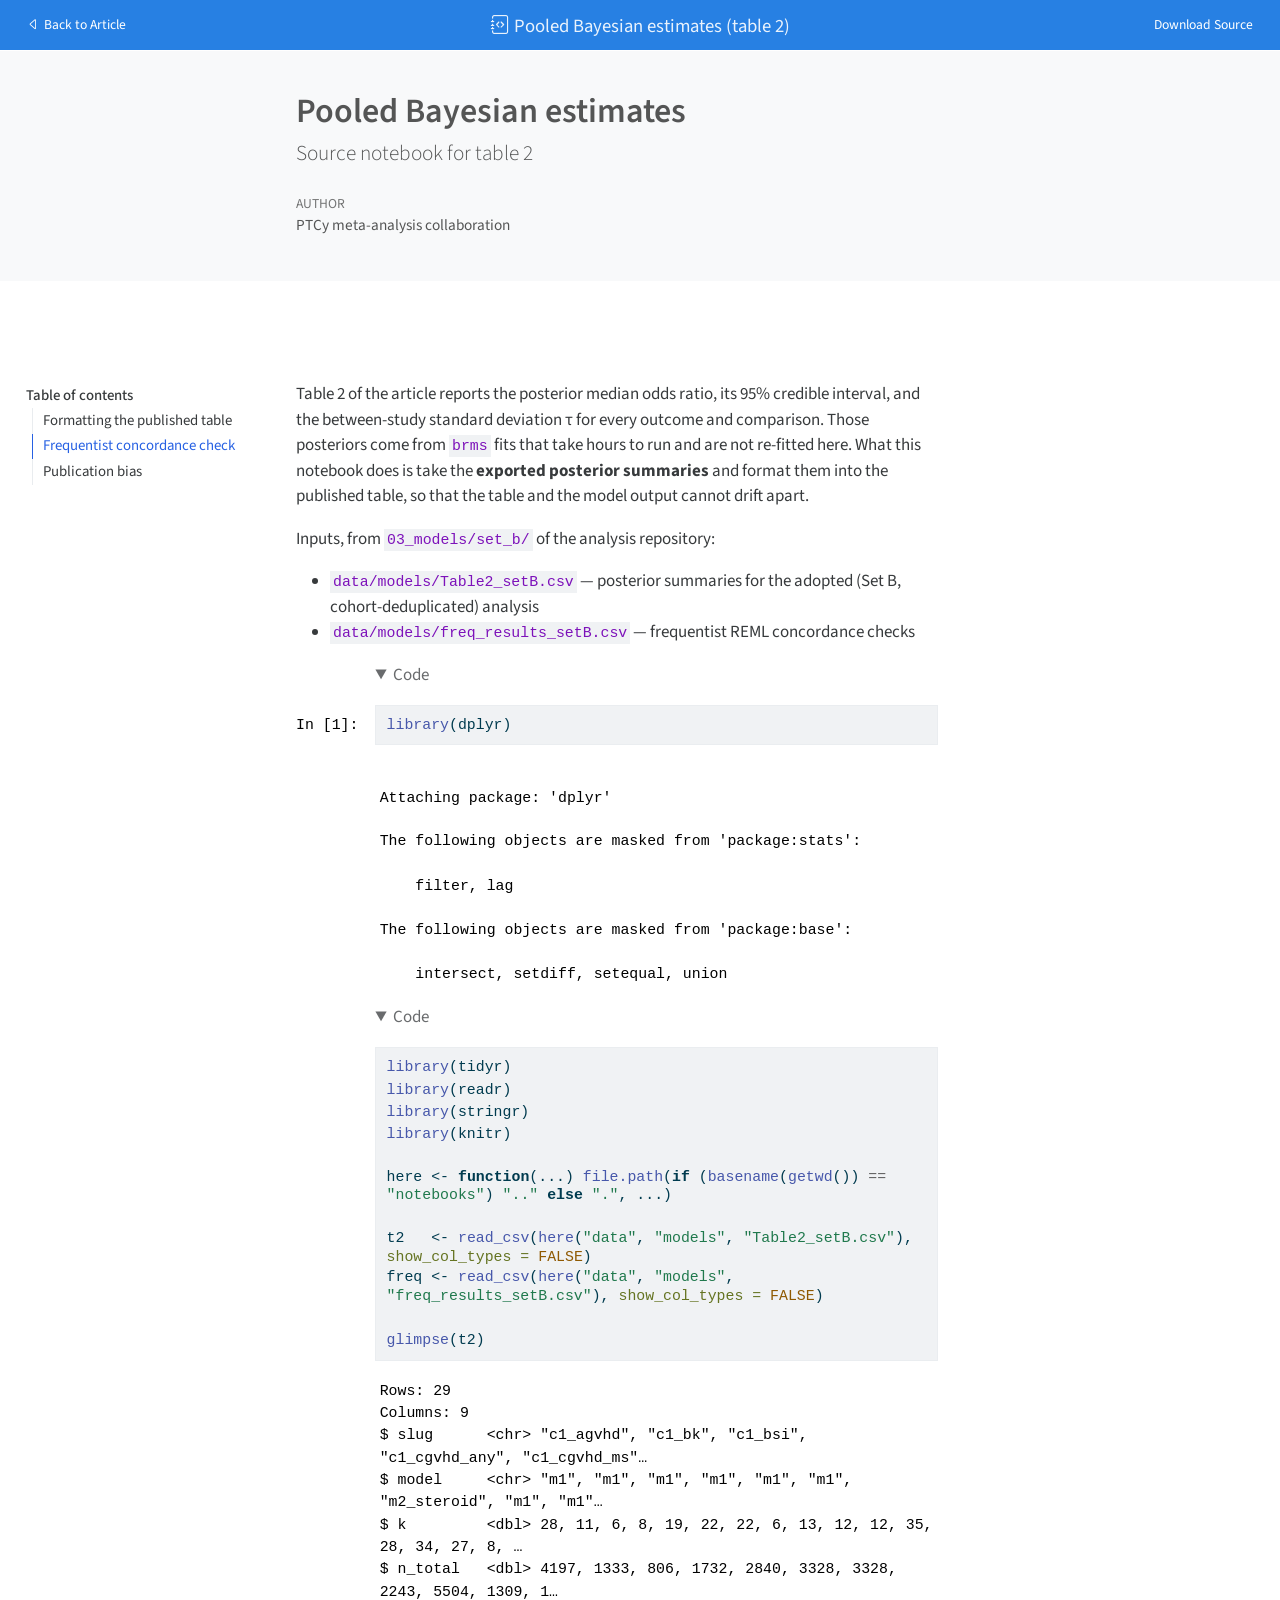
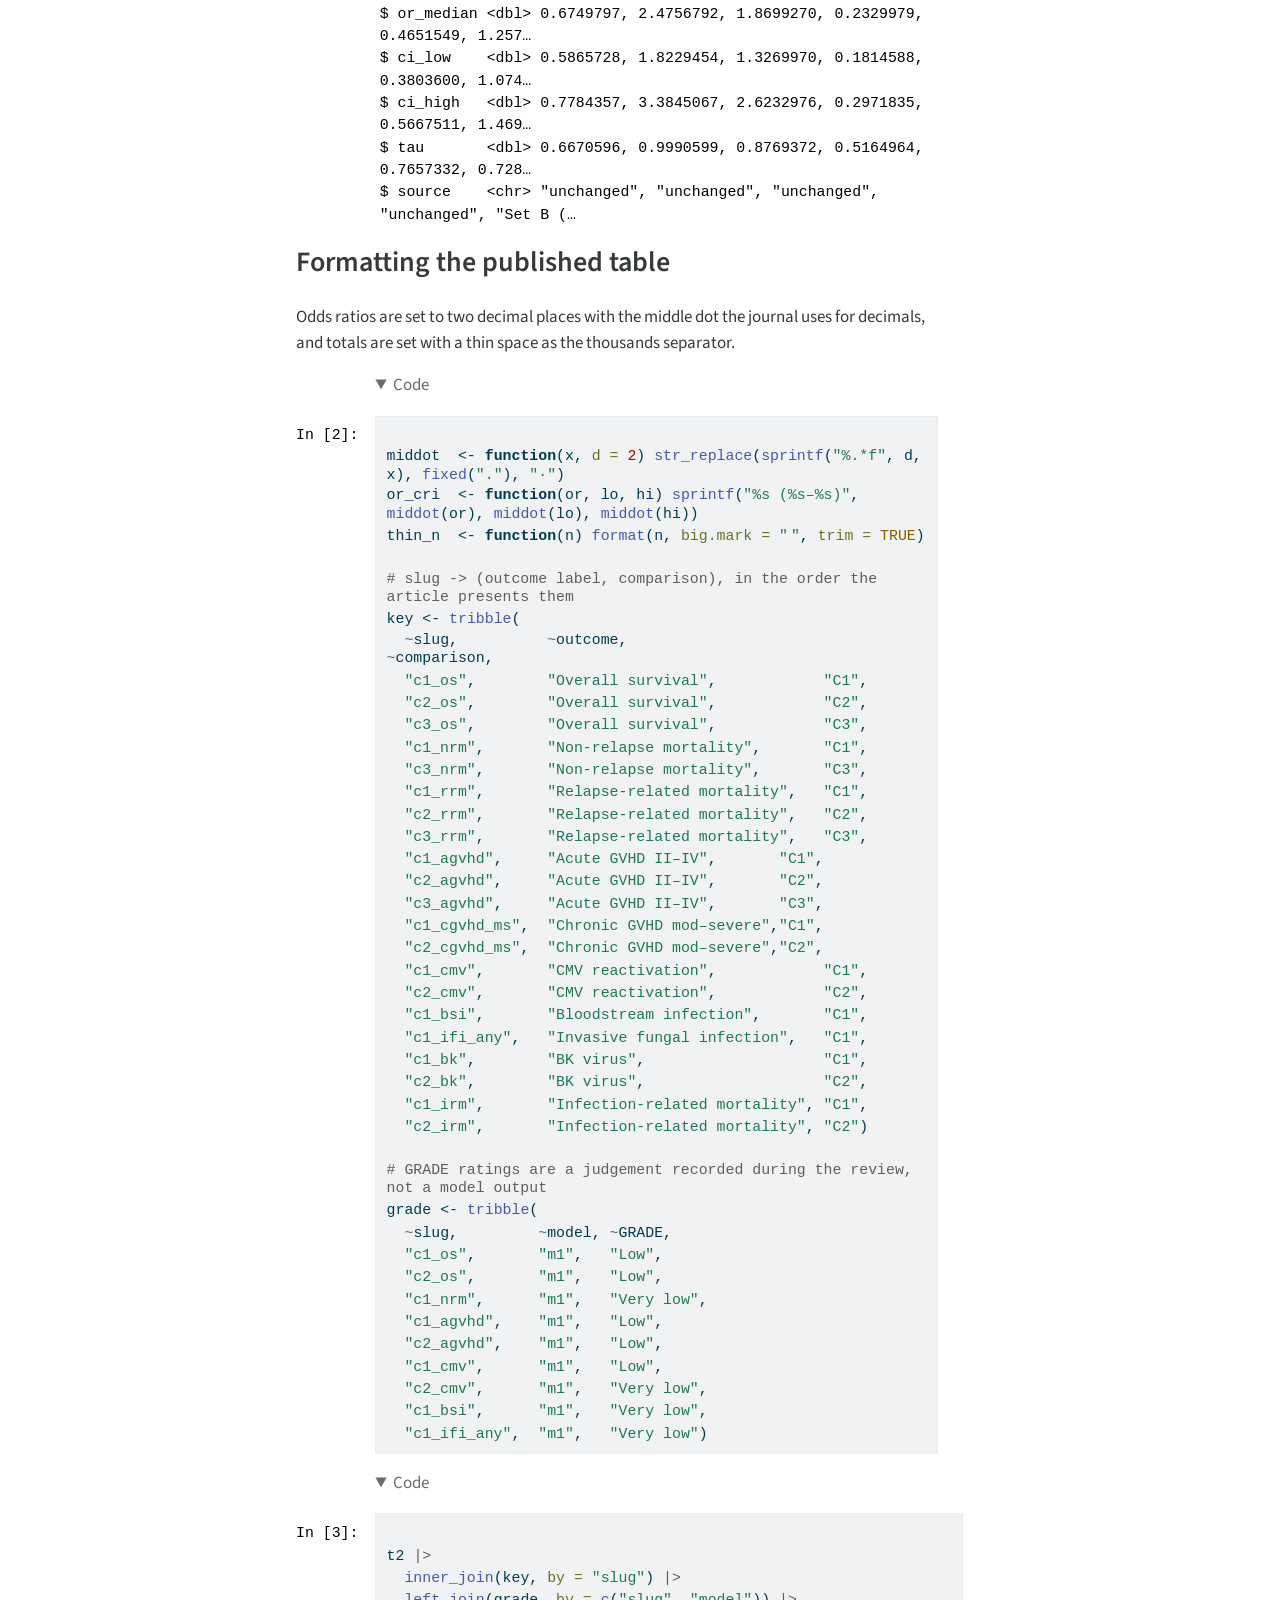
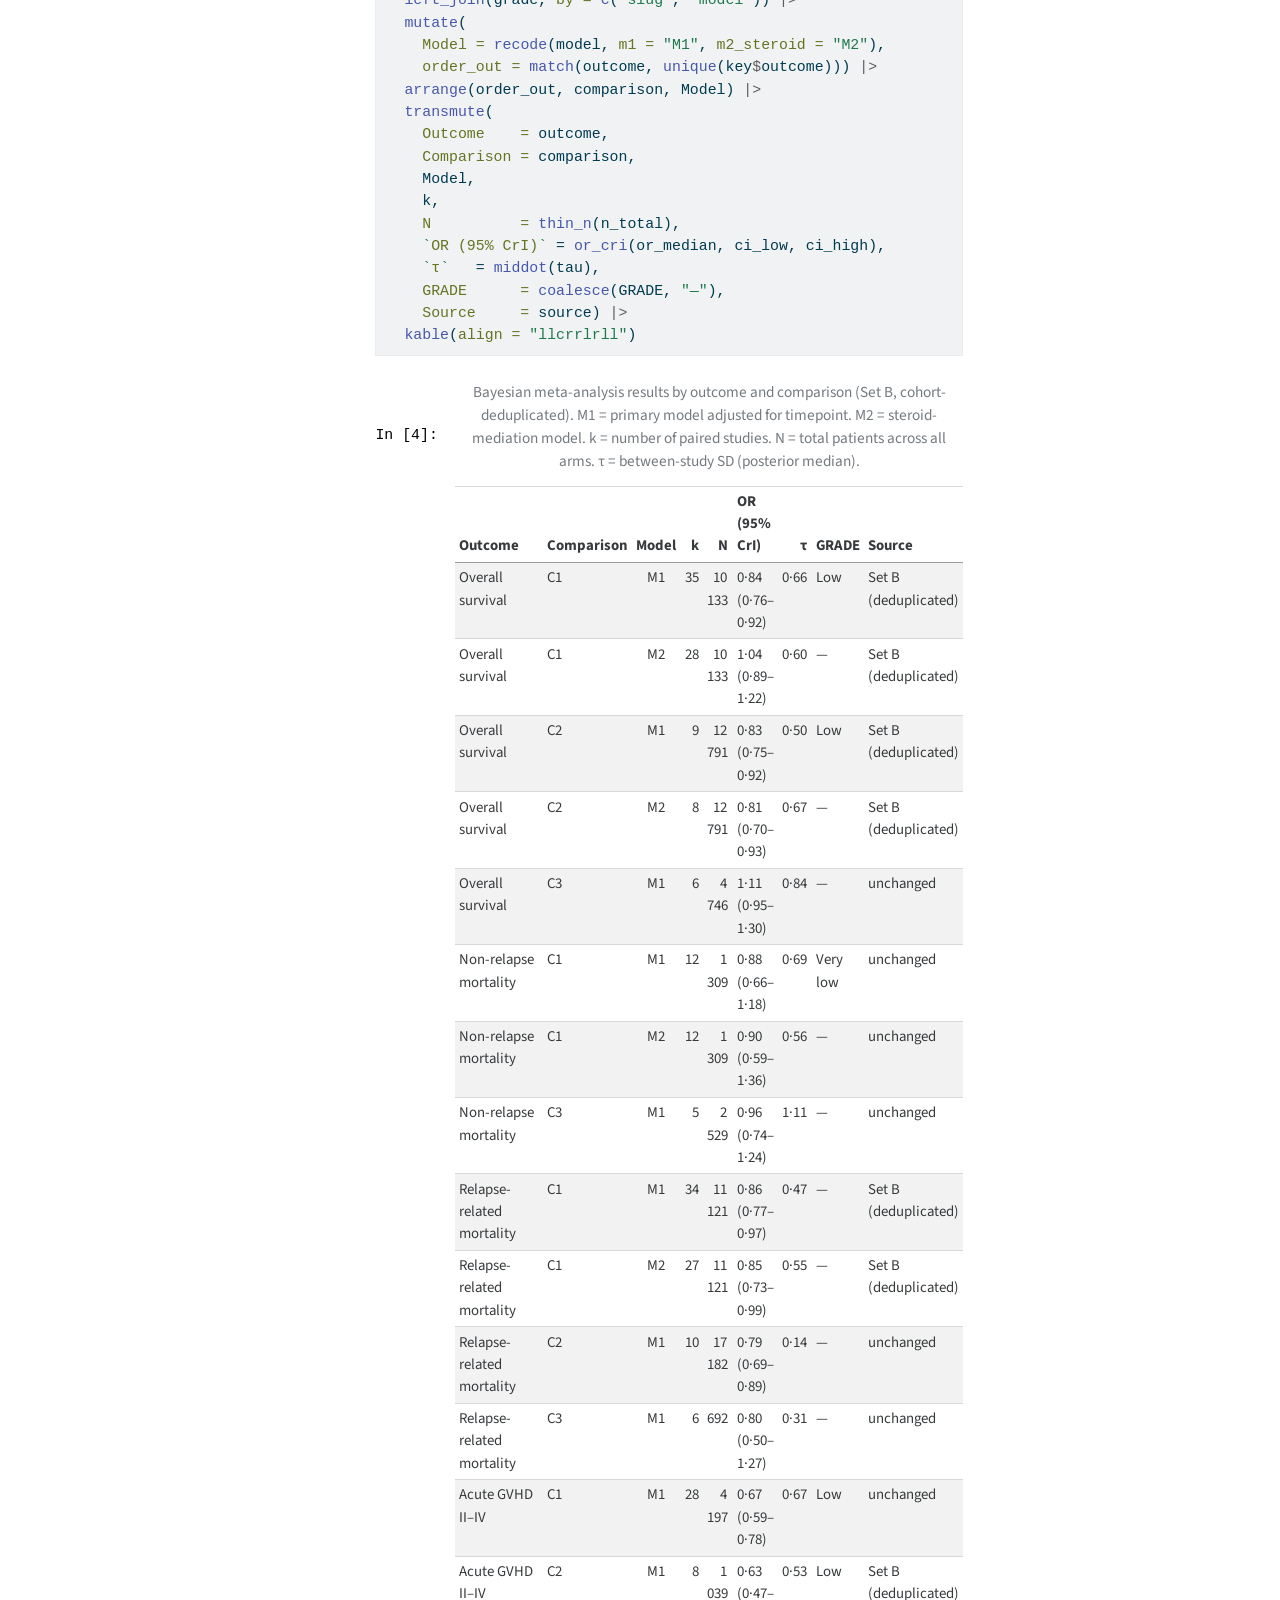
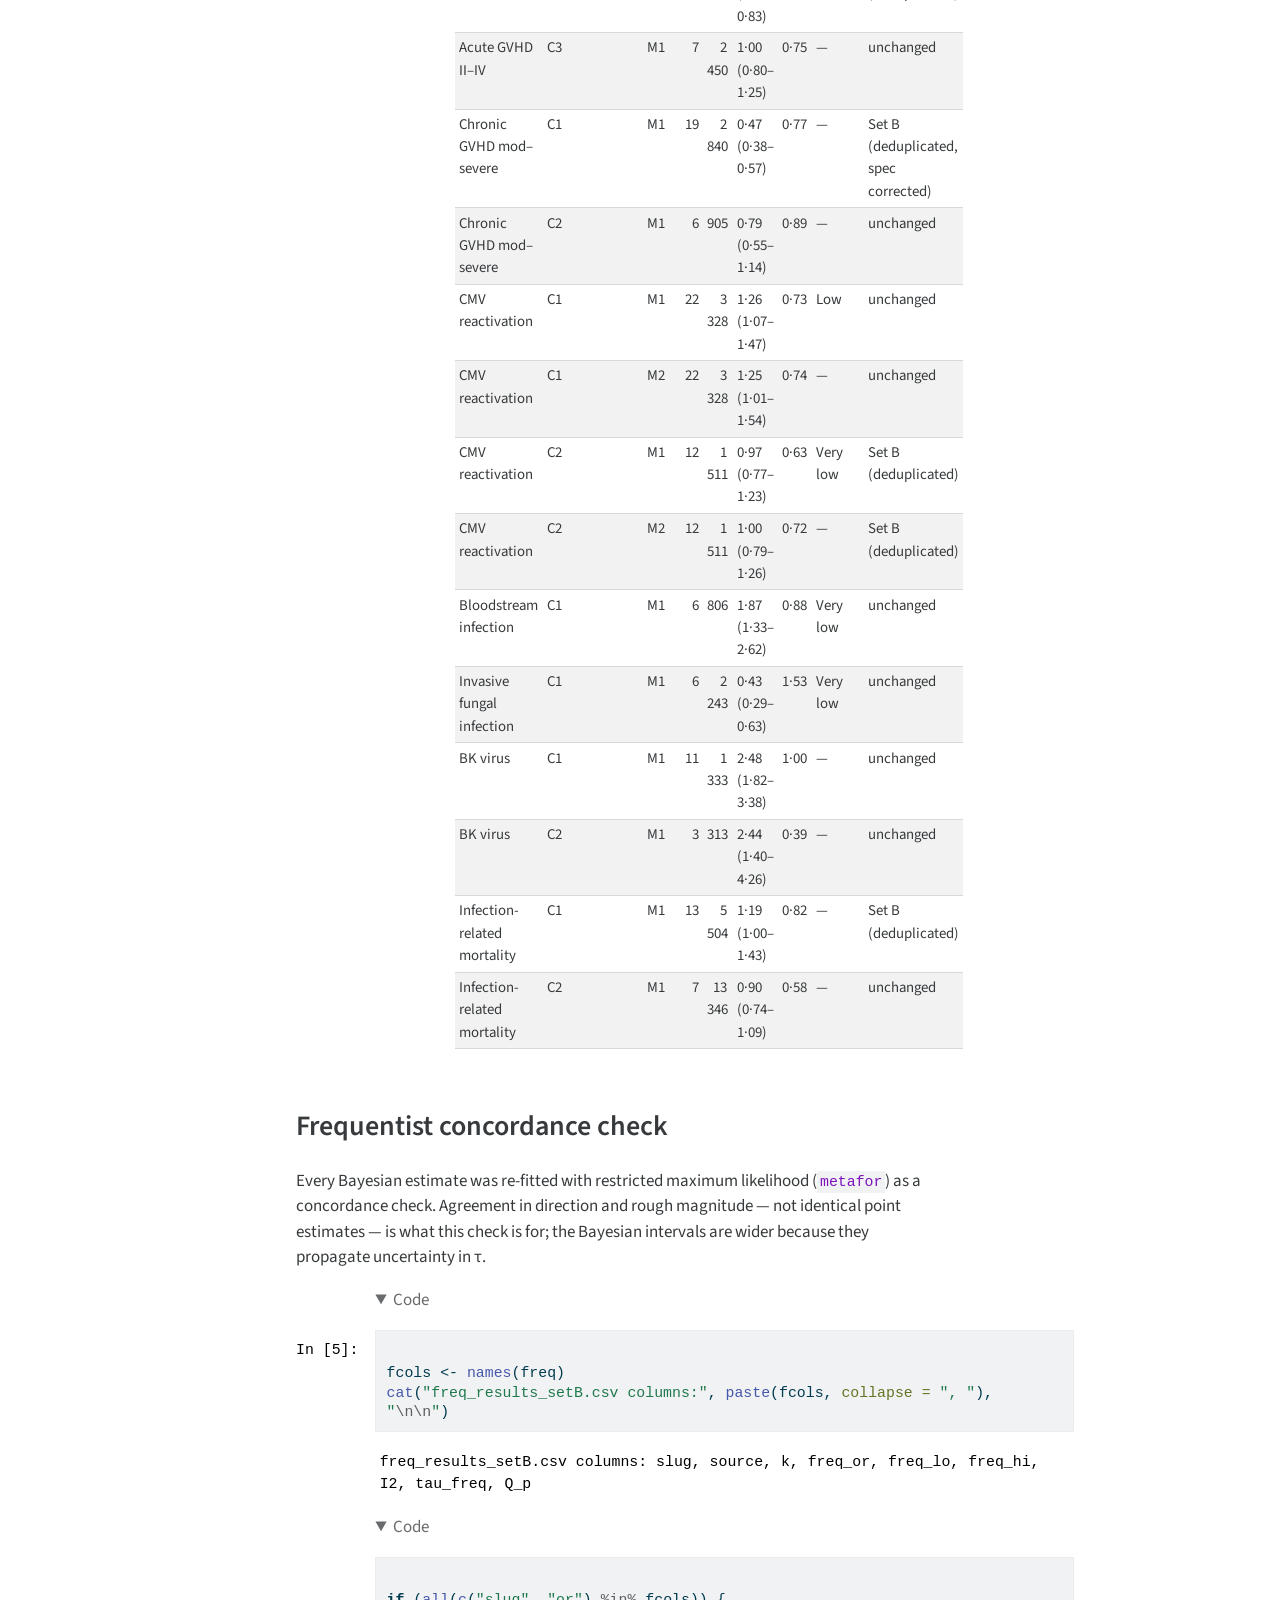
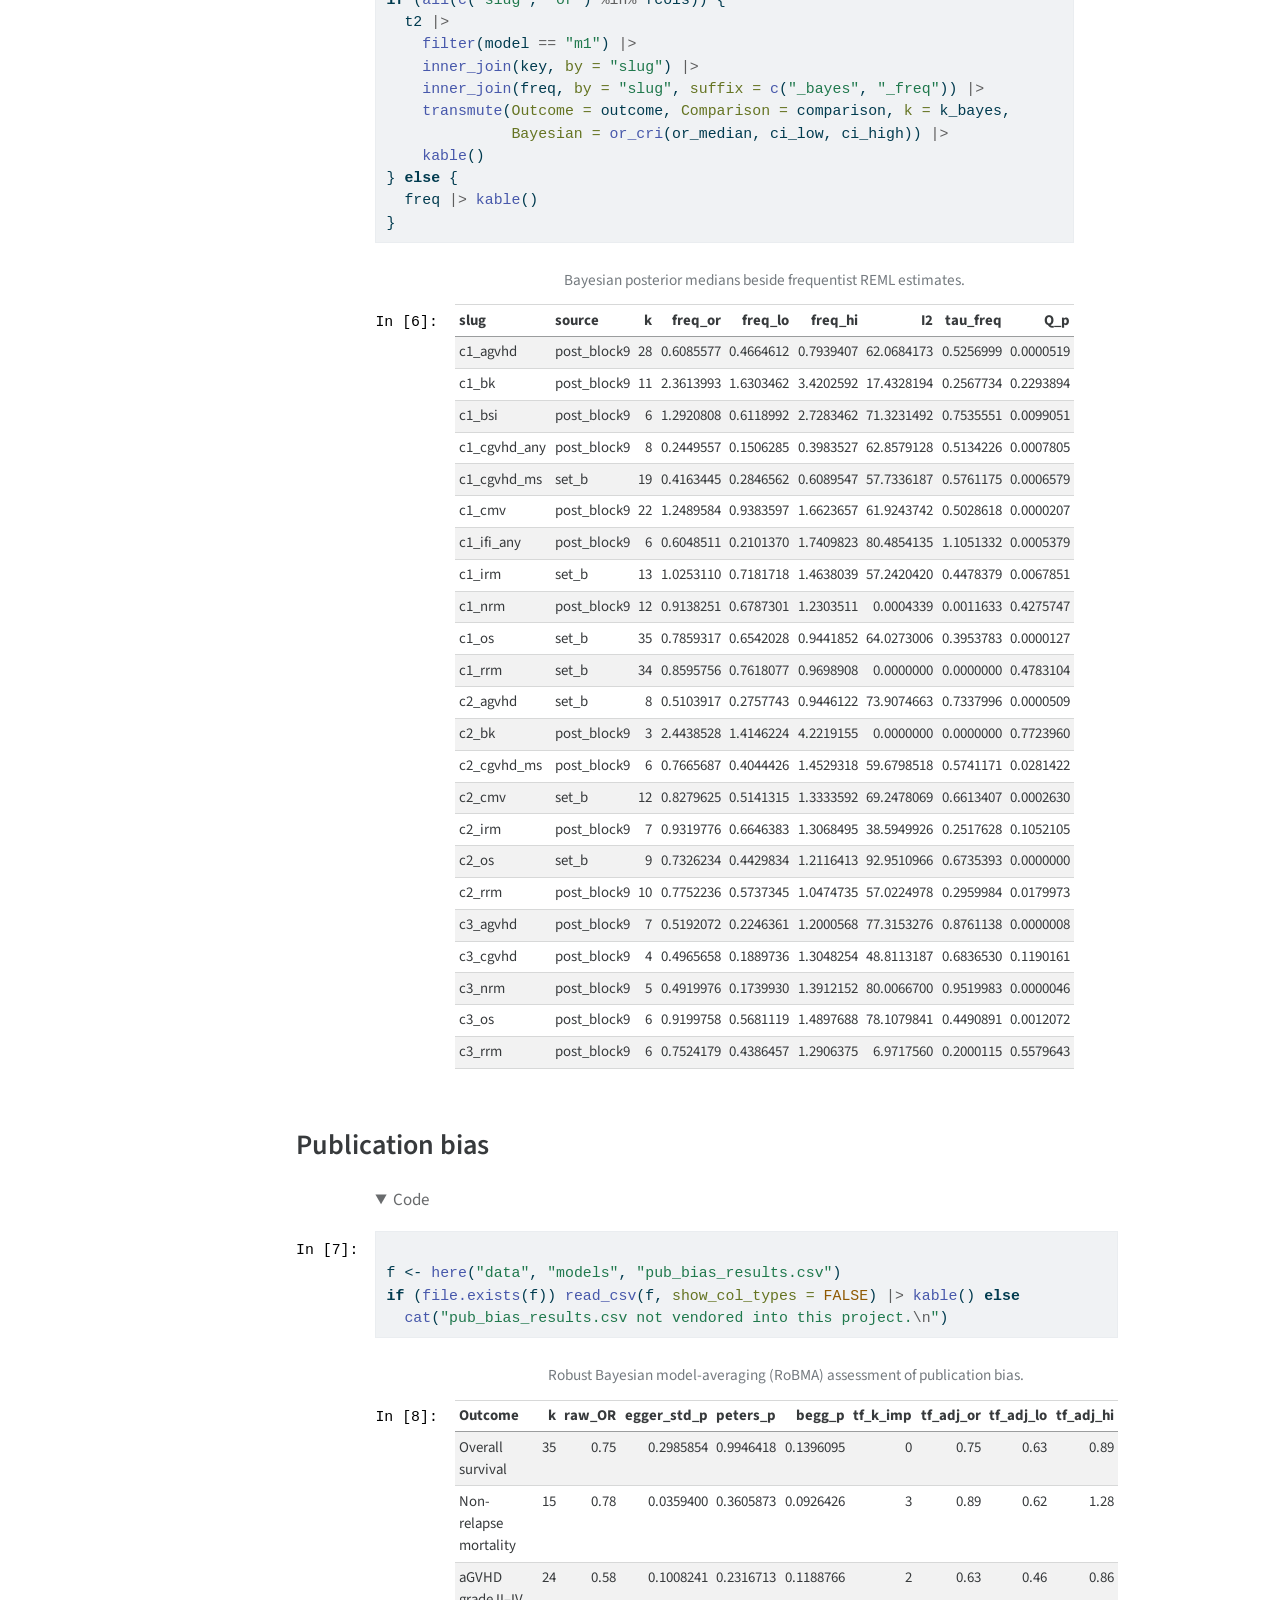
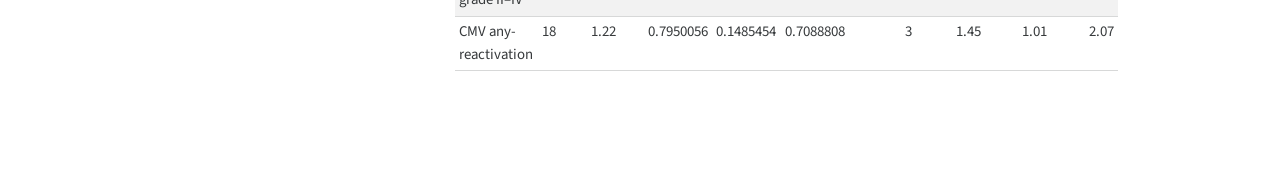
<file: notebooks/pooled-estimates-preview.html>
<!DOCTYPE html>
<html xmlns="http://www.w3.org/1999/xhtml" lang="en" xml:lang="en"><head>
    <meta charset="utf-8">
    <meta name="generator" content="quarto-1.10.18">

    <meta name="viewport" content="width=device-width, initial-scale=1.0, user-scalable=yes">

    <meta name="author" content="PTCy meta-analysis collaboration">

    <title>Pooled Bayesian estimates</title>
    <style>
      /* Default styles provided by pandoc.
      ** See https://pandoc.org/MANUAL.html#variables-for-html for config info.
      */
      span.smallcaps{font-variant: small-caps;}
      div.columns{display: flex; gap: 1.5em;}
      div.column{flex: auto;}
      @media screen {
      div.columns{gap: min(4vw, 1.5em);}
      div.column{overflow-x: auto;}
      }
      div.hanging-indent{margin-left: 1.5em; text-indent: -1.5em;}
      ul.task-list{list-style: none;}
      ul.task-list li input[type="checkbox"] {
        width: 0.8em;
        margin: 0 0.8em 0.2em -1em; /* quarto-specific, see https://github.com/quarto-dev/quarto-cli/issues/4556 */ 
        vertical-align: middle;
      }
      /* CSS for syntax highlighting */
      html { -webkit-text-size-adjust: 100%; }
      pre > code.sourceCode { white-space: pre; position: relative; }
      pre > code.sourceCode > span { display: inline-block; line-height: 1.25; }
      pre > code.sourceCode > span:empty { height: 1.2em; }
      .sourceCode { overflow: visible; }
      code.sourceCode > span { color: inherit; text-decoration: inherit; }
      div.sourceCode { margin: 1em 0; }
      pre.sourceCode { margin: 0; }
      @media screen {
      div.sourceCode { overflow: auto; }
      }
      @media print {
      pre > code.sourceCode { white-space: pre-wrap; }
      pre > code.sourceCode > span { text-indent: -5em; padding-left: 5em; }
      }
      pre.numberSource code
        { counter-reset: source-line 0; }
      pre.numberSource code > span
        { position: relative; left: -4em; counter-increment: source-line; }
      pre.numberSource code > span > a:first-child::before
        { content: counter(source-line);
          position: relative; left: -1em; text-align: right; vertical-align: baseline;
          border: none; display: inline-block;
          -webkit-touch-callout: none; -webkit-user-select: none;
          -khtml-user-select: none; -moz-user-select: none;
          -ms-user-select: none; user-select: none;
          padding: 0 4px; width: 4em;
        }
      pre.numberSource { margin-left: 3em;  padding-left: 4px; }
      div.sourceCode
        {   }
      @media screen {
      pre > code.sourceCode > span > a:first-child::before { text-decoration: underline; }
      }
    </style>

    <style>
      body.hypothesis-enabled #quarto-embed-header {
        padding-right: 36px;
      }

      #quarto-embed-header {
        height: 3em;
        width: 100%;
        display: flex;
        justify-content: space-between;
        align-items: center;
        border-bottom: solid 1px;
      }

      #quarto-embed-header h6 {
        font-size: 1.1em;
        padding-top: 0.6em;
        margin-left: 1em;
        margin-right: 1em;
        font-weight: 400;
      }

      #quarto-embed-header a.quarto-back-link,
      #quarto-embed-header a.quarto-download-embed {
        font-size: 0.8em;
        margin-top: 1em;
        margin-bottom: 1em;
        margin-left: 1em;
        margin-right: 1em;
      }

      .quarto-back-container {
        padding-left: 0.5em;
        display: flex;
      }

      .headroom {
          will-change: transform;
          transition: transform 200ms linear;
      }

      .headroom--pinned {
          transform: translateY(0%);
      }

      .headroom--unpinned {
          transform: translateY(-100%);
      }      
    </style>

    <script>
    window.document.addEventListener("DOMContentLoaded", function () {

      var header = window.document.querySelector("#quarto-embed-header");
      const titleBannerEl = window.document.querySelector("body > #title-block-header");
      if (titleBannerEl) {
        titleBannerEl.style.paddingTop = header.clientHeight + "px";
      }
      const contentEl = window.document.getElementById('quarto-content');
      for (const child of contentEl.children) {
        child.style.paddingTop = header.clientHeight + "px";
        child.style.marginTop = "1em";
      }

      // Use the article root if the `back` call doesn't work. This isn't perfect
      // but should typically work
      window.quartoBackToArticle = () => {
        var currentUrl = window.location.href;
        window.history.back();
        setTimeout(() => {
            // if location was not changed in 100 ms, then there is no history back
            if(currentUrl === window.location.href){              
                // redirect to site root
                window.location.href = "../index.html";
            }
        }, 100);
      }

      const headroom = new window.Headroom(header, {
        tolerance: 5,
        onPin: function () {
        },
        onUnpin: function () {
        },
      });
      headroom.init();
    });
    </script>

    
<script src="../site_libs/manuscript-notebook/headroom.min.js"></script>
<script src="../site_libs/clipboard/clipboard.min.js"></script>
<script src="../site_libs/quarto-html/quarto.js" type="module"></script>
<script src="../site_libs/quarto-html/tabsets/tabsets.js" type="module"></script>
<script src="../site_libs/quarto-html/popper.min.js"></script>
<script src="../site_libs/quarto-html/tippy.umd.min.js"></script>
<script src="../site_libs/quarto-html/anchor.min.js"></script>
<link href="../site_libs/quarto-html/tippy.css" rel="stylesheet">
<link href="../site_libs/quarto-html/quarto-syntax-highlighting-64a204ab8560d761af7679ceaba22944.css" rel="stylesheet" id="quarto-text-highlighting-styles">
<script src="../site_libs/bootstrap/bootstrap.min.js"></script>
<link href="../site_libs/bootstrap/bootstrap-icons.css" rel="stylesheet">
<link href="../site_libs/bootstrap/bootstrap-62e2d20df198e8a01bb734742f2e28cf.min.css" rel="stylesheet" append-hash="true" id="quarto-bootstrap" data-mode="light">
     
      </head>

  <body class="quarto-notebook quarto-light">
    <div id="quarto-embed-header" class="headroom fixed-top bg-primary">
      
      <a onclick="window.quartoBackToArticle(); return false;" class="btn btn-primary quarto-back-link" href=""><i class="bi bi-caret-left"></i> Back to Article</a>
      <h6><i class="bi bi-journal-code"></i> Pooled Bayesian estimates (table 2)</h6>

            <a href="../notebooks/pooled-estimates.qmd" class="btn btn-primary quarto-download-embed" download="pooled-estimates.qmd">Download Source</a>
          </div>

     <header id="title-block-header" class="quarto-title-block default toc-left page-columns page-full">
  <div class="quarto-title-banner page-columns page-full">
    <div class="quarto-title column-body">
      <h1 class="title">Pooled Bayesian estimates</h1>
            <p class="subtitle lead">Source notebook for table 2</p>
          </div>

    
    <div class="quarto-title-meta-container">
      <div class="quarto-title-meta-column-start">
        
        <div class="quarto-title-meta">

                <div>
            <div class="quarto-title-meta-heading">Author</div>
            <div class="quarto-title-meta-contents">
                        <p>PTCy meta-analysis collaboration </p>
                      </div>
          </div>
                
          
                
              </div>
      </div>
      <div class="quarto-title-meta-column-end quarto-other-formats-target">
      </div>
    </div>



    <div class="quarto-other-links-text-target">
    </div>  </div>
</header><div id="quarto-content" class="page-columns page-rows-contents page-layout-article toc-left">
<div id="quarto-sidebar-toc-left" class="sidebar toc-left">
  <nav id="TOC" role="doc-toc" class="toc-active">
    <h2 id="toc-title">Table of contents</h2>
   
  <ul>
  <li><a href="#formatting-the-published-table" id="toc-formatting-the-published-table" class="nav-link active" data-scroll-target="#formatting-the-published-table">Formatting the published table</a></li>
  <li><a href="#frequentist-concordance-check" id="toc-frequentist-concordance-check" class="nav-link" data-scroll-target="#frequentist-concordance-check">Frequentist concordance check</a></li>
  <li><a href="#publication-bias" id="toc-publication-bias" class="nav-link" data-scroll-target="#publication-bias">Publication bias</a></li>
  </ul>
</nav>
</div>
<div id="quarto-margin-sidebar" class="sidebar margin-sidebar zindex-bottom">
</div>
<main class="content quarto-banner-title-block" id="quarto-document-content">      

       <p>Table 2 of the article reports the posterior median odds ratio, its 95% credible interval, and the between-study standard deviation τ for every outcome and comparison. Those posteriors come from <code>brms</code> fits that take hours to run and are not re-fitted here. What this notebook does is take the <strong>exported posterior summaries</strong> and format them into the published table, so that the table and the model output cannot drift apart.</p>
<p>Inputs, from <code>03_models/set_b/</code> of the analysis repository:</p>
<ul>
<li><code>data/models/Table2_setB.csv</code> — posterior summaries for the adopted (Set B, cohort-deduplicated) analysis</li>
<li><code>data/models/freq_results_setB.csv</code> — frequentist REML concordance checks</li>
</ul>
<div class="cell-container code-fold"><div class="cell-decorator"><pre>In [1]:</pre></div><div class="cell">
<details open="" class="code-fold">
<summary>Code</summary>
<div class="code-copy-outer-scaffold"><div class="sourceCode cell-code" id="cb1"><pre class="sourceCode r code-with-copy"><code class="sourceCode r"><span id="cb1-1"><a href="#cb1-1" aria-hidden="true" tabindex="-1"></a><span class="fu">library</span>(dplyr)</span></code></pre></div><button title="Copy to Clipboard" class="code-copy-button"><i class="bi"></i></button></div>
</details>
<div class="cell-output cell-output-stderr">
<pre><code>
Attaching package: 'dplyr'</code></pre>
</div>
<div class="cell-output cell-output-stderr">
<pre><code>The following objects are masked from 'package:stats':

    filter, lag</code></pre>
</div>
<div class="cell-output cell-output-stderr">
<pre><code>The following objects are masked from 'package:base':

    intersect, setdiff, setequal, union</code></pre>
</div>
<details open="" class="code-fold">
<summary>Code</summary>
<div class="code-copy-outer-scaffold"><div class="sourceCode cell-code" id="cb5"><pre class="sourceCode r code-with-copy"><code class="sourceCode r"><span id="cb5-1"><a href="#cb5-1" aria-hidden="true" tabindex="-1"></a><span class="fu">library</span>(tidyr)</span>
<span id="cb5-2"><a href="#cb5-2" aria-hidden="true" tabindex="-1"></a><span class="fu">library</span>(readr)</span>
<span id="cb5-3"><a href="#cb5-3" aria-hidden="true" tabindex="-1"></a><span class="fu">library</span>(stringr)</span>
<span id="cb5-4"><a href="#cb5-4" aria-hidden="true" tabindex="-1"></a><span class="fu">library</span>(knitr)</span>
<span id="cb5-5"><a href="#cb5-5" aria-hidden="true" tabindex="-1"></a></span>
<span id="cb5-6"><a href="#cb5-6" aria-hidden="true" tabindex="-1"></a>here <span class="ot">&lt;-</span> <span class="cf">function</span>(...) <span class="fu">file.path</span>(<span class="cf">if</span> (<span class="fu">basename</span>(<span class="fu">getwd</span>()) <span class="sc">==</span> <span class="st">"notebooks"</span>) <span class="st">".."</span> <span class="cf">else</span> <span class="st">"."</span>, ...)</span>
<span id="cb5-7"><a href="#cb5-7" aria-hidden="true" tabindex="-1"></a></span>
<span id="cb5-8"><a href="#cb5-8" aria-hidden="true" tabindex="-1"></a>t2   <span class="ot">&lt;-</span> <span class="fu">read_csv</span>(<span class="fu">here</span>(<span class="st">"data"</span>, <span class="st">"models"</span>, <span class="st">"Table2_setB.csv"</span>),     <span class="at">show_col_types =</span> <span class="cn">FALSE</span>)</span>
<span id="cb5-9"><a href="#cb5-9" aria-hidden="true" tabindex="-1"></a>freq <span class="ot">&lt;-</span> <span class="fu">read_csv</span>(<span class="fu">here</span>(<span class="st">"data"</span>, <span class="st">"models"</span>, <span class="st">"freq_results_setB.csv"</span>), <span class="at">show_col_types =</span> <span class="cn">FALSE</span>)</span>
<span id="cb5-10"><a href="#cb5-10" aria-hidden="true" tabindex="-1"></a></span>
<span id="cb5-11"><a href="#cb5-11" aria-hidden="true" tabindex="-1"></a><span class="fu">glimpse</span>(t2)</span></code></pre></div><button title="Copy to Clipboard" class="code-copy-button"><i class="bi"></i></button></div>
</details>
<div class="cell-output cell-output-stdout">
<pre><code>Rows: 29
Columns: 9
$ slug      &lt;chr&gt; "c1_agvhd", "c1_bk", "c1_bsi", "c1_cgvhd_any", "c1_cgvhd_ms"…
$ model     &lt;chr&gt; "m1", "m1", "m1", "m1", "m1", "m1", "m2_steroid", "m1", "m1"…
$ k         &lt;dbl&gt; 28, 11, 6, 8, 19, 22, 22, 6, 13, 12, 12, 35, 28, 34, 27, 8, …
$ n_total   &lt;dbl&gt; 4197, 1333, 806, 1732, 2840, 3328, 3328, 2243, 5504, 1309, 1…
$ or_median &lt;dbl&gt; 0.6749797, 2.4756792, 1.8699270, 0.2329979, 0.4651549, 1.257…
$ ci_low    &lt;dbl&gt; 0.5865728, 1.8229454, 1.3269970, 0.1814588, 0.3803600, 1.074…
$ ci_high   &lt;dbl&gt; 0.7784357, 3.3845067, 2.6232976, 0.2971835, 0.5667511, 1.469…
$ tau       &lt;dbl&gt; 0.6670596, 0.9990599, 0.8769372, 0.5164964, 0.7657332, 0.728…
$ source    &lt;chr&gt; "unchanged", "unchanged", "unchanged", "unchanged", "Set B (…</code></pre>
</div>
</div></div>
<section id="formatting-the-published-table" class="level2">
<h2 class="anchored" data-anchor-id="formatting-the-published-table">Formatting the published table</h2>
<p>Odds ratios are set to two decimal places with the middle dot the journal uses for decimals, and totals are set with a thin space as the thousands separator.</p>
<div class="cell-container code-fold"><div class="cell-decorator"><pre>In [2]:</pre></div><div class="cell">
<details open="" class="code-fold">
<summary>Code</summary>
<div class="code-copy-outer-scaffold"><div class="sourceCode cell-code" id="cb7"><pre class="sourceCode r code-with-copy"><code class="sourceCode r"><span id="cb7-1"><a href="#cb7-1" aria-hidden="true" tabindex="-1"></a></span>
<span id="cb7-2"><a href="#cb7-2" aria-hidden="true" tabindex="-1"></a>middot  <span class="ot">&lt;-</span> <span class="cf">function</span>(x, <span class="at">d =</span> <span class="dv">2</span>) <span class="fu">str_replace</span>(<span class="fu">sprintf</span>(<span class="st">"%.*f"</span>, d, x), <span class="fu">fixed</span>(<span class="st">"."</span>), <span class="st">"·"</span>)</span>
<span id="cb7-3"><a href="#cb7-3" aria-hidden="true" tabindex="-1"></a>or_cri  <span class="ot">&lt;-</span> <span class="cf">function</span>(or, lo, hi) <span class="fu">sprintf</span>(<span class="st">"%s (%s–%s)"</span>, <span class="fu">middot</span>(or), <span class="fu">middot</span>(lo), <span class="fu">middot</span>(hi))</span>
<span id="cb7-4"><a href="#cb7-4" aria-hidden="true" tabindex="-1"></a>thin_n  <span class="ot">&lt;-</span> <span class="cf">function</span>(n) <span class="fu">format</span>(n, <span class="at">big.mark =</span> <span class="st">" "</span>, <span class="at">trim =</span> <span class="cn">TRUE</span>)</span>
<span id="cb7-5"><a href="#cb7-5" aria-hidden="true" tabindex="-1"></a></span>
<span id="cb7-6"><a href="#cb7-6" aria-hidden="true" tabindex="-1"></a><span class="co"># slug -&gt; (outcome label, comparison), in the order the article presents them</span></span>
<span id="cb7-7"><a href="#cb7-7" aria-hidden="true" tabindex="-1"></a>key <span class="ot">&lt;-</span> <span class="fu">tribble</span>(</span>
<span id="cb7-8"><a href="#cb7-8" aria-hidden="true" tabindex="-1"></a>  <span class="sc">~</span>slug,          <span class="sc">~</span>outcome,                      <span class="sc">~</span>comparison,</span>
<span id="cb7-9"><a href="#cb7-9" aria-hidden="true" tabindex="-1"></a>  <span class="st">"c1_os"</span>,        <span class="st">"Overall survival"</span>,            <span class="st">"C1"</span>,</span>
<span id="cb7-10"><a href="#cb7-10" aria-hidden="true" tabindex="-1"></a>  <span class="st">"c2_os"</span>,        <span class="st">"Overall survival"</span>,            <span class="st">"C2"</span>,</span>
<span id="cb7-11"><a href="#cb7-11" aria-hidden="true" tabindex="-1"></a>  <span class="st">"c3_os"</span>,        <span class="st">"Overall survival"</span>,            <span class="st">"C3"</span>,</span>
<span id="cb7-12"><a href="#cb7-12" aria-hidden="true" tabindex="-1"></a>  <span class="st">"c1_nrm"</span>,       <span class="st">"Non-relapse mortality"</span>,       <span class="st">"C1"</span>,</span>
<span id="cb7-13"><a href="#cb7-13" aria-hidden="true" tabindex="-1"></a>  <span class="st">"c3_nrm"</span>,       <span class="st">"Non-relapse mortality"</span>,       <span class="st">"C3"</span>,</span>
<span id="cb7-14"><a href="#cb7-14" aria-hidden="true" tabindex="-1"></a>  <span class="st">"c1_rrm"</span>,       <span class="st">"Relapse-related mortality"</span>,   <span class="st">"C1"</span>,</span>
<span id="cb7-15"><a href="#cb7-15" aria-hidden="true" tabindex="-1"></a>  <span class="st">"c2_rrm"</span>,       <span class="st">"Relapse-related mortality"</span>,   <span class="st">"C2"</span>,</span>
<span id="cb7-16"><a href="#cb7-16" aria-hidden="true" tabindex="-1"></a>  <span class="st">"c3_rrm"</span>,       <span class="st">"Relapse-related mortality"</span>,   <span class="st">"C3"</span>,</span>
<span id="cb7-17"><a href="#cb7-17" aria-hidden="true" tabindex="-1"></a>  <span class="st">"c1_agvhd"</span>,     <span class="st">"Acute GVHD II–IV"</span>,       <span class="st">"C1"</span>,</span>
<span id="cb7-18"><a href="#cb7-18" aria-hidden="true" tabindex="-1"></a>  <span class="st">"c2_agvhd"</span>,     <span class="st">"Acute GVHD II–IV"</span>,       <span class="st">"C2"</span>,</span>
<span id="cb7-19"><a href="#cb7-19" aria-hidden="true" tabindex="-1"></a>  <span class="st">"c3_agvhd"</span>,     <span class="st">"Acute GVHD II–IV"</span>,       <span class="st">"C3"</span>,</span>
<span id="cb7-20"><a href="#cb7-20" aria-hidden="true" tabindex="-1"></a>  <span class="st">"c1_cgvhd_ms"</span>,  <span class="st">"Chronic GVHD mod–severe"</span>,<span class="st">"C1"</span>,</span>
<span id="cb7-21"><a href="#cb7-21" aria-hidden="true" tabindex="-1"></a>  <span class="st">"c2_cgvhd_ms"</span>,  <span class="st">"Chronic GVHD mod–severe"</span>,<span class="st">"C2"</span>,</span>
<span id="cb7-22"><a href="#cb7-22" aria-hidden="true" tabindex="-1"></a>  <span class="st">"c1_cmv"</span>,       <span class="st">"CMV reactivation"</span>,            <span class="st">"C1"</span>,</span>
<span id="cb7-23"><a href="#cb7-23" aria-hidden="true" tabindex="-1"></a>  <span class="st">"c2_cmv"</span>,       <span class="st">"CMV reactivation"</span>,            <span class="st">"C2"</span>,</span>
<span id="cb7-24"><a href="#cb7-24" aria-hidden="true" tabindex="-1"></a>  <span class="st">"c1_bsi"</span>,       <span class="st">"Bloodstream infection"</span>,       <span class="st">"C1"</span>,</span>
<span id="cb7-25"><a href="#cb7-25" aria-hidden="true" tabindex="-1"></a>  <span class="st">"c1_ifi_any"</span>,   <span class="st">"Invasive fungal infection"</span>,   <span class="st">"C1"</span>,</span>
<span id="cb7-26"><a href="#cb7-26" aria-hidden="true" tabindex="-1"></a>  <span class="st">"c1_bk"</span>,        <span class="st">"BK virus"</span>,                    <span class="st">"C1"</span>,</span>
<span id="cb7-27"><a href="#cb7-27" aria-hidden="true" tabindex="-1"></a>  <span class="st">"c2_bk"</span>,        <span class="st">"BK virus"</span>,                    <span class="st">"C2"</span>,</span>
<span id="cb7-28"><a href="#cb7-28" aria-hidden="true" tabindex="-1"></a>  <span class="st">"c1_irm"</span>,       <span class="st">"Infection-related mortality"</span>, <span class="st">"C1"</span>,</span>
<span id="cb7-29"><a href="#cb7-29" aria-hidden="true" tabindex="-1"></a>  <span class="st">"c2_irm"</span>,       <span class="st">"Infection-related mortality"</span>, <span class="st">"C2"</span>)</span>
<span id="cb7-30"><a href="#cb7-30" aria-hidden="true" tabindex="-1"></a></span>
<span id="cb7-31"><a href="#cb7-31" aria-hidden="true" tabindex="-1"></a><span class="co"># GRADE ratings are a judgement recorded during the review, not a model output</span></span>
<span id="cb7-32"><a href="#cb7-32" aria-hidden="true" tabindex="-1"></a>grade <span class="ot">&lt;-</span> <span class="fu">tribble</span>(</span>
<span id="cb7-33"><a href="#cb7-33" aria-hidden="true" tabindex="-1"></a>  <span class="sc">~</span>slug,         <span class="sc">~</span>model, <span class="sc">~</span>GRADE,</span>
<span id="cb7-34"><a href="#cb7-34" aria-hidden="true" tabindex="-1"></a>  <span class="st">"c1_os"</span>,       <span class="st">"m1"</span>,   <span class="st">"Low"</span>,</span>
<span id="cb7-35"><a href="#cb7-35" aria-hidden="true" tabindex="-1"></a>  <span class="st">"c2_os"</span>,       <span class="st">"m1"</span>,   <span class="st">"Low"</span>,</span>
<span id="cb7-36"><a href="#cb7-36" aria-hidden="true" tabindex="-1"></a>  <span class="st">"c1_nrm"</span>,      <span class="st">"m1"</span>,   <span class="st">"Very low"</span>,</span>
<span id="cb7-37"><a href="#cb7-37" aria-hidden="true" tabindex="-1"></a>  <span class="st">"c1_agvhd"</span>,    <span class="st">"m1"</span>,   <span class="st">"Low"</span>,</span>
<span id="cb7-38"><a href="#cb7-38" aria-hidden="true" tabindex="-1"></a>  <span class="st">"c2_agvhd"</span>,    <span class="st">"m1"</span>,   <span class="st">"Low"</span>,</span>
<span id="cb7-39"><a href="#cb7-39" aria-hidden="true" tabindex="-1"></a>  <span class="st">"c1_cmv"</span>,      <span class="st">"m1"</span>,   <span class="st">"Low"</span>,</span>
<span id="cb7-40"><a href="#cb7-40" aria-hidden="true" tabindex="-1"></a>  <span class="st">"c2_cmv"</span>,      <span class="st">"m1"</span>,   <span class="st">"Very low"</span>,</span>
<span id="cb7-41"><a href="#cb7-41" aria-hidden="true" tabindex="-1"></a>  <span class="st">"c1_bsi"</span>,      <span class="st">"m1"</span>,   <span class="st">"Very low"</span>,</span>
<span id="cb7-42"><a href="#cb7-42" aria-hidden="true" tabindex="-1"></a>  <span class="st">"c1_ifi_any"</span>,  <span class="st">"m1"</span>,   <span class="st">"Very low"</span>)</span></code></pre></div><button title="Copy to Clipboard" class="code-copy-button"><i class="bi"></i></button></div>
</details>
</div></div>
<div class="cell-container code-fold"><div class="cell-decorator"><pre>In [3]:</pre></div><div class="cell">
<details open="" class="code-fold">
<summary>Code</summary>
<div class="code-copy-outer-scaffold"><div class="sourceCode cell-code" id="cb8"><pre class="sourceCode r code-with-copy"><code class="sourceCode r"><span id="cb8-1"><a href="#cb8-1" aria-hidden="true" tabindex="-1"></a></span>
<span id="cb8-2"><a href="#cb8-2" aria-hidden="true" tabindex="-1"></a>t2 <span class="sc">|&gt;</span></span>
<span id="cb8-3"><a href="#cb8-3" aria-hidden="true" tabindex="-1"></a>  <span class="fu">inner_join</span>(key, <span class="at">by =</span> <span class="st">"slug"</span>) <span class="sc">|&gt;</span></span>
<span id="cb8-4"><a href="#cb8-4" aria-hidden="true" tabindex="-1"></a>  <span class="fu">left_join</span>(grade, <span class="at">by =</span> <span class="fu">c</span>(<span class="st">"slug"</span>, <span class="st">"model"</span>)) <span class="sc">|&gt;</span></span>
<span id="cb8-5"><a href="#cb8-5" aria-hidden="true" tabindex="-1"></a>  <span class="fu">mutate</span>(</span>
<span id="cb8-6"><a href="#cb8-6" aria-hidden="true" tabindex="-1"></a>    <span class="at">Model =</span> <span class="fu">recode</span>(model, <span class="at">m1 =</span> <span class="st">"M1"</span>, <span class="at">m2_steroid =</span> <span class="st">"M2"</span>),</span>
<span id="cb8-7"><a href="#cb8-7" aria-hidden="true" tabindex="-1"></a>    <span class="at">order_out =</span> <span class="fu">match</span>(outcome, <span class="fu">unique</span>(key<span class="sc">$</span>outcome))) <span class="sc">|&gt;</span></span>
<span id="cb8-8"><a href="#cb8-8" aria-hidden="true" tabindex="-1"></a>  <span class="fu">arrange</span>(order_out, comparison, Model) <span class="sc">|&gt;</span></span>
<span id="cb8-9"><a href="#cb8-9" aria-hidden="true" tabindex="-1"></a>  <span class="fu">transmute</span>(</span>
<span id="cb8-10"><a href="#cb8-10" aria-hidden="true" tabindex="-1"></a>    <span class="at">Outcome    =</span> outcome,</span>
<span id="cb8-11"><a href="#cb8-11" aria-hidden="true" tabindex="-1"></a>    <span class="at">Comparison =</span> comparison,</span>
<span id="cb8-12"><a href="#cb8-12" aria-hidden="true" tabindex="-1"></a>    Model,</span>
<span id="cb8-13"><a href="#cb8-13" aria-hidden="true" tabindex="-1"></a>    k,</span>
<span id="cb8-14"><a href="#cb8-14" aria-hidden="true" tabindex="-1"></a>    <span class="at">N          =</span> <span class="fu">thin_n</span>(n_total),</span>
<span id="cb8-15"><a href="#cb8-15" aria-hidden="true" tabindex="-1"></a>    <span class="st">`</span><span class="at">OR (95% CrI)</span><span class="st">`</span> <span class="ot">=</span> <span class="fu">or_cri</span>(or_median, ci_low, ci_high),</span>
<span id="cb8-16"><a href="#cb8-16" aria-hidden="true" tabindex="-1"></a>    <span class="st">`</span><span class="at">τ</span><span class="st">`</span>   <span class="ot">=</span> <span class="fu">middot</span>(tau),</span>
<span id="cb8-17"><a href="#cb8-17" aria-hidden="true" tabindex="-1"></a>    <span class="at">GRADE      =</span> <span class="fu">coalesce</span>(GRADE, <span class="st">"—"</span>),</span>
<span id="cb8-18"><a href="#cb8-18" aria-hidden="true" tabindex="-1"></a>    <span class="at">Source     =</span> source) <span class="sc">|&gt;</span></span>
<span id="cb8-19"><a href="#cb8-19" aria-hidden="true" tabindex="-1"></a>  <span class="fu">kable</span>(<span class="at">align =</span> <span class="st">"llcrrlrll"</span>)</span></code></pre></div><button title="Copy to Clipboard" class="code-copy-button"><i class="bi"></i></button></div>
</details>
<div class="cell-container"><div class="cell-decorator"><pre>In [4]:</pre></div><div id="tbl-pooled" class="cell quarto-float quarto-figure quarto-figure-center anchored">
<figure class="quarto-float quarto-float-tbl figure">
<figcaption class="quarto-float-caption-top quarto-float-caption quarto-float-tbl" id="tbl-pooled-caption-0ceaefa1-69ba-4598-a22c-09a6ac19f8ca">
Bayesian meta-analysis results by outcome and comparison (Set B, cohort-deduplicated). M1 = primary model adjusted for timepoint. M2 = steroid-mediation model. k = number of paired studies. N = total patients across all arms. τ = between-study SD (posterior median).
</figcaption>
<div aria-describedby="tbl-pooled-caption-0ceaefa1-69ba-4598-a22c-09a6ac19f8ca">
<div class="cell-output-display">
<table class="cell caption-top table table-sm table-striped small">
<colgroup>
<col style="width: 22%">
<col style="width: 8%">
<col style="width: 5%">
<col style="width: 2%">
<col style="width: 5%">
<col style="width: 13%">
<col style="width: 4%">
<col style="width: 7%">
<col style="width: 29%">
</colgroup>
<thead>
<tr class="header">
<th style="text-align: left;">Outcome</th>
<th style="text-align: left;">Comparison</th>
<th style="text-align: center;">Model</th>
<th style="text-align: right;">k</th>
<th style="text-align: right;">N</th>
<th style="text-align: left;">OR (95% CrI)</th>
<th style="text-align: right;">τ</th>
<th style="text-align: left;">GRADE</th>
<th style="text-align: left;">Source</th>
</tr>
</thead>
<tbody>
<tr class="odd">
<td style="text-align: left;">Overall survival</td>
<td style="text-align: left;">C1</td>
<td style="text-align: center;">M1</td>
<td style="text-align: right;">35</td>
<td style="text-align: right;">10 133</td>
<td style="text-align: left;">0·84 (0·76–0·92)</td>
<td style="text-align: right;">0·66</td>
<td style="text-align: left;">Low</td>
<td style="text-align: left;">Set B (deduplicated)</td>
</tr>
<tr class="even">
<td style="text-align: left;">Overall survival</td>
<td style="text-align: left;">C1</td>
<td style="text-align: center;">M2</td>
<td style="text-align: right;">28</td>
<td style="text-align: right;">10 133</td>
<td style="text-align: left;">1·04 (0·89–1·22)</td>
<td style="text-align: right;">0·60</td>
<td style="text-align: left;">—</td>
<td style="text-align: left;">Set B (deduplicated)</td>
</tr>
<tr class="odd">
<td style="text-align: left;">Overall survival</td>
<td style="text-align: left;">C2</td>
<td style="text-align: center;">M1</td>
<td style="text-align: right;">9</td>
<td style="text-align: right;">12 791</td>
<td style="text-align: left;">0·83 (0·75–0·92)</td>
<td style="text-align: right;">0·50</td>
<td style="text-align: left;">Low</td>
<td style="text-align: left;">Set B (deduplicated)</td>
</tr>
<tr class="even">
<td style="text-align: left;">Overall survival</td>
<td style="text-align: left;">C2</td>
<td style="text-align: center;">M2</td>
<td style="text-align: right;">8</td>
<td style="text-align: right;">12 791</td>
<td style="text-align: left;">0·81 (0·70–0·93)</td>
<td style="text-align: right;">0·67</td>
<td style="text-align: left;">—</td>
<td style="text-align: left;">Set B (deduplicated)</td>
</tr>
<tr class="odd">
<td style="text-align: left;">Overall survival</td>
<td style="text-align: left;">C3</td>
<td style="text-align: center;">M1</td>
<td style="text-align: right;">6</td>
<td style="text-align: right;">4 746</td>
<td style="text-align: left;">1·11 (0·95–1·30)</td>
<td style="text-align: right;">0·84</td>
<td style="text-align: left;">—</td>
<td style="text-align: left;">unchanged</td>
</tr>
<tr class="even">
<td style="text-align: left;">Non-relapse mortality</td>
<td style="text-align: left;">C1</td>
<td style="text-align: center;">M1</td>
<td style="text-align: right;">12</td>
<td style="text-align: right;">1 309</td>
<td style="text-align: left;">0·88 (0·66–1·18)</td>
<td style="text-align: right;">0·69</td>
<td style="text-align: left;">Very low</td>
<td style="text-align: left;">unchanged</td>
</tr>
<tr class="odd">
<td style="text-align: left;">Non-relapse mortality</td>
<td style="text-align: left;">C1</td>
<td style="text-align: center;">M2</td>
<td style="text-align: right;">12</td>
<td style="text-align: right;">1 309</td>
<td style="text-align: left;">0·90 (0·59–1·36)</td>
<td style="text-align: right;">0·56</td>
<td style="text-align: left;">—</td>
<td style="text-align: left;">unchanged</td>
</tr>
<tr class="even">
<td style="text-align: left;">Non-relapse mortality</td>
<td style="text-align: left;">C3</td>
<td style="text-align: center;">M1</td>
<td style="text-align: right;">5</td>
<td style="text-align: right;">2 529</td>
<td style="text-align: left;">0·96 (0·74–1·24)</td>
<td style="text-align: right;">1·11</td>
<td style="text-align: left;">—</td>
<td style="text-align: left;">unchanged</td>
</tr>
<tr class="odd">
<td style="text-align: left;">Relapse-related mortality</td>
<td style="text-align: left;">C1</td>
<td style="text-align: center;">M1</td>
<td style="text-align: right;">34</td>
<td style="text-align: right;">11 121</td>
<td style="text-align: left;">0·86 (0·77–0·97)</td>
<td style="text-align: right;">0·47</td>
<td style="text-align: left;">—</td>
<td style="text-align: left;">Set B (deduplicated)</td>
</tr>
<tr class="even">
<td style="text-align: left;">Relapse-related mortality</td>
<td style="text-align: left;">C1</td>
<td style="text-align: center;">M2</td>
<td style="text-align: right;">27</td>
<td style="text-align: right;">11 121</td>
<td style="text-align: left;">0·85 (0·73–0·99)</td>
<td style="text-align: right;">0·55</td>
<td style="text-align: left;">—</td>
<td style="text-align: left;">Set B (deduplicated)</td>
</tr>
<tr class="odd">
<td style="text-align: left;">Relapse-related mortality</td>
<td style="text-align: left;">C2</td>
<td style="text-align: center;">M1</td>
<td style="text-align: right;">10</td>
<td style="text-align: right;">17 182</td>
<td style="text-align: left;">0·79 (0·69–0·89)</td>
<td style="text-align: right;">0·14</td>
<td style="text-align: left;">—</td>
<td style="text-align: left;">unchanged</td>
</tr>
<tr class="even">
<td style="text-align: left;">Relapse-related mortality</td>
<td style="text-align: left;">C3</td>
<td style="text-align: center;">M1</td>
<td style="text-align: right;">6</td>
<td style="text-align: right;">692</td>
<td style="text-align: left;">0·80 (0·50–1·27)</td>
<td style="text-align: right;">0·31</td>
<td style="text-align: left;">—</td>
<td style="text-align: left;">unchanged</td>
</tr>
<tr class="odd">
<td style="text-align: left;">Acute GVHD II–IV</td>
<td style="text-align: left;">C1</td>
<td style="text-align: center;">M1</td>
<td style="text-align: right;">28</td>
<td style="text-align: right;">4 197</td>
<td style="text-align: left;">0·67 (0·59–0·78)</td>
<td style="text-align: right;">0·67</td>
<td style="text-align: left;">Low</td>
<td style="text-align: left;">unchanged</td>
</tr>
<tr class="even">
<td style="text-align: left;">Acute GVHD II–IV</td>
<td style="text-align: left;">C2</td>
<td style="text-align: center;">M1</td>
<td style="text-align: right;">8</td>
<td style="text-align: right;">1 039</td>
<td style="text-align: left;">0·63 (0·47–0·83)</td>
<td style="text-align: right;">0·53</td>
<td style="text-align: left;">Low</td>
<td style="text-align: left;">Set B (deduplicated)</td>
</tr>
<tr class="odd">
<td style="text-align: left;">Acute GVHD II–IV</td>
<td style="text-align: left;">C3</td>
<td style="text-align: center;">M1</td>
<td style="text-align: right;">7</td>
<td style="text-align: right;">2 450</td>
<td style="text-align: left;">1·00 (0·80–1·25)</td>
<td style="text-align: right;">0·75</td>
<td style="text-align: left;">—</td>
<td style="text-align: left;">unchanged</td>
</tr>
<tr class="even">
<td style="text-align: left;">Chronic GVHD mod–severe</td>
<td style="text-align: left;">C1</td>
<td style="text-align: center;">M1</td>
<td style="text-align: right;">19</td>
<td style="text-align: right;">2 840</td>
<td style="text-align: left;">0·47 (0·38–0·57)</td>
<td style="text-align: right;">0·77</td>
<td style="text-align: left;">—</td>
<td style="text-align: left;">Set B (deduplicated, spec corrected)</td>
</tr>
<tr class="odd">
<td style="text-align: left;">Chronic GVHD mod–severe</td>
<td style="text-align: left;">C2</td>
<td style="text-align: center;">M1</td>
<td style="text-align: right;">6</td>
<td style="text-align: right;">905</td>
<td style="text-align: left;">0·79 (0·55–1·14)</td>
<td style="text-align: right;">0·89</td>
<td style="text-align: left;">—</td>
<td style="text-align: left;">unchanged</td>
</tr>
<tr class="even">
<td style="text-align: left;">CMV reactivation</td>
<td style="text-align: left;">C1</td>
<td style="text-align: center;">M1</td>
<td style="text-align: right;">22</td>
<td style="text-align: right;">3 328</td>
<td style="text-align: left;">1·26 (1·07–1·47)</td>
<td style="text-align: right;">0·73</td>
<td style="text-align: left;">Low</td>
<td style="text-align: left;">unchanged</td>
</tr>
<tr class="odd">
<td style="text-align: left;">CMV reactivation</td>
<td style="text-align: left;">C1</td>
<td style="text-align: center;">M2</td>
<td style="text-align: right;">22</td>
<td style="text-align: right;">3 328</td>
<td style="text-align: left;">1·25 (1·01–1·54)</td>
<td style="text-align: right;">0·74</td>
<td style="text-align: left;">—</td>
<td style="text-align: left;">unchanged</td>
</tr>
<tr class="even">
<td style="text-align: left;">CMV reactivation</td>
<td style="text-align: left;">C2</td>
<td style="text-align: center;">M1</td>
<td style="text-align: right;">12</td>
<td style="text-align: right;">1 511</td>
<td style="text-align: left;">0·97 (0·77–1·23)</td>
<td style="text-align: right;">0·63</td>
<td style="text-align: left;">Very low</td>
<td style="text-align: left;">Set B (deduplicated)</td>
</tr>
<tr class="odd">
<td style="text-align: left;">CMV reactivation</td>
<td style="text-align: left;">C2</td>
<td style="text-align: center;">M2</td>
<td style="text-align: right;">12</td>
<td style="text-align: right;">1 511</td>
<td style="text-align: left;">1·00 (0·79–1·26)</td>
<td style="text-align: right;">0·72</td>
<td style="text-align: left;">—</td>
<td style="text-align: left;">Set B (deduplicated)</td>
</tr>
<tr class="even">
<td style="text-align: left;">Bloodstream infection</td>
<td style="text-align: left;">C1</td>
<td style="text-align: center;">M1</td>
<td style="text-align: right;">6</td>
<td style="text-align: right;">806</td>
<td style="text-align: left;">1·87 (1·33–2·62)</td>
<td style="text-align: right;">0·88</td>
<td style="text-align: left;">Very low</td>
<td style="text-align: left;">unchanged</td>
</tr>
<tr class="odd">
<td style="text-align: left;">Invasive fungal infection</td>
<td style="text-align: left;">C1</td>
<td style="text-align: center;">M1</td>
<td style="text-align: right;">6</td>
<td style="text-align: right;">2 243</td>
<td style="text-align: left;">0·43 (0·29–0·63)</td>
<td style="text-align: right;">1·53</td>
<td style="text-align: left;">Very low</td>
<td style="text-align: left;">unchanged</td>
</tr>
<tr class="even">
<td style="text-align: left;">BK virus</td>
<td style="text-align: left;">C1</td>
<td style="text-align: center;">M1</td>
<td style="text-align: right;">11</td>
<td style="text-align: right;">1 333</td>
<td style="text-align: left;">2·48 (1·82–3·38)</td>
<td style="text-align: right;">1·00</td>
<td style="text-align: left;">—</td>
<td style="text-align: left;">unchanged</td>
</tr>
<tr class="odd">
<td style="text-align: left;">BK virus</td>
<td style="text-align: left;">C2</td>
<td style="text-align: center;">M1</td>
<td style="text-align: right;">3</td>
<td style="text-align: right;">313</td>
<td style="text-align: left;">2·44 (1·40–4·26)</td>
<td style="text-align: right;">0·39</td>
<td style="text-align: left;">—</td>
<td style="text-align: left;">unchanged</td>
</tr>
<tr class="even">
<td style="text-align: left;">Infection-related mortality</td>
<td style="text-align: left;">C1</td>
<td style="text-align: center;">M1</td>
<td style="text-align: right;">13</td>
<td style="text-align: right;">5 504</td>
<td style="text-align: left;">1·19 (1·00–1·43)</td>
<td style="text-align: right;">0·82</td>
<td style="text-align: left;">—</td>
<td style="text-align: left;">Set B (deduplicated)</td>
</tr>
<tr class="odd">
<td style="text-align: left;">Infection-related mortality</td>
<td style="text-align: left;">C2</td>
<td style="text-align: center;">M1</td>
<td style="text-align: right;">7</td>
<td style="text-align: right;">13 346</td>
<td style="text-align: left;">0·90 (0·74–1·09)</td>
<td style="text-align: right;">0·58</td>
<td style="text-align: left;">—</td>
<td style="text-align: left;">unchanged</td>
</tr>
</tbody>
</table>
</div>
</div>
</figure>
</div></div>
</div></div>
</section>
<section id="frequentist-concordance-check" class="level2">
<h2 class="anchored" data-anchor-id="frequentist-concordance-check">Frequentist concordance check</h2>
<p>Every Bayesian estimate was re-fitted with restricted maximum likelihood (<code>metafor</code>) as a concordance check. Agreement in direction and rough magnitude — not identical point estimates — is what this check is for; the Bayesian intervals are wider because they propagate uncertainty in τ.</p>
<div class="cell-container code-fold"><div class="cell-decorator"><pre>In [5]:</pre></div><div class="cell">
<details open="" class="code-fold">
<summary>Code</summary>
<div class="code-copy-outer-scaffold"><div class="sourceCode cell-code" id="cb9"><pre class="sourceCode r code-with-copy"><code class="sourceCode r"><span id="cb9-1"><a href="#cb9-1" aria-hidden="true" tabindex="-1"></a></span>
<span id="cb9-2"><a href="#cb9-2" aria-hidden="true" tabindex="-1"></a>fcols <span class="ot">&lt;-</span> <span class="fu">names</span>(freq)</span>
<span id="cb9-3"><a href="#cb9-3" aria-hidden="true" tabindex="-1"></a><span class="fu">cat</span>(<span class="st">"freq_results_setB.csv columns:"</span>, <span class="fu">paste</span>(fcols, <span class="at">collapse =</span> <span class="st">", "</span>), <span class="st">"</span><span class="sc">\n\n</span><span class="st">"</span>)</span></code></pre></div><button title="Copy to Clipboard" class="code-copy-button"><i class="bi"></i></button></div>
</details>
<div class="cell-output cell-output-stdout">
<pre><code>freq_results_setB.csv columns: slug, source, k, freq_or, freq_lo, freq_hi, I2, tau_freq, Q_p </code></pre>
</div>
<details open="" class="code-fold">
<summary>Code</summary>
<div class="code-copy-outer-scaffold"><div class="sourceCode cell-code" id="cb11"><pre class="sourceCode r code-with-copy"><code class="sourceCode r"><span id="cb11-1"><a href="#cb11-1" aria-hidden="true" tabindex="-1"></a></span>
<span id="cb11-2"><a href="#cb11-2" aria-hidden="true" tabindex="-1"></a><span class="cf">if</span> (<span class="fu">all</span>(<span class="fu">c</span>(<span class="st">"slug"</span>, <span class="st">"or"</span>) <span class="sc">%in%</span> fcols)) {</span>
<span id="cb11-3"><a href="#cb11-3" aria-hidden="true" tabindex="-1"></a>  t2 <span class="sc">|&gt;</span></span>
<span id="cb11-4"><a href="#cb11-4" aria-hidden="true" tabindex="-1"></a>    <span class="fu">filter</span>(model <span class="sc">==</span> <span class="st">"m1"</span>) <span class="sc">|&gt;</span></span>
<span id="cb11-5"><a href="#cb11-5" aria-hidden="true" tabindex="-1"></a>    <span class="fu">inner_join</span>(key, <span class="at">by =</span> <span class="st">"slug"</span>) <span class="sc">|&gt;</span></span>
<span id="cb11-6"><a href="#cb11-6" aria-hidden="true" tabindex="-1"></a>    <span class="fu">inner_join</span>(freq, <span class="at">by =</span> <span class="st">"slug"</span>, <span class="at">suffix =</span> <span class="fu">c</span>(<span class="st">"_bayes"</span>, <span class="st">"_freq"</span>)) <span class="sc">|&gt;</span></span>
<span id="cb11-7"><a href="#cb11-7" aria-hidden="true" tabindex="-1"></a>    <span class="fu">transmute</span>(<span class="at">Outcome =</span> outcome, <span class="at">Comparison =</span> comparison, <span class="at">k =</span> k_bayes,</span>
<span id="cb11-8"><a href="#cb11-8" aria-hidden="true" tabindex="-1"></a>              <span class="at">Bayesian =</span> <span class="fu">or_cri</span>(or_median, ci_low, ci_high)) <span class="sc">|&gt;</span></span>
<span id="cb11-9"><a href="#cb11-9" aria-hidden="true" tabindex="-1"></a>    <span class="fu">kable</span>()</span>
<span id="cb11-10"><a href="#cb11-10" aria-hidden="true" tabindex="-1"></a>} <span class="cf">else</span> {</span>
<span id="cb11-11"><a href="#cb11-11" aria-hidden="true" tabindex="-1"></a>  freq <span class="sc">|&gt;</span> <span class="fu">kable</span>()</span>
<span id="cb11-12"><a href="#cb11-12" aria-hidden="true" tabindex="-1"></a>}</span></code></pre></div><button title="Copy to Clipboard" class="code-copy-button"><i class="bi"></i></button></div>
</details>
<div class="cell-container"><div class="cell-decorator"><pre>In [6]:</pre></div><div id="tbl-freq" class="cell quarto-float quarto-figure quarto-figure-center anchored">
<figure class="quarto-float quarto-float-tbl figure">
<figcaption class="quarto-float-caption-top quarto-float-caption quarto-float-tbl" id="tbl-freq-caption-0ceaefa1-69ba-4598-a22c-09a6ac19f8ca">
Bayesian posterior medians beside frequentist REML estimates.
</figcaption>
<div aria-describedby="tbl-freq-caption-0ceaefa1-69ba-4598-a22c-09a6ac19f8ca">
<div class="cell-output-display">
<table class="cell caption-top table table-sm table-striped small">
<colgroup>
<col style="width: 14%">
<col style="width: 13%">
<col style="width: 3%">
<col style="width: 11%">
<col style="width: 11%">
<col style="width: 11%">
<col style="width: 12%">
<col style="width: 11%">
<col style="width: 11%">
</colgroup>
<thead>
<tr class="header">
<th style="text-align: left;">slug</th>
<th style="text-align: left;">source</th>
<th style="text-align: right;">k</th>
<th style="text-align: right;">freq_or</th>
<th style="text-align: right;">freq_lo</th>
<th style="text-align: right;">freq_hi</th>
<th style="text-align: right;">I2</th>
<th style="text-align: right;">tau_freq</th>
<th style="text-align: right;">Q_p</th>
</tr>
</thead>
<tbody>
<tr class="odd">
<td style="text-align: left;">c1_agvhd</td>
<td style="text-align: left;">post_block9</td>
<td style="text-align: right;">28</td>
<td style="text-align: right;">0.6085577</td>
<td style="text-align: right;">0.4664612</td>
<td style="text-align: right;">0.7939407</td>
<td style="text-align: right;">62.0684173</td>
<td style="text-align: right;">0.5256999</td>
<td style="text-align: right;">0.0000519</td>
</tr>
<tr class="even">
<td style="text-align: left;">c1_bk</td>
<td style="text-align: left;">post_block9</td>
<td style="text-align: right;">11</td>
<td style="text-align: right;">2.3613993</td>
<td style="text-align: right;">1.6303462</td>
<td style="text-align: right;">3.4202592</td>
<td style="text-align: right;">17.4328194</td>
<td style="text-align: right;">0.2567734</td>
<td style="text-align: right;">0.2293894</td>
</tr>
<tr class="odd">
<td style="text-align: left;">c1_bsi</td>
<td style="text-align: left;">post_block9</td>
<td style="text-align: right;">6</td>
<td style="text-align: right;">1.2920808</td>
<td style="text-align: right;">0.6118992</td>
<td style="text-align: right;">2.7283462</td>
<td style="text-align: right;">71.3231492</td>
<td style="text-align: right;">0.7535551</td>
<td style="text-align: right;">0.0099051</td>
</tr>
<tr class="even">
<td style="text-align: left;">c1_cgvhd_any</td>
<td style="text-align: left;">post_block9</td>
<td style="text-align: right;">8</td>
<td style="text-align: right;">0.2449557</td>
<td style="text-align: right;">0.1506285</td>
<td style="text-align: right;">0.3983527</td>
<td style="text-align: right;">62.8579128</td>
<td style="text-align: right;">0.5134226</td>
<td style="text-align: right;">0.0007805</td>
</tr>
<tr class="odd">
<td style="text-align: left;">c1_cgvhd_ms</td>
<td style="text-align: left;">set_b</td>
<td style="text-align: right;">19</td>
<td style="text-align: right;">0.4163445</td>
<td style="text-align: right;">0.2846562</td>
<td style="text-align: right;">0.6089547</td>
<td style="text-align: right;">57.7336187</td>
<td style="text-align: right;">0.5761175</td>
<td style="text-align: right;">0.0006579</td>
</tr>
<tr class="even">
<td style="text-align: left;">c1_cmv</td>
<td style="text-align: left;">post_block9</td>
<td style="text-align: right;">22</td>
<td style="text-align: right;">1.2489584</td>
<td style="text-align: right;">0.9383597</td>
<td style="text-align: right;">1.6623657</td>
<td style="text-align: right;">61.9243742</td>
<td style="text-align: right;">0.5028618</td>
<td style="text-align: right;">0.0000207</td>
</tr>
<tr class="odd">
<td style="text-align: left;">c1_ifi_any</td>
<td style="text-align: left;">post_block9</td>
<td style="text-align: right;">6</td>
<td style="text-align: right;">0.6048511</td>
<td style="text-align: right;">0.2101370</td>
<td style="text-align: right;">1.7409823</td>
<td style="text-align: right;">80.4854135</td>
<td style="text-align: right;">1.1051332</td>
<td style="text-align: right;">0.0005379</td>
</tr>
<tr class="even">
<td style="text-align: left;">c1_irm</td>
<td style="text-align: left;">set_b</td>
<td style="text-align: right;">13</td>
<td style="text-align: right;">1.0253110</td>
<td style="text-align: right;">0.7181718</td>
<td style="text-align: right;">1.4638039</td>
<td style="text-align: right;">57.2420420</td>
<td style="text-align: right;">0.4478379</td>
<td style="text-align: right;">0.0067851</td>
</tr>
<tr class="odd">
<td style="text-align: left;">c1_nrm</td>
<td style="text-align: left;">post_block9</td>
<td style="text-align: right;">12</td>
<td style="text-align: right;">0.9138251</td>
<td style="text-align: right;">0.6787301</td>
<td style="text-align: right;">1.2303511</td>
<td style="text-align: right;">0.0004339</td>
<td style="text-align: right;">0.0011633</td>
<td style="text-align: right;">0.4275747</td>
</tr>
<tr class="even">
<td style="text-align: left;">c1_os</td>
<td style="text-align: left;">set_b</td>
<td style="text-align: right;">35</td>
<td style="text-align: right;">0.7859317</td>
<td style="text-align: right;">0.6542028</td>
<td style="text-align: right;">0.9441852</td>
<td style="text-align: right;">64.0273006</td>
<td style="text-align: right;">0.3953783</td>
<td style="text-align: right;">0.0000127</td>
</tr>
<tr class="odd">
<td style="text-align: left;">c1_rrm</td>
<td style="text-align: left;">set_b</td>
<td style="text-align: right;">34</td>
<td style="text-align: right;">0.8595756</td>
<td style="text-align: right;">0.7618077</td>
<td style="text-align: right;">0.9698908</td>
<td style="text-align: right;">0.0000000</td>
<td style="text-align: right;">0.0000000</td>
<td style="text-align: right;">0.4783104</td>
</tr>
<tr class="even">
<td style="text-align: left;">c2_agvhd</td>
<td style="text-align: left;">set_b</td>
<td style="text-align: right;">8</td>
<td style="text-align: right;">0.5103917</td>
<td style="text-align: right;">0.2757743</td>
<td style="text-align: right;">0.9446122</td>
<td style="text-align: right;">73.9074663</td>
<td style="text-align: right;">0.7337996</td>
<td style="text-align: right;">0.0000509</td>
</tr>
<tr class="odd">
<td style="text-align: left;">c2_bk</td>
<td style="text-align: left;">post_block9</td>
<td style="text-align: right;">3</td>
<td style="text-align: right;">2.4438528</td>
<td style="text-align: right;">1.4146224</td>
<td style="text-align: right;">4.2219155</td>
<td style="text-align: right;">0.0000000</td>
<td style="text-align: right;">0.0000000</td>
<td style="text-align: right;">0.7723960</td>
</tr>
<tr class="even">
<td style="text-align: left;">c2_cgvhd_ms</td>
<td style="text-align: left;">post_block9</td>
<td style="text-align: right;">6</td>
<td style="text-align: right;">0.7665687</td>
<td style="text-align: right;">0.4044426</td>
<td style="text-align: right;">1.4529318</td>
<td style="text-align: right;">59.6798518</td>
<td style="text-align: right;">0.5741171</td>
<td style="text-align: right;">0.0281422</td>
</tr>
<tr class="odd">
<td style="text-align: left;">c2_cmv</td>
<td style="text-align: left;">set_b</td>
<td style="text-align: right;">12</td>
<td style="text-align: right;">0.8279625</td>
<td style="text-align: right;">0.5141315</td>
<td style="text-align: right;">1.3333592</td>
<td style="text-align: right;">69.2478069</td>
<td style="text-align: right;">0.6613407</td>
<td style="text-align: right;">0.0002630</td>
</tr>
<tr class="even">
<td style="text-align: left;">c2_irm</td>
<td style="text-align: left;">post_block9</td>
<td style="text-align: right;">7</td>
<td style="text-align: right;">0.9319776</td>
<td style="text-align: right;">0.6646383</td>
<td style="text-align: right;">1.3068495</td>
<td style="text-align: right;">38.5949926</td>
<td style="text-align: right;">0.2517628</td>
<td style="text-align: right;">0.1052105</td>
</tr>
<tr class="odd">
<td style="text-align: left;">c2_os</td>
<td style="text-align: left;">set_b</td>
<td style="text-align: right;">9</td>
<td style="text-align: right;">0.7326234</td>
<td style="text-align: right;">0.4429834</td>
<td style="text-align: right;">1.2116413</td>
<td style="text-align: right;">92.9510966</td>
<td style="text-align: right;">0.6735393</td>
<td style="text-align: right;">0.0000000</td>
</tr>
<tr class="even">
<td style="text-align: left;">c2_rrm</td>
<td style="text-align: left;">post_block9</td>
<td style="text-align: right;">10</td>
<td style="text-align: right;">0.7752236</td>
<td style="text-align: right;">0.5737345</td>
<td style="text-align: right;">1.0474735</td>
<td style="text-align: right;">57.0224978</td>
<td style="text-align: right;">0.2959984</td>
<td style="text-align: right;">0.0179973</td>
</tr>
<tr class="odd">
<td style="text-align: left;">c3_agvhd</td>
<td style="text-align: left;">post_block9</td>
<td style="text-align: right;">7</td>
<td style="text-align: right;">0.5192072</td>
<td style="text-align: right;">0.2246361</td>
<td style="text-align: right;">1.2000568</td>
<td style="text-align: right;">77.3153276</td>
<td style="text-align: right;">0.8761138</td>
<td style="text-align: right;">0.0000008</td>
</tr>
<tr class="even">
<td style="text-align: left;">c3_cgvhd</td>
<td style="text-align: left;">post_block9</td>
<td style="text-align: right;">4</td>
<td style="text-align: right;">0.4965658</td>
<td style="text-align: right;">0.1889736</td>
<td style="text-align: right;">1.3048254</td>
<td style="text-align: right;">48.8113187</td>
<td style="text-align: right;">0.6836530</td>
<td style="text-align: right;">0.1190161</td>
</tr>
<tr class="odd">
<td style="text-align: left;">c3_nrm</td>
<td style="text-align: left;">post_block9</td>
<td style="text-align: right;">5</td>
<td style="text-align: right;">0.4919976</td>
<td style="text-align: right;">0.1739930</td>
<td style="text-align: right;">1.3912152</td>
<td style="text-align: right;">80.0066700</td>
<td style="text-align: right;">0.9519983</td>
<td style="text-align: right;">0.0000046</td>
</tr>
<tr class="even">
<td style="text-align: left;">c3_os</td>
<td style="text-align: left;">post_block9</td>
<td style="text-align: right;">6</td>
<td style="text-align: right;">0.9199758</td>
<td style="text-align: right;">0.5681119</td>
<td style="text-align: right;">1.4897688</td>
<td style="text-align: right;">78.1079841</td>
<td style="text-align: right;">0.4490891</td>
<td style="text-align: right;">0.0012072</td>
</tr>
<tr class="odd">
<td style="text-align: left;">c3_rrm</td>
<td style="text-align: left;">post_block9</td>
<td style="text-align: right;">6</td>
<td style="text-align: right;">0.7524179</td>
<td style="text-align: right;">0.4386457</td>
<td style="text-align: right;">1.2906375</td>
<td style="text-align: right;">6.9717560</td>
<td style="text-align: right;">0.2000115</td>
<td style="text-align: right;">0.5579643</td>
</tr>
</tbody>
</table>
</div>
</div>
</figure>
</div></div>
</div></div>
</section>
<section id="publication-bias" class="level2">
<h2 class="anchored" data-anchor-id="publication-bias">Publication bias</h2>
<div class="cell-container code-fold"><div class="cell-decorator"><pre>In [7]:</pre></div><div class="cell">
<details open="" class="code-fold">
<summary>Code</summary>
<div class="code-copy-outer-scaffold"><div class="sourceCode cell-code" id="cb12"><pre class="sourceCode r code-with-copy"><code class="sourceCode r"><span id="cb12-1"><a href="#cb12-1" aria-hidden="true" tabindex="-1"></a></span>
<span id="cb12-2"><a href="#cb12-2" aria-hidden="true" tabindex="-1"></a>f <span class="ot">&lt;-</span> <span class="fu">here</span>(<span class="st">"data"</span>, <span class="st">"models"</span>, <span class="st">"pub_bias_results.csv"</span>)</span>
<span id="cb12-3"><a href="#cb12-3" aria-hidden="true" tabindex="-1"></a><span class="cf">if</span> (<span class="fu">file.exists</span>(f)) <span class="fu">read_csv</span>(f, <span class="at">show_col_types =</span> <span class="cn">FALSE</span>) <span class="sc">|&gt;</span> <span class="fu">kable</span>() <span class="cf">else</span></span>
<span id="cb12-4"><a href="#cb12-4" aria-hidden="true" tabindex="-1"></a>  <span class="fu">cat</span>(<span class="st">"pub_bias_results.csv not vendored into this project.</span><span class="sc">\n</span><span class="st">"</span>)</span></code></pre></div><button title="Copy to Clipboard" class="code-copy-button"><i class="bi"></i></button></div>
</details>
<div class="cell-container"><div class="cell-decorator"><pre>In [8]:</pre></div><div id="tbl-pubbias" class="cell quarto-float quarto-figure quarto-figure-center anchored">
<figure class="quarto-float quarto-float-tbl figure">
<figcaption class="quarto-float-caption-top quarto-float-caption quarto-float-tbl" id="tbl-pubbias-caption-0ceaefa1-69ba-4598-a22c-09a6ac19f8ca">
Robust Bayesian model-averaging (RoBMA) assessment of publication bias.
</figcaption>
<div aria-describedby="tbl-pubbias-caption-0ceaefa1-69ba-4598-a22c-09a6ac19f8ca">
<div class="cell-output-display">
<table class="cell caption-top table table-sm table-striped small">
<colgroup>
<col style="width: 21%">
<col style="width: 2%">
<col style="width: 6%">
<col style="width: 11%">
<col style="width: 9%">
<col style="width: 9%">
<col style="width: 8%">
<col style="width: 9%">
<col style="width: 9%">
<col style="width: 9%">
</colgroup>
<thead>
<tr class="header">
<th style="text-align: left;">Outcome</th>
<th style="text-align: right;">k</th>
<th style="text-align: right;">raw_OR</th>
<th style="text-align: right;">egger_std_p</th>
<th style="text-align: right;">peters_p</th>
<th style="text-align: right;">begg_p</th>
<th style="text-align: right;">tf_k_imp</th>
<th style="text-align: right;">tf_adj_or</th>
<th style="text-align: right;">tf_adj_lo</th>
<th style="text-align: right;">tf_adj_hi</th>
</tr>
</thead>
<tbody>
<tr class="odd">
<td style="text-align: left;">Overall survival</td>
<td style="text-align: right;">35</td>
<td style="text-align: right;">0.75</td>
<td style="text-align: right;">0.2985854</td>
<td style="text-align: right;">0.9946418</td>
<td style="text-align: right;">0.1396095</td>
<td style="text-align: right;">0</td>
<td style="text-align: right;">0.75</td>
<td style="text-align: right;">0.63</td>
<td style="text-align: right;">0.89</td>
</tr>
<tr class="even">
<td style="text-align: left;">Non-relapse mortality</td>
<td style="text-align: right;">15</td>
<td style="text-align: right;">0.78</td>
<td style="text-align: right;">0.0359400</td>
<td style="text-align: right;">0.3605873</td>
<td style="text-align: right;">0.0926426</td>
<td style="text-align: right;">3</td>
<td style="text-align: right;">0.89</td>
<td style="text-align: right;">0.62</td>
<td style="text-align: right;">1.28</td>
</tr>
<tr class="odd">
<td style="text-align: left;">aGVHD grade II–IV</td>
<td style="text-align: right;">24</td>
<td style="text-align: right;">0.58</td>
<td style="text-align: right;">0.1008241</td>
<td style="text-align: right;">0.2316713</td>
<td style="text-align: right;">0.1188766</td>
<td style="text-align: right;">2</td>
<td style="text-align: right;">0.63</td>
<td style="text-align: right;">0.46</td>
<td style="text-align: right;">0.86</td>
</tr>
<tr class="even">
<td style="text-align: left;">CMV any-reactivation</td>
<td style="text-align: right;">18</td>
<td style="text-align: right;">1.22</td>
<td style="text-align: right;">0.7950056</td>
<td style="text-align: right;">0.1485454</td>
<td style="text-align: right;">0.7088808</td>
<td style="text-align: right;">3</td>
<td style="text-align: right;">1.45</td>
<td style="text-align: right;">1.01</td>
<td style="text-align: right;">2.07</td>
</tr>
</tbody>
</table>
</div>
</div>
</figure>
</div></div>
</div></div>
</section>
     </main>
<!-- /main column -->  <script>
// The "Other Formats" links are plain <a href="index.pdf">. Chrome follows them into
// its built-in PDF viewer, whose URL is chrome-extension://mhjfbmdg.../index.html --
// an internal scheme no other application can open. If anything then hands that URL
// off to the system (an --app= window, an external-protocol prompt), the receiving
// browser reports "The address wasn't understood".
//
// Marking these links as downloads sidesteps the viewer entirely: the file is saved,
// and the user opens it in whatever PDF reader they actually want.
document.addEventListener("DOMContentLoaded", function () {
  document.querySelectorAll('a[href$=".pdf"], a[href$=".docx"]').forEach(function (a) {
    var href = a.getAttribute("href");
    if (/^[a-z]+:/i.test(href)) return;          // leave absolute/external links alone
    a.setAttribute("download", href.split("/").pop());
    a.setAttribute("title", "Download " + href.split("/").pop());
  });
});
</script>  <script id="quarto-html-after-body" type="application/javascript">
  window.document.addEventListener("DOMContentLoaded", function (event) {
    const icon = "";
    const anchorJS = new window.AnchorJS();
    anchorJS.options = {
      placement: 'right',
      icon: icon
    };
    anchorJS.add('.anchored');
    const isCodeAnnotation = (el) => {
      for (const clz of el.classList) {
        if (clz.startsWith('code-annotation-')) {                     
          return true;
        }
      }
      return false;
    }
    const onCopySuccess = function(e) {
      // button target
      const button = e.trigger;
      // don't keep focus
      button.blur();
      // flash "checked"
      button.classList.add('code-copy-button-checked');
      var currentTitle = button.getAttribute("title");
      button.setAttribute("title", "Copied!");
      let tooltip;
      if (window.bootstrap) {
        button.setAttribute("data-bs-toggle", "tooltip");
        button.setAttribute("data-bs-placement", "left");
        button.setAttribute("data-bs-title", "Copied!");
        tooltip = new bootstrap.Tooltip(button, 
          { trigger: "manual", 
            customClass: "code-copy-button-tooltip",
            offset: [0, -8]});
        tooltip.show();    
      }
      setTimeout(function() {
        if (tooltip) {
          tooltip.hide();
          button.removeAttribute("data-bs-title");
          button.removeAttribute("data-bs-toggle");
          button.removeAttribute("data-bs-placement");
        }
        button.setAttribute("title", currentTitle);
        button.classList.remove('code-copy-button-checked');
      }, 1000);
      // clear code selection
      e.clearSelection();
    }
    const getTextToCopy = function(trigger) {
      const outerScaffold = trigger.parentElement.cloneNode(true);
      const codeEl = outerScaffold.querySelector('code');
      for (const childEl of codeEl.children) {
        if (isCodeAnnotation(childEl)) {
          childEl.remove();
        }
      }
      return codeEl.innerText;
    }
    const clipboard = new window.ClipboardJS('.code-copy-button:not([data-in-quarto-modal])', {
      text: getTextToCopy
    });
    clipboard.on('success', onCopySuccess);
    if (window.document.getElementById('quarto-embedded-source-code-modal')) {
      const clipboardModal = new window.ClipboardJS('.code-copy-button[data-in-quarto-modal]', {
        text: getTextToCopy,
        container: window.document.getElementById('quarto-embedded-source-code-modal')
      });
      clipboardModal.on('success', onCopySuccess);
    }
      var localhostRegex = new RegExp(/^(?:http|https):\/\/localhost\:?[0-9]*\//);
      var mailtoRegex = new RegExp(/^mailto:/);
        var filterRegex = new RegExp('/' + window.location.host + '/');
      var isInternal = (href) => {
          return filterRegex.test(href) || localhostRegex.test(href) || mailtoRegex.test(href);
      }
      // Inspect non-navigation links and adorn them if external
     var links = window.document.querySelectorAll('a[href]:not(.nav-link):not(.navbar-brand):not(.toc-action):not(.sidebar-link):not(.sidebar-item-toggle):not(.pagination-link):not(.no-external):not([aria-hidden]):not(.dropdown-item):not(.quarto-navigation-tool):not(.about-link)');
      for (var i=0; i<links.length; i++) {
        const link = links[i];
        if (!isInternal(link.href)) {
          // undo the damage that might have been done by quarto-nav.js in the case of
          // links that we want to consider external
          if (link.dataset.originalHref !== undefined) {
            link.href = link.dataset.originalHref;
          }
        }
      }
    function tippyHover(el, contentFn, onTriggerFn, onUntriggerFn) {
      const config = {
        allowHTML: true,
        maxWidth: 500,
        delay: 100,
        arrow: false,
        appendTo: function(el) {
            return el.parentElement;
        },
        interactive: true,
        interactiveBorder: 10,
        theme: 'quarto',
        placement: 'bottom-start',
      };
      if (contentFn) {
        config.content = contentFn;
      }
      if (onTriggerFn) {
        config.onTrigger = onTriggerFn;
      }
      if (onUntriggerFn) {
        config.onUntrigger = onUntriggerFn;
      }
      window.tippy(el, config); 
    }
    const noterefs = window.document.querySelectorAll('a[role="doc-noteref"]');
    for (var i=0; i<noterefs.length; i++) {
      const ref = noterefs[i];
      tippyHover(ref, function() {
        // use id or data attribute instead here
        let href = ref.getAttribute('data-footnote-href') || ref.getAttribute('href');
        try { href = new URL(href).hash; } catch {}
        const id = href.replace(/^#\/?/, "");
        const note = window.document.getElementById(id);
        if (note) {
          return note.innerHTML;
        } else {
          return "";
        }
      });
    }
    const xrefs = window.document.querySelectorAll('a.quarto-xref');
    const processXRef = (id, note) => {
      // Strip column container classes
      const stripColumnClz = (el) => {
        el.classList.remove("page-full", "page-columns");
        if (el.children) {
          for (const child of el.children) {
            stripColumnClz(child);
          }
        }
      }
      stripColumnClz(note)
      if (id === null || id.startsWith('sec-')) {
        // Special case sections, only their first couple elements
        const container = document.createElement("div");
        if (note.children && note.children.length > 2) {
          container.appendChild(note.children[0].cloneNode(true));
          for (let i = 1; i < note.children.length; i++) {
            const child = note.children[i];
            if (child.tagName === "P" && child.innerText === "") {
              continue;
            } else {
              container.appendChild(child.cloneNode(true));
              break;
            }
          }
          if (window.Quarto?.typesetMath) {
            window.Quarto.typesetMath(container);
          }
          return container.innerHTML
        } else {
          if (window.Quarto?.typesetMath) {
            window.Quarto.typesetMath(note);
          }
          return note.innerHTML;
        }
      } else {
        // Remove any anchor links if they are present
        const anchorLink = note.querySelector('a.anchorjs-link');
        if (anchorLink) {
          anchorLink.remove();
        }
        if (window.Quarto?.typesetMath) {
          window.Quarto.typesetMath(note);
        }
        if (note.classList.contains("callout")) {
          return note.outerHTML;
        } else {
          return note.innerHTML;
        }
      }
    }
    for (var i=0; i<xrefs.length; i++) {
      const xref = xrefs[i];
      tippyHover(xref, undefined, function(instance) {
        instance.disable();
        let url = xref.getAttribute('href');
        let hash = undefined; 
        if (url.startsWith('#')) {
          hash = url;
        } else {
          try { hash = new URL(url).hash; } catch {}
        }
        if (hash) {
          const id = hash.replace(/^#\/?/, "");
          const note = window.document.getElementById(id);
          if (note !== null) {
            try {
              const html = processXRef(id, note.cloneNode(true));
              instance.setContent(html);
            } finally {
              instance.enable();
              instance.show();
            }
          } else {
            // See if we can fetch this
            fetch(url.split('#')[0])
            .then(res => res.text())
            .then(html => {
              const parser = new DOMParser();
              const htmlDoc = parser.parseFromString(html, "text/html");
              const note = htmlDoc.getElementById(id);
              if (note !== null) {
                const html = processXRef(id, note);
                instance.setContent(html);
              } 
            }).finally(() => {
              instance.enable();
              instance.show();
            });
          }
        } else {
          // See if we can fetch a full url (with no hash to target)
          // This is a special case and we should probably do some content thinning / targeting
          fetch(url)
          .then(res => res.text())
          .then(html => {
            const parser = new DOMParser();
            const htmlDoc = parser.parseFromString(html, "text/html");
            const note = htmlDoc.querySelector('main.content');
            if (note !== null) {
              // This should only happen for chapter cross references
              // (since there is no id in the URL)
              // remove the first header
              if (note.children.length > 0 && note.children[0].tagName === "HEADER") {
                note.children[0].remove();
              }
              const html = processXRef(null, note);
              instance.setContent(html);
            } 
          }).finally(() => {
            instance.enable();
            instance.show();
          });
        }
      }, function(instance) {
      });
    }
        let selectedAnnoteEl;
        const selectorForAnnotation = ( cell, annotation) => {
          let cellAttr = 'data-code-cell="' + cell + '"';
          let lineAttr = 'data-code-annotation="' +  annotation + '"';
          const selector = 'span[' + cellAttr + '][' + lineAttr + ']';
          return selector;
        }
        const selectCodeLines = (annoteEl) => {
          const doc = window.document;
          const targetCell = annoteEl.getAttribute("data-target-cell");
          const targetAnnotation = annoteEl.getAttribute("data-target-annotation");
          const annoteSpan = window.document.querySelector(selectorForAnnotation(targetCell, targetAnnotation));
          const lines = annoteSpan.getAttribute("data-code-lines").split(",");
          const lineIds = lines.map((line) => {
            return targetCell + "-" + line;
          })
          let top = null;
          let height = null;
          let parent = null;
          if (lineIds.length > 0) {
              //compute the position of the single el (top and bottom and make a div)
              const el = window.document.getElementById(lineIds[0]);
              top = el.offsetTop;
              height = el.offsetHeight;
              parent = el.parentElement.parentElement;
            if (lineIds.length > 1) {
              const lastEl = window.document.getElementById(lineIds[lineIds.length - 1]);
              const bottom = lastEl.offsetTop + lastEl.offsetHeight;
              height = bottom - top;
            }
            if (top !== null && height !== null && parent !== null) {
              // cook up a div (if necessary) and position it 
              let div = window.document.getElementById("code-annotation-line-highlight");
              if (div === null) {
                div = window.document.createElement("div");
                div.setAttribute("id", "code-annotation-line-highlight");
                div.style.position = 'absolute';
                parent.appendChild(div);
              }
              div.style.top = top - 2 + "px";
              div.style.height = height + 4 + "px";
              div.style.left = 0;
              let gutterDiv = window.document.getElementById("code-annotation-line-highlight-gutter");
              if (gutterDiv === null) {
                gutterDiv = window.document.createElement("div");
                gutterDiv.setAttribute("id", "code-annotation-line-highlight-gutter");
                gutterDiv.style.position = 'absolute';
                const codeCell = window.document.getElementById(targetCell);
                const gutter = codeCell.querySelector('.code-annotation-gutter');
                gutter.appendChild(gutterDiv);
              }
              gutterDiv.style.top = top - 2 + "px";
              gutterDiv.style.height = height + 4 + "px";
            }
            selectedAnnoteEl = annoteEl;
          }
        };
        const unselectCodeLines = () => {
          const elementsIds = ["code-annotation-line-highlight", "code-annotation-line-highlight-gutter"];
          elementsIds.forEach((elId) => {
            const div = window.document.getElementById(elId);
            if (div) {
              div.remove();
            }
          });
          selectedAnnoteEl = undefined;
        };
          // Handle positioning of the toggle
      window.addEventListener(
        "resize",
        throttle(() => {
          elRect = undefined;
          if (selectedAnnoteEl) {
            selectCodeLines(selectedAnnoteEl);
          }
        }, 10)
      );
      function throttle(fn, ms) {
      let throttle = false;
      let timer;
        return (...args) => {
          if(!throttle) { // first call gets through
              fn.apply(this, args);
              throttle = true;
          } else { // all the others get throttled
              if(timer) clearTimeout(timer); // cancel #2
              timer = setTimeout(() => {
                fn.apply(this, args);
                timer = throttle = false;
              }, ms);
          }
        };
      }
        // Attach click handler to the DT
        const annoteDls = window.document.querySelectorAll('dt[data-target-cell]');
        for (const annoteDlNode of annoteDls) {
          annoteDlNode.addEventListener('click', (event) => {
            const clickedEl = event.target;
            if (clickedEl !== selectedAnnoteEl) {
              unselectCodeLines();
              const activeEl = window.document.querySelector('dt[data-target-cell].code-annotation-active');
              if (activeEl) {
                activeEl.classList.remove('code-annotation-active');
              }
              selectCodeLines(clickedEl);
              clickedEl.classList.add('code-annotation-active');
            } else {
              // Unselect the line
              unselectCodeLines();
              clickedEl.classList.remove('code-annotation-active');
            }
          });
        }
    const findCites = (el) => {
      const parentEl = el.parentElement;
      if (parentEl) {
        const cites = parentEl.dataset.cites;
        if (cites) {
          return {
            el,
            cites: cites.split(' ')
          };
        } else {
          return findCites(el.parentElement)
        }
      } else {
        return undefined;
      }
    };
    var bibliorefs = window.document.querySelectorAll('a[role="doc-biblioref"]');
    for (var i=0; i<bibliorefs.length; i++) {
      const ref = bibliorefs[i];
      const citeInfo = findCites(ref);
      if (citeInfo) {
        tippyHover(citeInfo.el, function() {
          var popup = window.document.createElement('div');
          citeInfo.cites.forEach(function(cite) {
            var citeDiv = window.document.createElement('div');
            citeDiv.classList.add('hanging-indent');
            citeDiv.classList.add('csl-entry');
            var biblioDiv = window.document.getElementById('ref-' + cite);
            if (biblioDiv) {
              citeDiv.innerHTML = biblioDiv.innerHTML;
            }
            popup.appendChild(citeDiv);
          });
          return popup.innerHTML;
        });
      }
    }
  });
  </script>  </div> <!-- /content --> 
  
</body></html>
</file>
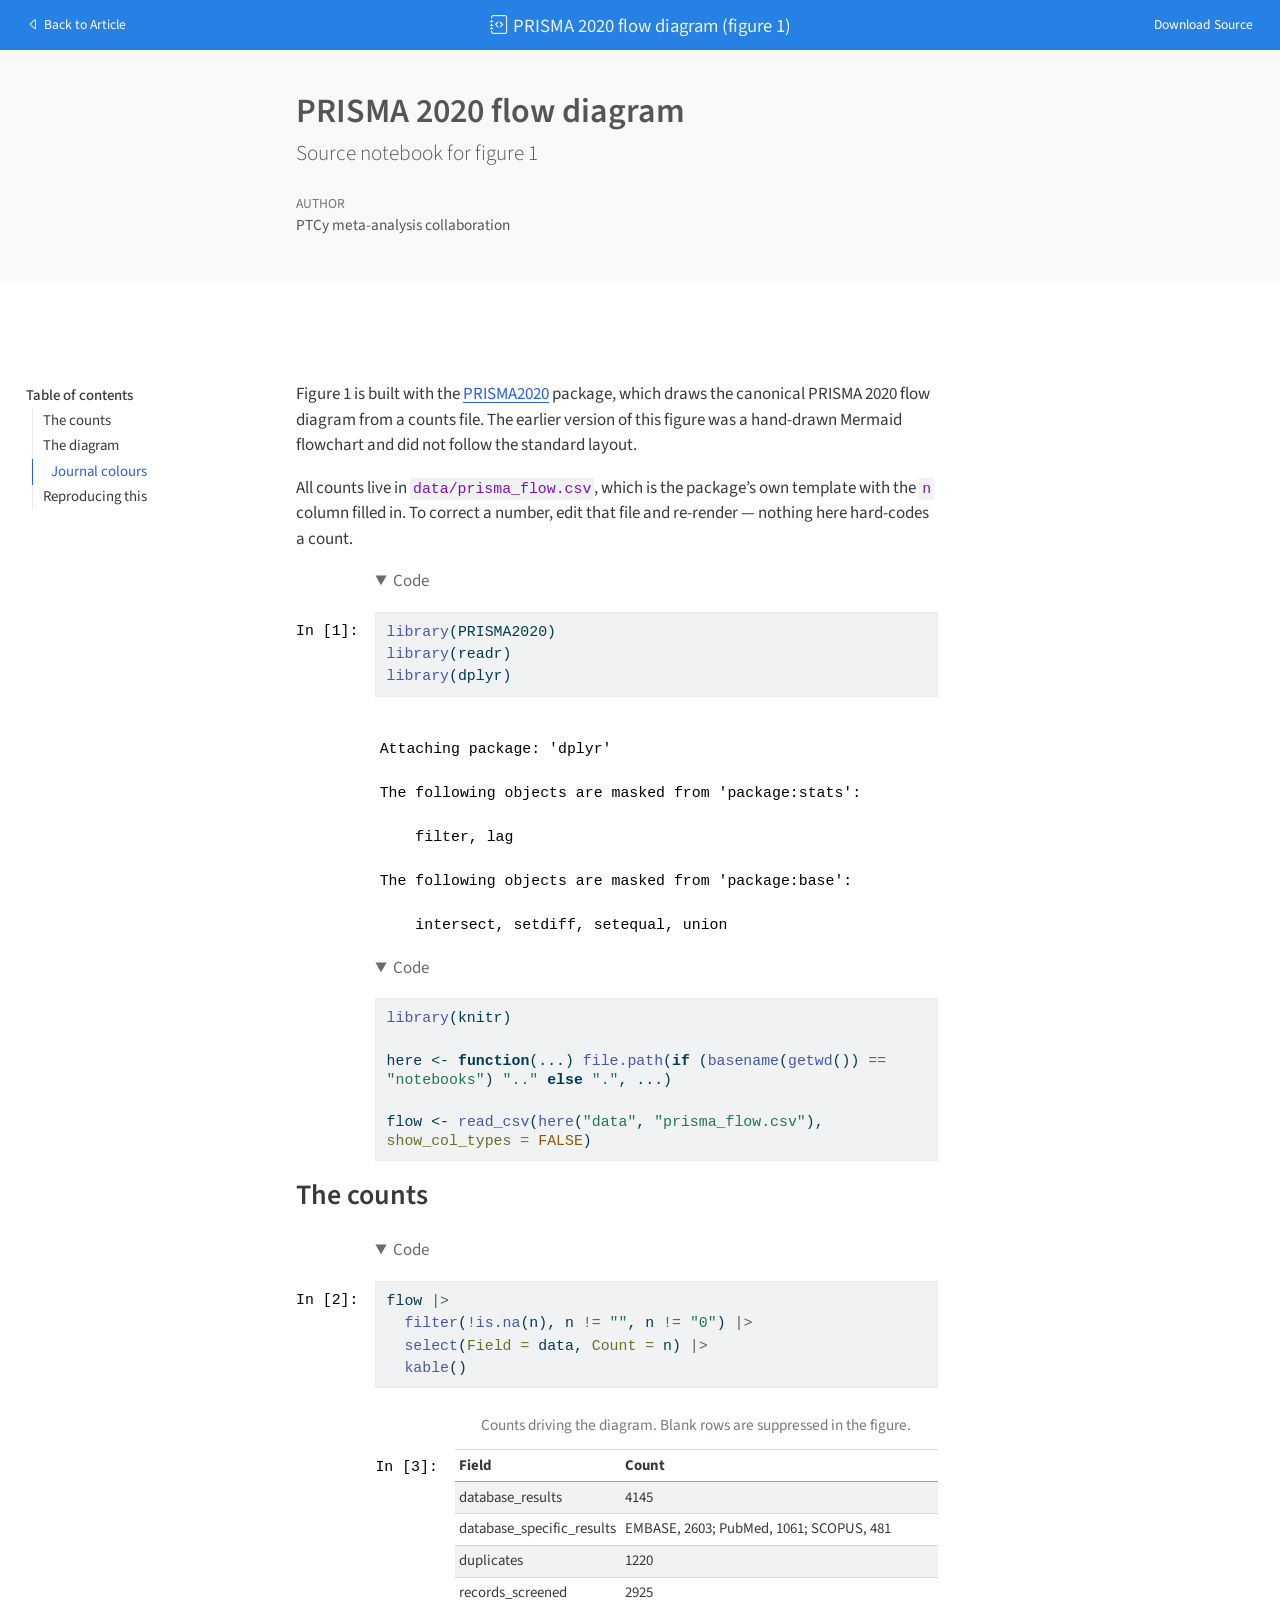
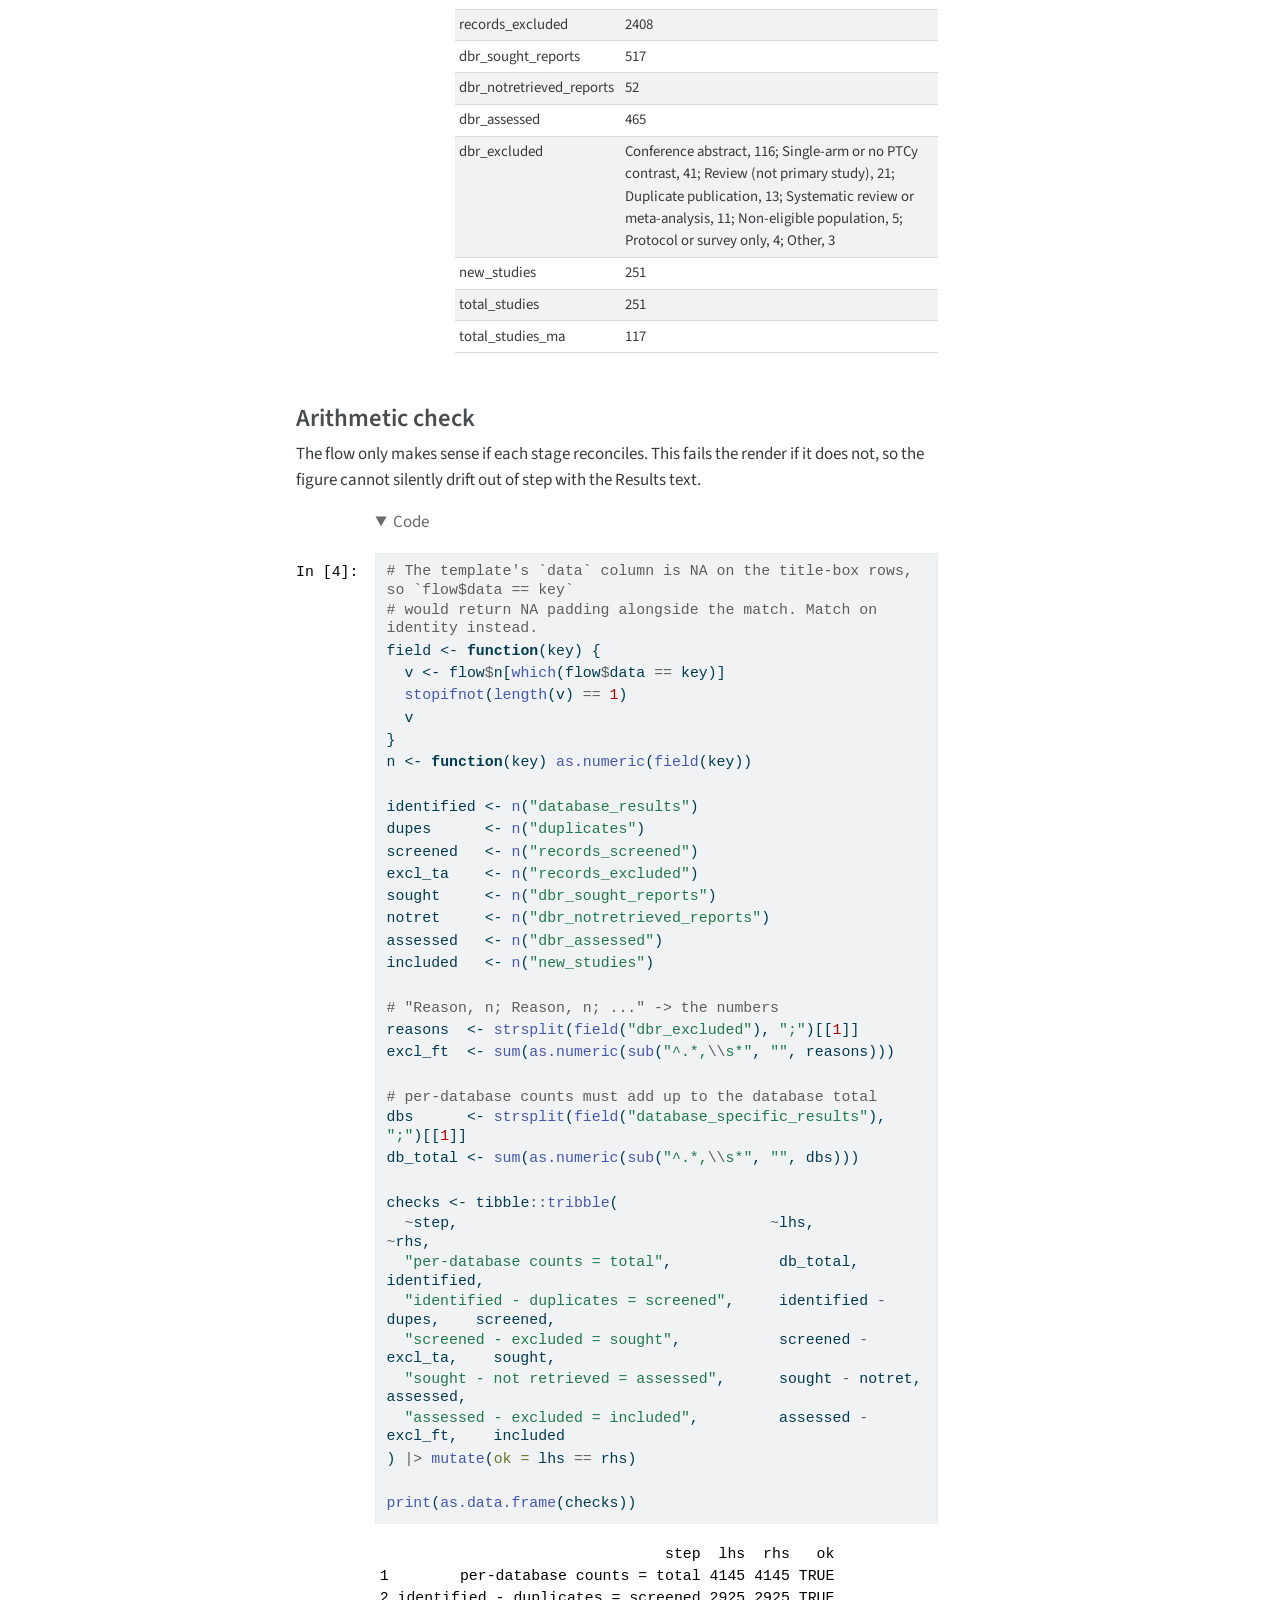
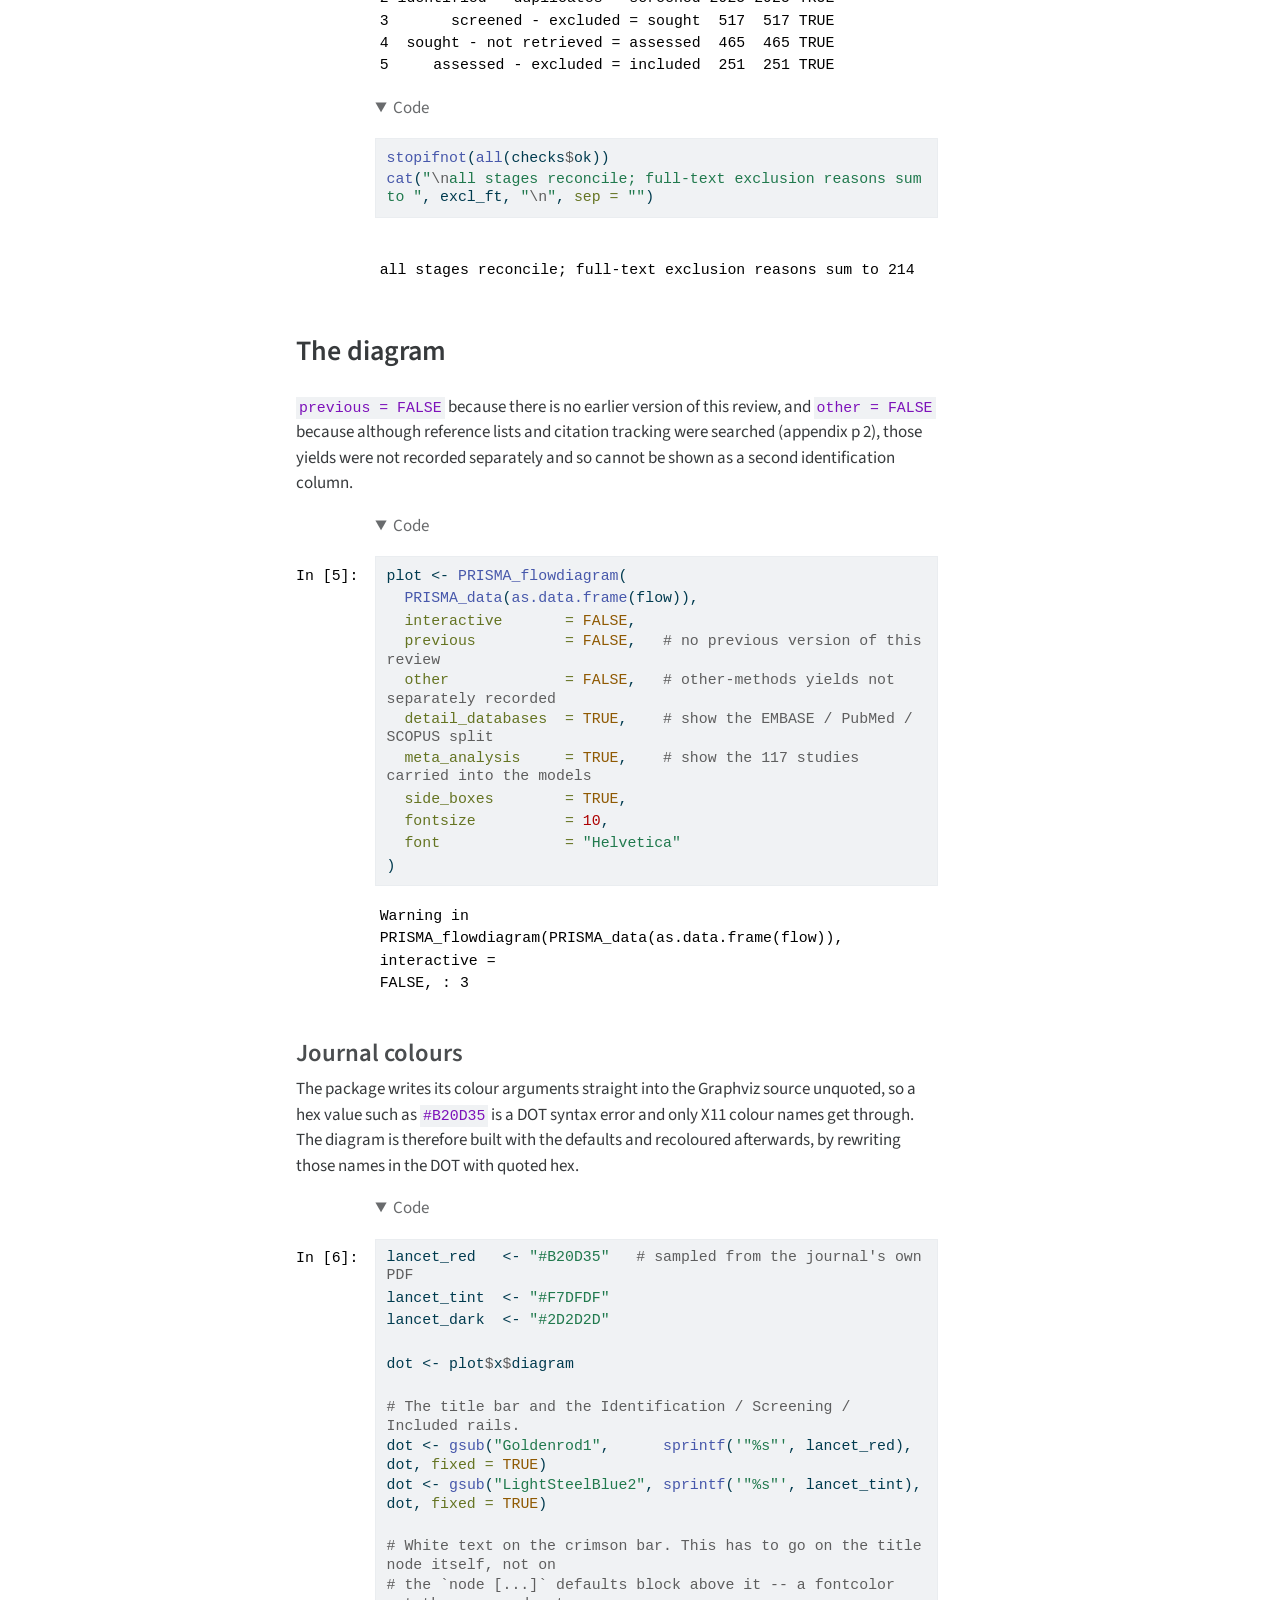
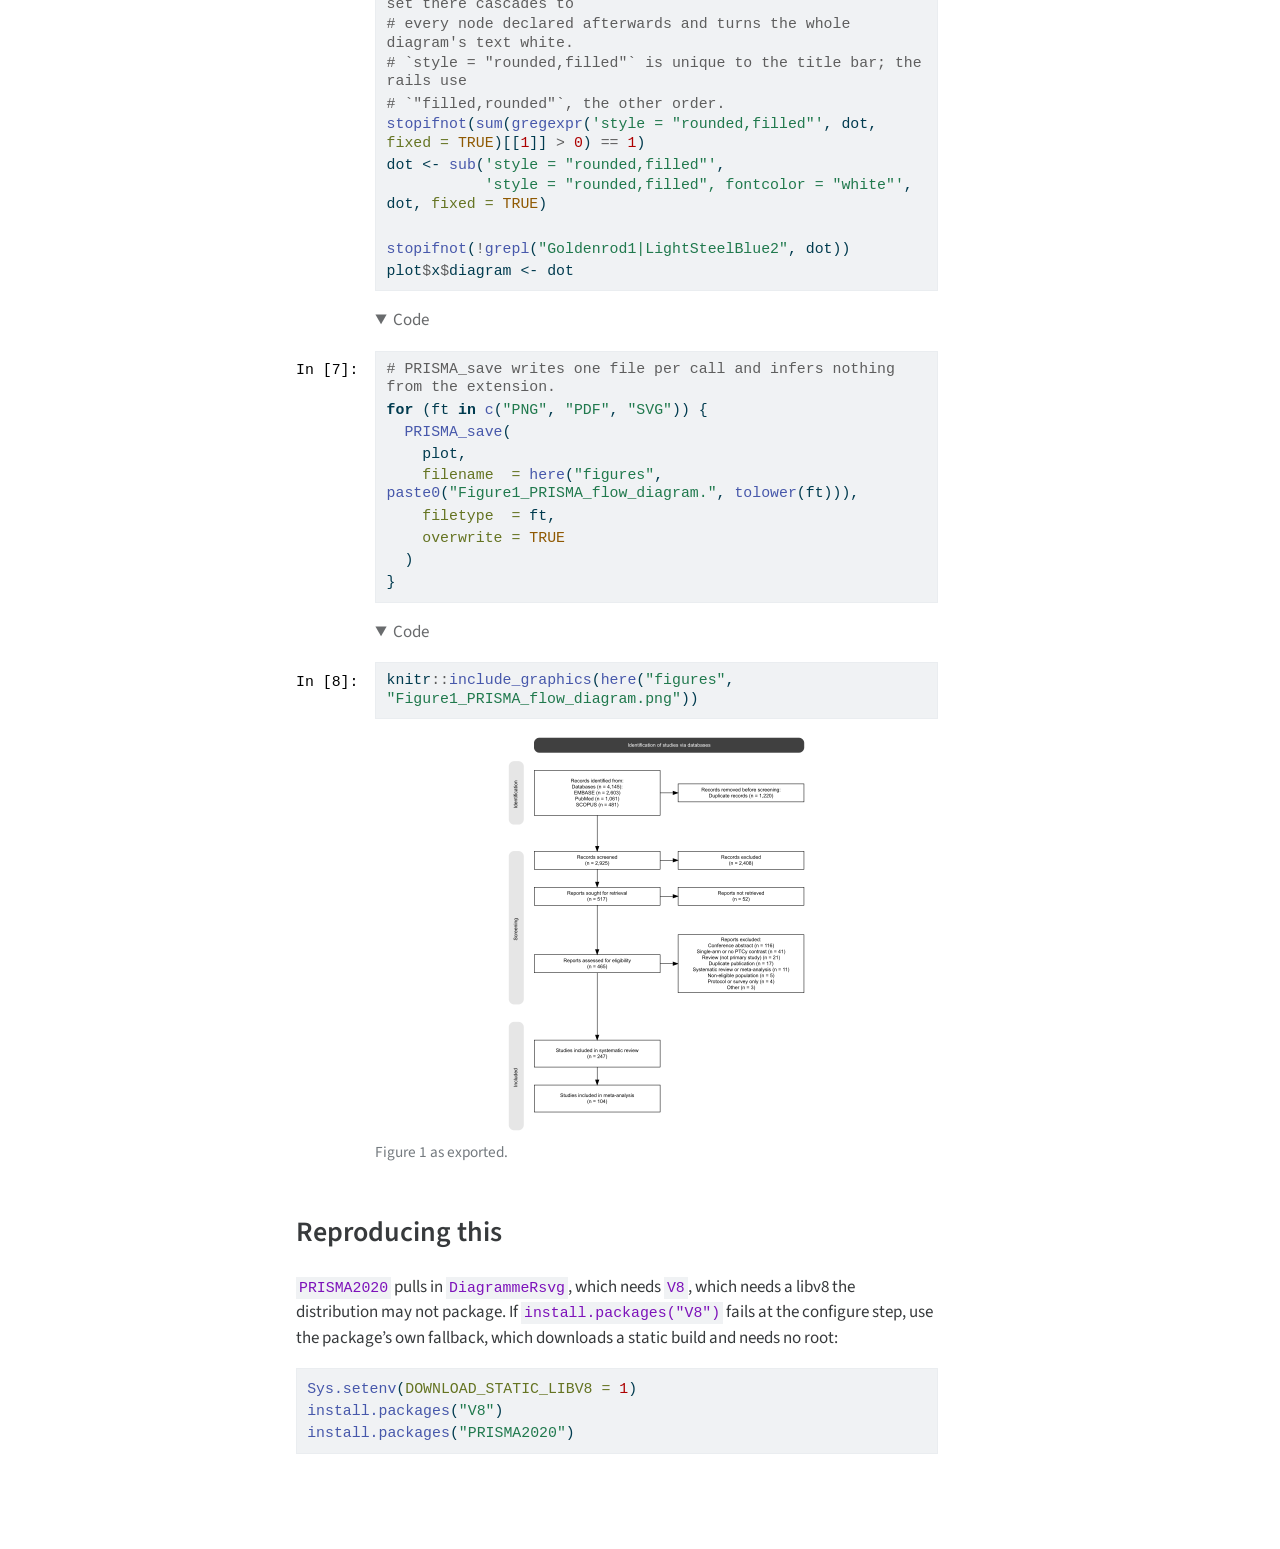
<file: notebooks/prisma-flow-preview.html>
<!DOCTYPE html>
<html xmlns="http://www.w3.org/1999/xhtml" lang="en" xml:lang="en"><head>
    <meta charset="utf-8">
    <meta name="generator" content="quarto-1.10.18">

    <meta name="viewport" content="width=device-width, initial-scale=1.0, user-scalable=yes">

    <meta name="author" content="PTCy meta-analysis collaboration">

    <title>PRISMA 2020 flow diagram</title>
    <style>
      /* Default styles provided by pandoc.
      ** See https://pandoc.org/MANUAL.html#variables-for-html for config info.
      */
      span.smallcaps{font-variant: small-caps;}
      div.columns{display: flex; gap: 1.5em;}
      div.column{flex: auto;}
      @media screen {
      div.columns{gap: min(4vw, 1.5em);}
      div.column{overflow-x: auto;}
      }
      div.hanging-indent{margin-left: 1.5em; text-indent: -1.5em;}
      ul.task-list{list-style: none;}
      ul.task-list li input[type="checkbox"] {
        width: 0.8em;
        margin: 0 0.8em 0.2em -1em; /* quarto-specific, see https://github.com/quarto-dev/quarto-cli/issues/4556 */ 
        vertical-align: middle;
      }
      /* CSS for syntax highlighting */
      html { -webkit-text-size-adjust: 100%; }
      pre > code.sourceCode { white-space: pre; position: relative; }
      pre > code.sourceCode > span { display: inline-block; line-height: 1.25; }
      pre > code.sourceCode > span:empty { height: 1.2em; }
      .sourceCode { overflow: visible; }
      code.sourceCode > span { color: inherit; text-decoration: inherit; }
      div.sourceCode { margin: 1em 0; }
      pre.sourceCode { margin: 0; }
      @media screen {
      div.sourceCode { overflow: auto; }
      }
      @media print {
      pre > code.sourceCode { white-space: pre-wrap; }
      pre > code.sourceCode > span { text-indent: -5em; padding-left: 5em; }
      }
      pre.numberSource code
        { counter-reset: source-line 0; }
      pre.numberSource code > span
        { position: relative; left: -4em; counter-increment: source-line; }
      pre.numberSource code > span > a:first-child::before
        { content: counter(source-line);
          position: relative; left: -1em; text-align: right; vertical-align: baseline;
          border: none; display: inline-block;
          -webkit-touch-callout: none; -webkit-user-select: none;
          -khtml-user-select: none; -moz-user-select: none;
          -ms-user-select: none; user-select: none;
          padding: 0 4px; width: 4em;
        }
      pre.numberSource { margin-left: 3em;  padding-left: 4px; }
      div.sourceCode
        {   }
      @media screen {
      pre > code.sourceCode > span > a:first-child::before { text-decoration: underline; }
      }
    </style>

    <style>
      body.hypothesis-enabled #quarto-embed-header {
        padding-right: 36px;
      }

      #quarto-embed-header {
        height: 3em;
        width: 100%;
        display: flex;
        justify-content: space-between;
        align-items: center;
        border-bottom: solid 1px;
      }

      #quarto-embed-header h6 {
        font-size: 1.1em;
        padding-top: 0.6em;
        margin-left: 1em;
        margin-right: 1em;
        font-weight: 400;
      }

      #quarto-embed-header a.quarto-back-link,
      #quarto-embed-header a.quarto-download-embed {
        font-size: 0.8em;
        margin-top: 1em;
        margin-bottom: 1em;
        margin-left: 1em;
        margin-right: 1em;
      }

      .quarto-back-container {
        padding-left: 0.5em;
        display: flex;
      }

      .headroom {
          will-change: transform;
          transition: transform 200ms linear;
      }

      .headroom--pinned {
          transform: translateY(0%);
      }

      .headroom--unpinned {
          transform: translateY(-100%);
      }      
    </style>

    <script>
    window.document.addEventListener("DOMContentLoaded", function () {

      var header = window.document.querySelector("#quarto-embed-header");
      const titleBannerEl = window.document.querySelector("body > #title-block-header");
      if (titleBannerEl) {
        titleBannerEl.style.paddingTop = header.clientHeight + "px";
      }
      const contentEl = window.document.getElementById('quarto-content');
      for (const child of contentEl.children) {
        child.style.paddingTop = header.clientHeight + "px";
        child.style.marginTop = "1em";
      }

      // Use the article root if the `back` call doesn't work. This isn't perfect
      // but should typically work
      window.quartoBackToArticle = () => {
        var currentUrl = window.location.href;
        window.history.back();
        setTimeout(() => {
            // if location was not changed in 100 ms, then there is no history back
            if(currentUrl === window.location.href){              
                // redirect to site root
                window.location.href = "../index.html";
            }
        }, 100);
      }

      const headroom = new window.Headroom(header, {
        tolerance: 5,
        onPin: function () {
        },
        onUnpin: function () {
        },
      });
      headroom.init();
    });
    </script>

    
<script src="../site_libs/manuscript-notebook/headroom.min.js"></script>
<script src="../site_libs/clipboard/clipboard.min.js"></script>
<script src="../site_libs/quarto-html/quarto.js" type="module"></script>
<script src="../site_libs/quarto-html/tabsets/tabsets.js" type="module"></script>
<script src="../site_libs/quarto-html/popper.min.js"></script>
<script src="../site_libs/quarto-html/tippy.umd.min.js"></script>
<script src="../site_libs/quarto-html/anchor.min.js"></script>
<link href="../site_libs/quarto-html/tippy.css" rel="stylesheet">
<link href="../site_libs/quarto-html/quarto-syntax-highlighting-64a204ab8560d761af7679ceaba22944.css" rel="stylesheet" id="quarto-text-highlighting-styles">
<script src="../site_libs/bootstrap/bootstrap.min.js"></script>
<link href="../site_libs/bootstrap/bootstrap-icons.css" rel="stylesheet">
<link href="../site_libs/bootstrap/bootstrap-62e2d20df198e8a01bb734742f2e28cf.min.css" rel="stylesheet" append-hash="true" id="quarto-bootstrap" data-mode="light">
<script src="../site_libs/quarto-contrib/glightbox/glightbox.min.js"></script>
<link href="../site_libs/quarto-contrib/glightbox/glightbox.min.css" rel="stylesheet">
<link href="../site_libs/quarto-contrib/glightbox/lightbox.css" rel="stylesheet">
     
      </head>

  <body class="quarto-notebook quarto-light">
    <div id="quarto-embed-header" class="headroom fixed-top bg-primary">
      
      <a onclick="window.quartoBackToArticle(); return false;" class="btn btn-primary quarto-back-link" href=""><i class="bi bi-caret-left"></i> Back to Article</a>
      <h6><i class="bi bi-journal-code"></i> PRISMA 2020 flow diagram (figure 1)</h6>

            <a href="../notebooks/prisma-flow.qmd" class="btn btn-primary quarto-download-embed" download="prisma-flow.qmd">Download Source</a>
          </div>

     <header id="title-block-header" class="quarto-title-block default toc-left page-columns page-full">
  <div class="quarto-title-banner page-columns page-full">
    <div class="quarto-title column-body">
      <h1 class="title">PRISMA 2020 flow diagram</h1>
            <p class="subtitle lead">Source notebook for figure 1</p>
          </div>

    
    <div class="quarto-title-meta-container">
      <div class="quarto-title-meta-column-start">
        
        <div class="quarto-title-meta">

                <div>
            <div class="quarto-title-meta-heading">Author</div>
            <div class="quarto-title-meta-contents">
                        <p>PTCy meta-analysis collaboration </p>
                      </div>
          </div>
                
          
                
              </div>
      </div>
      <div class="quarto-title-meta-column-end quarto-other-formats-target">
      </div>
    </div>



    <div class="quarto-other-links-text-target">
    </div>  </div>
</header><div id="quarto-content" class="page-columns page-rows-contents page-layout-article toc-left">
<div id="quarto-sidebar-toc-left" class="sidebar toc-left">
  <nav id="TOC" role="doc-toc" class="toc-active">
    <h2 id="toc-title">Table of contents</h2>
   
  <ul>
  <li><a href="#the-counts" id="toc-the-counts" class="nav-link active" data-scroll-target="#the-counts">The counts</a>
  <ul class="collapse">
  <li><a href="#arithmetic-check" id="toc-arithmetic-check" class="nav-link" data-scroll-target="#arithmetic-check">Arithmetic check</a></li>
  </ul></li>
  <li><a href="#the-diagram" id="toc-the-diagram" class="nav-link" data-scroll-target="#the-diagram">The diagram</a>
  <ul class="collapse">
  <li><a href="#journal-colours" id="toc-journal-colours" class="nav-link" data-scroll-target="#journal-colours">Journal colours</a></li>
  </ul></li>
  <li><a href="#reproducing-this" id="toc-reproducing-this" class="nav-link" data-scroll-target="#reproducing-this">Reproducing this</a></li>
  </ul>
</nav>
</div>
<div id="quarto-margin-sidebar" class="sidebar margin-sidebar zindex-bottom">
</div>
<main class="content quarto-banner-title-block" id="quarto-document-content">      

       <p>Figure 1 is built with the <a href="https://github.com/prisma-flowdiagram/PRISMA2020">PRISMA2020</a> package, which draws the canonical PRISMA 2020 flow diagram from a counts file. The earlier version of this figure was a hand-drawn Mermaid flowchart and did not follow the standard layout.</p>
<p>All counts live in <code>data/prisma_flow.csv</code>, which is the package’s own template with the <code>n</code> column filled in. To correct a number, edit that file and re-render — nothing here hard-codes a count.</p>
<div class="cell-container code-fold"><div class="cell-decorator"><pre>In [1]:</pre></div><div class="cell">
<details open="" class="code-fold">
<summary>Code</summary>
<div class="code-copy-outer-scaffold"><div class="sourceCode cell-code" id="cb1"><pre class="sourceCode r code-with-copy"><code class="sourceCode r"><span id="cb1-1"><a href="#cb1-1" aria-hidden="true" tabindex="-1"></a><span class="fu">library</span>(PRISMA2020)</span>
<span id="cb1-2"><a href="#cb1-2" aria-hidden="true" tabindex="-1"></a><span class="fu">library</span>(readr)</span>
<span id="cb1-3"><a href="#cb1-3" aria-hidden="true" tabindex="-1"></a><span class="fu">library</span>(dplyr)</span></code></pre></div><button title="Copy to Clipboard" class="code-copy-button"><i class="bi"></i></button></div>
</details>
<div class="cell-output cell-output-stderr">
<pre><code>
Attaching package: 'dplyr'</code></pre>
</div>
<div class="cell-output cell-output-stderr">
<pre><code>The following objects are masked from 'package:stats':

    filter, lag</code></pre>
</div>
<div class="cell-output cell-output-stderr">
<pre><code>The following objects are masked from 'package:base':

    intersect, setdiff, setequal, union</code></pre>
</div>
<details open="" class="code-fold">
<summary>Code</summary>
<div class="code-copy-outer-scaffold"><div class="sourceCode cell-code" id="cb5"><pre class="sourceCode r code-with-copy"><code class="sourceCode r"><span id="cb5-1"><a href="#cb5-1" aria-hidden="true" tabindex="-1"></a><span class="fu">library</span>(knitr)</span>
<span id="cb5-2"><a href="#cb5-2" aria-hidden="true" tabindex="-1"></a></span>
<span id="cb5-3"><a href="#cb5-3" aria-hidden="true" tabindex="-1"></a>here <span class="ot">&lt;-</span> <span class="cf">function</span>(...) <span class="fu">file.path</span>(<span class="cf">if</span> (<span class="fu">basename</span>(<span class="fu">getwd</span>()) <span class="sc">==</span> <span class="st">"notebooks"</span>) <span class="st">".."</span> <span class="cf">else</span> <span class="st">"."</span>, ...)</span>
<span id="cb5-4"><a href="#cb5-4" aria-hidden="true" tabindex="-1"></a></span>
<span id="cb5-5"><a href="#cb5-5" aria-hidden="true" tabindex="-1"></a>flow <span class="ot">&lt;-</span> <span class="fu">read_csv</span>(<span class="fu">here</span>(<span class="st">"data"</span>, <span class="st">"prisma_flow.csv"</span>), <span class="at">show_col_types =</span> <span class="cn">FALSE</span>)</span></code></pre></div><button title="Copy to Clipboard" class="code-copy-button"><i class="bi"></i></button></div>
</details>
</div></div>
<section id="the-counts" class="level2">
<h2 class="anchored" data-anchor-id="the-counts">The counts</h2>
<div class="cell-container code-fold"><div class="cell-decorator"><pre>In [2]:</pre></div><div class="cell">
<details open="" class="code-fold">
<summary>Code</summary>
<div class="code-copy-outer-scaffold"><div class="sourceCode cell-code" id="cb6"><pre class="sourceCode r code-with-copy"><code class="sourceCode r"><span id="cb6-1"><a href="#cb6-1" aria-hidden="true" tabindex="-1"></a>flow <span class="sc">|&gt;</span></span>
<span id="cb6-2"><a href="#cb6-2" aria-hidden="true" tabindex="-1"></a>  <span class="fu">filter</span>(<span class="sc">!</span><span class="fu">is.na</span>(n), n <span class="sc">!=</span> <span class="st">""</span>, n <span class="sc">!=</span> <span class="st">"0"</span>) <span class="sc">|&gt;</span></span>
<span id="cb6-3"><a href="#cb6-3" aria-hidden="true" tabindex="-1"></a>  <span class="fu">select</span>(<span class="at">Field =</span> data, <span class="at">Count =</span> n) <span class="sc">|&gt;</span></span>
<span id="cb6-4"><a href="#cb6-4" aria-hidden="true" tabindex="-1"></a>  <span class="fu">kable</span>()</span></code></pre></div><button title="Copy to Clipboard" class="code-copy-button"><i class="bi"></i></button></div>
</details>
<div class="cell-container"><div class="cell-decorator"><pre>In [3]:</pre></div><div id="tbl-counts" class="cell quarto-float quarto-figure quarto-figure-center anchored">
<figure class="quarto-float quarto-float-tbl figure">
<figcaption class="quarto-float-caption-top quarto-float-caption quarto-float-tbl" id="tbl-counts-caption-0ceaefa1-69ba-4598-a22c-09a6ac19f8ca">
Counts driving the diagram. Blank rows are suppressed in the figure.
</figcaption>
<div aria-describedby="tbl-counts-caption-0ceaefa1-69ba-4598-a22c-09a6ac19f8ca">
<div class="cell-output-display">
<table class="cell caption-top table table-sm table-striped small">
<colgroup>
<col style="width: 10%">
<col style="width: 89%">
</colgroup>
<thead>
<tr class="header">
<th style="text-align: left;">Field</th>
<th style="text-align: left;">Count</th>
</tr>
</thead>
<tbody>
<tr class="odd">
<td style="text-align: left;">database_results</td>
<td style="text-align: left;">4145</td>
</tr>
<tr class="even">
<td style="text-align: left;">database_specific_results</td>
<td style="text-align: left;">EMBASE, 2603; PubMed, 1061; SCOPUS, 481</td>
</tr>
<tr class="odd">
<td style="text-align: left;">duplicates</td>
<td style="text-align: left;">1220</td>
</tr>
<tr class="even">
<td style="text-align: left;">records_screened</td>
<td style="text-align: left;">2925</td>
</tr>
<tr class="odd">
<td style="text-align: left;">records_excluded</td>
<td style="text-align: left;">2408</td>
</tr>
<tr class="even">
<td style="text-align: left;">dbr_sought_reports</td>
<td style="text-align: left;">517</td>
</tr>
<tr class="odd">
<td style="text-align: left;">dbr_notretrieved_reports</td>
<td style="text-align: left;">52</td>
</tr>
<tr class="even">
<td style="text-align: left;">dbr_assessed</td>
<td style="text-align: left;">465</td>
</tr>
<tr class="odd">
<td style="text-align: left;">dbr_excluded</td>
<td style="text-align: left;">Conference abstract, 116; Single-arm or no PTCy contrast, 41; Review (not primary study), 21; Duplicate publication, 13; Systematic review or meta-analysis, 11; Non-eligible population, 5; Protocol or survey only, 4; Other, 3</td>
</tr>
<tr class="even">
<td style="text-align: left;">new_studies</td>
<td style="text-align: left;">251</td>
</tr>
<tr class="odd">
<td style="text-align: left;">total_studies</td>
<td style="text-align: left;">251</td>
</tr>
<tr class="even">
<td style="text-align: left;">total_studies_ma</td>
<td style="text-align: left;">117</td>
</tr>
</tbody>
</table>
</div>
</div>
</figure>
</div></div>
</div></div>
<section id="arithmetic-check" class="level3">
<h3 class="anchored" data-anchor-id="arithmetic-check">Arithmetic check</h3>
<p>The flow only makes sense if each stage reconciles. This fails the render if it does not, so the figure cannot silently drift out of step with the Results text.</p>
<div class="cell-container code-fold"><div class="cell-decorator"><pre>In [4]:</pre></div><div class="cell">
<details open="" class="code-fold">
<summary>Code</summary>
<div class="code-copy-outer-scaffold"><div class="sourceCode cell-code" id="cb7"><pre class="sourceCode r code-with-copy"><code class="sourceCode r"><span id="cb7-1"><a href="#cb7-1" aria-hidden="true" tabindex="-1"></a><span class="co"># The template's `data` column is NA on the title-box rows, so `flow$data == key`</span></span>
<span id="cb7-2"><a href="#cb7-2" aria-hidden="true" tabindex="-1"></a><span class="co"># would return NA padding alongside the match. Match on identity instead.</span></span>
<span id="cb7-3"><a href="#cb7-3" aria-hidden="true" tabindex="-1"></a>field <span class="ot">&lt;-</span> <span class="cf">function</span>(key) {</span>
<span id="cb7-4"><a href="#cb7-4" aria-hidden="true" tabindex="-1"></a>  v <span class="ot">&lt;-</span> flow<span class="sc">$</span>n[<span class="fu">which</span>(flow<span class="sc">$</span>data <span class="sc">==</span> key)]</span>
<span id="cb7-5"><a href="#cb7-5" aria-hidden="true" tabindex="-1"></a>  <span class="fu">stopifnot</span>(<span class="fu">length</span>(v) <span class="sc">==</span> <span class="dv">1</span>)</span>
<span id="cb7-6"><a href="#cb7-6" aria-hidden="true" tabindex="-1"></a>  v</span>
<span id="cb7-7"><a href="#cb7-7" aria-hidden="true" tabindex="-1"></a>}</span>
<span id="cb7-8"><a href="#cb7-8" aria-hidden="true" tabindex="-1"></a>n <span class="ot">&lt;-</span> <span class="cf">function</span>(key) <span class="fu">as.numeric</span>(<span class="fu">field</span>(key))</span>
<span id="cb7-9"><a href="#cb7-9" aria-hidden="true" tabindex="-1"></a></span>
<span id="cb7-10"><a href="#cb7-10" aria-hidden="true" tabindex="-1"></a>identified <span class="ot">&lt;-</span> <span class="fu">n</span>(<span class="st">"database_results"</span>)</span>
<span id="cb7-11"><a href="#cb7-11" aria-hidden="true" tabindex="-1"></a>dupes      <span class="ot">&lt;-</span> <span class="fu">n</span>(<span class="st">"duplicates"</span>)</span>
<span id="cb7-12"><a href="#cb7-12" aria-hidden="true" tabindex="-1"></a>screened   <span class="ot">&lt;-</span> <span class="fu">n</span>(<span class="st">"records_screened"</span>)</span>
<span id="cb7-13"><a href="#cb7-13" aria-hidden="true" tabindex="-1"></a>excl_ta    <span class="ot">&lt;-</span> <span class="fu">n</span>(<span class="st">"records_excluded"</span>)</span>
<span id="cb7-14"><a href="#cb7-14" aria-hidden="true" tabindex="-1"></a>sought     <span class="ot">&lt;-</span> <span class="fu">n</span>(<span class="st">"dbr_sought_reports"</span>)</span>
<span id="cb7-15"><a href="#cb7-15" aria-hidden="true" tabindex="-1"></a>notret     <span class="ot">&lt;-</span> <span class="fu">n</span>(<span class="st">"dbr_notretrieved_reports"</span>)</span>
<span id="cb7-16"><a href="#cb7-16" aria-hidden="true" tabindex="-1"></a>assessed   <span class="ot">&lt;-</span> <span class="fu">n</span>(<span class="st">"dbr_assessed"</span>)</span>
<span id="cb7-17"><a href="#cb7-17" aria-hidden="true" tabindex="-1"></a>included   <span class="ot">&lt;-</span> <span class="fu">n</span>(<span class="st">"new_studies"</span>)</span>
<span id="cb7-18"><a href="#cb7-18" aria-hidden="true" tabindex="-1"></a></span>
<span id="cb7-19"><a href="#cb7-19" aria-hidden="true" tabindex="-1"></a><span class="co"># "Reason, n; Reason, n; ..." -&gt; the numbers</span></span>
<span id="cb7-20"><a href="#cb7-20" aria-hidden="true" tabindex="-1"></a>reasons  <span class="ot">&lt;-</span> <span class="fu">strsplit</span>(<span class="fu">field</span>(<span class="st">"dbr_excluded"</span>), <span class="st">";"</span>)[[<span class="dv">1</span>]]</span>
<span id="cb7-21"><a href="#cb7-21" aria-hidden="true" tabindex="-1"></a>excl_ft  <span class="ot">&lt;-</span> <span class="fu">sum</span>(<span class="fu">as.numeric</span>(<span class="fu">sub</span>(<span class="st">"^.*,</span><span class="sc">\\</span><span class="st">s*"</span>, <span class="st">""</span>, reasons)))</span>
<span id="cb7-22"><a href="#cb7-22" aria-hidden="true" tabindex="-1"></a></span>
<span id="cb7-23"><a href="#cb7-23" aria-hidden="true" tabindex="-1"></a><span class="co"># per-database counts must add up to the database total</span></span>
<span id="cb7-24"><a href="#cb7-24" aria-hidden="true" tabindex="-1"></a>dbs      <span class="ot">&lt;-</span> <span class="fu">strsplit</span>(<span class="fu">field</span>(<span class="st">"database_specific_results"</span>), <span class="st">";"</span>)[[<span class="dv">1</span>]]</span>
<span id="cb7-25"><a href="#cb7-25" aria-hidden="true" tabindex="-1"></a>db_total <span class="ot">&lt;-</span> <span class="fu">sum</span>(<span class="fu">as.numeric</span>(<span class="fu">sub</span>(<span class="st">"^.*,</span><span class="sc">\\</span><span class="st">s*"</span>, <span class="st">""</span>, dbs)))</span>
<span id="cb7-26"><a href="#cb7-26" aria-hidden="true" tabindex="-1"></a></span>
<span id="cb7-27"><a href="#cb7-27" aria-hidden="true" tabindex="-1"></a>checks <span class="ot">&lt;-</span> tibble<span class="sc">::</span><span class="fu">tribble</span>(</span>
<span id="cb7-28"><a href="#cb7-28" aria-hidden="true" tabindex="-1"></a>  <span class="sc">~</span>step,                                   <span class="sc">~</span>lhs,                  <span class="sc">~</span>rhs,</span>
<span id="cb7-29"><a href="#cb7-29" aria-hidden="true" tabindex="-1"></a>  <span class="st">"per-database counts = total"</span>,            db_total,              identified,</span>
<span id="cb7-30"><a href="#cb7-30" aria-hidden="true" tabindex="-1"></a>  <span class="st">"identified - duplicates = screened"</span>,     identified <span class="sc">-</span> dupes,    screened,</span>
<span id="cb7-31"><a href="#cb7-31" aria-hidden="true" tabindex="-1"></a>  <span class="st">"screened - excluded = sought"</span>,           screened <span class="sc">-</span> excl_ta,    sought,</span>
<span id="cb7-32"><a href="#cb7-32" aria-hidden="true" tabindex="-1"></a>  <span class="st">"sought - not retrieved = assessed"</span>,      sought <span class="sc">-</span> notret,       assessed,</span>
<span id="cb7-33"><a href="#cb7-33" aria-hidden="true" tabindex="-1"></a>  <span class="st">"assessed - excluded = included"</span>,         assessed <span class="sc">-</span> excl_ft,    included</span>
<span id="cb7-34"><a href="#cb7-34" aria-hidden="true" tabindex="-1"></a>) <span class="sc">|&gt;</span> <span class="fu">mutate</span>(<span class="at">ok =</span> lhs <span class="sc">==</span> rhs)</span>
<span id="cb7-35"><a href="#cb7-35" aria-hidden="true" tabindex="-1"></a></span>
<span id="cb7-36"><a href="#cb7-36" aria-hidden="true" tabindex="-1"></a><span class="fu">print</span>(<span class="fu">as.data.frame</span>(checks))</span></code></pre></div><button title="Copy to Clipboard" class="code-copy-button"><i class="bi"></i></button></div>
</details>
<div class="cell-output cell-output-stdout">
<pre><code>                                step  lhs  rhs   ok
1        per-database counts = total 4145 4145 TRUE
2 identified - duplicates = screened 2925 2925 TRUE
3       screened - excluded = sought  517  517 TRUE
4  sought - not retrieved = assessed  465  465 TRUE
5     assessed - excluded = included  251  251 TRUE</code></pre>
</div>
<details open="" class="code-fold">
<summary>Code</summary>
<div class="code-copy-outer-scaffold"><div class="sourceCode cell-code" id="cb9"><pre class="sourceCode r code-with-copy"><code class="sourceCode r"><span id="cb9-1"><a href="#cb9-1" aria-hidden="true" tabindex="-1"></a><span class="fu">stopifnot</span>(<span class="fu">all</span>(checks<span class="sc">$</span>ok))</span>
<span id="cb9-2"><a href="#cb9-2" aria-hidden="true" tabindex="-1"></a><span class="fu">cat</span>(<span class="st">"</span><span class="sc">\n</span><span class="st">all stages reconcile; full-text exclusion reasons sum to "</span>, excl_ft, <span class="st">"</span><span class="sc">\n</span><span class="st">"</span>, <span class="at">sep =</span> <span class="st">""</span>)</span></code></pre></div><button title="Copy to Clipboard" class="code-copy-button"><i class="bi"></i></button></div>
</details>
<div class="cell-output cell-output-stdout">
<pre><code>
all stages reconcile; full-text exclusion reasons sum to 214</code></pre>
</div>
</div></div>
</section>
</section>
<section id="the-diagram" class="level2">
<h2 class="anchored" data-anchor-id="the-diagram">The diagram</h2>
<p><code>previous = FALSE</code> because there is no earlier version of this review, and <code>other = FALSE</code> because although reference lists and citation tracking were searched (appendix p 2), those yields were not recorded separately and so cannot be shown as a second identification column.</p>
<div class="cell-container code-fold"><div class="cell-decorator"><pre>In [5]:</pre></div><div class="cell">
<details open="" class="code-fold">
<summary>Code</summary>
<div class="code-copy-outer-scaffold"><div class="sourceCode cell-code" id="cb11"><pre class="sourceCode r code-with-copy"><code class="sourceCode r"><span id="cb11-1"><a href="#cb11-1" aria-hidden="true" tabindex="-1"></a>plot <span class="ot">&lt;-</span> <span class="fu">PRISMA_flowdiagram</span>(</span>
<span id="cb11-2"><a href="#cb11-2" aria-hidden="true" tabindex="-1"></a>  <span class="fu">PRISMA_data</span>(<span class="fu">as.data.frame</span>(flow)),</span>
<span id="cb11-3"><a href="#cb11-3" aria-hidden="true" tabindex="-1"></a>  <span class="at">interactive       =</span> <span class="cn">FALSE</span>,</span>
<span id="cb11-4"><a href="#cb11-4" aria-hidden="true" tabindex="-1"></a>  <span class="at">previous          =</span> <span class="cn">FALSE</span>,   <span class="co"># no previous version of this review</span></span>
<span id="cb11-5"><a href="#cb11-5" aria-hidden="true" tabindex="-1"></a>  <span class="at">other             =</span> <span class="cn">FALSE</span>,   <span class="co"># other-methods yields not separately recorded</span></span>
<span id="cb11-6"><a href="#cb11-6" aria-hidden="true" tabindex="-1"></a>  <span class="at">detail_databases  =</span> <span class="cn">TRUE</span>,    <span class="co"># show the EMBASE / PubMed / SCOPUS split</span></span>
<span id="cb11-7"><a href="#cb11-7" aria-hidden="true" tabindex="-1"></a>  <span class="at">meta_analysis     =</span> <span class="cn">TRUE</span>,    <span class="co"># show the 117 studies carried into the models</span></span>
<span id="cb11-8"><a href="#cb11-8" aria-hidden="true" tabindex="-1"></a>  <span class="at">side_boxes        =</span> <span class="cn">TRUE</span>,</span>
<span id="cb11-9"><a href="#cb11-9" aria-hidden="true" tabindex="-1"></a>  <span class="at">fontsize          =</span> <span class="dv">10</span>,</span>
<span id="cb11-10"><a href="#cb11-10" aria-hidden="true" tabindex="-1"></a>  <span class="at">font              =</span> <span class="st">"Helvetica"</span></span>
<span id="cb11-11"><a href="#cb11-11" aria-hidden="true" tabindex="-1"></a>)</span></code></pre></div><button title="Copy to Clipboard" class="code-copy-button"><i class="bi"></i></button></div>
</details>
<div class="cell-output cell-output-stderr">
<pre><code>Warning in PRISMA_flowdiagram(PRISMA_data(as.data.frame(flow)), interactive =
FALSE, : 3</code></pre>
</div>
</div></div>
<section id="journal-colours" class="level3">
<h3 class="anchored" data-anchor-id="journal-colours">Journal colours</h3>
<p>The package writes its colour arguments straight into the Graphviz source unquoted, so a hex value such as <code>#B20D35</code> is a DOT syntax error and only X11 colour names get through. The diagram is therefore built with the defaults and recoloured afterwards, by rewriting those names in the DOT with quoted hex.</p>
<div class="cell-container code-fold"><div class="cell-decorator"><pre>In [6]:</pre></div><div class="cell">
<details open="" class="code-fold">
<summary>Code</summary>
<div class="code-copy-outer-scaffold"><div class="sourceCode cell-code" id="cb13"><pre class="sourceCode r code-with-copy"><code class="sourceCode r"><span id="cb13-1"><a href="#cb13-1" aria-hidden="true" tabindex="-1"></a>lancet_red   <span class="ot">&lt;-</span> <span class="st">"#B20D35"</span>   <span class="co"># sampled from the journal's own PDF</span></span>
<span id="cb13-2"><a href="#cb13-2" aria-hidden="true" tabindex="-1"></a>lancet_tint  <span class="ot">&lt;-</span> <span class="st">"#F7DFDF"</span></span>
<span id="cb13-3"><a href="#cb13-3" aria-hidden="true" tabindex="-1"></a>lancet_dark  <span class="ot">&lt;-</span> <span class="st">"#2D2D2D"</span></span>
<span id="cb13-4"><a href="#cb13-4" aria-hidden="true" tabindex="-1"></a></span>
<span id="cb13-5"><a href="#cb13-5" aria-hidden="true" tabindex="-1"></a>dot <span class="ot">&lt;-</span> plot<span class="sc">$</span>x<span class="sc">$</span>diagram</span>
<span id="cb13-6"><a href="#cb13-6" aria-hidden="true" tabindex="-1"></a></span>
<span id="cb13-7"><a href="#cb13-7" aria-hidden="true" tabindex="-1"></a><span class="co"># The title bar and the Identification / Screening / Included rails.</span></span>
<span id="cb13-8"><a href="#cb13-8" aria-hidden="true" tabindex="-1"></a>dot <span class="ot">&lt;-</span> <span class="fu">gsub</span>(<span class="st">"Goldenrod1"</span>,      <span class="fu">sprintf</span>(<span class="st">'"%s"'</span>, lancet_red),  dot, <span class="at">fixed =</span> <span class="cn">TRUE</span>)</span>
<span id="cb13-9"><a href="#cb13-9" aria-hidden="true" tabindex="-1"></a>dot <span class="ot">&lt;-</span> <span class="fu">gsub</span>(<span class="st">"LightSteelBlue2"</span>, <span class="fu">sprintf</span>(<span class="st">'"%s"'</span>, lancet_tint), dot, <span class="at">fixed =</span> <span class="cn">TRUE</span>)</span>
<span id="cb13-10"><a href="#cb13-10" aria-hidden="true" tabindex="-1"></a></span>
<span id="cb13-11"><a href="#cb13-11" aria-hidden="true" tabindex="-1"></a><span class="co"># White text on the crimson bar. This has to go on the title node itself, not on</span></span>
<span id="cb13-12"><a href="#cb13-12" aria-hidden="true" tabindex="-1"></a><span class="co"># the `node [...]` defaults block above it -- a fontcolor set there cascades to</span></span>
<span id="cb13-13"><a href="#cb13-13" aria-hidden="true" tabindex="-1"></a><span class="co"># every node declared afterwards and turns the whole diagram's text white.</span></span>
<span id="cb13-14"><a href="#cb13-14" aria-hidden="true" tabindex="-1"></a><span class="co"># `style = "rounded,filled"` is unique to the title bar; the rails use</span></span>
<span id="cb13-15"><a href="#cb13-15" aria-hidden="true" tabindex="-1"></a><span class="co"># `"filled,rounded"`, the other order.</span></span>
<span id="cb13-16"><a href="#cb13-16" aria-hidden="true" tabindex="-1"></a><span class="fu">stopifnot</span>(<span class="fu">sum</span>(<span class="fu">gregexpr</span>(<span class="st">'style = "rounded,filled"'</span>, dot, <span class="at">fixed =</span> <span class="cn">TRUE</span>)[[<span class="dv">1</span>]] <span class="sc">&gt;</span> <span class="dv">0</span>) <span class="sc">==</span> <span class="dv">1</span>)</span>
<span id="cb13-17"><a href="#cb13-17" aria-hidden="true" tabindex="-1"></a>dot <span class="ot">&lt;-</span> <span class="fu">sub</span>(<span class="st">'style = "rounded,filled"'</span>,</span>
<span id="cb13-18"><a href="#cb13-18" aria-hidden="true" tabindex="-1"></a>           <span class="st">'style = "rounded,filled", fontcolor = "white"'</span>, dot, <span class="at">fixed =</span> <span class="cn">TRUE</span>)</span>
<span id="cb13-19"><a href="#cb13-19" aria-hidden="true" tabindex="-1"></a></span>
<span id="cb13-20"><a href="#cb13-20" aria-hidden="true" tabindex="-1"></a><span class="fu">stopifnot</span>(<span class="sc">!</span><span class="fu">grepl</span>(<span class="st">"Goldenrod1|LightSteelBlue2"</span>, dot))</span>
<span id="cb13-21"><a href="#cb13-21" aria-hidden="true" tabindex="-1"></a>plot<span class="sc">$</span>x<span class="sc">$</span>diagram <span class="ot">&lt;-</span> dot</span></code></pre></div><button title="Copy to Clipboard" class="code-copy-button"><i class="bi"></i></button></div>
</details>
</div></div>
<div class="cell-container code-fold"><div class="cell-decorator"><pre>In [7]:</pre></div><div class="cell">
<details open="" class="code-fold">
<summary>Code</summary>
<div class="code-copy-outer-scaffold"><div class="sourceCode cell-code" id="cb14"><pre class="sourceCode r code-with-copy"><code class="sourceCode r"><span id="cb14-1"><a href="#cb14-1" aria-hidden="true" tabindex="-1"></a><span class="co"># PRISMA_save writes one file per call and infers nothing from the extension.</span></span>
<span id="cb14-2"><a href="#cb14-2" aria-hidden="true" tabindex="-1"></a><span class="cf">for</span> (ft <span class="cf">in</span> <span class="fu">c</span>(<span class="st">"PNG"</span>, <span class="st">"PDF"</span>, <span class="st">"SVG"</span>)) {</span>
<span id="cb14-3"><a href="#cb14-3" aria-hidden="true" tabindex="-1"></a>  <span class="fu">PRISMA_save</span>(</span>
<span id="cb14-4"><a href="#cb14-4" aria-hidden="true" tabindex="-1"></a>    plot,</span>
<span id="cb14-5"><a href="#cb14-5" aria-hidden="true" tabindex="-1"></a>    <span class="at">filename  =</span> <span class="fu">here</span>(<span class="st">"figures"</span>, <span class="fu">paste0</span>(<span class="st">"Figure1_PRISMA_flow_diagram."</span>, <span class="fu">tolower</span>(ft))),</span>
<span id="cb14-6"><a href="#cb14-6" aria-hidden="true" tabindex="-1"></a>    <span class="at">filetype  =</span> ft,</span>
<span id="cb14-7"><a href="#cb14-7" aria-hidden="true" tabindex="-1"></a>    <span class="at">overwrite =</span> <span class="cn">TRUE</span></span>
<span id="cb14-8"><a href="#cb14-8" aria-hidden="true" tabindex="-1"></a>  )</span>
<span id="cb14-9"><a href="#cb14-9" aria-hidden="true" tabindex="-1"></a>}</span></code></pre></div><button title="Copy to Clipboard" class="code-copy-button"><i class="bi"></i></button></div>
</details>
</div></div>
<div class="cell-container code-fold"><div class="cell-decorator"><pre>In [8]:</pre></div><div id="cell-fig-prisma-preview" class="cell">
<details open="" class="code-fold">
<summary>Code</summary>
<div class="code-copy-outer-scaffold"><div class="sourceCode cell-code" id="cb15"><pre class="sourceCode r code-with-copy"><code class="sourceCode r"><span id="cb15-1"><a href="#cb15-1" aria-hidden="true" tabindex="-1"></a>knitr<span class="sc">::</span><span class="fu">include_graphics</span>(<span class="fu">here</span>(<span class="st">"figures"</span>, <span class="st">"Figure1_PRISMA_flow_diagram.png"</span>))</span></code></pre></div><button title="Copy to Clipboard" class="code-copy-button"><i class="bi"></i></button></div>
</details>
<div class="cell-output-display">
<div id="fig-prisma-preview" class="quarto-float quarto-figure quarto-figure-center anchored">
<figure class="quarto-float quarto-float-fig figure">
<div aria-describedby="fig-prisma-preview-caption-0ceaefa1-69ba-4598-a22c-09a6ac19f8ca" class="">
<a href="../figures/Figure1_PRISMA_flow_diagram.png" class="lightbox" data-gallery="quarto-lightbox-gallery-1" title="Figure 1 as exported."><img src="../figures/Figure1_PRISMA_flow_diagram.png" class="img-fluid figure-img" width="299"></a>
</div>
<figcaption class="quarto-float-caption-bottom quarto-float-caption quarto-float-fig" id="fig-prisma-preview-caption-0ceaefa1-69ba-4598-a22c-09a6ac19f8ca">
Figure 1 as exported.
</figcaption>
</figure>
</div>
</div>
</div></div>
</section>
</section>
<section id="reproducing-this" class="level2">
<h2 class="anchored" data-anchor-id="reproducing-this">Reproducing this</h2>
<p><code>PRISMA2020</code> pulls in <code>DiagrammeRsvg</code>, which needs <code>V8</code>, which needs a libv8 the distribution may not package. If <code>install.packages("V8")</code> fails at the configure step, use the package’s own fallback, which downloads a static build and needs no root:</p>
<div class="code-copy-outer-scaffold"><div class="sourceCode" id="cb16"><pre class="sourceCode r code-with-copy"><code class="sourceCode r"><span id="cb16-1"><a href="#cb16-1" aria-hidden="true" tabindex="-1"></a><span class="fu">Sys.setenv</span>(<span class="at">DOWNLOAD_STATIC_LIBV8 =</span> <span class="dv">1</span>)</span>
<span id="cb16-2"><a href="#cb16-2" aria-hidden="true" tabindex="-1"></a><span class="fu">install.packages</span>(<span class="st">"V8"</span>)</span>
<span id="cb16-3"><a href="#cb16-3" aria-hidden="true" tabindex="-1"></a><span class="fu">install.packages</span>(<span class="st">"PRISMA2020"</span>)</span></code></pre></div><button title="Copy to Clipboard" class="code-copy-button"><i class="bi"></i></button></div>
</section>
     </main>
<!-- /main column -->  <script>
// The "Other Formats" links are plain <a href="index.pdf">. Chrome follows them into
// its built-in PDF viewer, whose URL is chrome-extension://mhjfbmdg.../index.html --
// an internal scheme no other application can open. If anything then hands that URL
// off to the system (an --app= window, an external-protocol prompt), the receiving
// browser reports "The address wasn't understood".
//
// Marking these links as downloads sidesteps the viewer entirely: the file is saved,
// and the user opens it in whatever PDF reader they actually want.
document.addEventListener("DOMContentLoaded", function () {
  document.querySelectorAll('a[href$=".pdf"], a[href$=".docx"]').forEach(function (a) {
    var href = a.getAttribute("href");
    if (/^[a-z]+:/i.test(href)) return;          // leave absolute/external links alone
    a.setAttribute("download", href.split("/").pop());
    a.setAttribute("title", "Download " + href.split("/").pop());
  });
});
</script>  <script id="quarto-html-after-body" type="application/javascript">
  window.document.addEventListener("DOMContentLoaded", function (event) {
    const icon = "";
    const anchorJS = new window.AnchorJS();
    anchorJS.options = {
      placement: 'right',
      icon: icon
    };
    anchorJS.add('.anchored');
    const isCodeAnnotation = (el) => {
      for (const clz of el.classList) {
        if (clz.startsWith('code-annotation-')) {                     
          return true;
        }
      }
      return false;
    }
    const onCopySuccess = function(e) {
      // button target
      const button = e.trigger;
      // don't keep focus
      button.blur();
      // flash "checked"
      button.classList.add('code-copy-button-checked');
      var currentTitle = button.getAttribute("title");
      button.setAttribute("title", "Copied!");
      let tooltip;
      if (window.bootstrap) {
        button.setAttribute("data-bs-toggle", "tooltip");
        button.setAttribute("data-bs-placement", "left");
        button.setAttribute("data-bs-title", "Copied!");
        tooltip = new bootstrap.Tooltip(button, 
          { trigger: "manual", 
            customClass: "code-copy-button-tooltip",
            offset: [0, -8]});
        tooltip.show();    
      }
      setTimeout(function() {
        if (tooltip) {
          tooltip.hide();
          button.removeAttribute("data-bs-title");
          button.removeAttribute("data-bs-toggle");
          button.removeAttribute("data-bs-placement");
        }
        button.setAttribute("title", currentTitle);
        button.classList.remove('code-copy-button-checked');
      }, 1000);
      // clear code selection
      e.clearSelection();
    }
    const getTextToCopy = function(trigger) {
      const outerScaffold = trigger.parentElement.cloneNode(true);
      const codeEl = outerScaffold.querySelector('code');
      for (const childEl of codeEl.children) {
        if (isCodeAnnotation(childEl)) {
          childEl.remove();
        }
      }
      return codeEl.innerText;
    }
    const clipboard = new window.ClipboardJS('.code-copy-button:not([data-in-quarto-modal])', {
      text: getTextToCopy
    });
    clipboard.on('success', onCopySuccess);
    if (window.document.getElementById('quarto-embedded-source-code-modal')) {
      const clipboardModal = new window.ClipboardJS('.code-copy-button[data-in-quarto-modal]', {
        text: getTextToCopy,
        container: window.document.getElementById('quarto-embedded-source-code-modal')
      });
      clipboardModal.on('success', onCopySuccess);
    }
      var localhostRegex = new RegExp(/^(?:http|https):\/\/localhost\:?[0-9]*\//);
      var mailtoRegex = new RegExp(/^mailto:/);
        var filterRegex = new RegExp('/' + window.location.host + '/');
      var isInternal = (href) => {
          return filterRegex.test(href) || localhostRegex.test(href) || mailtoRegex.test(href);
      }
      // Inspect non-navigation links and adorn them if external
     var links = window.document.querySelectorAll('a[href]:not(.nav-link):not(.navbar-brand):not(.toc-action):not(.sidebar-link):not(.sidebar-item-toggle):not(.pagination-link):not(.no-external):not([aria-hidden]):not(.dropdown-item):not(.quarto-navigation-tool):not(.about-link)');
      for (var i=0; i<links.length; i++) {
        const link = links[i];
        if (!isInternal(link.href)) {
          // undo the damage that might have been done by quarto-nav.js in the case of
          // links that we want to consider external
          if (link.dataset.originalHref !== undefined) {
            link.href = link.dataset.originalHref;
          }
        }
      }
    function tippyHover(el, contentFn, onTriggerFn, onUntriggerFn) {
      const config = {
        allowHTML: true,
        maxWidth: 500,
        delay: 100,
        arrow: false,
        appendTo: function(el) {
            return el.parentElement;
        },
        interactive: true,
        interactiveBorder: 10,
        theme: 'quarto',
        placement: 'bottom-start',
      };
      if (contentFn) {
        config.content = contentFn;
      }
      if (onTriggerFn) {
        config.onTrigger = onTriggerFn;
      }
      if (onUntriggerFn) {
        config.onUntrigger = onUntriggerFn;
      }
      window.tippy(el, config); 
    }
    const noterefs = window.document.querySelectorAll('a[role="doc-noteref"]');
    for (var i=0; i<noterefs.length; i++) {
      const ref = noterefs[i];
      tippyHover(ref, function() {
        // use id or data attribute instead here
        let href = ref.getAttribute('data-footnote-href') || ref.getAttribute('href');
        try { href = new URL(href).hash; } catch {}
        const id = href.replace(/^#\/?/, "");
        const note = window.document.getElementById(id);
        if (note) {
          return note.innerHTML;
        } else {
          return "";
        }
      });
    }
    const xrefs = window.document.querySelectorAll('a.quarto-xref');
    const processXRef = (id, note) => {
      // Strip column container classes
      const stripColumnClz = (el) => {
        el.classList.remove("page-full", "page-columns");
        if (el.children) {
          for (const child of el.children) {
            stripColumnClz(child);
          }
        }
      }
      stripColumnClz(note)
      if (id === null || id.startsWith('sec-')) {
        // Special case sections, only their first couple elements
        const container = document.createElement("div");
        if (note.children && note.children.length > 2) {
          container.appendChild(note.children[0].cloneNode(true));
          for (let i = 1; i < note.children.length; i++) {
            const child = note.children[i];
            if (child.tagName === "P" && child.innerText === "") {
              continue;
            } else {
              container.appendChild(child.cloneNode(true));
              break;
            }
          }
          if (window.Quarto?.typesetMath) {
            window.Quarto.typesetMath(container);
          }
          return container.innerHTML
        } else {
          if (window.Quarto?.typesetMath) {
            window.Quarto.typesetMath(note);
          }
          return note.innerHTML;
        }
      } else {
        // Remove any anchor links if they are present
        const anchorLink = note.querySelector('a.anchorjs-link');
        if (anchorLink) {
          anchorLink.remove();
        }
        if (window.Quarto?.typesetMath) {
          window.Quarto.typesetMath(note);
        }
        if (note.classList.contains("callout")) {
          return note.outerHTML;
        } else {
          return note.innerHTML;
        }
      }
    }
    for (var i=0; i<xrefs.length; i++) {
      const xref = xrefs[i];
      tippyHover(xref, undefined, function(instance) {
        instance.disable();
        let url = xref.getAttribute('href');
        let hash = undefined; 
        if (url.startsWith('#')) {
          hash = url;
        } else {
          try { hash = new URL(url).hash; } catch {}
        }
        if (hash) {
          const id = hash.replace(/^#\/?/, "");
          const note = window.document.getElementById(id);
          if (note !== null) {
            try {
              const html = processXRef(id, note.cloneNode(true));
              instance.setContent(html);
            } finally {
              instance.enable();
              instance.show();
            }
          } else {
            // See if we can fetch this
            fetch(url.split('#')[0])
            .then(res => res.text())
            .then(html => {
              const parser = new DOMParser();
              const htmlDoc = parser.parseFromString(html, "text/html");
              const note = htmlDoc.getElementById(id);
              if (note !== null) {
                const html = processXRef(id, note);
                instance.setContent(html);
              } 
            }).finally(() => {
              instance.enable();
              instance.show();
            });
          }
        } else {
          // See if we can fetch a full url (with no hash to target)
          // This is a special case and we should probably do some content thinning / targeting
          fetch(url)
          .then(res => res.text())
          .then(html => {
            const parser = new DOMParser();
            const htmlDoc = parser.parseFromString(html, "text/html");
            const note = htmlDoc.querySelector('main.content');
            if (note !== null) {
              // This should only happen for chapter cross references
              // (since there is no id in the URL)
              // remove the first header
              if (note.children.length > 0 && note.children[0].tagName === "HEADER") {
                note.children[0].remove();
              }
              const html = processXRef(null, note);
              instance.setContent(html);
            } 
          }).finally(() => {
            instance.enable();
            instance.show();
          });
        }
      }, function(instance) {
      });
    }
        let selectedAnnoteEl;
        const selectorForAnnotation = ( cell, annotation) => {
          let cellAttr = 'data-code-cell="' + cell + '"';
          let lineAttr = 'data-code-annotation="' +  annotation + '"';
          const selector = 'span[' + cellAttr + '][' + lineAttr + ']';
          return selector;
        }
        const selectCodeLines = (annoteEl) => {
          const doc = window.document;
          const targetCell = annoteEl.getAttribute("data-target-cell");
          const targetAnnotation = annoteEl.getAttribute("data-target-annotation");
          const annoteSpan = window.document.querySelector(selectorForAnnotation(targetCell, targetAnnotation));
          const lines = annoteSpan.getAttribute("data-code-lines").split(",");
          const lineIds = lines.map((line) => {
            return targetCell + "-" + line;
          })
          let top = null;
          let height = null;
          let parent = null;
          if (lineIds.length > 0) {
              //compute the position of the single el (top and bottom and make a div)
              const el = window.document.getElementById(lineIds[0]);
              top = el.offsetTop;
              height = el.offsetHeight;
              parent = el.parentElement.parentElement;
            if (lineIds.length > 1) {
              const lastEl = window.document.getElementById(lineIds[lineIds.length - 1]);
              const bottom = lastEl.offsetTop + lastEl.offsetHeight;
              height = bottom - top;
            }
            if (top !== null && height !== null && parent !== null) {
              // cook up a div (if necessary) and position it 
              let div = window.document.getElementById("code-annotation-line-highlight");
              if (div === null) {
                div = window.document.createElement("div");
                div.setAttribute("id", "code-annotation-line-highlight");
                div.style.position = 'absolute';
                parent.appendChild(div);
              }
              div.style.top = top - 2 + "px";
              div.style.height = height + 4 + "px";
              div.style.left = 0;
              let gutterDiv = window.document.getElementById("code-annotation-line-highlight-gutter");
              if (gutterDiv === null) {
                gutterDiv = window.document.createElement("div");
                gutterDiv.setAttribute("id", "code-annotation-line-highlight-gutter");
                gutterDiv.style.position = 'absolute';
                const codeCell = window.document.getElementById(targetCell);
                const gutter = codeCell.querySelector('.code-annotation-gutter');
                gutter.appendChild(gutterDiv);
              }
              gutterDiv.style.top = top - 2 + "px";
              gutterDiv.style.height = height + 4 + "px";
            }
            selectedAnnoteEl = annoteEl;
          }
        };
        const unselectCodeLines = () => {
          const elementsIds = ["code-annotation-line-highlight", "code-annotation-line-highlight-gutter"];
          elementsIds.forEach((elId) => {
            const div = window.document.getElementById(elId);
            if (div) {
              div.remove();
            }
          });
          selectedAnnoteEl = undefined;
        };
          // Handle positioning of the toggle
      window.addEventListener(
        "resize",
        throttle(() => {
          elRect = undefined;
          if (selectedAnnoteEl) {
            selectCodeLines(selectedAnnoteEl);
          }
        }, 10)
      );
      function throttle(fn, ms) {
      let throttle = false;
      let timer;
        return (...args) => {
          if(!throttle) { // first call gets through
              fn.apply(this, args);
              throttle = true;
          } else { // all the others get throttled
              if(timer) clearTimeout(timer); // cancel #2
              timer = setTimeout(() => {
                fn.apply(this, args);
                timer = throttle = false;
              }, ms);
          }
        };
      }
        // Attach click handler to the DT
        const annoteDls = window.document.querySelectorAll('dt[data-target-cell]');
        for (const annoteDlNode of annoteDls) {
          annoteDlNode.addEventListener('click', (event) => {
            const clickedEl = event.target;
            if (clickedEl !== selectedAnnoteEl) {
              unselectCodeLines();
              const activeEl = window.document.querySelector('dt[data-target-cell].code-annotation-active');
              if (activeEl) {
                activeEl.classList.remove('code-annotation-active');
              }
              selectCodeLines(clickedEl);
              clickedEl.classList.add('code-annotation-active');
            } else {
              // Unselect the line
              unselectCodeLines();
              clickedEl.classList.remove('code-annotation-active');
            }
          });
        }
    const findCites = (el) => {
      const parentEl = el.parentElement;
      if (parentEl) {
        const cites = parentEl.dataset.cites;
        if (cites) {
          return {
            el,
            cites: cites.split(' ')
          };
        } else {
          return findCites(el.parentElement)
        }
      } else {
        return undefined;
      }
    };
    var bibliorefs = window.document.querySelectorAll('a[role="doc-biblioref"]');
    for (var i=0; i<bibliorefs.length; i++) {
      const ref = bibliorefs[i];
      const citeInfo = findCites(ref);
      if (citeInfo) {
        tippyHover(citeInfo.el, function() {
          var popup = window.document.createElement('div');
          citeInfo.cites.forEach(function(cite) {
            var citeDiv = window.document.createElement('div');
            citeDiv.classList.add('hanging-indent');
            citeDiv.classList.add('csl-entry');
            var biblioDiv = window.document.getElementById('ref-' + cite);
            if (biblioDiv) {
              citeDiv.innerHTML = biblioDiv.innerHTML;
            }
            popup.appendChild(citeDiv);
          });
          return popup.innerHTML;
        });
      }
    }
  });
  </script>  </div> <!-- /content -->  <script>var lightboxQuarto = GLightbox({"closeEffect":"zoom","descPosition":"bottom","loop":false,"openEffect":"zoom","selector":".lightbox"});
(function() {
  let previousOnload = window.onload;
  window.onload = () => {
    if (previousOnload) {
      previousOnload();
    }
    lightboxQuarto.on('slide_before_load', (data) => {
      const { slideIndex, slideNode, slideConfig, player, trigger } = data;
      const href = trigger.getAttribute('href');
      if (href !== null) {
        const imgEl = window.document.querySelector(`a[href="${href}"] img`);
        if (imgEl !== null) {
          const srcAttr = imgEl.getAttribute("src");
          if (srcAttr && srcAttr.startsWith("data:")) {
            slideConfig.href = srcAttr;
          }
        }
      } 
    });
  
    lightboxQuarto.on('slide_after_load', (data) => {
      const { slideIndex, slideNode, slideConfig, player, trigger } = data;
      if (window.Quarto?.typesetMath) {
        window.Quarto.typesetMath(slideNode);
      }
    });
  
  };
  
})();
          </script> 
  
</body></html>
</file>
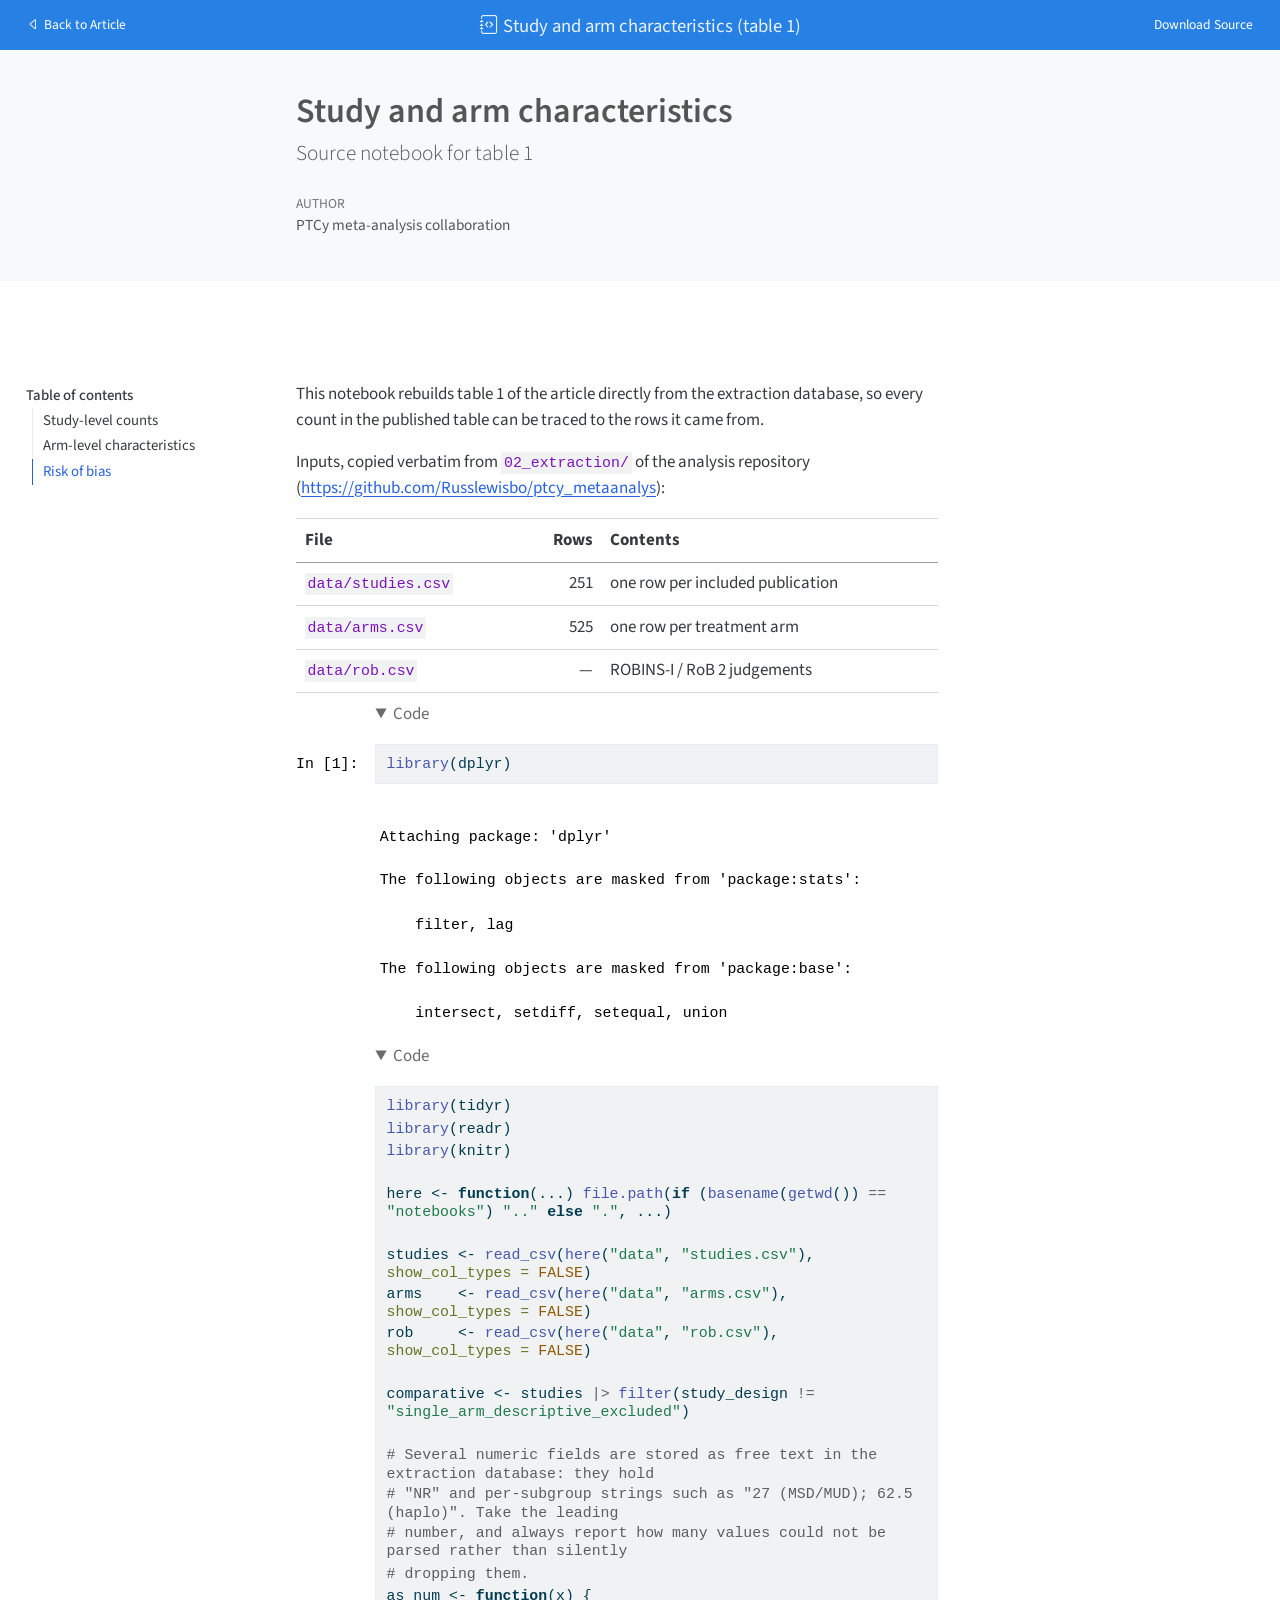
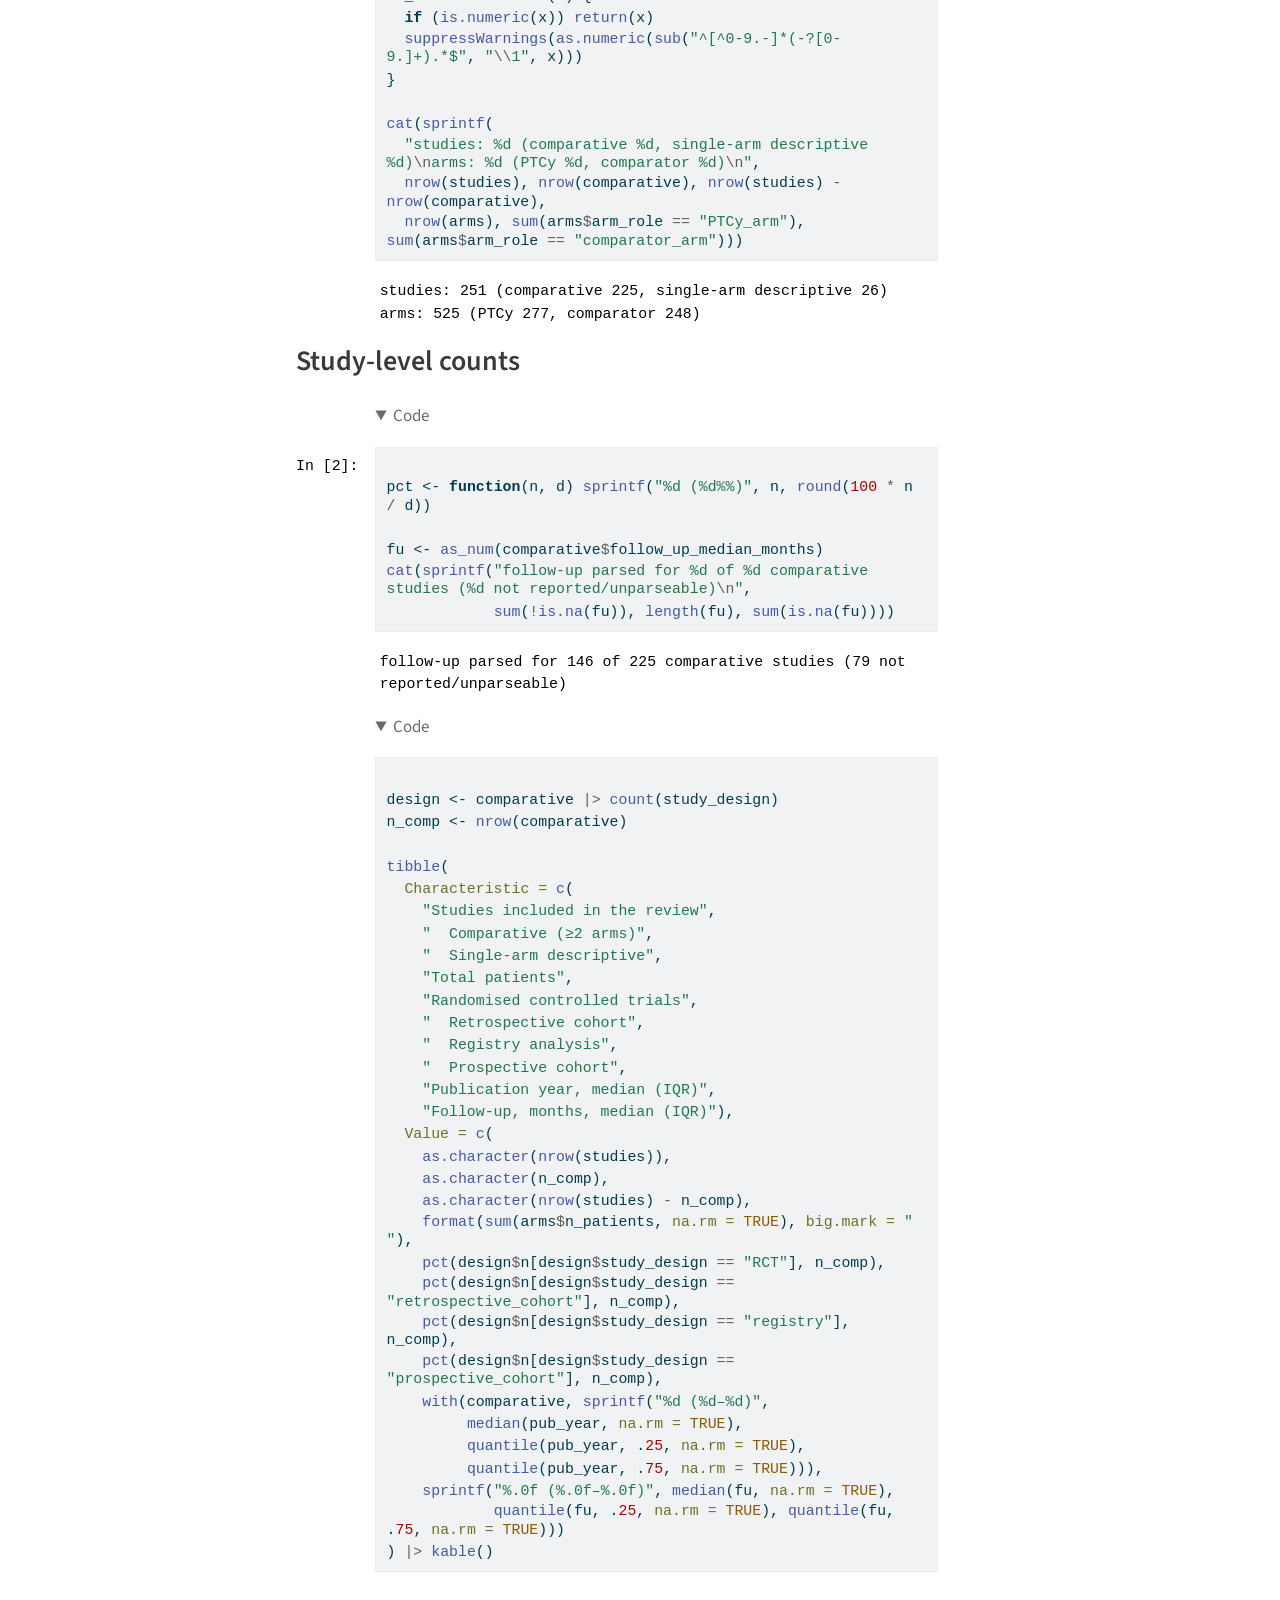
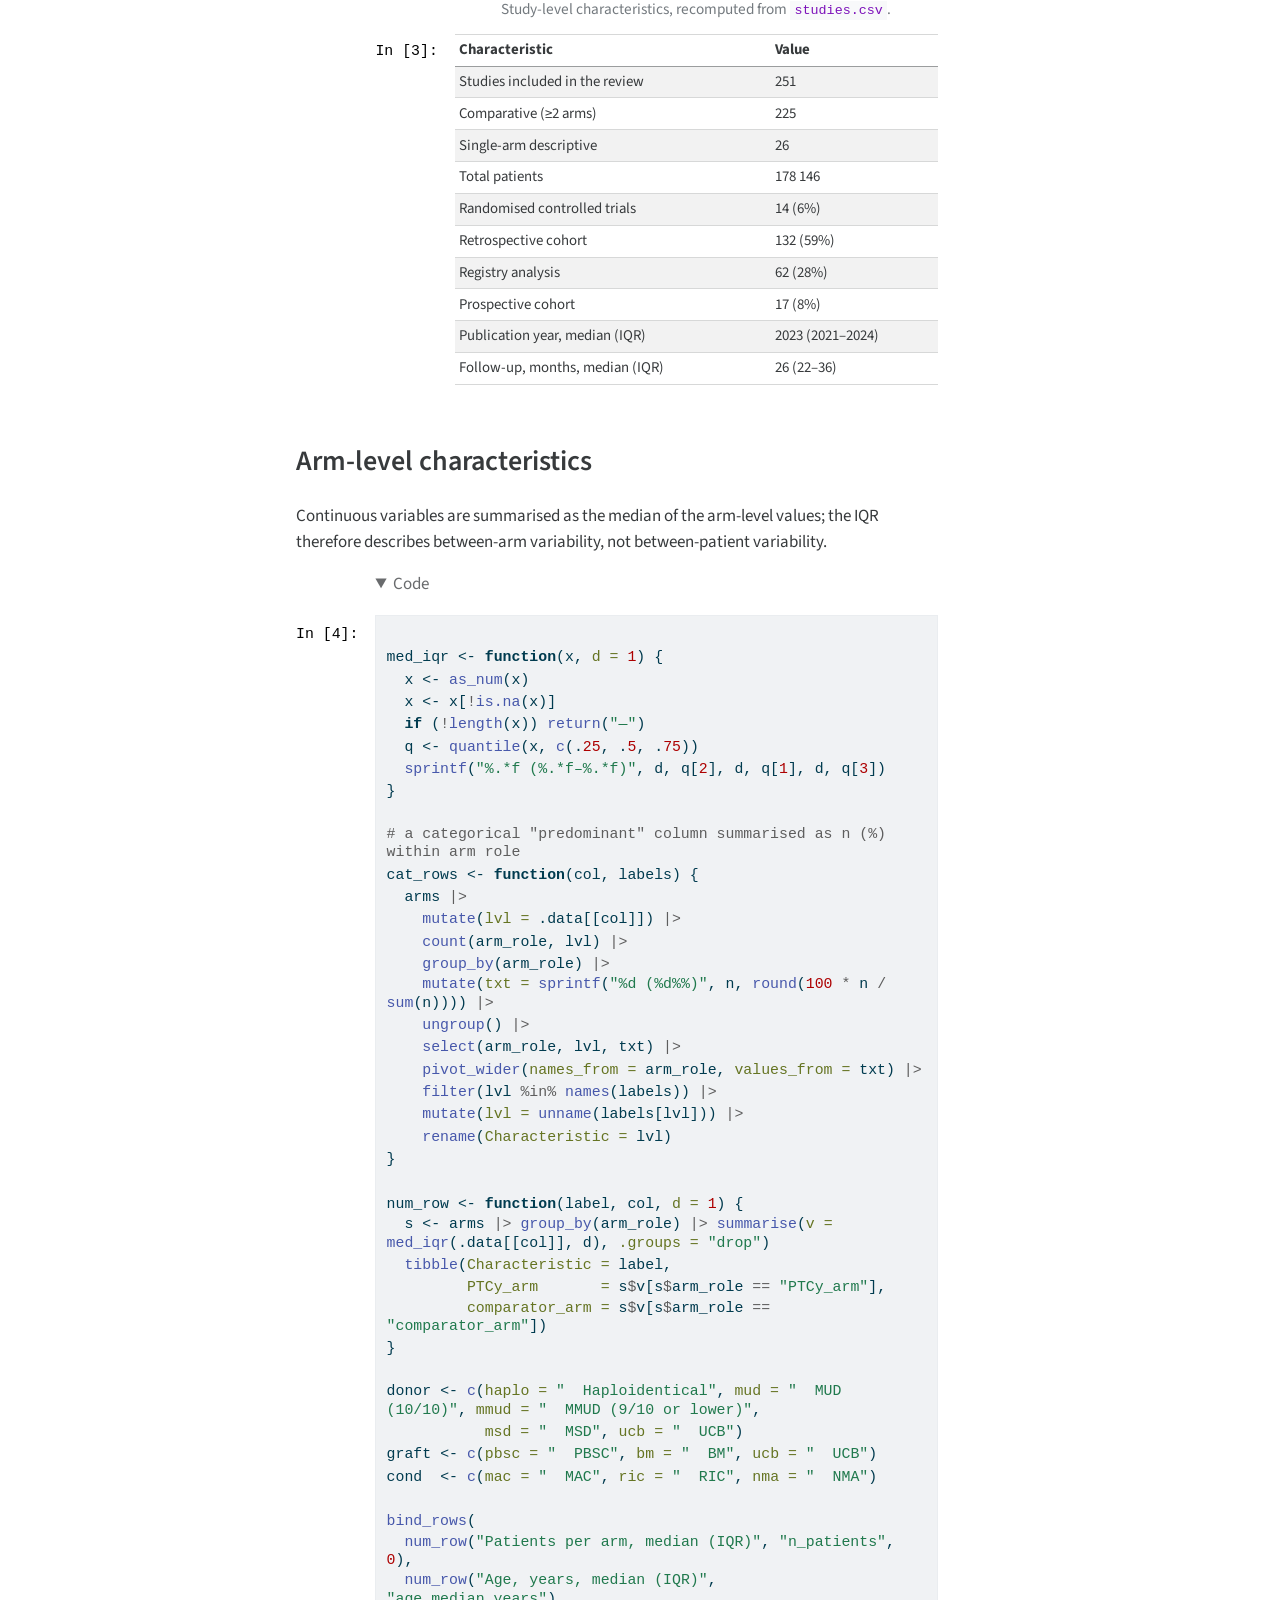
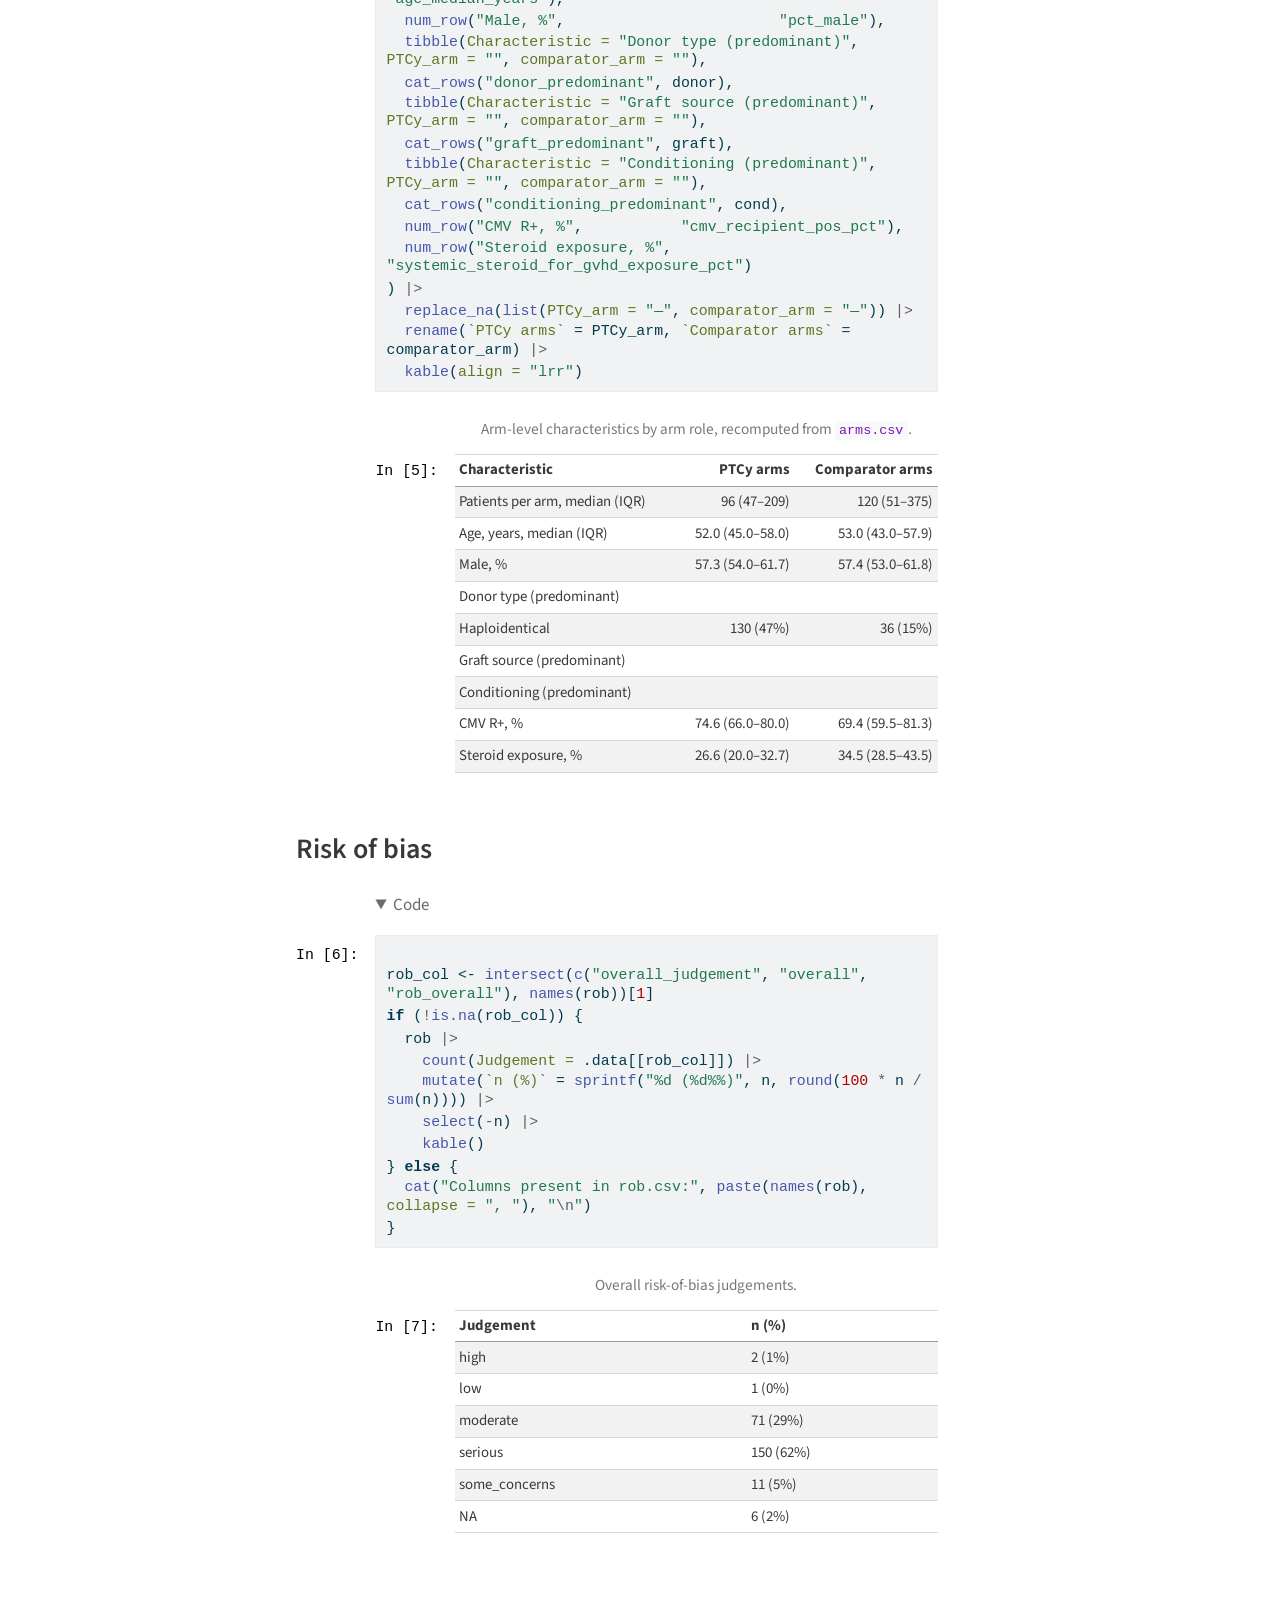
<file: notebooks/study-characteristics-preview.html>
<!DOCTYPE html>
<html xmlns="http://www.w3.org/1999/xhtml" lang="en" xml:lang="en"><head>
    <meta charset="utf-8">
    <meta name="generator" content="quarto-1.10.18">

    <meta name="viewport" content="width=device-width, initial-scale=1.0, user-scalable=yes">

    <meta name="author" content="PTCy meta-analysis collaboration">

    <title>Study and arm characteristics</title>
    <style>
      /* Default styles provided by pandoc.
      ** See https://pandoc.org/MANUAL.html#variables-for-html for config info.
      */
      span.smallcaps{font-variant: small-caps;}
      div.columns{display: flex; gap: 1.5em;}
      div.column{flex: auto;}
      @media screen {
      div.columns{gap: min(4vw, 1.5em);}
      div.column{overflow-x: auto;}
      }
      div.hanging-indent{margin-left: 1.5em; text-indent: -1.5em;}
      ul.task-list{list-style: none;}
      ul.task-list li input[type="checkbox"] {
        width: 0.8em;
        margin: 0 0.8em 0.2em -1em; /* quarto-specific, see https://github.com/quarto-dev/quarto-cli/issues/4556 */ 
        vertical-align: middle;
      }
      /* CSS for syntax highlighting */
      html { -webkit-text-size-adjust: 100%; }
      pre > code.sourceCode { white-space: pre; position: relative; }
      pre > code.sourceCode > span { display: inline-block; line-height: 1.25; }
      pre > code.sourceCode > span:empty { height: 1.2em; }
      .sourceCode { overflow: visible; }
      code.sourceCode > span { color: inherit; text-decoration: inherit; }
      div.sourceCode { margin: 1em 0; }
      pre.sourceCode { margin: 0; }
      @media screen {
      div.sourceCode { overflow: auto; }
      }
      @media print {
      pre > code.sourceCode { white-space: pre-wrap; }
      pre > code.sourceCode > span { text-indent: -5em; padding-left: 5em; }
      }
      pre.numberSource code
        { counter-reset: source-line 0; }
      pre.numberSource code > span
        { position: relative; left: -4em; counter-increment: source-line; }
      pre.numberSource code > span > a:first-child::before
        { content: counter(source-line);
          position: relative; left: -1em; text-align: right; vertical-align: baseline;
          border: none; display: inline-block;
          -webkit-touch-callout: none; -webkit-user-select: none;
          -khtml-user-select: none; -moz-user-select: none;
          -ms-user-select: none; user-select: none;
          padding: 0 4px; width: 4em;
        }
      pre.numberSource { margin-left: 3em;  padding-left: 4px; }
      div.sourceCode
        {   }
      @media screen {
      pre > code.sourceCode > span > a:first-child::before { text-decoration: underline; }
      }
    </style>

    <style>
      body.hypothesis-enabled #quarto-embed-header {
        padding-right: 36px;
      }

      #quarto-embed-header {
        height: 3em;
        width: 100%;
        display: flex;
        justify-content: space-between;
        align-items: center;
        border-bottom: solid 1px;
      }

      #quarto-embed-header h6 {
        font-size: 1.1em;
        padding-top: 0.6em;
        margin-left: 1em;
        margin-right: 1em;
        font-weight: 400;
      }

      #quarto-embed-header a.quarto-back-link,
      #quarto-embed-header a.quarto-download-embed {
        font-size: 0.8em;
        margin-top: 1em;
        margin-bottom: 1em;
        margin-left: 1em;
        margin-right: 1em;
      }

      .quarto-back-container {
        padding-left: 0.5em;
        display: flex;
      }

      .headroom {
          will-change: transform;
          transition: transform 200ms linear;
      }

      .headroom--pinned {
          transform: translateY(0%);
      }

      .headroom--unpinned {
          transform: translateY(-100%);
      }      
    </style>

    <script>
    window.document.addEventListener("DOMContentLoaded", function () {

      var header = window.document.querySelector("#quarto-embed-header");
      const titleBannerEl = window.document.querySelector("body > #title-block-header");
      if (titleBannerEl) {
        titleBannerEl.style.paddingTop = header.clientHeight + "px";
      }
      const contentEl = window.document.getElementById('quarto-content');
      for (const child of contentEl.children) {
        child.style.paddingTop = header.clientHeight + "px";
        child.style.marginTop = "1em";
      }

      // Use the article root if the `back` call doesn't work. This isn't perfect
      // but should typically work
      window.quartoBackToArticle = () => {
        var currentUrl = window.location.href;
        window.history.back();
        setTimeout(() => {
            // if location was not changed in 100 ms, then there is no history back
            if(currentUrl === window.location.href){              
                // redirect to site root
                window.location.href = "../index.html";
            }
        }, 100);
      }

      const headroom = new window.Headroom(header, {
        tolerance: 5,
        onPin: function () {
        },
        onUnpin: function () {
        },
      });
      headroom.init();
    });
    </script>

    
<script src="../site_libs/manuscript-notebook/headroom.min.js"></script>
<script src="../site_libs/clipboard/clipboard.min.js"></script>
<script src="../site_libs/quarto-html/quarto.js" type="module"></script>
<script src="../site_libs/quarto-html/tabsets/tabsets.js" type="module"></script>
<script src="../site_libs/quarto-html/popper.min.js"></script>
<script src="../site_libs/quarto-html/tippy.umd.min.js"></script>
<script src="../site_libs/quarto-html/anchor.min.js"></script>
<link href="../site_libs/quarto-html/tippy.css" rel="stylesheet">
<link href="../site_libs/quarto-html/quarto-syntax-highlighting-64a204ab8560d761af7679ceaba22944.css" rel="stylesheet" id="quarto-text-highlighting-styles">
<script src="../site_libs/bootstrap/bootstrap.min.js"></script>
<link href="../site_libs/bootstrap/bootstrap-icons.css" rel="stylesheet">
<link href="../site_libs/bootstrap/bootstrap-62e2d20df198e8a01bb734742f2e28cf.min.css" rel="stylesheet" append-hash="true" id="quarto-bootstrap" data-mode="light">
     
      </head>

  <body class="quarto-notebook quarto-light">
    <div id="quarto-embed-header" class="headroom fixed-top bg-primary">
      
      <a onclick="window.quartoBackToArticle(); return false;" class="btn btn-primary quarto-back-link" href=""><i class="bi bi-caret-left"></i> Back to Article</a>
      <h6><i class="bi bi-journal-code"></i> Study and arm characteristics (table 1)</h6>

            <a href="../notebooks/study-characteristics.qmd" class="btn btn-primary quarto-download-embed" download="study-characteristics.qmd">Download Source</a>
          </div>

     <header id="title-block-header" class="quarto-title-block default toc-left page-columns page-full">
  <div class="quarto-title-banner page-columns page-full">
    <div class="quarto-title column-body">
      <h1 class="title">Study and arm characteristics</h1>
            <p class="subtitle lead">Source notebook for table 1</p>
          </div>

    
    <div class="quarto-title-meta-container">
      <div class="quarto-title-meta-column-start">
        
        <div class="quarto-title-meta">

                <div>
            <div class="quarto-title-meta-heading">Author</div>
            <div class="quarto-title-meta-contents">
                        <p>PTCy meta-analysis collaboration </p>
                      </div>
          </div>
                
          
                
              </div>
      </div>
      <div class="quarto-title-meta-column-end quarto-other-formats-target">
      </div>
    </div>



    <div class="quarto-other-links-text-target">
    </div>  </div>
</header><div id="quarto-content" class="page-columns page-rows-contents page-layout-article toc-left">
<div id="quarto-sidebar-toc-left" class="sidebar toc-left">
  <nav id="TOC" role="doc-toc" class="toc-active">
    <h2 id="toc-title">Table of contents</h2>
   
  <ul>
  <li><a href="#study-level-counts" id="toc-study-level-counts" class="nav-link active" data-scroll-target="#study-level-counts">Study-level counts</a></li>
  <li><a href="#arm-level-characteristics" id="toc-arm-level-characteristics" class="nav-link" data-scroll-target="#arm-level-characteristics">Arm-level characteristics</a></li>
  <li><a href="#risk-of-bias" id="toc-risk-of-bias" class="nav-link" data-scroll-target="#risk-of-bias">Risk of bias</a></li>
  </ul>
</nav>
</div>
<div id="quarto-margin-sidebar" class="sidebar margin-sidebar zindex-bottom">
</div>
<main class="content quarto-banner-title-block" id="quarto-document-content">      

       <p>This notebook rebuilds table 1 of the article directly from the extraction database, so every count in the published table can be traced to the rows it came from.</p>
<p>Inputs, copied verbatim from <code>02_extraction/</code> of the analysis repository (<a href="https://github.com/Russlewisbo/ptcy_metaanalys" class="uri">https://github.com/Russlewisbo/ptcy_metaanalys</a>):</p>
<table class="caption-top table">
<thead>
<tr class="header">
<th style="text-align: left;">File</th>
<th style="text-align: right;">Rows</th>
<th style="text-align: left;">Contents</th>
</tr>
</thead>
<tbody>
<tr class="odd">
<td style="text-align: left;"><code>data/studies.csv</code></td>
<td style="text-align: right;">251</td>
<td style="text-align: left;">one row per included publication</td>
</tr>
<tr class="even">
<td style="text-align: left;"><code>data/arms.csv</code></td>
<td style="text-align: right;">525</td>
<td style="text-align: left;">one row per treatment arm</td>
</tr>
<tr class="odd">
<td style="text-align: left;"><code>data/rob.csv</code></td>
<td style="text-align: right;">—</td>
<td style="text-align: left;">ROBINS-I / RoB 2 judgements</td>
</tr>
</tbody>
</table>
<div class="cell-container code-fold"><div class="cell-decorator"><pre>In [1]:</pre></div><div class="cell">
<details open="" class="code-fold">
<summary>Code</summary>
<div class="code-copy-outer-scaffold"><div class="sourceCode cell-code" id="cb1"><pre class="sourceCode r code-with-copy"><code class="sourceCode r"><span id="cb1-1"><a href="#cb1-1" aria-hidden="true" tabindex="-1"></a><span class="fu">library</span>(dplyr)</span></code></pre></div><button title="Copy to Clipboard" class="code-copy-button"><i class="bi"></i></button></div>
</details>
<div class="cell-output cell-output-stderr">
<pre><code>
Attaching package: 'dplyr'</code></pre>
</div>
<div class="cell-output cell-output-stderr">
<pre><code>The following objects are masked from 'package:stats':

    filter, lag</code></pre>
</div>
<div class="cell-output cell-output-stderr">
<pre><code>The following objects are masked from 'package:base':

    intersect, setdiff, setequal, union</code></pre>
</div>
<details open="" class="code-fold">
<summary>Code</summary>
<div class="code-copy-outer-scaffold"><div class="sourceCode cell-code" id="cb5"><pre class="sourceCode r code-with-copy"><code class="sourceCode r"><span id="cb5-1"><a href="#cb5-1" aria-hidden="true" tabindex="-1"></a><span class="fu">library</span>(tidyr)</span>
<span id="cb5-2"><a href="#cb5-2" aria-hidden="true" tabindex="-1"></a><span class="fu">library</span>(readr)</span>
<span id="cb5-3"><a href="#cb5-3" aria-hidden="true" tabindex="-1"></a><span class="fu">library</span>(knitr)</span>
<span id="cb5-4"><a href="#cb5-4" aria-hidden="true" tabindex="-1"></a></span>
<span id="cb5-5"><a href="#cb5-5" aria-hidden="true" tabindex="-1"></a>here <span class="ot">&lt;-</span> <span class="cf">function</span>(...) <span class="fu">file.path</span>(<span class="cf">if</span> (<span class="fu">basename</span>(<span class="fu">getwd</span>()) <span class="sc">==</span> <span class="st">"notebooks"</span>) <span class="st">".."</span> <span class="cf">else</span> <span class="st">"."</span>, ...)</span>
<span id="cb5-6"><a href="#cb5-6" aria-hidden="true" tabindex="-1"></a></span>
<span id="cb5-7"><a href="#cb5-7" aria-hidden="true" tabindex="-1"></a>studies <span class="ot">&lt;-</span> <span class="fu">read_csv</span>(<span class="fu">here</span>(<span class="st">"data"</span>, <span class="st">"studies.csv"</span>), <span class="at">show_col_types =</span> <span class="cn">FALSE</span>)</span>
<span id="cb5-8"><a href="#cb5-8" aria-hidden="true" tabindex="-1"></a>arms    <span class="ot">&lt;-</span> <span class="fu">read_csv</span>(<span class="fu">here</span>(<span class="st">"data"</span>, <span class="st">"arms.csv"</span>),    <span class="at">show_col_types =</span> <span class="cn">FALSE</span>)</span>
<span id="cb5-9"><a href="#cb5-9" aria-hidden="true" tabindex="-1"></a>rob     <span class="ot">&lt;-</span> <span class="fu">read_csv</span>(<span class="fu">here</span>(<span class="st">"data"</span>, <span class="st">"rob.csv"</span>),     <span class="at">show_col_types =</span> <span class="cn">FALSE</span>)</span>
<span id="cb5-10"><a href="#cb5-10" aria-hidden="true" tabindex="-1"></a></span>
<span id="cb5-11"><a href="#cb5-11" aria-hidden="true" tabindex="-1"></a>comparative <span class="ot">&lt;-</span> studies <span class="sc">|&gt;</span> <span class="fu">filter</span>(study_design <span class="sc">!=</span> <span class="st">"single_arm_descriptive_excluded"</span>)</span>
<span id="cb5-12"><a href="#cb5-12" aria-hidden="true" tabindex="-1"></a></span>
<span id="cb5-13"><a href="#cb5-13" aria-hidden="true" tabindex="-1"></a><span class="co"># Several numeric fields are stored as free text in the extraction database: they hold</span></span>
<span id="cb5-14"><a href="#cb5-14" aria-hidden="true" tabindex="-1"></a><span class="co"># "NR" and per-subgroup strings such as "27 (MSD/MUD); 62.5 (haplo)". Take the leading</span></span>
<span id="cb5-15"><a href="#cb5-15" aria-hidden="true" tabindex="-1"></a><span class="co"># number, and always report how many values could not be parsed rather than silently</span></span>
<span id="cb5-16"><a href="#cb5-16" aria-hidden="true" tabindex="-1"></a><span class="co"># dropping them.</span></span>
<span id="cb5-17"><a href="#cb5-17" aria-hidden="true" tabindex="-1"></a>as_num <span class="ot">&lt;-</span> <span class="cf">function</span>(x) {</span>
<span id="cb5-18"><a href="#cb5-18" aria-hidden="true" tabindex="-1"></a>  <span class="cf">if</span> (<span class="fu">is.numeric</span>(x)) <span class="fu">return</span>(x)</span>
<span id="cb5-19"><a href="#cb5-19" aria-hidden="true" tabindex="-1"></a>  <span class="fu">suppressWarnings</span>(<span class="fu">as.numeric</span>(<span class="fu">sub</span>(<span class="st">"^[^0-9.-]*(-?[0-9.]+).*$"</span>, <span class="st">"</span><span class="sc">\\</span><span class="st">1"</span>, x)))</span>
<span id="cb5-20"><a href="#cb5-20" aria-hidden="true" tabindex="-1"></a>}</span>
<span id="cb5-21"><a href="#cb5-21" aria-hidden="true" tabindex="-1"></a></span>
<span id="cb5-22"><a href="#cb5-22" aria-hidden="true" tabindex="-1"></a><span class="fu">cat</span>(<span class="fu">sprintf</span>(</span>
<span id="cb5-23"><a href="#cb5-23" aria-hidden="true" tabindex="-1"></a>  <span class="st">"studies: %d (comparative %d, single-arm descriptive %d)</span><span class="sc">\n</span><span class="st">arms: %d (PTCy %d, comparator %d)</span><span class="sc">\n</span><span class="st">"</span>,</span>
<span id="cb5-24"><a href="#cb5-24" aria-hidden="true" tabindex="-1"></a>  <span class="fu">nrow</span>(studies), <span class="fu">nrow</span>(comparative), <span class="fu">nrow</span>(studies) <span class="sc">-</span> <span class="fu">nrow</span>(comparative),</span>
<span id="cb5-25"><a href="#cb5-25" aria-hidden="true" tabindex="-1"></a>  <span class="fu">nrow</span>(arms), <span class="fu">sum</span>(arms<span class="sc">$</span>arm_role <span class="sc">==</span> <span class="st">"PTCy_arm"</span>), <span class="fu">sum</span>(arms<span class="sc">$</span>arm_role <span class="sc">==</span> <span class="st">"comparator_arm"</span>)))</span></code></pre></div><button title="Copy to Clipboard" class="code-copy-button"><i class="bi"></i></button></div>
</details>
<div class="cell-output cell-output-stdout">
<pre><code>studies: 251 (comparative 225, single-arm descriptive 26)
arms: 525 (PTCy 277, comparator 248)</code></pre>
</div>
</div></div>
<section id="study-level-counts" class="level2">
<h2 class="anchored" data-anchor-id="study-level-counts">Study-level counts</h2>
<div class="cell-container code-fold"><div class="cell-decorator"><pre>In [2]:</pre></div><div class="cell">
<details open="" class="code-fold">
<summary>Code</summary>
<div class="code-copy-outer-scaffold"><div class="sourceCode cell-code" id="cb7"><pre class="sourceCode r code-with-copy"><code class="sourceCode r"><span id="cb7-1"><a href="#cb7-1" aria-hidden="true" tabindex="-1"></a></span>
<span id="cb7-2"><a href="#cb7-2" aria-hidden="true" tabindex="-1"></a>pct <span class="ot">&lt;-</span> <span class="cf">function</span>(n, d) <span class="fu">sprintf</span>(<span class="st">"%d (%d%%)"</span>, n, <span class="fu">round</span>(<span class="dv">100</span> <span class="sc">*</span> n <span class="sc">/</span> d))</span>
<span id="cb7-3"><a href="#cb7-3" aria-hidden="true" tabindex="-1"></a></span>
<span id="cb7-4"><a href="#cb7-4" aria-hidden="true" tabindex="-1"></a>fu <span class="ot">&lt;-</span> <span class="fu">as_num</span>(comparative<span class="sc">$</span>follow_up_median_months)</span>
<span id="cb7-5"><a href="#cb7-5" aria-hidden="true" tabindex="-1"></a><span class="fu">cat</span>(<span class="fu">sprintf</span>(<span class="st">"follow-up parsed for %d of %d comparative studies (%d not reported/unparseable)</span><span class="sc">\n</span><span class="st">"</span>,</span>
<span id="cb7-6"><a href="#cb7-6" aria-hidden="true" tabindex="-1"></a>            <span class="fu">sum</span>(<span class="sc">!</span><span class="fu">is.na</span>(fu)), <span class="fu">length</span>(fu), <span class="fu">sum</span>(<span class="fu">is.na</span>(fu))))</span></code></pre></div><button title="Copy to Clipboard" class="code-copy-button"><i class="bi"></i></button></div>
</details>
<div class="cell-output cell-output-stdout">
<pre><code>follow-up parsed for 146 of 225 comparative studies (79 not reported/unparseable)</code></pre>
</div>
<details open="" class="code-fold">
<summary>Code</summary>
<div class="code-copy-outer-scaffold"><div class="sourceCode cell-code" id="cb9"><pre class="sourceCode r code-with-copy"><code class="sourceCode r"><span id="cb9-1"><a href="#cb9-1" aria-hidden="true" tabindex="-1"></a></span>
<span id="cb9-2"><a href="#cb9-2" aria-hidden="true" tabindex="-1"></a>design <span class="ot">&lt;-</span> comparative <span class="sc">|&gt;</span> <span class="fu">count</span>(study_design)</span>
<span id="cb9-3"><a href="#cb9-3" aria-hidden="true" tabindex="-1"></a>n_comp <span class="ot">&lt;-</span> <span class="fu">nrow</span>(comparative)</span>
<span id="cb9-4"><a href="#cb9-4" aria-hidden="true" tabindex="-1"></a></span>
<span id="cb9-5"><a href="#cb9-5" aria-hidden="true" tabindex="-1"></a><span class="fu">tibble</span>(</span>
<span id="cb9-6"><a href="#cb9-6" aria-hidden="true" tabindex="-1"></a>  <span class="at">Characteristic =</span> <span class="fu">c</span>(</span>
<span id="cb9-7"><a href="#cb9-7" aria-hidden="true" tabindex="-1"></a>    <span class="st">"Studies included in the review"</span>,</span>
<span id="cb9-8"><a href="#cb9-8" aria-hidden="true" tabindex="-1"></a>    <span class="st">"  Comparative (≥2 arms)"</span>,</span>
<span id="cb9-9"><a href="#cb9-9" aria-hidden="true" tabindex="-1"></a>    <span class="st">"  Single-arm descriptive"</span>,</span>
<span id="cb9-10"><a href="#cb9-10" aria-hidden="true" tabindex="-1"></a>    <span class="st">"Total patients"</span>,</span>
<span id="cb9-11"><a href="#cb9-11" aria-hidden="true" tabindex="-1"></a>    <span class="st">"Randomised controlled trials"</span>,</span>
<span id="cb9-12"><a href="#cb9-12" aria-hidden="true" tabindex="-1"></a>    <span class="st">"  Retrospective cohort"</span>,</span>
<span id="cb9-13"><a href="#cb9-13" aria-hidden="true" tabindex="-1"></a>    <span class="st">"  Registry analysis"</span>,</span>
<span id="cb9-14"><a href="#cb9-14" aria-hidden="true" tabindex="-1"></a>    <span class="st">"  Prospective cohort"</span>,</span>
<span id="cb9-15"><a href="#cb9-15" aria-hidden="true" tabindex="-1"></a>    <span class="st">"Publication year, median (IQR)"</span>,</span>
<span id="cb9-16"><a href="#cb9-16" aria-hidden="true" tabindex="-1"></a>    <span class="st">"Follow-up, months, median (IQR)"</span>),</span>
<span id="cb9-17"><a href="#cb9-17" aria-hidden="true" tabindex="-1"></a>  <span class="at">Value =</span> <span class="fu">c</span>(</span>
<span id="cb9-18"><a href="#cb9-18" aria-hidden="true" tabindex="-1"></a>    <span class="fu">as.character</span>(<span class="fu">nrow</span>(studies)),</span>
<span id="cb9-19"><a href="#cb9-19" aria-hidden="true" tabindex="-1"></a>    <span class="fu">as.character</span>(n_comp),</span>
<span id="cb9-20"><a href="#cb9-20" aria-hidden="true" tabindex="-1"></a>    <span class="fu">as.character</span>(<span class="fu">nrow</span>(studies) <span class="sc">-</span> n_comp),</span>
<span id="cb9-21"><a href="#cb9-21" aria-hidden="true" tabindex="-1"></a>    <span class="fu">format</span>(<span class="fu">sum</span>(arms<span class="sc">$</span>n_patients, <span class="at">na.rm =</span> <span class="cn">TRUE</span>), <span class="at">big.mark =</span> <span class="st">" "</span>),</span>
<span id="cb9-22"><a href="#cb9-22" aria-hidden="true" tabindex="-1"></a>    <span class="fu">pct</span>(design<span class="sc">$</span>n[design<span class="sc">$</span>study_design <span class="sc">==</span> <span class="st">"RCT"</span>], n_comp),</span>
<span id="cb9-23"><a href="#cb9-23" aria-hidden="true" tabindex="-1"></a>    <span class="fu">pct</span>(design<span class="sc">$</span>n[design<span class="sc">$</span>study_design <span class="sc">==</span> <span class="st">"retrospective_cohort"</span>], n_comp),</span>
<span id="cb9-24"><a href="#cb9-24" aria-hidden="true" tabindex="-1"></a>    <span class="fu">pct</span>(design<span class="sc">$</span>n[design<span class="sc">$</span>study_design <span class="sc">==</span> <span class="st">"registry"</span>], n_comp),</span>
<span id="cb9-25"><a href="#cb9-25" aria-hidden="true" tabindex="-1"></a>    <span class="fu">pct</span>(design<span class="sc">$</span>n[design<span class="sc">$</span>study_design <span class="sc">==</span> <span class="st">"prospective_cohort"</span>], n_comp),</span>
<span id="cb9-26"><a href="#cb9-26" aria-hidden="true" tabindex="-1"></a>    <span class="fu">with</span>(comparative, <span class="fu">sprintf</span>(<span class="st">"%d (%d–%d)"</span>,</span>
<span id="cb9-27"><a href="#cb9-27" aria-hidden="true" tabindex="-1"></a>         <span class="fu">median</span>(pub_year, <span class="at">na.rm =</span> <span class="cn">TRUE</span>),</span>
<span id="cb9-28"><a href="#cb9-28" aria-hidden="true" tabindex="-1"></a>         <span class="fu">quantile</span>(pub_year, .<span class="dv">25</span>, <span class="at">na.rm =</span> <span class="cn">TRUE</span>),</span>
<span id="cb9-29"><a href="#cb9-29" aria-hidden="true" tabindex="-1"></a>         <span class="fu">quantile</span>(pub_year, .<span class="dv">75</span>, <span class="at">na.rm =</span> <span class="cn">TRUE</span>))),</span>
<span id="cb9-30"><a href="#cb9-30" aria-hidden="true" tabindex="-1"></a>    <span class="fu">sprintf</span>(<span class="st">"%.0f (%.0f–%.0f)"</span>, <span class="fu">median</span>(fu, <span class="at">na.rm =</span> <span class="cn">TRUE</span>),</span>
<span id="cb9-31"><a href="#cb9-31" aria-hidden="true" tabindex="-1"></a>            <span class="fu">quantile</span>(fu, .<span class="dv">25</span>, <span class="at">na.rm =</span> <span class="cn">TRUE</span>), <span class="fu">quantile</span>(fu, .<span class="dv">75</span>, <span class="at">na.rm =</span> <span class="cn">TRUE</span>)))</span>
<span id="cb9-32"><a href="#cb9-32" aria-hidden="true" tabindex="-1"></a>) <span class="sc">|&gt;</span> <span class="fu">kable</span>()</span></code></pre></div><button title="Copy to Clipboard" class="code-copy-button"><i class="bi"></i></button></div>
</details>
<div class="cell-container"><div class="cell-decorator"><pre>In [3]:</pre></div><div id="tbl-study-level" class="cell quarto-float quarto-figure quarto-figure-center anchored">
<figure class="quarto-float quarto-float-tbl figure">
<figcaption class="quarto-float-caption-top quarto-float-caption quarto-float-tbl" id="tbl-study-level-caption-0ceaefa1-69ba-4598-a22c-09a6ac19f8ca">
Study-level characteristics, recomputed from <code>studies.csv</code>.
</figcaption>
<div aria-describedby="tbl-study-level-caption-0ceaefa1-69ba-4598-a22c-09a6ac19f8ca">
<div class="cell-output-display">
<table class="cell caption-top table table-sm table-striped small">
<thead>
<tr class="header">
<th style="text-align: left;">Characteristic</th>
<th style="text-align: left;">Value</th>
</tr>
</thead>
<tbody>
<tr class="odd">
<td style="text-align: left;">Studies included in the review</td>
<td style="text-align: left;">251</td>
</tr>
<tr class="even">
<td style="text-align: left;">Comparative (≥2 arms)</td>
<td style="text-align: left;">225</td>
</tr>
<tr class="odd">
<td style="text-align: left;">Single-arm descriptive</td>
<td style="text-align: left;">26</td>
</tr>
<tr class="even">
<td style="text-align: left;">Total patients</td>
<td style="text-align: left;">178 146</td>
</tr>
<tr class="odd">
<td style="text-align: left;">Randomised controlled trials</td>
<td style="text-align: left;">14 (6%)</td>
</tr>
<tr class="even">
<td style="text-align: left;">Retrospective cohort</td>
<td style="text-align: left;">132 (59%)</td>
</tr>
<tr class="odd">
<td style="text-align: left;">Registry analysis</td>
<td style="text-align: left;">62 (28%)</td>
</tr>
<tr class="even">
<td style="text-align: left;">Prospective cohort</td>
<td style="text-align: left;">17 (8%)</td>
</tr>
<tr class="odd">
<td style="text-align: left;">Publication year, median (IQR)</td>
<td style="text-align: left;">2023 (2021–2024)</td>
</tr>
<tr class="even">
<td style="text-align: left;">Follow-up, months, median (IQR)</td>
<td style="text-align: left;">26 (22–36)</td>
</tr>
</tbody>
</table>
</div>
</div>
</figure>
</div></div>
</div></div>
</section>
<section id="arm-level-characteristics" class="level2">
<h2 class="anchored" data-anchor-id="arm-level-characteristics">Arm-level characteristics</h2>
<p>Continuous variables are summarised as the median of the arm-level values; the IQR therefore describes between-arm variability, not between-patient variability.</p>
<div class="cell-container code-fold"><div class="cell-decorator"><pre>In [4]:</pre></div><div class="cell">
<details open="" class="code-fold">
<summary>Code</summary>
<div class="code-copy-outer-scaffold"><div class="sourceCode cell-code" id="cb10"><pre class="sourceCode r code-with-copy"><code class="sourceCode r"><span id="cb10-1"><a href="#cb10-1" aria-hidden="true" tabindex="-1"></a></span>
<span id="cb10-2"><a href="#cb10-2" aria-hidden="true" tabindex="-1"></a>med_iqr <span class="ot">&lt;-</span> <span class="cf">function</span>(x, <span class="at">d =</span> <span class="dv">1</span>) {</span>
<span id="cb10-3"><a href="#cb10-3" aria-hidden="true" tabindex="-1"></a>  x <span class="ot">&lt;-</span> <span class="fu">as_num</span>(x)</span>
<span id="cb10-4"><a href="#cb10-4" aria-hidden="true" tabindex="-1"></a>  x <span class="ot">&lt;-</span> x[<span class="sc">!</span><span class="fu">is.na</span>(x)]</span>
<span id="cb10-5"><a href="#cb10-5" aria-hidden="true" tabindex="-1"></a>  <span class="cf">if</span> (<span class="sc">!</span><span class="fu">length</span>(x)) <span class="fu">return</span>(<span class="st">"—"</span>)</span>
<span id="cb10-6"><a href="#cb10-6" aria-hidden="true" tabindex="-1"></a>  q <span class="ot">&lt;-</span> <span class="fu">quantile</span>(x, <span class="fu">c</span>(.<span class="dv">25</span>, .<span class="dv">5</span>, .<span class="dv">75</span>))</span>
<span id="cb10-7"><a href="#cb10-7" aria-hidden="true" tabindex="-1"></a>  <span class="fu">sprintf</span>(<span class="st">"%.*f (%.*f–%.*f)"</span>, d, q[<span class="dv">2</span>], d, q[<span class="dv">1</span>], d, q[<span class="dv">3</span>])</span>
<span id="cb10-8"><a href="#cb10-8" aria-hidden="true" tabindex="-1"></a>}</span>
<span id="cb10-9"><a href="#cb10-9" aria-hidden="true" tabindex="-1"></a></span>
<span id="cb10-10"><a href="#cb10-10" aria-hidden="true" tabindex="-1"></a><span class="co"># a categorical "predominant" column summarised as n (%) within arm role</span></span>
<span id="cb10-11"><a href="#cb10-11" aria-hidden="true" tabindex="-1"></a>cat_rows <span class="ot">&lt;-</span> <span class="cf">function</span>(col, labels) {</span>
<span id="cb10-12"><a href="#cb10-12" aria-hidden="true" tabindex="-1"></a>  arms <span class="sc">|&gt;</span></span>
<span id="cb10-13"><a href="#cb10-13" aria-hidden="true" tabindex="-1"></a>    <span class="fu">mutate</span>(<span class="at">lvl =</span> .data[[col]]) <span class="sc">|&gt;</span></span>
<span id="cb10-14"><a href="#cb10-14" aria-hidden="true" tabindex="-1"></a>    <span class="fu">count</span>(arm_role, lvl) <span class="sc">|&gt;</span></span>
<span id="cb10-15"><a href="#cb10-15" aria-hidden="true" tabindex="-1"></a>    <span class="fu">group_by</span>(arm_role) <span class="sc">|&gt;</span></span>
<span id="cb10-16"><a href="#cb10-16" aria-hidden="true" tabindex="-1"></a>    <span class="fu">mutate</span>(<span class="at">txt =</span> <span class="fu">sprintf</span>(<span class="st">"%d (%d%%)"</span>, n, <span class="fu">round</span>(<span class="dv">100</span> <span class="sc">*</span> n <span class="sc">/</span> <span class="fu">sum</span>(n)))) <span class="sc">|&gt;</span></span>
<span id="cb10-17"><a href="#cb10-17" aria-hidden="true" tabindex="-1"></a>    <span class="fu">ungroup</span>() <span class="sc">|&gt;</span></span>
<span id="cb10-18"><a href="#cb10-18" aria-hidden="true" tabindex="-1"></a>    <span class="fu">select</span>(arm_role, lvl, txt) <span class="sc">|&gt;</span></span>
<span id="cb10-19"><a href="#cb10-19" aria-hidden="true" tabindex="-1"></a>    <span class="fu">pivot_wider</span>(<span class="at">names_from =</span> arm_role, <span class="at">values_from =</span> txt) <span class="sc">|&gt;</span></span>
<span id="cb10-20"><a href="#cb10-20" aria-hidden="true" tabindex="-1"></a>    <span class="fu">filter</span>(lvl <span class="sc">%in%</span> <span class="fu">names</span>(labels)) <span class="sc">|&gt;</span></span>
<span id="cb10-21"><a href="#cb10-21" aria-hidden="true" tabindex="-1"></a>    <span class="fu">mutate</span>(<span class="at">lvl =</span> <span class="fu">unname</span>(labels[lvl])) <span class="sc">|&gt;</span></span>
<span id="cb10-22"><a href="#cb10-22" aria-hidden="true" tabindex="-1"></a>    <span class="fu">rename</span>(<span class="at">Characteristic =</span> lvl)</span>
<span id="cb10-23"><a href="#cb10-23" aria-hidden="true" tabindex="-1"></a>}</span>
<span id="cb10-24"><a href="#cb10-24" aria-hidden="true" tabindex="-1"></a></span>
<span id="cb10-25"><a href="#cb10-25" aria-hidden="true" tabindex="-1"></a>num_row <span class="ot">&lt;-</span> <span class="cf">function</span>(label, col, <span class="at">d =</span> <span class="dv">1</span>) {</span>
<span id="cb10-26"><a href="#cb10-26" aria-hidden="true" tabindex="-1"></a>  s <span class="ot">&lt;-</span> arms <span class="sc">|&gt;</span> <span class="fu">group_by</span>(arm_role) <span class="sc">|&gt;</span> <span class="fu">summarise</span>(<span class="at">v =</span> <span class="fu">med_iqr</span>(.data[[col]], d), <span class="at">.groups =</span> <span class="st">"drop"</span>)</span>
<span id="cb10-27"><a href="#cb10-27" aria-hidden="true" tabindex="-1"></a>  <span class="fu">tibble</span>(<span class="at">Characteristic =</span> label,</span>
<span id="cb10-28"><a href="#cb10-28" aria-hidden="true" tabindex="-1"></a>         <span class="at">PTCy_arm       =</span> s<span class="sc">$</span>v[s<span class="sc">$</span>arm_role <span class="sc">==</span> <span class="st">"PTCy_arm"</span>],</span>
<span id="cb10-29"><a href="#cb10-29" aria-hidden="true" tabindex="-1"></a>         <span class="at">comparator_arm =</span> s<span class="sc">$</span>v[s<span class="sc">$</span>arm_role <span class="sc">==</span> <span class="st">"comparator_arm"</span>])</span>
<span id="cb10-30"><a href="#cb10-30" aria-hidden="true" tabindex="-1"></a>}</span>
<span id="cb10-31"><a href="#cb10-31" aria-hidden="true" tabindex="-1"></a></span>
<span id="cb10-32"><a href="#cb10-32" aria-hidden="true" tabindex="-1"></a>donor <span class="ot">&lt;-</span> <span class="fu">c</span>(<span class="at">haplo =</span> <span class="st">"  Haploidentical"</span>, <span class="at">mud =</span> <span class="st">"  MUD (10/10)"</span>, <span class="at">mmud =</span> <span class="st">"  MMUD (9/10 or lower)"</span>,</span>
<span id="cb10-33"><a href="#cb10-33" aria-hidden="true" tabindex="-1"></a>           <span class="at">msd =</span> <span class="st">"  MSD"</span>, <span class="at">ucb =</span> <span class="st">"  UCB"</span>)</span>
<span id="cb10-34"><a href="#cb10-34" aria-hidden="true" tabindex="-1"></a>graft <span class="ot">&lt;-</span> <span class="fu">c</span>(<span class="at">pbsc =</span> <span class="st">"  PBSC"</span>, <span class="at">bm =</span> <span class="st">"  BM"</span>, <span class="at">ucb =</span> <span class="st">"  UCB"</span>)</span>
<span id="cb10-35"><a href="#cb10-35" aria-hidden="true" tabindex="-1"></a>cond  <span class="ot">&lt;-</span> <span class="fu">c</span>(<span class="at">mac =</span> <span class="st">"  MAC"</span>, <span class="at">ric =</span> <span class="st">"  RIC"</span>, <span class="at">nma =</span> <span class="st">"  NMA"</span>)</span>
<span id="cb10-36"><a href="#cb10-36" aria-hidden="true" tabindex="-1"></a></span>
<span id="cb10-37"><a href="#cb10-37" aria-hidden="true" tabindex="-1"></a><span class="fu">bind_rows</span>(</span>
<span id="cb10-38"><a href="#cb10-38" aria-hidden="true" tabindex="-1"></a>  <span class="fu">num_row</span>(<span class="st">"Patients per arm, median (IQR)"</span>, <span class="st">"n_patients"</span>, <span class="dv">0</span>),</span>
<span id="cb10-39"><a href="#cb10-39" aria-hidden="true" tabindex="-1"></a>  <span class="fu">num_row</span>(<span class="st">"Age, years, median (IQR)"</span>,       <span class="st">"age_median_years"</span>),</span>
<span id="cb10-40"><a href="#cb10-40" aria-hidden="true" tabindex="-1"></a>  <span class="fu">num_row</span>(<span class="st">"Male, %"</span>,                        <span class="st">"pct_male"</span>),</span>
<span id="cb10-41"><a href="#cb10-41" aria-hidden="true" tabindex="-1"></a>  <span class="fu">tibble</span>(<span class="at">Characteristic =</span> <span class="st">"Donor type (predominant)"</span>, <span class="at">PTCy_arm =</span> <span class="st">""</span>, <span class="at">comparator_arm =</span> <span class="st">""</span>),</span>
<span id="cb10-42"><a href="#cb10-42" aria-hidden="true" tabindex="-1"></a>  <span class="fu">cat_rows</span>(<span class="st">"donor_predominant"</span>, donor),</span>
<span id="cb10-43"><a href="#cb10-43" aria-hidden="true" tabindex="-1"></a>  <span class="fu">tibble</span>(<span class="at">Characteristic =</span> <span class="st">"Graft source (predominant)"</span>, <span class="at">PTCy_arm =</span> <span class="st">""</span>, <span class="at">comparator_arm =</span> <span class="st">""</span>),</span>
<span id="cb10-44"><a href="#cb10-44" aria-hidden="true" tabindex="-1"></a>  <span class="fu">cat_rows</span>(<span class="st">"graft_predominant"</span>, graft),</span>
<span id="cb10-45"><a href="#cb10-45" aria-hidden="true" tabindex="-1"></a>  <span class="fu">tibble</span>(<span class="at">Characteristic =</span> <span class="st">"Conditioning (predominant)"</span>, <span class="at">PTCy_arm =</span> <span class="st">""</span>, <span class="at">comparator_arm =</span> <span class="st">""</span>),</span>
<span id="cb10-46"><a href="#cb10-46" aria-hidden="true" tabindex="-1"></a>  <span class="fu">cat_rows</span>(<span class="st">"conditioning_predominant"</span>, cond),</span>
<span id="cb10-47"><a href="#cb10-47" aria-hidden="true" tabindex="-1"></a>  <span class="fu">num_row</span>(<span class="st">"CMV R+, %"</span>,           <span class="st">"cmv_recipient_pos_pct"</span>),</span>
<span id="cb10-48"><a href="#cb10-48" aria-hidden="true" tabindex="-1"></a>  <span class="fu">num_row</span>(<span class="st">"Steroid exposure, %"</span>, <span class="st">"systemic_steroid_for_gvhd_exposure_pct"</span>)</span>
<span id="cb10-49"><a href="#cb10-49" aria-hidden="true" tabindex="-1"></a>) <span class="sc">|&gt;</span></span>
<span id="cb10-50"><a href="#cb10-50" aria-hidden="true" tabindex="-1"></a>  <span class="fu">replace_na</span>(<span class="fu">list</span>(<span class="at">PTCy_arm =</span> <span class="st">"—"</span>, <span class="at">comparator_arm =</span> <span class="st">"—"</span>)) <span class="sc">|&gt;</span></span>
<span id="cb10-51"><a href="#cb10-51" aria-hidden="true" tabindex="-1"></a>  <span class="fu">rename</span>(<span class="st">`</span><span class="at">PTCy arms</span><span class="st">`</span> <span class="ot">=</span> PTCy_arm, <span class="st">`</span><span class="at">Comparator arms</span><span class="st">`</span> <span class="ot">=</span> comparator_arm) <span class="sc">|&gt;</span></span>
<span id="cb10-52"><a href="#cb10-52" aria-hidden="true" tabindex="-1"></a>  <span class="fu">kable</span>(<span class="at">align =</span> <span class="st">"lrr"</span>)</span></code></pre></div><button title="Copy to Clipboard" class="code-copy-button"><i class="bi"></i></button></div>
</details>
<div class="cell-container"><div class="cell-decorator"><pre>In [5]:</pre></div><div id="tbl-arm-level" class="cell quarto-float quarto-figure quarto-figure-center anchored">
<figure class="quarto-float quarto-float-tbl figure">
<figcaption class="quarto-float-caption-top quarto-float-caption quarto-float-tbl" id="tbl-arm-level-caption-0ceaefa1-69ba-4598-a22c-09a6ac19f8ca">
Arm-level characteristics by arm role, recomputed from <code>arms.csv</code>.
</figcaption>
<div aria-describedby="tbl-arm-level-caption-0ceaefa1-69ba-4598-a22c-09a6ac19f8ca">
<div class="cell-output-display">
<table class="cell caption-top table table-sm table-striped small">
<thead>
<tr class="header">
<th style="text-align: left;">Characteristic</th>
<th style="text-align: right;">PTCy arms</th>
<th style="text-align: right;">Comparator arms</th>
</tr>
</thead>
<tbody>
<tr class="odd">
<td style="text-align: left;">Patients per arm, median (IQR)</td>
<td style="text-align: right;">96 (47–209)</td>
<td style="text-align: right;">120 (51–375)</td>
</tr>
<tr class="even">
<td style="text-align: left;">Age, years, median (IQR)</td>
<td style="text-align: right;">52.0 (45.0–58.0)</td>
<td style="text-align: right;">53.0 (43.0–57.9)</td>
</tr>
<tr class="odd">
<td style="text-align: left;">Male, %</td>
<td style="text-align: right;">57.3 (54.0–61.7)</td>
<td style="text-align: right;">57.4 (53.0–61.8)</td>
</tr>
<tr class="even">
<td style="text-align: left;">Donor type (predominant)</td>
<td style="text-align: right;"></td>
<td style="text-align: right;"></td>
</tr>
<tr class="odd">
<td style="text-align: left;">Haploidentical</td>
<td style="text-align: right;">130 (47%)</td>
<td style="text-align: right;">36 (15%)</td>
</tr>
<tr class="even">
<td style="text-align: left;">Graft source (predominant)</td>
<td style="text-align: right;"></td>
<td style="text-align: right;"></td>
</tr>
<tr class="odd">
<td style="text-align: left;">Conditioning (predominant)</td>
<td style="text-align: right;"></td>
<td style="text-align: right;"></td>
</tr>
<tr class="even">
<td style="text-align: left;">CMV R+, %</td>
<td style="text-align: right;">74.6 (66.0–80.0)</td>
<td style="text-align: right;">69.4 (59.5–81.3)</td>
</tr>
<tr class="odd">
<td style="text-align: left;">Steroid exposure, %</td>
<td style="text-align: right;">26.6 (20.0–32.7)</td>
<td style="text-align: right;">34.5 (28.5–43.5)</td>
</tr>
</tbody>
</table>
</div>
</div>
</figure>
</div></div>
</div></div>
</section>
<section id="risk-of-bias" class="level2">
<h2 class="anchored" data-anchor-id="risk-of-bias">Risk of bias</h2>
<div class="cell-container code-fold"><div class="cell-decorator"><pre>In [6]:</pre></div><div class="cell">
<details open="" class="code-fold">
<summary>Code</summary>
<div class="code-copy-outer-scaffold"><div class="sourceCode cell-code" id="cb11"><pre class="sourceCode r code-with-copy"><code class="sourceCode r"><span id="cb11-1"><a href="#cb11-1" aria-hidden="true" tabindex="-1"></a></span>
<span id="cb11-2"><a href="#cb11-2" aria-hidden="true" tabindex="-1"></a>rob_col <span class="ot">&lt;-</span> <span class="fu">intersect</span>(<span class="fu">c</span>(<span class="st">"overall_judgement"</span>, <span class="st">"overall"</span>, <span class="st">"rob_overall"</span>), <span class="fu">names</span>(rob))[<span class="dv">1</span>]</span>
<span id="cb11-3"><a href="#cb11-3" aria-hidden="true" tabindex="-1"></a><span class="cf">if</span> (<span class="sc">!</span><span class="fu">is.na</span>(rob_col)) {</span>
<span id="cb11-4"><a href="#cb11-4" aria-hidden="true" tabindex="-1"></a>  rob <span class="sc">|&gt;</span></span>
<span id="cb11-5"><a href="#cb11-5" aria-hidden="true" tabindex="-1"></a>    <span class="fu">count</span>(<span class="at">Judgement =</span> .data[[rob_col]]) <span class="sc">|&gt;</span></span>
<span id="cb11-6"><a href="#cb11-6" aria-hidden="true" tabindex="-1"></a>    <span class="fu">mutate</span>(<span class="st">`</span><span class="at">n (%)</span><span class="st">`</span> <span class="ot">=</span> <span class="fu">sprintf</span>(<span class="st">"%d (%d%%)"</span>, n, <span class="fu">round</span>(<span class="dv">100</span> <span class="sc">*</span> n <span class="sc">/</span> <span class="fu">sum</span>(n)))) <span class="sc">|&gt;</span></span>
<span id="cb11-7"><a href="#cb11-7" aria-hidden="true" tabindex="-1"></a>    <span class="fu">select</span>(<span class="sc">-</span>n) <span class="sc">|&gt;</span></span>
<span id="cb11-8"><a href="#cb11-8" aria-hidden="true" tabindex="-1"></a>    <span class="fu">kable</span>()</span>
<span id="cb11-9"><a href="#cb11-9" aria-hidden="true" tabindex="-1"></a>} <span class="cf">else</span> {</span>
<span id="cb11-10"><a href="#cb11-10" aria-hidden="true" tabindex="-1"></a>  <span class="fu">cat</span>(<span class="st">"Columns present in rob.csv:"</span>, <span class="fu">paste</span>(<span class="fu">names</span>(rob), <span class="at">collapse =</span> <span class="st">", "</span>), <span class="st">"</span><span class="sc">\n</span><span class="st">"</span>)</span>
<span id="cb11-11"><a href="#cb11-11" aria-hidden="true" tabindex="-1"></a>}</span></code></pre></div><button title="Copy to Clipboard" class="code-copy-button"><i class="bi"></i></button></div>
</details>
<div class="cell-container"><div class="cell-decorator"><pre>In [7]:</pre></div><div id="tbl-rob" class="cell quarto-float quarto-figure quarto-figure-center anchored">
<figure class="quarto-float quarto-float-tbl figure">
<figcaption class="quarto-float-caption-top quarto-float-caption quarto-float-tbl" id="tbl-rob-caption-0ceaefa1-69ba-4598-a22c-09a6ac19f8ca">
Overall risk-of-bias judgements.
</figcaption>
<div aria-describedby="tbl-rob-caption-0ceaefa1-69ba-4598-a22c-09a6ac19f8ca">
<div class="cell-output-display">
<table class="cell caption-top table table-sm table-striped small">
<thead>
<tr class="header">
<th style="text-align: left;">Judgement</th>
<th style="text-align: left;">n (%)</th>
</tr>
</thead>
<tbody>
<tr class="odd">
<td style="text-align: left;">high</td>
<td style="text-align: left;">2 (1%)</td>
</tr>
<tr class="even">
<td style="text-align: left;">low</td>
<td style="text-align: left;">1 (0%)</td>
</tr>
<tr class="odd">
<td style="text-align: left;">moderate</td>
<td style="text-align: left;">71 (29%)</td>
</tr>
<tr class="even">
<td style="text-align: left;">serious</td>
<td style="text-align: left;">150 (62%)</td>
</tr>
<tr class="odd">
<td style="text-align: left;">some_concerns</td>
<td style="text-align: left;">11 (5%)</td>
</tr>
<tr class="even">
<td style="text-align: left;">NA</td>
<td style="text-align: left;">6 (2%)</td>
</tr>
</tbody>
</table>
</div>
</div>
</figure>
</div></div>
</div></div>
</section>
     </main>
<!-- /main column -->  <script>
// The "Other Formats" links are plain <a href="index.pdf">. Chrome follows them into
// its built-in PDF viewer, whose URL is chrome-extension://mhjfbmdg.../index.html --
// an internal scheme no other application can open. If anything then hands that URL
// off to the system (an --app= window, an external-protocol prompt), the receiving
// browser reports "The address wasn't understood".
//
// Marking these links as downloads sidesteps the viewer entirely: the file is saved,
// and the user opens it in whatever PDF reader they actually want.
document.addEventListener("DOMContentLoaded", function () {
  document.querySelectorAll('a[href$=".pdf"], a[href$=".docx"]').forEach(function (a) {
    var href = a.getAttribute("href");
    if (/^[a-z]+:/i.test(href)) return;          // leave absolute/external links alone
    a.setAttribute("download", href.split("/").pop());
    a.setAttribute("title", "Download " + href.split("/").pop());
  });
});
</script>  <script id="quarto-html-after-body" type="application/javascript">
  window.document.addEventListener("DOMContentLoaded", function (event) {
    const icon = "";
    const anchorJS = new window.AnchorJS();
    anchorJS.options = {
      placement: 'right',
      icon: icon
    };
    anchorJS.add('.anchored');
    const isCodeAnnotation = (el) => {
      for (const clz of el.classList) {
        if (clz.startsWith('code-annotation-')) {                     
          return true;
        }
      }
      return false;
    }
    const onCopySuccess = function(e) {
      // button target
      const button = e.trigger;
      // don't keep focus
      button.blur();
      // flash "checked"
      button.classList.add('code-copy-button-checked');
      var currentTitle = button.getAttribute("title");
      button.setAttribute("title", "Copied!");
      let tooltip;
      if (window.bootstrap) {
        button.setAttribute("data-bs-toggle", "tooltip");
        button.setAttribute("data-bs-placement", "left");
        button.setAttribute("data-bs-title", "Copied!");
        tooltip = new bootstrap.Tooltip(button, 
          { trigger: "manual", 
            customClass: "code-copy-button-tooltip",
            offset: [0, -8]});
        tooltip.show();    
      }
      setTimeout(function() {
        if (tooltip) {
          tooltip.hide();
          button.removeAttribute("data-bs-title");
          button.removeAttribute("data-bs-toggle");
          button.removeAttribute("data-bs-placement");
        }
        button.setAttribute("title", currentTitle);
        button.classList.remove('code-copy-button-checked');
      }, 1000);
      // clear code selection
      e.clearSelection();
    }
    const getTextToCopy = function(trigger) {
      const outerScaffold = trigger.parentElement.cloneNode(true);
      const codeEl = outerScaffold.querySelector('code');
      for (const childEl of codeEl.children) {
        if (isCodeAnnotation(childEl)) {
          childEl.remove();
        }
      }
      return codeEl.innerText;
    }
    const clipboard = new window.ClipboardJS('.code-copy-button:not([data-in-quarto-modal])', {
      text: getTextToCopy
    });
    clipboard.on('success', onCopySuccess);
    if (window.document.getElementById('quarto-embedded-source-code-modal')) {
      const clipboardModal = new window.ClipboardJS('.code-copy-button[data-in-quarto-modal]', {
        text: getTextToCopy,
        container: window.document.getElementById('quarto-embedded-source-code-modal')
      });
      clipboardModal.on('success', onCopySuccess);
    }
      var localhostRegex = new RegExp(/^(?:http|https):\/\/localhost\:?[0-9]*\//);
      var mailtoRegex = new RegExp(/^mailto:/);
        var filterRegex = new RegExp('/' + window.location.host + '/');
      var isInternal = (href) => {
          return filterRegex.test(href) || localhostRegex.test(href) || mailtoRegex.test(href);
      }
      // Inspect non-navigation links and adorn them if external
     var links = window.document.querySelectorAll('a[href]:not(.nav-link):not(.navbar-brand):not(.toc-action):not(.sidebar-link):not(.sidebar-item-toggle):not(.pagination-link):not(.no-external):not([aria-hidden]):not(.dropdown-item):not(.quarto-navigation-tool):not(.about-link)');
      for (var i=0; i<links.length; i++) {
        const link = links[i];
        if (!isInternal(link.href)) {
          // undo the damage that might have been done by quarto-nav.js in the case of
          // links that we want to consider external
          if (link.dataset.originalHref !== undefined) {
            link.href = link.dataset.originalHref;
          }
        }
      }
    function tippyHover(el, contentFn, onTriggerFn, onUntriggerFn) {
      const config = {
        allowHTML: true,
        maxWidth: 500,
        delay: 100,
        arrow: false,
        appendTo: function(el) {
            return el.parentElement;
        },
        interactive: true,
        interactiveBorder: 10,
        theme: 'quarto',
        placement: 'bottom-start',
      };
      if (contentFn) {
        config.content = contentFn;
      }
      if (onTriggerFn) {
        config.onTrigger = onTriggerFn;
      }
      if (onUntriggerFn) {
        config.onUntrigger = onUntriggerFn;
      }
      window.tippy(el, config); 
    }
    const noterefs = window.document.querySelectorAll('a[role="doc-noteref"]');
    for (var i=0; i<noterefs.length; i++) {
      const ref = noterefs[i];
      tippyHover(ref, function() {
        // use id or data attribute instead here
        let href = ref.getAttribute('data-footnote-href') || ref.getAttribute('href');
        try { href = new URL(href).hash; } catch {}
        const id = href.replace(/^#\/?/, "");
        const note = window.document.getElementById(id);
        if (note) {
          return note.innerHTML;
        } else {
          return "";
        }
      });
    }
    const xrefs = window.document.querySelectorAll('a.quarto-xref');
    const processXRef = (id, note) => {
      // Strip column container classes
      const stripColumnClz = (el) => {
        el.classList.remove("page-full", "page-columns");
        if (el.children) {
          for (const child of el.children) {
            stripColumnClz(child);
          }
        }
      }
      stripColumnClz(note)
      if (id === null || id.startsWith('sec-')) {
        // Special case sections, only their first couple elements
        const container = document.createElement("div");
        if (note.children && note.children.length > 2) {
          container.appendChild(note.children[0].cloneNode(true));
          for (let i = 1; i < note.children.length; i++) {
            const child = note.children[i];
            if (child.tagName === "P" && child.innerText === "") {
              continue;
            } else {
              container.appendChild(child.cloneNode(true));
              break;
            }
          }
          if (window.Quarto?.typesetMath) {
            window.Quarto.typesetMath(container);
          }
          return container.innerHTML
        } else {
          if (window.Quarto?.typesetMath) {
            window.Quarto.typesetMath(note);
          }
          return note.innerHTML;
        }
      } else {
        // Remove any anchor links if they are present
        const anchorLink = note.querySelector('a.anchorjs-link');
        if (anchorLink) {
          anchorLink.remove();
        }
        if (window.Quarto?.typesetMath) {
          window.Quarto.typesetMath(note);
        }
        if (note.classList.contains("callout")) {
          return note.outerHTML;
        } else {
          return note.innerHTML;
        }
      }
    }
    for (var i=0; i<xrefs.length; i++) {
      const xref = xrefs[i];
      tippyHover(xref, undefined, function(instance) {
        instance.disable();
        let url = xref.getAttribute('href');
        let hash = undefined; 
        if (url.startsWith('#')) {
          hash = url;
        } else {
          try { hash = new URL(url).hash; } catch {}
        }
        if (hash) {
          const id = hash.replace(/^#\/?/, "");
          const note = window.document.getElementById(id);
          if (note !== null) {
            try {
              const html = processXRef(id, note.cloneNode(true));
              instance.setContent(html);
            } finally {
              instance.enable();
              instance.show();
            }
          } else {
            // See if we can fetch this
            fetch(url.split('#')[0])
            .then(res => res.text())
            .then(html => {
              const parser = new DOMParser();
              const htmlDoc = parser.parseFromString(html, "text/html");
              const note = htmlDoc.getElementById(id);
              if (note !== null) {
                const html = processXRef(id, note);
                instance.setContent(html);
              } 
            }).finally(() => {
              instance.enable();
              instance.show();
            });
          }
        } else {
          // See if we can fetch a full url (with no hash to target)
          // This is a special case and we should probably do some content thinning / targeting
          fetch(url)
          .then(res => res.text())
          .then(html => {
            const parser = new DOMParser();
            const htmlDoc = parser.parseFromString(html, "text/html");
            const note = htmlDoc.querySelector('main.content');
            if (note !== null) {
              // This should only happen for chapter cross references
              // (since there is no id in the URL)
              // remove the first header
              if (note.children.length > 0 && note.children[0].tagName === "HEADER") {
                note.children[0].remove();
              }
              const html = processXRef(null, note);
              instance.setContent(html);
            } 
          }).finally(() => {
            instance.enable();
            instance.show();
          });
        }
      }, function(instance) {
      });
    }
        let selectedAnnoteEl;
        const selectorForAnnotation = ( cell, annotation) => {
          let cellAttr = 'data-code-cell="' + cell + '"';
          let lineAttr = 'data-code-annotation="' +  annotation + '"';
          const selector = 'span[' + cellAttr + '][' + lineAttr + ']';
          return selector;
        }
        const selectCodeLines = (annoteEl) => {
          const doc = window.document;
          const targetCell = annoteEl.getAttribute("data-target-cell");
          const targetAnnotation = annoteEl.getAttribute("data-target-annotation");
          const annoteSpan = window.document.querySelector(selectorForAnnotation(targetCell, targetAnnotation));
          const lines = annoteSpan.getAttribute("data-code-lines").split(",");
          const lineIds = lines.map((line) => {
            return targetCell + "-" + line;
          })
          let top = null;
          let height = null;
          let parent = null;
          if (lineIds.length > 0) {
              //compute the position of the single el (top and bottom and make a div)
              const el = window.document.getElementById(lineIds[0]);
              top = el.offsetTop;
              height = el.offsetHeight;
              parent = el.parentElement.parentElement;
            if (lineIds.length > 1) {
              const lastEl = window.document.getElementById(lineIds[lineIds.length - 1]);
              const bottom = lastEl.offsetTop + lastEl.offsetHeight;
              height = bottom - top;
            }
            if (top !== null && height !== null && parent !== null) {
              // cook up a div (if necessary) and position it 
              let div = window.document.getElementById("code-annotation-line-highlight");
              if (div === null) {
                div = window.document.createElement("div");
                div.setAttribute("id", "code-annotation-line-highlight");
                div.style.position = 'absolute';
                parent.appendChild(div);
              }
              div.style.top = top - 2 + "px";
              div.style.height = height + 4 + "px";
              div.style.left = 0;
              let gutterDiv = window.document.getElementById("code-annotation-line-highlight-gutter");
              if (gutterDiv === null) {
                gutterDiv = window.document.createElement("div");
                gutterDiv.setAttribute("id", "code-annotation-line-highlight-gutter");
                gutterDiv.style.position = 'absolute';
                const codeCell = window.document.getElementById(targetCell);
                const gutter = codeCell.querySelector('.code-annotation-gutter');
                gutter.appendChild(gutterDiv);
              }
              gutterDiv.style.top = top - 2 + "px";
              gutterDiv.style.height = height + 4 + "px";
            }
            selectedAnnoteEl = annoteEl;
          }
        };
        const unselectCodeLines = () => {
          const elementsIds = ["code-annotation-line-highlight", "code-annotation-line-highlight-gutter"];
          elementsIds.forEach((elId) => {
            const div = window.document.getElementById(elId);
            if (div) {
              div.remove();
            }
          });
          selectedAnnoteEl = undefined;
        };
          // Handle positioning of the toggle
      window.addEventListener(
        "resize",
        throttle(() => {
          elRect = undefined;
          if (selectedAnnoteEl) {
            selectCodeLines(selectedAnnoteEl);
          }
        }, 10)
      );
      function throttle(fn, ms) {
      let throttle = false;
      let timer;
        return (...args) => {
          if(!throttle) { // first call gets through
              fn.apply(this, args);
              throttle = true;
          } else { // all the others get throttled
              if(timer) clearTimeout(timer); // cancel #2
              timer = setTimeout(() => {
                fn.apply(this, args);
                timer = throttle = false;
              }, ms);
          }
        };
      }
        // Attach click handler to the DT
        const annoteDls = window.document.querySelectorAll('dt[data-target-cell]');
        for (const annoteDlNode of annoteDls) {
          annoteDlNode.addEventListener('click', (event) => {
            const clickedEl = event.target;
            if (clickedEl !== selectedAnnoteEl) {
              unselectCodeLines();
              const activeEl = window.document.querySelector('dt[data-target-cell].code-annotation-active');
              if (activeEl) {
                activeEl.classList.remove('code-annotation-active');
              }
              selectCodeLines(clickedEl);
              clickedEl.classList.add('code-annotation-active');
            } else {
              // Unselect the line
              unselectCodeLines();
              clickedEl.classList.remove('code-annotation-active');
            }
          });
        }
    const findCites = (el) => {
      const parentEl = el.parentElement;
      if (parentEl) {
        const cites = parentEl.dataset.cites;
        if (cites) {
          return {
            el,
            cites: cites.split(' ')
          };
        } else {
          return findCites(el.parentElement)
        }
      } else {
        return undefined;
      }
    };
    var bibliorefs = window.document.querySelectorAll('a[role="doc-biblioref"]');
    for (var i=0; i<bibliorefs.length; i++) {
      const ref = bibliorefs[i];
      const citeInfo = findCites(ref);
      if (citeInfo) {
        tippyHover(citeInfo.el, function() {
          var popup = window.document.createElement('div');
          citeInfo.cites.forEach(function(cite) {
            var citeDiv = window.document.createElement('div');
            citeDiv.classList.add('hanging-indent');
            citeDiv.classList.add('csl-entry');
            var biblioDiv = window.document.getElementById('ref-' + cite);
            if (biblioDiv) {
              citeDiv.innerHTML = biblioDiv.innerHTML;
            }
            popup.appendChild(citeDiv);
          });
          return popup.innerHTML;
        });
      }
    }
  });
  </script>  </div> <!-- /content --> 
  
</body></html>
</file>
<file: site_libs/quarto-html/tippy.css>
.tippy-box[data-animation=fade][data-state=hidden]{opacity:0}[data-tippy-root]{max-width:calc(100vw - 10px)}.tippy-box{position:relative;background-color:#333;color:#fff;border-radius:4px;font-size:14px;line-height:1.4;white-space:normal;outline:0;transition-property:transform,visibility,opacity}.tippy-box[data-placement^=top]>.tippy-arrow{bottom:0}.tippy-box[data-placement^=top]>.tippy-arrow:before{bottom:-7px;left:0;border-width:8px 8px 0;border-top-color:initial;transform-origin:center top}.tippy-box[data-placement^=bottom]>.tippy-arrow{top:0}.tippy-box[data-placement^=bottom]>.tippy-arrow:before{top:-7px;left:0;border-width:0 8px 8px;border-bottom-color:initial;transform-origin:center bottom}.tippy-box[data-placement^=left]>.tippy-arrow{right:0}.tippy-box[data-placement^=left]>.tippy-arrow:before{border-width:8px 0 8px 8px;border-left-color:initial;right:-7px;transform-origin:center left}.tippy-box[data-placement^=right]>.tippy-arrow{left:0}.tippy-box[data-placement^=right]>.tippy-arrow:before{left:-7px;border-width:8px 8px 8px 0;border-right-color:initial;transform-origin:center right}.tippy-box[data-inertia][data-state=visible]{transition-timing-function:cubic-bezier(.54,1.5,.38,1.11)}.tippy-arrow{width:16px;height:16px;color:#333}.tippy-arrow:before{content:"";position:absolute;border-color:transparent;border-style:solid}.tippy-content{position:relative;padding:5px 9px;z-index:1}
</file>
<file: site_libs/quarto-html/quarto-syntax-highlighting-64a204ab8560d761af7679ceaba22944.css>
/* quarto syntax highlight colors */
:root {
  --quarto-hl-ot-color: #003B4F;
  --quarto-hl-at-color: #657422;
  --quarto-hl-ss-color: #20794D;
  --quarto-hl-an-color: #5E5E5E;
  --quarto-hl-fu-color: #4758AB;
  --quarto-hl-st-color: #20794D;
  --quarto-hl-cf-color: #003B4F;
  --quarto-hl-op-color: #5E5E5E;
  --quarto-hl-er-color: #AD0000;
  --quarto-hl-bn-color: #AD0000;
  --quarto-hl-al-color: #AD0000;
  --quarto-hl-va-color: #111111;
  --quarto-hl-bu-color: inherit;
  --quarto-hl-ex-color: inherit;
  --quarto-hl-pp-color: #AD0000;
  --quarto-hl-in-color: #5E5E5E;
  --quarto-hl-vs-color: #20794D;
  --quarto-hl-wa-color: #5E5E5E;
  --quarto-hl-do-color: #5E5E5E;
  --quarto-hl-im-color: #00769E;
  --quarto-hl-ch-color: #20794D;
  --quarto-hl-dt-color: #AD0000;
  --quarto-hl-fl-color: #AD0000;
  --quarto-hl-co-color: #5E5E5E;
  --quarto-hl-cv-color: #5E5E5E;
  --quarto-hl-cn-color: #8f5902;
  --quarto-hl-sc-color: #5E5E5E;
  --quarto-hl-dv-color: #AD0000;
  --quarto-hl-kw-color: #003B4F;
}

/* other quarto variables */
:root {
  --quarto-font-monospace: SFMono-Regular, Menlo, Monaco, Consolas, "Liberation Mono", "Courier New", monospace;
}

/* syntax highlight based on Pandoc's rules */
pre > code.sourceCode > span {
  color: #003B4F;
}

code.sourceCode > span {
  color: #003B4F;
}

div.sourceCode,
div.sourceCode pre.sourceCode {
  color: #003B4F;
}

/* Normal */
code span {
  color: #003B4F;
}

/* Alert */
code span.al {
  color: #AD0000;
  font-style: inherit;
}

/* Annotation */
code span.an {
  color: #5E5E5E;
  font-style: inherit;
}

/* Attribute */
code span.at {
  color: #657422;
  font-style: inherit;
}

/* BaseN */
code span.bn {
  color: #AD0000;
  font-style: inherit;
}

/* BuiltIn */
code span.bu {
  font-style: inherit;
}

/* ControlFlow */
code span.cf {
  color: #003B4F;
  font-weight: bold;
  font-style: inherit;
}

/* Char */
code span.ch {
  color: #20794D;
  font-style: inherit;
}

/* Constant */
code span.cn {
  color: #8f5902;
  font-style: inherit;
}

/* Comment */
code span.co {
  color: #5E5E5E;
  font-style: inherit;
}

/* CommentVar */
code span.cv {
  color: #5E5E5E;
  font-style: italic;
}

/* Documentation */
code span.do {
  color: #5E5E5E;
  font-style: italic;
}

/* DataType */
code span.dt {
  color: #AD0000;
  font-style: inherit;
}

/* DecVal */
code span.dv {
  color: #AD0000;
  font-style: inherit;
}

/* Error */
code span.er {
  color: #AD0000;
  font-style: inherit;
}

/* Extension */
code span.ex {
  font-style: inherit;
}

/* Float */
code span.fl {
  color: #AD0000;
  font-style: inherit;
}

/* Function */
code span.fu {
  color: #4758AB;
  font-style: inherit;
}

/* Import */
code span.im {
  color: #00769E;
  font-style: inherit;
}

/* Information */
code span.in {
  color: #5E5E5E;
  font-style: inherit;
}

/* Keyword */
code span.kw {
  color: #003B4F;
  font-weight: bold;
  font-style: inherit;
}

/* Operator */
code span.op {
  color: #5E5E5E;
  font-style: inherit;
}

/* Other */
code span.ot {
  color: #003B4F;
  font-style: inherit;
}

/* Preprocessor */
code span.pp {
  color: #AD0000;
  font-style: inherit;
}

/* SpecialChar */
code span.sc {
  color: #5E5E5E;
  font-style: inherit;
}

/* SpecialString */
code span.ss {
  color: #20794D;
  font-style: inherit;
}

/* String */
code span.st {
  color: #20794D;
  font-style: inherit;
}

/* Variable */
code span.va {
  color: #111111;
  font-style: inherit;
}

/* VerbatimString */
code span.vs {
  color: #20794D;
  font-style: inherit;
}

/* Warning */
code span.wa {
  color: #5E5E5E;
  font-style: italic;
}

.prevent-inlining {
  content: "</";
}

/*# sourceMappingURL=9d8d5bb603a83b8298b89080a598c93b.css.map */
</file>
